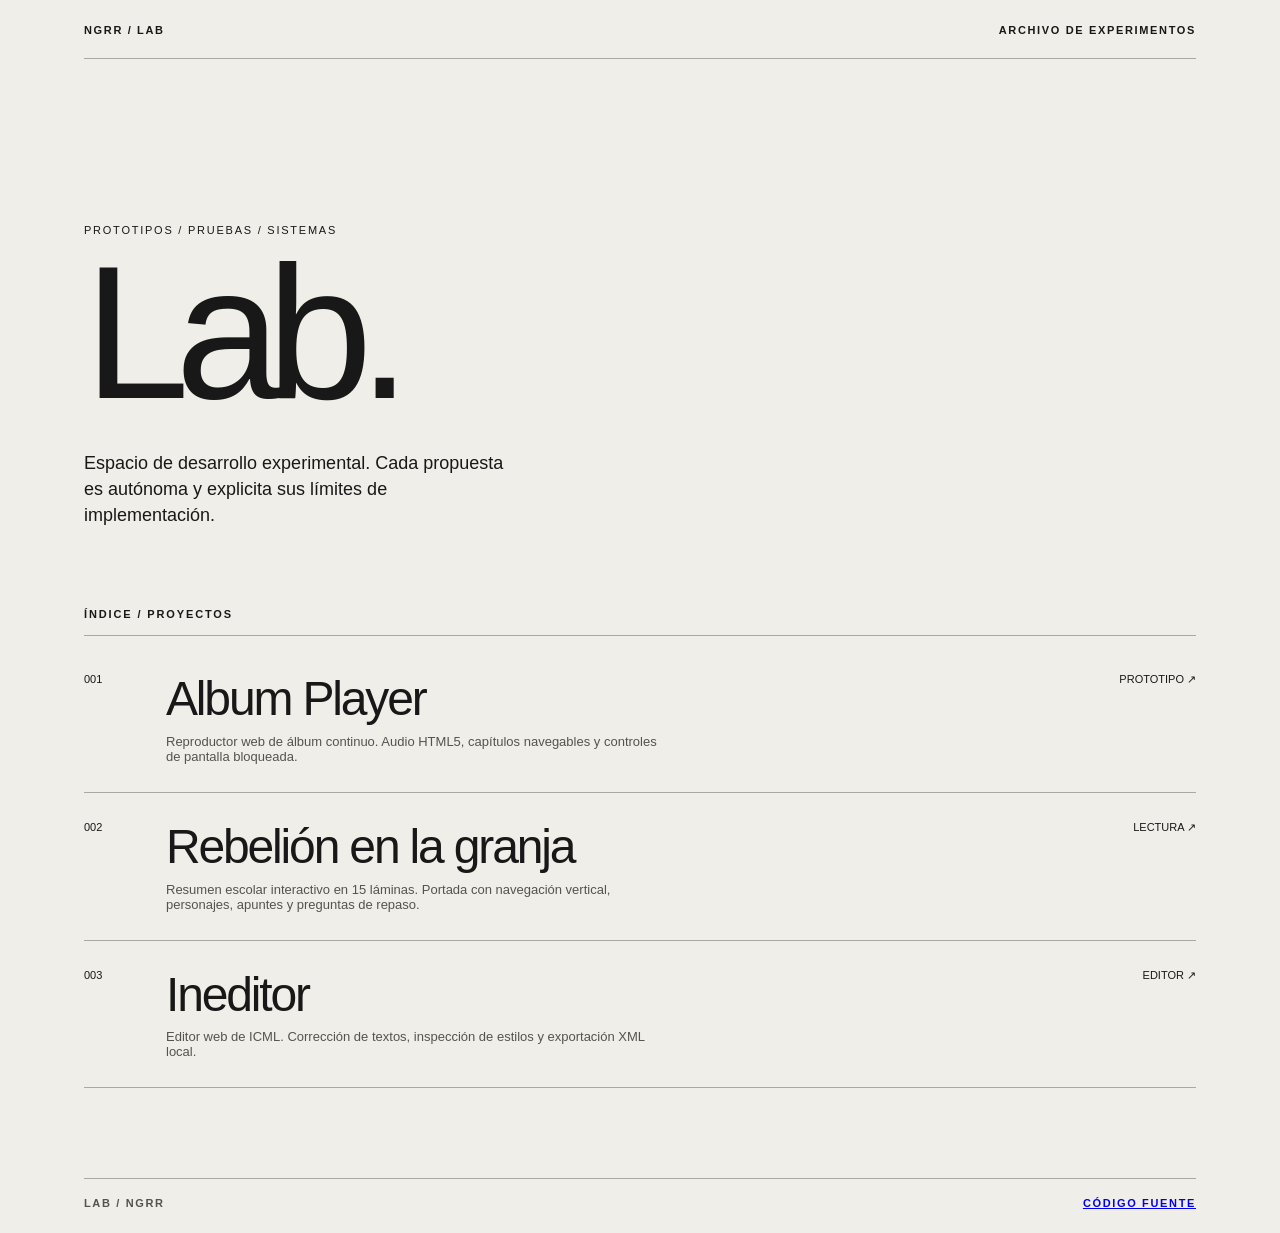
<file: index.html>
<!doctype html>
<html lang="es">
<head>
  <meta charset="utf-8">
  <meta name="viewport" content="width=device-width, initial-scale=1">
  <meta name="theme-color" content="#f0eee8">
  <title>LAB — NGRR</title>
  <style>
    :root { font-family: Arial, Helvetica, sans-serif; color: #181818; background: #f0eee8; }
    * { box-sizing: border-box; }
    body { max-width: 1240px; margin: auto; padding: 24px clamp(22px, 5vw, 70px); min-height: 100dvh; display: flex; flex-direction: column; }
    header, footer { display: flex; justify-content: space-between; gap: 20px; font-size: 11px; font-weight: bold; letter-spacing: .15em; }
    header { border-bottom: 1px solid #aaa8a1; padding-bottom: 22px; }
    main { flex: 1; padding: clamp(72px, 12vw, 160px) 0 90px; }
    .eyebrow { font-size: 11px; letter-spacing: .16em; }
    h1 { margin: 8px 0 16px; font-size: clamp(72px, 15vw, 190px); font-weight: 500; line-height: .9; letter-spacing: -.075em; }
    .subtitle { font-size: clamp(14px, 2vw, 18px); line-height: 1.45; max-width: 430px; margin: 32px 0 80px; }
    h2 { font-size: 11px; letter-spacing: .17em; padding-bottom: 15px; border-bottom: 1px solid #aaa8a1; font-weight: 600; }
    .project { display: grid; grid-template-columns: 64px 1fr auto; gap: 18px; align-items: start; padding: 28px 0; border-bottom: 1px solid #aaa8a1; text-decoration: none; color: inherit; }
    .number, .state { font-size: 11px; }
    .project-title { font-size: clamp(26px, 4vw, 48px); letter-spacing: -.045em; line-height: 1.1; display: block; }
    .description { font-size: 13px; display: block; max-width: 500px; margin-top: 8px; color: #55534f; }
    .project:hover .project-title { text-decoration: underline; text-underline-offset: 7px; }
    footer { border-top: 1px solid #aaa8a1; padding-top: 18px; color: #55534f; }
    @media (max-width: 630px) { .project { grid-template-columns: 38px 1fr; } .state { grid-column: 2; } .subtitle { margin-bottom: 60px; } }
  </style>
</head>
<body>
  <header><span>NGRR / LAB</span><span>ARCHIVO DE EXPERIMENTOS</span></header>
  <main>
    <p class="eyebrow">PROTOTIPOS / PRUEBAS / SISTEMAS</p>
    <h1>Lab.</h1>
    <p class="subtitle">Espacio de desarrollo experimental. Cada propuesta es autónoma y explicita sus límites de implementación.</p>
    <section aria-label="Experimentos">
      <h2>ÍNDICE / PROYECTOS</h2>
      <a class="project" href="./experiments/album-player/">
        <span class="number">001</span>
        <span><span class="project-title">Album Player</span><span class="description">Reproductor web de álbum continuo. Audio HTML5, capítulos navegables y controles de pantalla bloqueada.</span></span>
        <span class="state">PROTOTIPO ↗</span>
      </a>
      <a class="project" href="./experiments/rebelion-en-la-granja/">
        <span class="number">002</span>
        <span><span class="project-title">Rebelión en la granja</span><span class="description">Resumen escolar interactivo en 15 láminas. Portada con navegación vertical, personajes, apuntes y preguntas de repaso.</span></span>
        <span class="state">LECTURA ↗</span>
      </a>
      <a class="project" href="./Ineditor/">
        <span class="number">003</span>
        <span><span class="project-title">Ineditor</span><span class="description">Editor web de ICML. Corrección de textos, inspección de estilos y exportación XML local.</span></span>
        <span class="state">EDITOR ↗</span>
      </a>
    </section>
  </main>
  <footer><span>LAB / NGRR</span><span><a href="https://github.com/NGRR/Lab">CÓDIGO FUENTE</a></span></footer>
</body>
</html>
</file>
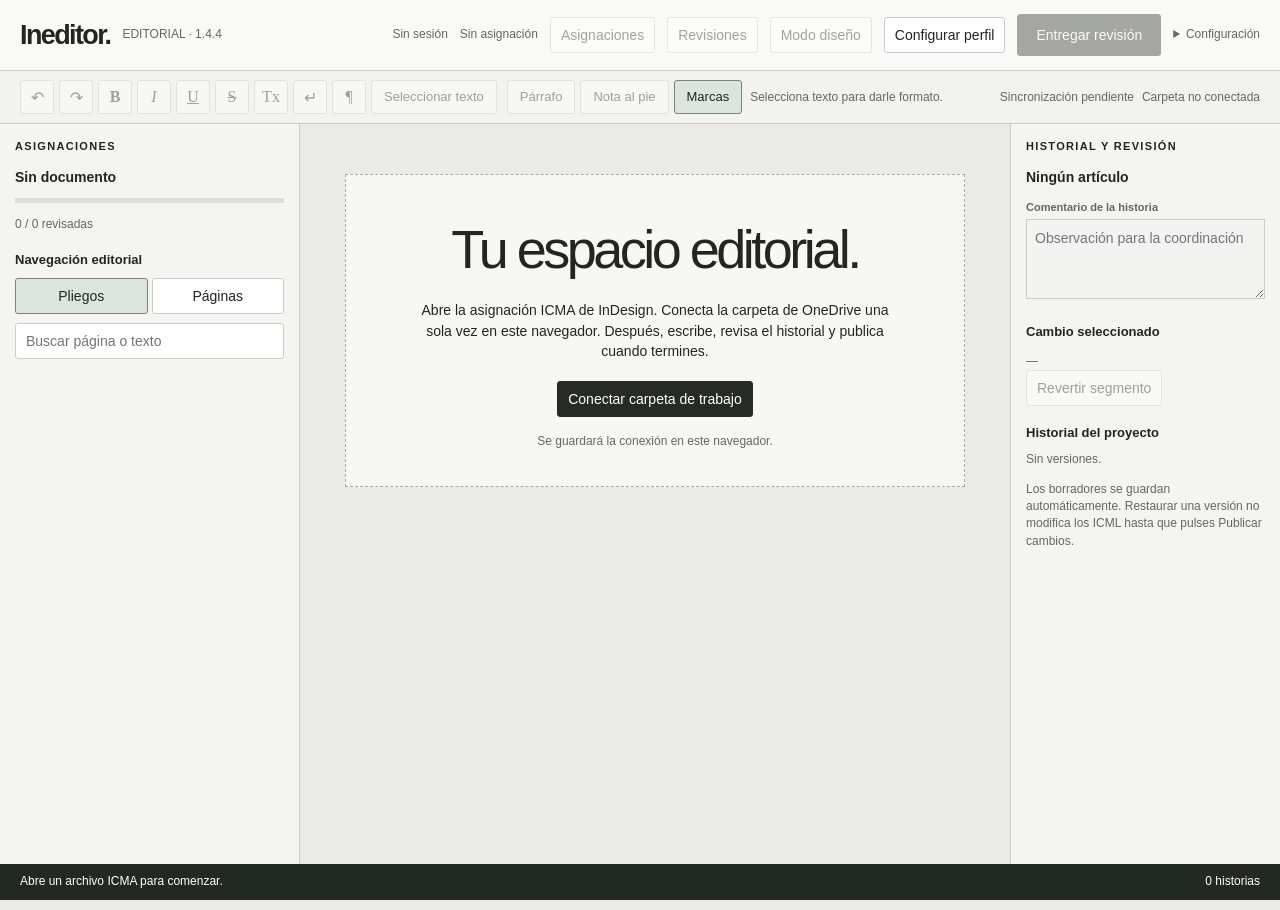
<file: Ineditor/index.html>
<!doctype html>
<html lang="es">
<head>
<meta charset="utf-8">
<meta name="viewport" content="width=device-width,initial-scale=1">
<meta name="theme-color" content="#f4f3ef">
<title>Ineditor — ICML Studio</title>
<script>if(!new URLSearchParams(location.search).has('icml'))location.replace('./assignment.html');</script>
<style>
:root{font:14px/1.5 Arial,Helvetica,sans-serif;color:#20201e;background:#f4f3ef;--line:#d4d2cb;--muted:#66645e;--paper:#fff;--accent:#435b50}
*{box-sizing:border-box}body{margin:0}button,input,select,textarea{font:inherit;color:inherit}button,select,input{min-height:36px;border:1px solid var(--line);background:white;border-radius:4px;padding:7px 10px}button{cursor:pointer}button:hover:not(:disabled){border-color:#20201e}button:disabled{opacity:.36;cursor:default}button.primary{background:#20201e;color:white;border-color:#20201e}a{color:inherit}header{padding:20px 28px;display:flex;align-items:center;justify-content:space-between;gap:16px;border-bottom:1px solid var(--line)}.identity{display:flex;align-items:baseline;gap:14px}.identity a,.micro{font-size:11px;letter-spacing:.12em;color:var(--muted);text-transform:uppercase}.identity strong{font-size:26px;letter-spacing:-.06em;line-height:1}.actions,.toolbar{display:flex;align-items:center;gap:8px;flex-wrap:wrap}.toolbar{padding:12px 28px;border-bottom:1px solid var(--line)}.toolbar input{width:185px}.toolbar .push{margin-left:auto}.workspace{display:grid;grid-template-columns:222px minmax(0,1fr) 300px;min-height:calc(100dvh - 160px)}aside{padding:22px 16px;min-width:0}aside.left{border-right:1px solid var(--line)}aside.right{border-left:1px solid var(--line)}h2{font-size:11px;font-weight:bold;letter-spacing:.14em;text-transform:uppercase;margin:0 0 13px}h3{font-size:12px;margin:20px 0 8px}.muted{color:var(--muted);font-size:12px}.filename{overflow-wrap:anywhere;font-weight:bold}.story{display:block;width:100%;text-align:left;margin:5px 0;overflow-wrap:anywhere}.story[aria-current=true]{background:#e4e8e3;border-color:#9baaa0}.main{padding:clamp(16px,4vw,52px);min-width:0}.paper{background:var(--paper);max-width:760px;min-height:60vh;margin:0 auto;padding:clamp(22px,6vw,66px);box-shadow:0 2px 18px #00000009;border:1px solid #e7e5df;overflow-wrap:anywhere}.empty{border:1px dashed #aaa79e;max-width:580px;margin:6vh auto;padding:42px 25px;text-align:center}.empty h1{font-size:clamp(40px,7vw,72px);line-height:1;letter-spacing:-.065em;font-weight:500;margin:0 0 15px}.empty p{color:var(--muted);max-width:380px;margin:0 auto 22px}.empty.drag{background:#e4e8e3}.p{white-space:pre-wrap;min-height:1.5em;margin:0 0 .65em;line-height:1.55}.run{cursor:text;border-radius:2px;outline:none;white-space:pre-wrap;box-decoration-break:clone;-webkit-box-decoration-break:clone}.run:hover{background:#e9ede7}.run.active{background:#e3ebe3;box-shadow:0 2px 0 #708476}.run:focus{outline:1px solid #8a9a88;outline-offset:1px}.run:empty::before{content:'∅';color:#999;font:12px Arial}.run.match{background:#fff0a8}.run.locked{cursor:default;color:#777;border-bottom:1px dashed #bbb}.object{font:10px Arial;color:#777;background:#eee;padding:2px 4px;user-select:none}.marks .run{border-bottom:1px dotted #a2a99f}.marks .break::before{content:'¶';color:#aaa;font:12px Arial}.right label{display:block;font-size:11px;color:var(--muted);margin:12px 0 4px}.right select,.right input,.right textarea{width:100%}.right textarea{border:1px solid var(--line);border-radius:4px;background:white;padding:10px;resize:vertical;min-height:110px;line-height:1.55}.right .actions{margin-top:8px}.meta{white-space:pre-wrap;overflow-wrap:anywhere;font-size:11px;color:var(--muted)}.status{position:sticky;bottom:0;background:#f4f3ef;border-top:1px solid var(--line);padding:10px 28px;display:flex;justify-content:space-between;gap:14px;flex-wrap:wrap;font-size:12px;color:var(--muted)}.status [role=status]{color:#343d34}.error{color:#a12b25!important}dialog{max-width:min(840px,94vw);width:100%;padding:20px;border:1px solid var(--line);border-radius:5px}dialog::backdrop{background:#0005}dialog pre{max-height:65vh;overflow:auto;background:#f5f5f2;padding:15px;white-space:pre-wrap;overflow-wrap:anywhere;font:12px/1.5 monospace}[hidden]{display:none!important}:focus-visible{outline:2px solid #58705e;outline-offset:2px}
@media(max-width:1050px){.workspace{grid-template-columns:170px minmax(0,1fr) 245px}.main{padding:18px}.paper{padding:28px}}
@media(max-width:760px){header,.toolbar{padding:12px 14px}.identity{gap:8px}.identity strong{font-size:23px}.workspace{display:flex;flex-direction:column}.left{border:0!important;border-bottom:1px solid var(--line)!important;padding:12px 14px}.left h2{margin-bottom:5px}#stories{display:flex;gap:6px;overflow-x:auto}.story{min-width:130px;width:auto}.right{border:0!important;border-top:1px solid var(--line)!important;padding:16px}.main{padding:12px}.paper{min-height:40vh;padding:22px}.toolbar .push{margin-left:0}.status{padding:8px 14px;position:static}.toolbar input{width:145px}header{flex-wrap:wrap}.empty{margin:16px auto}}
</style>
</head>
<body>
<header><div class="identity"><a href="../">LAB / NGRR</a><strong>Ineditor.</strong><span class="micro">ICML / 0.1</span></div><div class="actions"><a href="./assignment.html">Asignaciones ICMA</a><button id="open">Abrir ICML</button><button id="xml" disabled>Ver XML</button><button id="save" class="primary" disabled>Exportar ICML</button></div><input type="file" id="file" accept=".icml,.xml,application/xml,text/xml" hidden></header>
<div class="toolbar"><button id="undo" disabled>Deshacer</button><button id="redo" disabled>Rehacer</button><button id="marks" aria-pressed="false" disabled>Marcas ¶</button><input id="query" type="search" placeholder="Buscar texto" aria-label="Buscar texto" disabled><button id="next" disabled>Siguiente</button><span id="matches" class="muted"></span><span class="push muted">Procesamiento local · sin servidor</span></div>
<div class="workspace">
<aside class="left"><h2>Documento</h2><div class="filename" id="filename">Sin archivo</div><p class="muted" id="info">ICML · XML de Adobe InCopy</p><h3>Historias</h3><div id="stories"></div><h3>Recursos</h3><div class="muted" id="resources">—</div><p class="muted">Las marcas y objetos no editables se conservan en el XML.</p></aside>
<main class="main"><div id="empty" class="empty"><h1>Texto vivo.</h1><p>Abre o arrastra un archivo ICML. Edita sus segmentos de texto, consulta los estilos y exporta una copia para InCopy o InDesign.</p><button class="primary" id="emptyOpen">Seleccionar archivo</button> <button id="demo">Cargar ejemplo</button></div><article id="paper" class="paper" aria-label="Vista editorial" hidden></article></main>
<aside class="right"><h2>Inspector</h2><p class="muted" id="selection">Selecciona un fragmento en la vista editorial.</p><fieldset id="inspect" disabled style="border:0;padding:0;margin:0;min-width:0"><label for="para">Estilo de párrafo · rango completo</label><select id="para"></select><label for="char">Estilo de carácter · rango completo</label><select id="char"></select><label for="edit">Contenido del segmento</label><textarea id="edit" spellcheck="true" rows="5"></textarea><div class="actions"><button id="apply" type="button">Aplicar texto</button></div><label for="replace">Reemplazar coincidencias</label><input id="replace" placeholder="Texto nuevo"><div class="actions"><button id="replaceAll" type="button">Reemplazar en todas las historias</button></div><p class="meta" id="details"></p></fieldset><p class="muted">Vista tipográfica aproximada. No replica las páginas, fuentes ni la composición de InDesign. Los saltos de párrafo existentes permanecen intactos; los nuevos saltos dentro de un segmento son saltos suaves.</p></aside>
</div><footer class="status"><span role="status" id="status">Listo para abrir un documento.</span><span id="counts">0 palabras · 0 caracteres</span></footer>
<dialog id="xmlDialog"><div class="actions"><h2 style="margin:0;flex:1">XML de salida</h2><button id="closeXml">Cerrar</button></div><pre id="xmlText"></pre></dialog>
<script>
'use strict';
const $=id=>document.getElementById(id);
const parser=new DOMParser(), serializer=new XMLSerializer();
let doc=null,original='',name='',storyIndex=0,selected=null,segments=[],stories=[],styles={p:[],c:[]},history=[],future=[],dirty=false,marker=false,matchCursor=-1,liveBefore=null;
const tags=(root,tag)=>Array.from(root.getElementsByTagName('*')).filter(n=>n.localName===tag);
const ancestor=(n,tag)=>{for(let p=n.parentElement;p;p=p.parentElement)if(p.localName===tag)return p;return null};
const textOnly=n=>Array.from(n.childNodes).every(c=>c.nodeType===3||c.nodeType===4);
const contentValue=n=>n.textContent||'';
const serialize=()=>{let xml=serializer.serializeToString(doc);if(!/^<\?xml\b/.test(xml)){const head=original.match(/^\s*(<\?xml[^?]*\?>)/i);xml=(head?head[1].replace(/encoding\s*=\s*(['"])[^'"]+\1/i,'encoding="UTF-8"'):'<?xml version="1.0" encoding="UTF-8" standalone="yes"?>')+'\n'+xml}return xml};
function parse(xml){if(/<!DOCTYPE|<!ENTITY/i.test(xml))throw Error('No se admiten DTD ni declaraciones ENTITY.');const d=parser.parseFromString(xml,'application/xml');if(d.getElementsByTagName('parsererror').length||d.documentElement.localName!=='Document'||!tags(d,'Story').length)throw Error('XML inválido o no es un documento ICML con historias.');return d}
function notify(msg,error=false){$('status').textContent=msg;$('status').classList.toggle('error',error)}
function snapshot(){return serialize()}
function checkpoint(before){if(before===serialize())return;history.push(before);if(history.length>60)history.shift();future=[];dirty=true;buttons()}
function buttons(){const loaded=!!doc;for(const id of ['save','xml','query','marks'])$(id).disabled=!loaded;$('undo').disabled=!history.length;$('redo').disabled=!future.length;$('next').disabled=!loaded||!$('query').value}
function isEditable(n,s){if(ancestor(n,'Story')!==s||!textOnly(n)||!ancestor(n,'CharacterStyleRange'))return false;const p=ancestor(n,'ParagraphStyleRange');if(!p||ancestor(p,'ParagraphStyleRange'))return false;for(let x=n.parentElement;x&&x!==p;x=x.parentElement)if(!['CharacterStyleRange','XMLElement','HyperlinkTextSource','Change'].includes(x.localName))return false;return true} function allEditable(){return stories.flatMap(s=>tags(s,'Content').filter(n=>isEditable(n,s)))}
function labelStyle(s){return s.getAttribute('Name')||s.getAttribute('Self')||'(sin nombre)'}
function setup(){stories=tags(doc,'Story');styles.p=tags(doc,'ParagraphStyle').filter(n=>n.hasAttribute('Self'));styles.c=tags(doc,'CharacterStyle').filter(n=>n.hasAttribute('Self'));storyIndex=Math.min(storyIndex,stories.length-1);$('filename').textContent=name;$('info').textContent='DOM '+(doc.documentElement.getAttribute('DOMVersion')||'—')+' · '+stories.length+' historias';$('resources').textContent=styles.p.length+' estilos de párrafo · '+styles.c.length+' estilos de carácter';$('empty').hidden=true;$('paper').hidden=false;renderStories();render();buttons()}
function renderStories(){$('stories').replaceChildren();stories.forEach((s,i)=>{const b=document.createElement('button');b.className='story';b.textContent='Historia '+(i+1)+' · '+(s.getAttribute('Self')||'');b.setAttribute('aria-current',String(i===storyIndex));b.onclick=()=>{finishLive();storyIndex=i;renderStories();render()};$('stories').append(b)})}
function styleObject(list,id){return list.find(x=>x.getAttribute('Self')===id)}
function prop(n,key){if(!n)return null;const direct=n.getAttribute(key);if(direct!==null)return direct;const p=Array.from(n.children).find(x=>x.localName==='Properties');const child=p&&Array.from(p.children).find(x=>x.localName===key);return child?child.textContent:null}
function inherited(list,id,key,seen=new Set){if(!id||seen.has(id))return null;seen.add(id);const s=styleObject(list,id);return prop(s,key)??inherited(list,prop(s,'BasedOn'),key,seen)}
function decorate(el,n){const p=ancestor(n,'ParagraphStyleRange'),c=ancestor(n,'CharacterStyleRange');if(!p||!c)return;const get=k=>prop(c,k)??inherited(styles.c,c.getAttribute('AppliedCharacterStyle'),k)??prop(p,k)??inherited(styles.p,p.getAttribute('AppliedParagraphStyle'),k);const fs=get('FontStyle')||'';if(/bold|black|heavy|semibold/i.test(fs))el.style.fontWeight='bold';if(/italic|oblique/i.test(fs))el.style.fontStyle='italic';const size=Number(get('PointSize'));if(size>=5&&size<=100)el.style.fontSize=size+'pt';const deco=[];if(get('Underline')==='true')deco.push('underline');if(get('StrikeThru')==='true')deco.push('line-through');el.style.textDecoration=deco.join(' ');const font=get('AppliedFont');if(font)el.style.fontFamily=JSON.stringify(font)+', Georgia, serif'}
function render(){selected=null;segments=[];const paper=$('paper');paper.replaceChildren();paper.classList.toggle('marks',marker);const story=stories[storyIndex];const ranges=tags(story,'ParagraphStyleRange').filter(n=>ancestor(n,'Story')===story&&!ancestor(n,'ParagraphStyleRange'));let line=null;
function newLine(p){line=document.createElement('div');line.className='p';const j=prop(p,'Justification')??inherited(styles.p,p.getAttribute('AppliedParagraphStyle'),'Justification');if(j==='CenterAlign')line.style.textAlign='center';if(j==='RightAlign')line.style.textAlign='right';if(j&&j.includes('Justified'))line.style.textAlign='justify';paper.append(line)}
function walk(n,p){for(const child of n.children){const t=child.localName;if(t==='Properties')continue;if(t==='Br'){const m=document.createElement('span');m.className='break';line.append(m);newLine(p);continue}if(t==='Content'){const span=document.createElement('span');span.className='run';span.textContent=contentValue(child);decorate(span,child);if(isEditable(child,story)){span.contentEditable='plaintext-only';if(span.contentEditable!=='plaintext-only')span.contentEditable='true';span.spellcheck=true;span.setAttribute('aria-label','Segmento de texto editable');span.tabIndex=0;span.addEventListener('focus',()=>{selectSegment(child,span);liveBefore=snapshot()});span.addEventListener('beforeinput',e=>{if(['insertParagraph','insertLineBreak','insertFromDrop','formatBold','formatItalic','formatUnderline'].includes(e.inputType))e.preventDefault()});span.addEventListener('keydown',e=>{if(e.key==='Enter'){e.preventDefault();document.execCommand('insertText',false,'\u2028')}});span.addEventListener('paste',e=>{e.preventDefault();document.execCommand('insertText',false,(e.clipboardData.getData('text/plain')||'').replace(/\r\n|\r|\n/g,'\u2028'))});span.addEventListener('drop',e=>e.preventDefault());span.addEventListener('input',()=>{child.textContent=span.textContent.replace(/\r\n|\r|\n/g,'\u2028');$('edit').value=contentValue(child);dirty=true;updateCounts();highlight(false)});span.addEventListener('blur',finishLive);segments.push({node:child,el:span})}else{span.classList.add('locked');span.title='Contenido XML mixto protegido'}line.append(span);continue}
if(['CharacterStyleRange','XMLElement','HyperlinkTextSource','Change'].includes(t)){walk(child,p);continue}const obj=document.createElement('span');obj.className='object';obj.textContent='['+t+']';obj.title='Elemento XML protegido';line.append(obj)}}
for(const p of ranges){if(!line||line.childNodes.length)newLine(p);walk(p,p)}if(!ranges.length){const msg=document.createElement('p');msg.textContent='Esta historia no contiene rangos de párrafo compatibles.';paper.append(msg)}clearInspector();updateCounts();highlight()}
function clearInspector(){$('inspect').disabled=true;$('selection').textContent='Selecciona un fragmento en la vista editorial.';$('edit').value='';$('details').textContent=''}
function options(select,list,current){select.replaceChildren();const values=new Set;for(const s of list){const id=s.getAttribute('Self');if(values.has(id))continue;values.add(id);select.add(new Option(labelStyle(s),id))}if(!values.has(current))select.add(new Option(current||'(sin asignar)',current||''));select.value=current||''}
function selectSegment(n,el){if(selected&&selected.el!==el)selected.el.classList.remove('active');selected={node:n,el};el.classList.add('active');const p=ancestor(n,'ParagraphStyleRange'),c=ancestor(n,'CharacterStyleRange');$('inspect').disabled=false;$('selection').textContent='Historia '+(storyIndex+1)+' / segmento '+(segments.findIndex(x=>x.node===n)+1);options($('para'),styles.p,p.getAttribute('AppliedParagraphStyle'));options($('char'),styles.c,c.getAttribute('AppliedCharacterStyle'));$('edit').value=contentValue(n);$('details').textContent='Los estilos se aplican al rango XML completo, no a una selección parcial.'}
function finishLive(){if(liveBefore!==null){const before=liveBefore;liveBefore=null;checkpoint(before);updateCounts();buttons()}}
function updateCounts(){if(!doc)return;const strings=allEditable().map(contentValue);const text=strings.join(' ');const words=text.trim()?text.trim().split(/\s+/u).length:0;const chars=strings.reduce((a,s)=>a+Array.from(s).length,0);$('counts').textContent=words+' palabras aprox. · '+chars+' caracteres editables'+(dirty?' · cambios locales':'')}
function highlight(reset=true){if(reset)matchCursor=-1;const q=$('query').value.toLocaleLowerCase();let total=0;for(const s of segments){const has=q&&contentValue(s.node).toLocaleLowerCase().includes(q);s.el.classList.toggle('match',!!has);if(has)total++}$('matches').textContent=q?total+' segmentos en esta historia':'';buttons()}
function restore(xml){doc=parse(xml);dirty=true;setup();notify('Cambio restaurado.')}
function load(xml,filename){const d=parse(xml);if(dirty&&!confirm('Hay cambios sin exportar. ¿Abrir otro documento?'))return;doc=d;original=xml;name=filename;storyIndex=0;history=[];future=[];dirty=false;liveBefore=null;$('query').value='';setup();notify('Documento abierto. Edita el texto directamente o usa el inspector.')}
async function readFile(f){if(!f)return;try{if(f.size>25*1024*1024)throw Error('El límite local es de 25 MB.');const bytes=await f.arrayBuffer();const head=new Uint8Array(bytes,0,Math.min(4,bytes.byteLength));const enc=head[0]===255&&head[1]===254?'utf-16le':head[0]===254&&head[1]===255?'utf-16be':'utf-8';const xml=new TextDecoder(enc,{fatal:true}).decode(bytes);load(xml,f.name)}catch(e){notify(e.message,true)}}
$('open').onclick=$('emptyOpen').onclick=()=>$('file').click();$('file').onchange=e=>{readFile(e.target.files[0]);e.target.value=''};
for(const event of ['dragover','dragleave','drop'])$('empty').addEventListener(event,e=>{e.preventDefault();$('empty').classList.toggle('drag',event==='dragover');if(event==='drop')readFile(e.dataTransfer.files[0])});
$('demo').onclick=()=>{try{load('<?xml version="1.0" encoding="UTF-8" standalone="yes"?>\n<?aid SnippetType="InCopyInterchange"?>\n<Document DOMVersion="20.0" Self="d"><RootParagraphStyleGroup><ParagraphStyle Self="ParagraphStyle/Body" Name="Body" PointSize="12"/><ParagraphStyle Self="ParagraphStyle/Title" Name="Title" PointSize="24" FontStyle="Bold"/></RootParagraphStyleGroup><RootCharacterStyleGroup><CharacterStyle Self="CharacterStyle/Normal" Name="Normal"/><CharacterStyle Self="CharacterStyle/Emphasis" Name="Emphasis" FontStyle="Italic"/></RootCharacterStyleGroup><Story Self="s1"><ParagraphStyleRange AppliedParagraphStyle="ParagraphStyle/Title"><CharacterStyleRange AppliedCharacterStyle="CharacterStyle/Normal"><Content>Una historia editable</Content><Br/></CharacterStyleRange></ParagraphStyleRange><ParagraphStyleRange AppliedParagraphStyle="ParagraphStyle/Body"><CharacterStyleRange AppliedCharacterStyle="CharacterStyle/Normal"><Content>Este es un ejemplo de texto con </Content></CharacterStyleRange><CharacterStyleRange AppliedCharacterStyle="CharacterStyle/Emphasis"><Content>estilo de carácter</Content></CharacterStyleRange><CharacterStyleRange AppliedCharacterStyle="CharacterStyle/Normal"><Content>. Selecciona cualquier fragmento para editarlo.</Content></CharacterStyleRange></ParagraphStyleRange></Story></Document>','ejemplo-estructural.icml');notify('Ejemplo estructural sintético; no certificado por Adobe.')}catch(e){notify(e.message,true)}};
$('apply').onclick=()=>{if(!selected)return;finishLive();const before=snapshot();selected.node.textContent=$('edit').value.replace(/\r\n|\r|\n/g,'\u2028');selected.el.textContent=contentValue(selected.node);checkpoint(before);updateCounts();highlight();notify('Texto aplicado.')};
for(const [id,tag,attr] of [['para','ParagraphStyleRange','AppliedParagraphStyle'],['char','CharacterStyleRange','AppliedCharacterStyle']])$(id).onchange=()=>{if(!selected)return;finishLive();const before=snapshot(),n=selected.node;ancestor(n,tag).setAttribute(attr,$(id).value);checkpoint(before);render();const s=segments.find(x=>x.node===n);if(s)selectSegment(n,s.el);notify('Estilo aplicado al rango completo.')};
$('query').oninput=()=>highlight();$('next').onclick=()=>{const matches=segments.filter(s=>s.el.classList.contains('match'));if(!matches.length)return;matchCursor=(matchCursor+1)%matches.length;const s=matches[matchCursor];s.el.scrollIntoView({block:'center'});s.el.focus()};
$('replaceAll').onclick=()=>{const q=$('query').value;if(!q)return notify('Escribe primero el texto a buscar.',true);finishLive();let count=0;const before=snapshot(),replacement=$('replace').value.replace(/\r\n|\r|\n/g,'\u2028');const re=new RegExp(q.replace(/[.*+?^${}()|[\]\\]/g,'\\$&'),'giu');for(const n of allEditable()){const text=contentValue(n);const result=text.replace(re,()=>{count++;return replacement});if(result!==text)n.textContent=result}checkpoint(before);render();notify(count+' coincidencias reemplazadas en segmentos individuales.')};
$('undo').onclick=()=>{finishLive();if(!history.length)return;future.push(snapshot());restore(history.pop());buttons()};$('redo').onclick=()=>{finishLive();if(!future.length)return;history.push(snapshot());restore(future.pop());buttons()};
$('marks').onclick=()=>{marker=!marker;$('marks').setAttribute('aria-pressed',String(marker));$('paper').classList.toggle('marks',marker)};
$('xml').onclick=()=>{finishLive();$('xmlText').textContent=dirty?serialize():original;$('xmlDialog').showModal()};$('closeXml').onclick=()=>$('xmlDialog').close();
$('save').onclick=()=>{try{finishLive();let xml=dirty?serialize():original;xml=xml.replace(/^(\s*<\?xml[^?]*encoding\s*=\s*)(['"])[^'"]+\2/i,'$1"UTF-8"');parse(xml);const blob=new Blob([xml],{type:'application/xml;charset=utf-8'});const url=URL.createObjectURL(blob);const a=document.createElement('a');a.href=url;a.download=name.replace(/\.(icml|xml)$/i,'')+'-editado.icml';document.body.append(a);a.click();a.remove();setTimeout(()=>URL.revokeObjectURL(url),3000);notify('Copia ICML preparada. Validación XML correcta.');dirty=false;original=xml;updateCounts()}catch(e){notify(e.message,true)}};
window.addEventListener('beforeunload',e=>{if(dirty){e.preventDefault();e.returnValue=''}});
window.addEventListener('keydown',e=>{if((e.ctrlKey||e.metaKey)&&e.key.toLowerCase()==='s'&&doc){e.preventDefault();$('save').click()}});
</script>
</body>
</html>
</file>
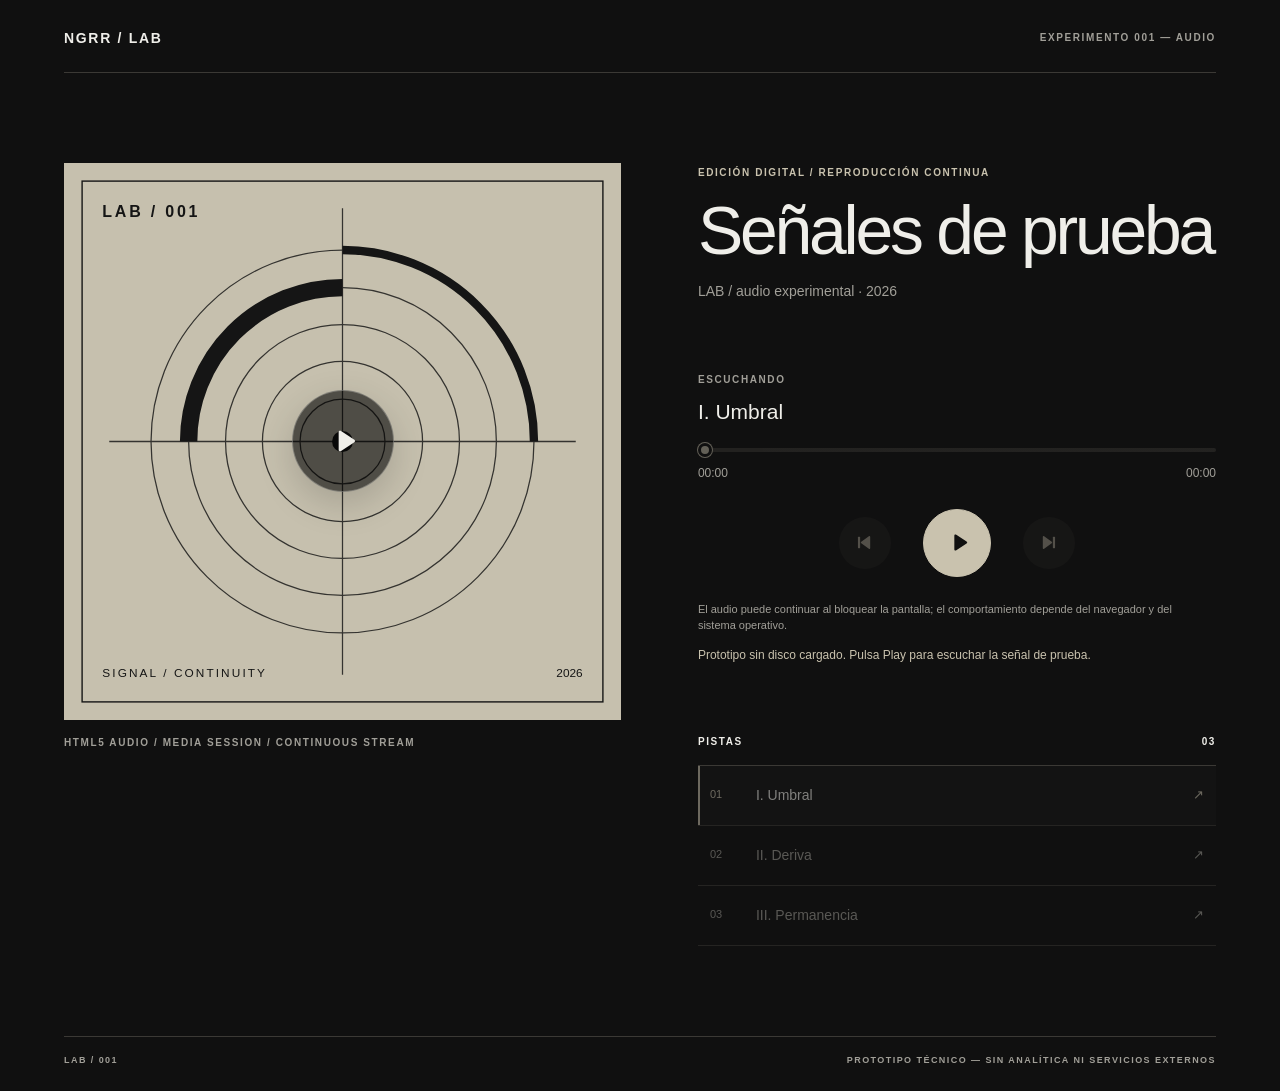
<file: experiments/album-player/index.html>
<!doctype html>
<html lang="es">
<head>
  <meta charset="utf-8">
  <meta name="viewport" content="width=device-width, initial-scale=1, viewport-fit=cover">
  <meta name="theme-color" content="#101010">
  <meta name="description" content="Experimento de reproductor web de álbum continuo con controles de sistema.">
  <title>Album Player — LAB/001</title>
  <link rel="stylesheet" href="./styles.css">
  <script type="module" src="./player.js"></script>
</head>
<body>
  <main class="page">
    <header class="topbar">
      <a class="brand" href="https://github.com/NGRR/Lab">NGRR / LAB</a>
      <span class="index">EXPERIMENTO 001 — AUDIO</span>
    </header>

    <section class="player" aria-label="Reproductor de álbum">
      <div class="art-column">
        <div class="cover-frame">
          <img id="cover" src="./cover.svg" alt="Portada del álbum" width="800" height="800">
          <button id="cover-play" class="cover-play" type="button" aria-label="Reproducir álbum" disabled>
            <svg class="media-icon icon-play" viewBox="0 0 24 24" aria-hidden="true" focusable="false"><path d="M8 5.25a1 1 0 0 1 1.52-.85l10.25 6.75a1 1 0 0 1 0 1.7L9.52 19.6A1 1 0 0 1 8 18.75Z"/></svg>
            <svg class="media-icon icon-pause" viewBox="0 0 24 24" aria-hidden="true" focusable="false"><rect x="6.5" y="4.5" width="4" height="15" rx="1"/><rect x="13.5" y="4.5" width="4" height="15" rx="1"/></svg>
          </button>
        </div>
        <p class="technical">HTML5 AUDIO / MEDIA SESSION / CONTINUOUS STREAM</p>
      </div>

      <div class="content-column">
        <p class="eyebrow">EDICIÓN DIGITAL / REPRODUCCIÓN CONTINUA</p>
        <h1 id="album-title">Álbum sin título</h1>
        <p class="byline"><span id="album-artist">Artista</span> <span aria-hidden="true">·</span> <span id="album-year">2026</span></p>

        <div class="now-playing">
          <span class="section-label">ESCUCHANDO</span>
          <p id="current-track" class="current-track">Sin reproducción</p>
          <div class="timeline">
            <label class="visually-hidden" for="seek">Posición del álbum</label>
            <input id="seek" type="range" min="0" max="100" step="0.1" value="0" disabled>
            <div class="times"><span id="elapsed">00:00</span><span id="duration">00:00</span></div>
          </div>
          <div class="transport">
            <button id="previous" class="transport-secondary" type="button" aria-label="Pista anterior" disabled><svg class="media-icon" viewBox="0 0 24 24" aria-hidden="true" focusable="false"><rect x="4.5" y="5.5" width="2.5" height="13" rx=".7"/><path d="M18.5 5.6a1 1 0 0 0-1.5-.85L8.3 11.1a1.1 1.1 0 0 0 0 1.8l8.7 6.35a1 1 0 0 0 1.5-.85Z"/></svg></button>
            <button id="play" class="transport-primary" type="button" aria-label="Reproducir" disabled><svg class="media-icon icon-play" viewBox="0 0 24 24" aria-hidden="true" focusable="false"><path d="M8 5.25a1 1 0 0 1 1.52-.85l10.25 6.75a1 1 0 0 1 0 1.7L9.52 19.6A1 1 0 0 1 8 18.75Z"/></svg><svg class="media-icon icon-pause" viewBox="0 0 24 24" aria-hidden="true" focusable="false"><rect x="6.5" y="4.5" width="4" height="15" rx="1"/><rect x="13.5" y="4.5" width="4" height="15" rx="1"/></svg></button>
            <button id="next" class="transport-secondary" type="button" aria-label="Pista siguiente" disabled><svg class="media-icon" viewBox="0 0 24 24" aria-hidden="true" focusable="false"><rect x="17" y="5.5" width="2.5" height="13" rx=".7"/><path d="M5.5 5.6a1 1 0 0 1 1.5-.85l8.7 6.35a1.1 1.1 0 0 1 0 1.8L7 19.25a1 1 0 0 1-1.5-.85Z"/></svg></button>
          </div>
          <p class="hint">El audio puede continuar al bloquear la pantalla; el comportamiento depende del navegador y del sistema operativo.</p>
          <p id="status" class="status" role="status" aria-live="polite">Inicializando…</p>
        </div>

        <div class="track-section">
          <div class="track-heading"><span>PISTAS</span><span id="track-count">00</span></div>
          <ol id="tracks" class="tracks" aria-label="Listado de pistas"></ol>
        </div>
      </div>
    </section>

    <footer class="footer"><span>LAB / 001</span><span>PROTOTIPO TÉCNICO — SIN ANALÍTICA NI SERVICIOS EXTERNOS</span></footer>
    <audio id="audio" preload="metadata"></audio>
  </main>
</body>
</html>
</file>
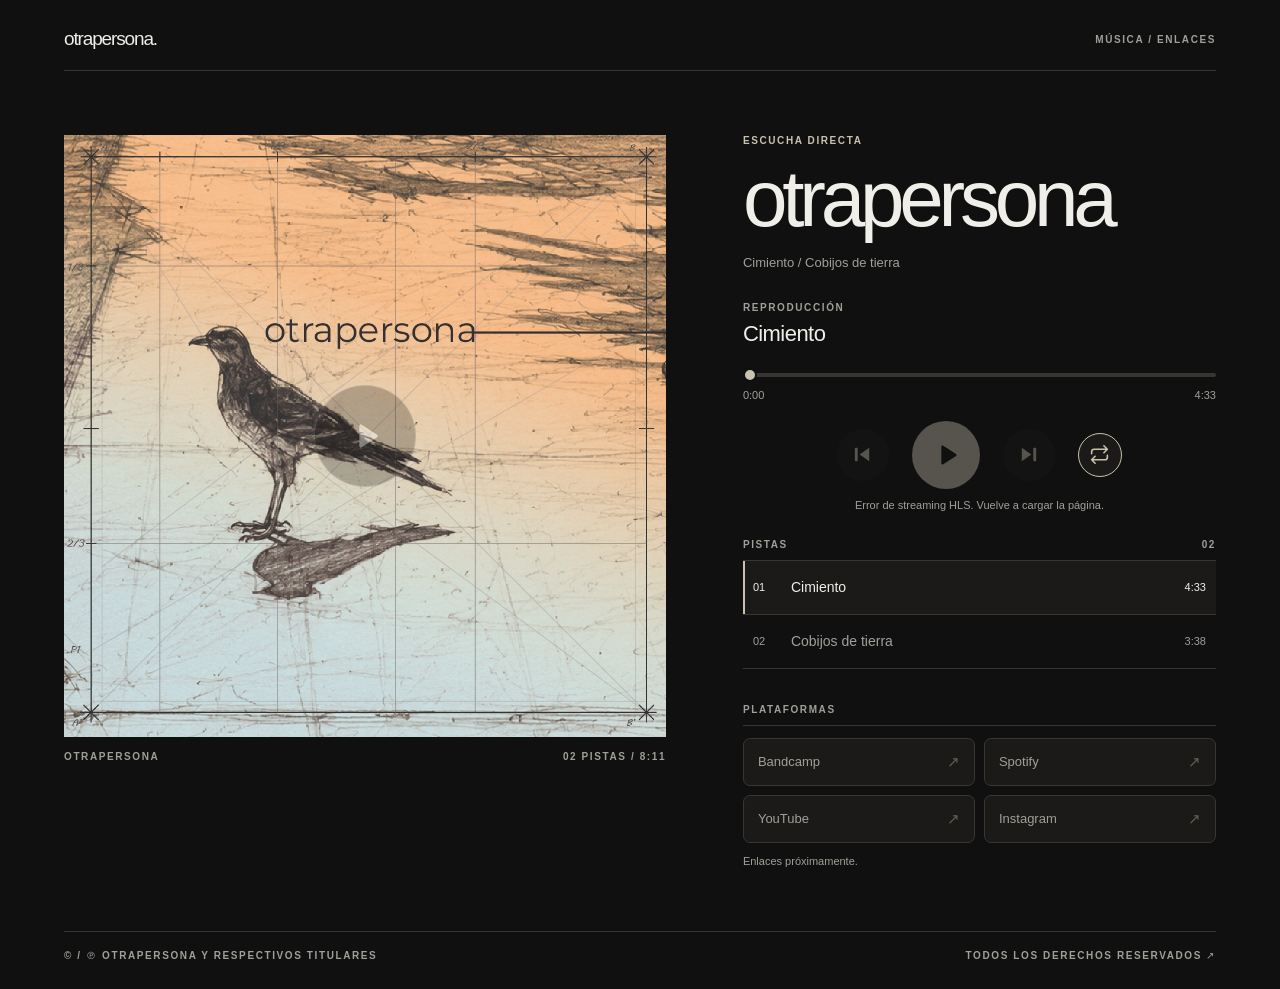
<file: experiments/otrapersona/index.html>
<!doctype html>
<html lang="es">
<head>
<meta charset="utf-8"><meta name="viewport" content="width=device-width, initial-scale=1, viewport-fit=cover"><meta name="theme-color" content="#101010">
<meta name="description" content="Otrapersona — música y plataformas oficiales."><title>otrapersona</title>
<style>
:root{color-scheme:dark;--bg:#101010;--panel:#1b1a18;--line:#383632;--ink:#efeee9;--muted:#a19f98;--ochre:#c9c2ae;font-family:Helvetica Neue,Helvetica,Arial,sans-serif;font-synthesis:none}*{box-sizing:border-box}body{margin:0;background:var(--bg);color:var(--ink);-webkit-font-smoothing:antialiased}button,a,input{-webkit-tap-highlight-color:transparent}button{font:inherit;cursor:pointer;touch-action:manipulation}button:disabled{opacity:.38;cursor:default}button:focus-visible,a:focus-visible,input:focus-visible{outline:2px solid var(--ochre);outline-offset:4px}a{color:inherit;text-decoration:none}.page{max-width:1350px;margin:auto;min-height:100dvh;padding:28px clamp(22px,5vw,76px);display:flex;flex-direction:column}.top,.foot{display:flex;align-items:center;justify-content:space-between;gap:14px;padding:0 0 20px;border-bottom:1px solid var(--line)}.wordmark{font-size:19px;letter-spacing:-.06em;font-weight:500}.small,.label{font-size:10px;letter-spacing:.16em;text-transform:uppercase;font-weight:600;color:var(--muted)}.layout{display:grid;grid-template-columns:minmax(0,1.12fr) minmax(0,.88fr);gap:clamp(35px,6vw,88px);padding:clamp(32px,5vw,66px) 0;align-items:start}.cover{position:relative;aspect-ratio:1;background:var(--panel);isolation:isolate;overflow:hidden;display:grid;place-items:center}.cover img{width:100%;height:100%;object-fit:contain;display:block}.cover img[hidden]{display:none}.cover-play,.control{display:grid;place-items:center;border:0;border-radius:50%;color:var(--ink);padding:0}.cover-play{position:absolute;inset:50% auto auto 50%;transform:translate(-50%,-50%);width:clamp(76px,9vw,102px);aspect-ratio:1;background:rgba(0,0,0,.6);border:1px solid rgba(239,238,233,.3)}.cover-play svg{width:34px;height:34px}.cover-caption{display:flex;justify-content:space-between;margin-top:14px;gap:14px}.fallback{color:var(--muted);font-size:14px}.fallback[hidden]{display:none}.right{min-width:0}.kicker{margin:0 0 12px;color:var(--ochre)}h1{font-size:clamp(43px,6.25vw,86px);letter-spacing:-.065em;line-height:1.02;font-weight:400;margin:0 0 15px;overflow-wrap:anywhere}.sub{font-size:13px;color:var(--muted);margin:0 0 32px}.current{font-size:22px;letter-spacing:-.025em;margin:8px 0 14px}.range{--progress:0%;appearance:none;-webkit-appearance:none;width:100%;height:28px;margin:0;cursor:pointer;background:transparent;display:block}.range::-webkit-slider-runnable-track{height:4px;border-radius:4px;background:linear-gradient(to right,var(--ochre) var(--progress),var(--line) var(--progress))}.range::-moz-range-track{height:4px;border-radius:4px;background:linear-gradient(to right,var(--ochre) var(--progress),var(--line) var(--progress))}.range::-webkit-slider-thumb{appearance:none;-webkit-appearance:none;width:14px;height:14px;border-radius:50%;background:var(--ochre);margin-top:-5px;border:2px solid var(--bg)}.range::-moz-range-thumb{width:12px;height:12px;border-radius:50%;background:var(--ochre);border:2px solid var(--bg)}.times{display:flex;justify-content:space-between;font-size:11px;color:var(--muted);font-variant-numeric:tabular-nums}.transport{display:flex;justify-content:center;align-items:center;gap:23px;margin:20px 0 10px}.control{width:52px;height:52px;background:var(--panel);color:var(--ochre)}.control.primary{width:68px;height:68px;color:var(--bg);background:var(--ochre)}svg.icon{width:23px;height:23px;fill:currentColor}.primary svg{width:28px;height:28px}.cover-play svg.icon{width:34px;height:34px}.pause-icon{display:none}.playing .play-icon{display:none}.playing .pause-icon{display:block}.status{margin:10px 0 24px;min-height:16px;color:var(--muted);font-size:11px;text-align:center}.heading{display:flex;justify-content:space-between;align-items:center;margin:0;padding:0 0 10px;border-bottom:1px solid var(--line)}.tracks{list-style:none;margin:0;padding:0}.track{width:100%;display:grid;grid-template-columns:28px minmax(0,1fr) auto;align-items:center;gap:10px;text-align:left;background:transparent;border:0;border-bottom:1px solid var(--line);color:var(--muted);min-height:54px;padding:12px 10px}.track.active{color:var(--ink);background:var(--panel);box-shadow:inset 2px 0 var(--ochre)}.track .number,.track .time{font-size:11px;font-variant-numeric:tabular-nums}.track .name{font-size:14px}.platforms{margin-top:35px}.links{display:grid;grid-template-columns:1fr 1fr;gap:9px;margin-top:12px}.platform{min-height:48px;display:flex;align-items:center;justify-content:space-between;gap:10px;border:1px solid var(--line);background:var(--panel);border-radius:7px;padding:13px 14px;font-size:13px}.platform[aria-disabled=true]{color:var(--muted);cursor:default}.platform .arr{font-size:15px;color:var(--ochre)}.platform[aria-disabled=true] .arr{opacity:.4}.links-note{font-size:11px;color:var(--muted);margin:12px 0 0}.foot{margin-top:auto;border-bottom:0;border-top:1px solid var(--line);padding:18px 0 0}.sr{position:absolute;width:1px;height:1px;overflow:hidden;clip-path:inset(50%)}@media(hover:hover){.cover-play:not(:disabled):hover{background:rgba(0,0,0,.76)}.control:not(:disabled):hover{filter:brightness(1.17)}.track:not(:disabled):hover{background:var(--panel);color:var(--ink)}a.platform:hover{border-color:var(--ochre);color:var(--ink)}}@media(prefers-reduced-motion:no-preference){button,a{transition:background-color .18s,border-color .18s,filter .18s,color .18s}}@media(max-width:780px){.page{padding:18px 20px 24px}.layout{grid-template-columns:1fr;gap:28px;padding:24px 0 36px}.cover-caption{margin-top:10px}h1{font-size:clamp(44px,11vw,72px)}.sub{margin-bottom:24px}.platforms{margin-top:30px}.cover-play{width:85px}.foot{gap:8px}.small,.label{font-size:9px}.status{margin-bottom:21px}}
.transport{position:relative;gap:clamp(12px,4vw,23px)}.control.repeat{width:44px;height:44px;color:var(--muted);background:transparent;border:1px solid transparent;flex-shrink:0}.control.repeat .icon{fill:none;stroke:currentColor;stroke-width:1.8;stroke-linecap:round;stroke-linejoin:round;width:21px;height:21px}.control.repeat[aria-pressed=true]{color:var(--ochre);background:var(--panel);border-color:var(--ochre)}.control.repeat:not([aria-pressed=true]){opacity:.75}.transport .control{flex-shrink:0}
@media(max-width:340px){.transport{gap:10px}.transport .control:not(.primary){width:44px;height:44px}.transport .control.primary{width:60px;height:60px}}
</style>
</head>
<body>
<svg xmlns="http://www.w3.org/2000/svg" style="position:absolute;width:0;height:0" aria-hidden="true"><defs><symbol id="i-play" viewBox="0 0 24 24"><path d="M8 4.8a1 1 0 0 1 1.6-.8l11 7.2a1 1 0 0 1 0 1.6l-11 7.2a1 1 0 0 1-1.6-.8z"/></symbol><symbol id="i-pause" viewBox="0 0 24 24"><rect x="6" y="5" width="4" height="14" rx="1"/><rect x="14" y="5" width="4" height="14" rx="1"/></symbol><symbol id="i-prev" viewBox="0 0 24 24"><rect x="4" y="5" width="3" height="14" rx="1"/><path d="M19 5v14L9 12z"/></symbol><symbol id="i-next" viewBox="0 0 24 24"><rect x="17" y="5" width="3" height="14" rx="1"/><path d="M5 5v14l10-7z"/></symbol><symbol id="i-repeat" viewBox="0 0 24 24"><path d="m17 2 4 4-4 4M3 11V9a3 3 0 0 1 3-3h15M7 22l-4-4 4-4m14-1v2a3 3 0 0 1-3 3H3"/></symbol></defs></svg>
<main class="page">
<header class="top"><span class="wordmark">otrapersona.</span><span class="small">Música / enlaces</span></header>
<div class="layout">
<section aria-label="Portada"><div class="cover"><span id="fallback" class="fallback" hidden>Portada no disponible</span><img id="art" src="assets/portada.jpg" alt="Portada original de Otrapersona" width="1021" height="1021"><button id="coverPlay" class="cover-play" type="button" aria-label="Reproducir" disabled><svg class="icon play-icon" aria-hidden="true"><use href="#i-play"/></svg><svg class="icon pause-icon" aria-hidden="true"><use href="#i-pause"/></svg></button></div><div class="cover-caption small"><span>Otrapersona</span><span id="total">02 pistas</span></div></section>
<section class="right" aria-label="Música y plataformas"><p class="label kicker">Escucha directa</p><h1>otrapersona</h1><p class="sub">Cimiento / Cobijos de tierra</p><div class="label">Reproducción</div><p class="current" id="current">Cimiento</p><label class="sr" for="seek">Posición de la pista</label><input class="range" id="seek" type="range" min="0" max="100" step="0.1" value="0" disabled><div class="times"><span id="elapsed">0:00</span><span id="duration">4:33</span></div><div class="transport"><button class="control" id="prev" aria-label="Pista anterior" disabled><svg class="icon" aria-hidden="true"><use href="#i-prev"/></svg></button><button class="control primary" id="play" aria-label="Reproducir" disabled><svg class="icon play-icon" aria-hidden="true"><use href="#i-play"/></svg><svg class="icon pause-icon" aria-hidden="true"><use href="#i-pause"/></svg></button><button class="control" id="next" aria-label="Pista siguiente" disabled><svg class="icon" aria-hidden="true"><use href="#i-next"/></svg></button><button class="control repeat" id="repeat" type="button" aria-label="Repetir álbum" aria-pressed="true" title="Repetir álbum · activado"><svg class="icon" aria-hidden="true"><use href="#i-repeat"/></svg></button></div><p id="status" class="status" role="status" aria-live="polite">Cargando reproductor…</p><h2 class="heading label"><span>Pistas</span><span>02</span></h2><ol class="tracks" id="tracks"></ol><section class="platforms" aria-labelledby="platformTitle"><h2 id="platformTitle" class="heading label">Plataformas</h2><div class="links" id="links"></div><p class="links-note" id="linksNote">Enlaces próximamente.</p></section></section>
</div><footer class="foot small"><span>© / ℗ Otrapersona y respectivos titulares</span><a href="./derechos.html" aria-label="Consultar derechos de autor y derechos conexos">Todos los derechos reservados ↗</a></footer><audio id="audio" preload="metadata" loop></audio>
</main>
<script>
'use strict';
const $=id=>document.getElementById(id), a=$('audio'), seek=$('seek'), toggles=[$('play'),$('coverPlay')];
let cfg=null,index=0,lastIndex=-1,scrub=null,starting=false,hls=null,sourceMode='none',sourceReady=false;
const fmt=t=>{t=Math.max(0,Math.floor(Number(t)||0));return Math.floor(t/60)+':'+String(t%60).padStart(2,'0')};
const ready=()=>a.readyState>=1&&Number.isFinite(a.duration)&&a.duration>0;
function setRepeat(enabled){a.loop=!!enabled;const button=$('repeat');button.setAttribute('aria-pressed',String(a.loop));button.title='Repetir álbum · '+(a.loop?'activado':'desactivado');try{localStorage.setItem('otrapersona.repeat',a.loop?'1':'0')}catch{}if(cfg)state()}
function initRepeat(){let enabled=true;try{enabled=localStorage.getItem('otrapersona.repeat')!=='0'}catch{}setRepeat(enabled)}
function bounds(i=index){const start=cfg.tracks[i].start,end=cfg.tracks[i+1]?.start??(ready()?a.duration:cfg.duration);return {start,end,duration:Math.max(0,end-start)}}
function findTrack(t){let i=0;while(i+1<cfg.tracks.length&&t>=cfg.tracks[i+1].start)i++;return i}
function state(){if(!cfg)return;index=findTrack(a.currentTime||0);const b=bounds(),playing=!a.paused&&!a.ended;
for(const btn of toggles){btn.disabled=!sourceReady;btn.classList.toggle('playing',playing);btn.setAttribute('aria-label',playing?'Pausar':'Reproducir')}
$('prev').disabled=!ready();$('next').disabled=!ready()||(!a.loop&&index===cfg.tracks.length-1);seek.disabled=!ready();$('current').textContent=cfg.tracks[index].title;$('duration').textContent=fmt(b.duration);
if(scrub===null){const t=Math.max(0,Math.min(b.duration,(a.currentTime||0)-b.start));seek.max=b.duration||100;seek.value=t;$('elapsed').textContent=fmt(t);seek.style.setProperty('--progress',(b.duration?100*t/b.duration:0)+'%')}
if(index!==lastIndex){lastIndex=index;document.querySelectorAll('.track').forEach((btn,i)=>{btn.classList.toggle('active',i===index);if(i===index)btn.setAttribute('aria-current','true');else btn.removeAttribute('aria-current')});metadata()}
if('mediaSession' in navigator){try{navigator.mediaSession.playbackState=playing?'playing':'paused';if(ready()&&b.duration>0)navigator.mediaSession.setPositionState({duration:b.duration,position:Math.max(0,Math.min(b.duration,a.currentTime-b.start)),playbackRate:a.playbackRate})}catch{}}
}
function metadata(){if(!cfg||!('mediaSession' in navigator)||typeof MediaMetadata==='undefined')return;try{navigator.mediaSession.metadata=new MediaMetadata({title:cfg.tracks[index].title,artist:cfg.artist,album:cfg.album,artwork:[{src:new URL(cfg.mediaArtwork,location.href).href,sizes:'512x512',type:'image/jpeg'}]})}catch{}}
function session(){if(!('mediaSession' in navigator))return;const actions={play:()=>void play(),pause:()=>a.pause(),previoustrack:previous,nexttrack:next,seekto:d=>relativeSeek(d.seekTime),seekbackward:null,seekforward:null};for(const [name,handler] of Object.entries(actions)){try{navigator.mediaSession.setActionHandler(name,handler)}catch{}}}
async function play(){if(!cfg||!sourceReady||starting)return;starting=true;$('status').textContent='Iniciando…';try{if(a.error&&sourceMode!=='hls-js')a.load();if(a.ended)a.currentTime=0;await a.play();$('status').textContent='Reproduciendo'}catch{$('status').textContent='No se pudo reproducir. Comprueba que el archivo esté publicado.'}finally{starting=false;state()}}
function toggle(){if(!a.paused&&!a.ended)a.pause();else void play()}
function jump(i){if(!ready()||!cfg.tracks[i])return;a.currentTime=cfg.tracks[i].start;state();void play()}
function previous(){if(!ready())return;jump(a.currentTime-bounds().start>3?index:Math.max(0,index-1))}
function next(){if(!ready())return;if(index+1<cfg.tracks.length)jump(index+1);else if(a.loop)jump(0)}
function relativeSeek(t,i=index){if(!ready()||!Number.isFinite(t))return;const b=bounds(i);a.currentTime=Math.max(b.start,Math.min(b.start+t,Math.max(b.start,b.end-.1)));state()}
function render(){const list=$('tracks');cfg.tracks.forEach((tr,i)=>{const li=document.createElement('li'),btn=document.createElement('button');btn.type='button';btn.className='track';for(const [cls,value] of [['number',String(i+1).padStart(2,'0')],['name',tr.title],['time',fmt(bounds(i).duration)]]){const sp=document.createElement('span');sp.className=cls;sp.textContent=value;btn.append(sp)}btn.addEventListener('click',()=>{if(ready())jump(i);else if(i===0)void play();else $('status').textContent='Espera a que el audio esté disponible.'});li.append(btn);list.append(li)});let pending=0;for(const name of ['Bandcamp','Spotify','YouTube','Instagram']){const url=cfg.links?.[name.toLowerCase()]||'';let valid=false;try{valid=new URL(url).protocol==='https:'}catch{}const el=document.createElement(valid?'a':'span');el.className='platform';if(valid){el.href=url;el.target='_blank';el.rel='noopener noreferrer'}else{el.setAttribute('aria-disabled','true');pending++}const title=document.createElement('span');title.textContent=name;const arrow=document.createElement('span');arrow.className='arr';arrow.textContent='↗';arrow.setAttribute('aria-hidden','true');el.append(title,arrow);$('links').append(el)}$('linksNote').hidden=pending===0;const art=$('art');art.src=cfg.cover;art.alt='Portada original de '+cfg.artist;art.hidden=false;$('fallback').hidden=true;$('total').textContent=String(cfg.tracks.length).padStart(2,'0')+' pistas / '+fmt(cfg.duration)}
initRepeat();$('repeat').addEventListener('click',()=>setRepeat(!a.loop));
for(const btn of toggles)btn.addEventListener('click',toggle);$('prev').addEventListener('click',previous);$('next').addEventListener('click',next);seek.addEventListener('input',()=>{if(scrub===null)scrub=index;const t=Number(seek.value),b=bounds(scrub);$('elapsed').textContent=fmt(t);seek.style.setProperty('--progress',(b.duration?100*t/b.duration:0)+'%')});seek.addEventListener('change',()=>{const i=scrub??index;scrub=null;relativeSeek(Number(seek.value),i)});seek.addEventListener('pointercancel',()=>{scrub=null;state()});$('art').addEventListener('error',()=>{$('art').hidden=true;$('fallback').hidden=false});for(const e of ['loadedmetadata','durationchange','timeupdate','seeked','play','ratechange'])a.addEventListener(e,state);a.addEventListener('loadedmetadata',()=>{if(!starting&&a.paused)$('status').textContent='Listo para escuchar'});a.addEventListener('playing',()=>{session();metadata();state()});a.addEventListener('pause',()=>{if(!a.ended)$('status').textContent='Pausado';state()});a.addEventListener('ended',()=>{if(a.loop&&sourceReady&&ready()){a.currentTime=0;scrub=null;state();void play();return;}$('status').textContent='Fin de la reproducción';state()});a.addEventListener('error',()=>{$('status').textContent='Audio no disponible. Comprueba la publicación del archivo.';state()});document.addEventListener('visibilitychange',state);
async function attachSource(){
  const url=cfg.hls;
  if(!url)throw Error('HLS no configurado');
  const test=await fetch(url,{cache:'no-store'});
  if(!test.ok||!(await test.text()).startsWith('#EXTM3U'))throw Error('HLS pendiente de publicación');
  if(a.canPlayType('application/vnd.apple.mpegurl')||a.canPlayType('application/x-mpegURL')){
    sourceMode='hls-native';sourceReady=true;a.src=url;a.load();state();return;
  }
  await new Promise((resolve,reject)=>{
    const sc=document.createElement('script');sc.src='./assets/vendor/hls.min.js';sc.onload=resolve;sc.onerror=()=>reject(Error('HLS.js no disponible'));document.head.append(sc);
  });
  if(!window.Hls||!Hls.isSupported())throw Error('Navegador sin HLS compatible');
  sourceMode='hls-js';
  hls=new Hls({enableWorker:true,maxBufferLength:40});
  hls.on(Hls.Events.MANIFEST_PARSED,()=>{sourceReady=true;state();if(a.paused)$('status').textContent='Listo para escuchar';});
  hls.on(Hls.Events.ERROR,(_,data)=>{if(data.fatal){sourceReady=false;state();$('status').textContent='Error de streaming HLS. Vuelve a cargar la página.';}});
  hls.loadSource(url);hls.attachMedia(a);
}
(async()=>{try{const r=await fetch('./album.json',{cache:'no-store'});if(!r.ok)throw Error('HTTP '+r.status);cfg=await r.json();if(!Array.isArray(cfg.tracks)||!cfg.tracks.length||cfg.tracks[0].start!==0||!Number.isFinite(cfg.duration)||cfg.tracks.some((t,i)=>!Number.isFinite(t.start)||t.start<0||t.start>=cfg.duration||(i>0&&t.start<=cfg.tracks[i-1].start)))throw Error('Manifiesto inválido');render();session();state();if(cfg.hls){$('status').textContent='Cargando audio…';await attachSource()}else $('status').textContent='Audio pendiente'}catch(error){$('status').textContent=error.message||'No se pudo cargar la configuración.'}})();
</script>
</body></html>
</file>
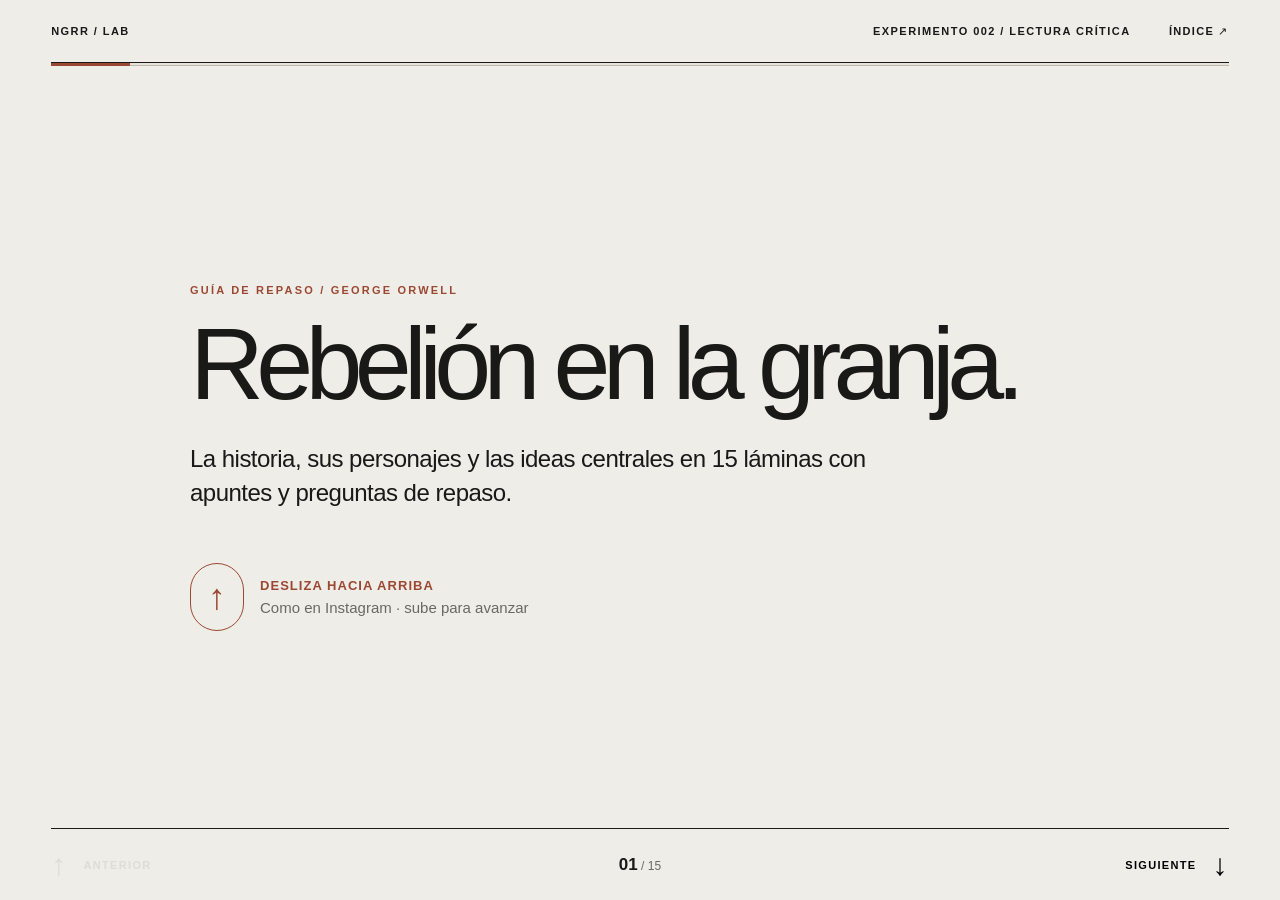
<file: experiments/rebelion-en-la-granja/index.html>
<!doctype html>
<html lang="es">
<head>
  <meta charset="utf-8">
  <meta name="viewport" content="width=device-width, initial-scale=1">
  <meta name="theme-color" content="#efede7">
  <meta name="description" content="Rebelión en la granja: lectura crítica interactiva en diez láminas, con apuntes, conceptos y preguntas de recuerdo.">
  <title>Rebelión en la granja — Lectura interactiva / LAB</title>
  <style>
    :root {
      color-scheme: light;
      --paper: #efede7;
      --paper2: #e6e2d9;
      --ink: #191918;
      --muted: #696963;
      --line: #bcb9ae;
      --accent: #9b4833;
      --accent2: #d6c5b5;
      --white: #f9f8f4;
      --max: 1440px;
      font-family: Arial, Helvetica, sans-serif;
      font-synthesis: none;
    }
    * { box-sizing: border-box; }
    html { scroll-behavior: smooth; }
    body { margin: 0; background: var(--paper); color: var(--ink); min-height: 100dvh; }
    button, a { -webkit-tap-highlight-color: transparent; }
    button { font: inherit; cursor: pointer; }
    button:focus-visible, a:focus-visible, summary:focus-visible { outline: 3px solid var(--accent); outline-offset: 4px; }
    .shell { max-width: var(--max); min-height: 100dvh; margin: auto; padding: 0 clamp(20px, 5.2vw, 82px); display: flex; flex-direction: column; }
    .topbar { min-height: 78px; display: flex; align-items: center; justify-content: space-between; gap: 16px; border-bottom: 1px solid var(--ink); font-size: 11px; font-weight: 700; letter-spacing: .13em; }
    .topbar a { text-decoration: none; color: inherit; }
    .topbar a:hover { color: var(--accent); }
    .topbar-right { display: flex; align-items: center; gap: clamp(14px, 3vw, 40px); }
    .plain-btn { background: none; border: 0; color: inherit; padding: 8px 0; font-size: 11px; letter-spacing: .12em; font-weight: bold; text-transform: uppercase; }
    .plain-btn:hover { color: var(--accent); }
    .progress-track { height: 3px; width: 100%; background: var(--paper2); border-bottom: 1px solid var(--line); }
    .progress-fill { display: block; width: 10%; height: 3px; background: var(--accent); transition: width .32s ease; }
    .stage { position: relative; flex: 1; padding: clamp(30px, 5vw, 74px) 0 clamp(18px, 3vw, 36px); outline: 0; }
    .stage:focus-visible { outline: 2px solid var(--accent); outline-offset: -4px; }
    .overline { display: flex; justify-content: space-between; gap: 20px; align-items: start; font-size: 10px; font-weight: 700; line-height: 1.5; letter-spacing: .17em; color: var(--muted); text-transform: uppercase; }
    .overline .section-id { color: var(--accent); }
    .slide-grid { display: grid; grid-template-columns: minmax(0, 1.27fr) minmax(285px, .73fr); gap: clamp(36px, 6.8vw, 105px); align-items: end; padding-top: clamp(38px, 5.3vw, 76px); }
    .main-idea { min-width: 0; }
    .chapter-label { margin: 0 0 17px; color: var(--accent); font-size: 11px; font-weight: 700; letter-spacing: .2em; text-transform: uppercase; }
    h1 { max-width: 950px; margin: 0; font-family: "Arial Narrow", "Helvetica Neue", Arial, sans-serif; font-size: clamp(49px, 6.9vw, 110px); font-weight: 500; letter-spacing: -.074em; line-height: .965; overflow-wrap: anywhere; }
    .summary { margin: clamp(28px, 3.5vw, 47px) 0 0; max-width: 690px; font-size: clamp(16px, 1.62vw, 22px); line-height: 1.43; letter-spacing: -.022em; }
    .recall-line { max-width: 685px; display: grid; grid-template-columns: 84px 1fr; margin-top: clamp(35px, 5vw, 68px); padding: 18px 0 0; border-top: 1px solid var(--ink); gap: 17px; }
    .small-label { font-size: 10px; letter-spacing: .12em; line-height: 1.45; font-weight: 700; text-transform: uppercase; color: var(--muted); }
    .recall-line p { margin: -3px 0 0; font-size: clamp(17px, 1.5vw, 22px); font-weight: 600; letter-spacing: -.025em; line-height: 1.23; }
    .side { padding-top: 8px; align-self: stretch; display: flex; flex-direction: column; justify-content: flex-end; }
    .side-heading { border-top: 2px solid var(--ink); padding-top: 18px; display: flex; align-items: baseline; justify-content: space-between; gap: 12px; font-size: 11px; font-weight: 700; letter-spacing: .15em; text-transform: uppercase; }
    .side-heading .mark { color: var(--accent); }
    .concept { margin: 28px 0 clamp(34px, 5vw, 82px); font-size: clamp(29px, 3vw, 48px); line-height: 1.05; letter-spacing: -.06em; font-weight: 500; }
    .causal { display: grid; gap: 0; border-top: 1px solid var(--line); }
    .causal-cell { padding: 17px 0; border-bottom: 1px solid var(--line); }
    .causal-cell span { display: block; font-size: 10px; font-weight: 700; letter-spacing: .13em; text-transform: uppercase; color: var(--accent); }
    .causal-cell p { font-size: 16px; line-height: 1.31; margin: 10px 0 0; letter-spacing: -.025em; }
    .interaction-row { display: grid; grid-template-columns: 1fr 1fr; gap: 1px; border-top: 1px solid var(--ink); margin-top: clamp(48px, 7vw, 96px); background: var(--line); border-bottom: 1px solid var(--ink); }
    details { display: block; background: var(--paper); min-width: 0; }
    details[open] { background: var(--white); }
    details summary { list-style: none; display: flex; justify-content: space-between; gap: 18px; padding: 22px 22px 22px 0; min-height: 66px; cursor: pointer; font-size: 12px; font-weight: 700; letter-spacing: .1em; text-transform: uppercase; }
    details:nth-child(2) summary { padding-left: 22px; }
    details summary::-webkit-details-marker { display: none; }
    .summary-symbol { font-size: 20px; font-weight: 400; line-height: .6; color: var(--accent); }
    details[open] .summary-symbol { transform: rotate(45deg); }
    .detail-body { padding: 0 28px 25px 0; max-width: 660px; font-size: 15px; line-height: 1.54; letter-spacing: -.005em; }
    details:nth-child(2) .detail-body { padding-left: 22px; }
    .detail-body p { margin: 3px 0 0; }
    .detail-body .prompt { color: var(--muted); margin-bottom: 15px; font-size: 12px; text-transform: uppercase; letter-spacing: .07em; font-weight: 700; }
    .answer-btn { padding: 11px 16px; border: 1px solid var(--ink); background: transparent; color: inherit; margin-top: 16px; font-size: 11px; font-weight: 700; letter-spacing: .09em; text-transform: uppercase; }
    .answer-btn:hover { background: var(--ink); color: var(--white); }
    .answer { margin-top: 15px !important; border-left: 3px solid var(--accent); padding-left: 17px; font-weight: 600; }
    .answer[hidden] { display: none; }
    .bottombar { border-top: 1px solid var(--ink); display: grid; grid-template-columns: 1fr auto 1fr; gap: 15px; align-items: center; min-height: 82px; }
    .arrow-btn { border: 0; padding: 14px 0; background: none; display: flex; align-items: center; gap: 16px; font-size: 11px; font-weight: 700; letter-spacing: .12em; text-transform: uppercase; }
    .arrow-btn:hover:not(:disabled) { color: var(--accent); }
    .arrow-btn:disabled { opacity: .24; cursor: not-allowed; }
    .arrow-next { justify-self: end; }
    .arr { font-size: 30px; line-height: .8; font-weight: normal; }
    .count { color: var(--muted); font-size: 12px; font-variant-numeric: tabular-nums; }
    .count strong { color: var(--ink); font-size: 17px; }
    .footline { display: flex; gap: 16px; justify-content: space-between; align-items: start; padding: 18px 0 28px; color: var(--muted); font-size: 10px; letter-spacing: .065em; line-height: 1.5; }
    .footline p { margin: 0; }
    .footline p:last-child { text-align: right; }
    dialog { width: min(690px, calc(100% - 30px)); max-height: min(88dvh, 920px); border: 1px solid var(--ink); padding: clamp(20px, 3vw, 40px); color: var(--ink); background: var(--paper); box-shadow: 0 20px 70px #0005; }
    dialog::backdrop { background: #171714ae; backdrop-filter: blur(2px); }
    .dialog-head { display: flex; justify-content: space-between; align-items: center; gap: 20px; border-bottom: 1px solid var(--ink); padding-bottom: 16px; font-size: 11px; font-weight: 700; letter-spacing: .13em; text-transform: uppercase; }
    .dialog-list { margin-top: 18px; display: grid; gap: 0; }
    .jump { display: grid; grid-template-columns: 48px 1fr; gap: 16px; text-align: left; border: 0; border-bottom: 1px solid var(--line); padding: 16px 0; background: transparent; color: var(--ink); align-items: baseline; }
    .jump span:first-child { font-size: 10px; color: var(--accent); font-weight: 700; letter-spacing: .12em; }
    .jump span:last-child { font-size: clamp(17px, 3vw, 23px); letter-spacing: -.035em; line-height: 1.14; }
    .jump:hover span:last-child, .jump[aria-current="step"] span:last-child { text-decoration: underline; text-underline-offset: 4px; }
    .visually-hidden { position: absolute !important; width: 1px; height: 1px; padding: 0; margin: -1px; overflow: hidden; clip: rect(0, 0, 0, 0); white-space: nowrap; border: 0; }
    @media (max-width: 850px) {
      .topbar { min-height: 64px; }
      .topbar-right .small-screen-hide { display: none; }
      .slide-grid { grid-template-columns: minmax(0,1fr); gap: 38px; }
      h1 { font-size: clamp(48px, 9vw, 80px); }
      .summary { max-width: 660px; }
      .side { display: grid; grid-template-columns: minmax(0, 1fr) minmax(0,1fr); column-gap: 30px; align-items: start; }
      .side-heading { grid-column: 1/-1; }
      .concept { margin: 24px 0 0; }
      .causal { margin-top: 18px; }
      .interaction-row { margin-top: 50px; }
    }
    @media (max-width: 570px) {
      .overline { flex-direction: column; gap: 7px; }
      .slide-grid { padding-top: 30px; gap: 32px; }
      h1 { font-size: clamp(46px, 13.2vw, 69px); letter-spacing: -.067em; }
      .summary { font-size: 16px; }
      .recall-line { grid-template-columns: 1fr; gap: 10px; margin-top: 35px; }
      .recall-line p { font-size: 18px; }
      .side { display: block; }
      .concept { margin: 20px 0 26px; font-size: 34px; }
      .causal { grid-template-columns: 1fr 1fr; gap: 18px; }
      .causal-cell { padding: 12px 0; }
      .causal-cell p { font-size: 14px; }
      .interaction-row { grid-template-columns: 1fr; }
      details:nth-child(2) summary, details:nth-child(2) .detail-body { padding-left: 0; }
      details summary { padding: 20px 0; min-height: 61px; }
      .detail-body { padding-bottom: 20px; }
      .bottombar { min-height: 77px; }
      .arrow-btn { gap: 7px; font-size: 9px; }
      .arr { font-size: 23px; }
      .count { font-size: 11px; }
      .count strong { font-size: 14px; }
      .footline { flex-direction: column; gap: 4px; }
      .footline p:last-child { text-align: left; }
    }
    @media (prefers-reduced-motion: reduce) { html { scroll-behavior: auto; } .progress-fill { transition: none; } }
    @media print {
      body { background: white; }
      .topbar-right, .progress-track, .bottombar, .footline { display: none; }
      .stage { padding: 26px 0; }
      details { break-inside: avoid; }
    }

    /* Diseño de repaso escolar: una jerarquía estable y altura fluida en todas las láminas. */
    .stage { padding: clamp(24px,3.2vw,43px) 0 clamp(22px,3vw,36px); }
    .overline { flex-wrap:wrap; align-items:baseline; gap:8px 24px; letter-spacing:.08em; }
    .overline span:last-child { text-align:right; max-width:70%; }
    .slide-grid {
      align-items:start;
      grid-template-columns:minmax(0,1.22fr) minmax(260px,.78fr);
      gap:clamp(24px,3.6vw,58px);
      padding-top:clamp(24px,3.5vw,44px);
    }
    h1 {
      font-size:clamp(39px,4.9vw,67px);
      line-height:1.045;
      letter-spacing:-.055em;
      text-wrap:balance;
    }
    .summary {
      margin-top:clamp(18px,2.2vw,28px);
      font-size:clamp(16px,1.36vw,19px);
      line-height:1.48;
      max-width:760px;
    }
    .recall-line {
      margin-top:clamp(25px,3vw,42px);
      padding-top:16px;
      grid-template-columns:85px minmax(0,1fr);
    }
    .recall-line p { margin:0; font-size:clamp(17px,1.42vw,20px); line-height:1.37; }
    .side { justify-content:flex-start; align-self:start; padding-top:0; }
    .concept { margin:19px 0 31px; font-size:clamp(26px,2.55vw,35px); line-height:1.12; letter-spacing:-.045em; }
    .causal-cell { padding:14px 0; }
    .causal-cell p { font-size:15px; line-height:1.39; }
    .interaction-row { margin-top:clamp(28px,3.7vw,52px); }
    .detail-body { font-size:15px; line-height:1.52; }
    .nav-hint { display:inline-block; color:var(--accent); font-weight:700; letter-spacing:.08em; }
    .stage { touch-action:pan-y; }
    .arrow-btn:not(:disabled):active { color:var(--accent); }
    @media(max-width:920px) {
      .slide-grid { grid-template-columns:1fr; gap:34px; }
      h1 { font-size:clamp(40px,7vw,62px); }
      .summary { max-width:850px; }
      .side { display:grid; grid-template-columns:minmax(0,1fr) minmax(0,1.25fr); gap:0 28px; }
      .side-heading { grid-column:1/-1; }
      .concept { font-size:30px; margin:19px 0 18px; }
      .causal { margin:15px 0 0; }
    }
    @media(max-width:590px) {
      .topbar { min-height:62px; }
      .stage { padding-top:23px; }
      .overline span:last-child { max-width:100%; text-align:left; }
      .slide-grid { gap:28px; padding-top:25px; }
      h1 { font-size:clamp(38px,10.5vw,55px); line-height:1.08; }
      .summary { margin-top:20px; font-size:16px; }
      .recall-line { grid-template-columns:1fr; gap:9px; margin-top:25px; }
      .recall-line p { font-size:17px; }
      .side { display:block; }
      .concept { margin:17px 0 16px; font-size:27px; }
      .causal { display:grid; grid-template-columns:1fr 1fr; column-gap:16px; margin:0; }
      .causal-cell { padding:12px 0; }
      .causal-cell p { font-size:14px; }
      .interaction-row { margin-top:28px; grid-template-columns:1fr; }
      .detail-body { padding-right:16px; }
      .footline { gap:8px; }
      .bottombar { min-height:75px; }
      .arrow-btn { font-size:10px; }
    }

    /* V3: presentación en alto de viewport, lectura vertical y apuntes a ancho completo. */
    html, body { height:100%; overflow:hidden; overscroll-behavior:none; }
    .shell {
      height:100vh;
      height:100dvh;
      min-height:0;
      max-height:100dvh;
      overflow:hidden;
      padding-inline:clamp(16px,4vw,58px);
    }
    .topbar {
      flex:0 0 auto;
      min-height:clamp(52px,7dvh,70px);
    }
    .progress-track { flex:0 0 3px; }
    .stage, .stage:focus, .stage:focus-visible {
      outline:none;
      outline-offset:0;
    }
    .stage {
      flex:1 1 auto;
      min-height:0;
      overflow:hidden;
      display:flex;
      flex-direction:column;
      padding:clamp(12px,2.3dvh,26px) 0 0;
      touch-action:pan-y;
    }
    .overline { flex:0 0 auto; }
    .slide-grid {
      flex:1 1 auto;
      min-height:0;
      overflow-y:auto;
      overscroll-behavior-y:contain;
      -webkit-overflow-scrolling:touch;
      scrollbar-width:thin;
      align-items:start;
      padding:clamp(16px,2.5dvh,35px) 0 clamp(14px,2dvh,26px);
    }
    .interaction-row {
      flex:0 0 auto;
      margin-top:0;
      position:relative;
    }
    .bottombar {
      flex:0 0 auto;
      min-height:clamp(58px,8dvh,74px);
      padding-bottom:env(safe-area-inset-bottom,0px);
    }
    .footline { display:none; }
    .arr { line-height:1; }
    @media (max-width:920px) {
      .slide-grid { display:flex; flex-direction:column; gap:clamp(15px,2.5dvh,25px); }
      .side { width:100%; }
    }
    @media (max-width:720px) {
      .topbar { min-height:52px; font-size:10px; }
      .stage { padding-top:13px; }
      .overline {
        display:flex;
        flex-direction:row;
        flex-wrap:wrap;
        gap:3px 10px;
        font-size:9px;
      }
      .overline span:last-child {
        text-align:right;
        max-width:75%;
        margin-left:auto;
      }
      .slide-grid {
        padding:clamp(12px,2.3dvh,18px) 1px 13px;
        gap:clamp(13px,2.3dvh,20px);
      }
      .chapter-label { font-size:10px; letter-spacing:.12em; margin-bottom:7px; }
      h1 {
        font-size:clamp(28px, min(8.6vw, 5.4dvh), 42px);
        line-height:1.06;
        letter-spacing:-.05em;
        overflow-wrap:normal;
        hyphens:auto;
      }
      .summary {
        margin-top:clamp(10px,1.8dvh,16px);
        font-size:clamp(13.5px,3.8vw,16px);
        line-height:1.37;
        letter-spacing:-.008em;
      }
      .recall-line {
        display:grid;
        grid-template-columns:minmax(58px,22%) minmax(0,1fr);
        gap:11px;
        margin-top:clamp(12px,2dvh,17px);
        padding-top:10px;
      }
      .small-label { font-size:9px; letter-spacing:.07em; }
      .recall-line p { font-size:clamp(13px,3.65vw,15px); line-height:1.36; }
      .side { display:block; border-top:1px solid var(--line); padding-top:11px; }
      .side-heading { display:none; }
      .concept { margin:0 0 12px; font-size:clamp(20px,5vw,25px); line-height:1.2; }
      .causal {
        display:grid;
        grid-template-columns:minmax(0,1fr) minmax(0,1fr);
        gap:14px;
        border:0;
        margin:0;
      }
      .causal-cell { padding:0; border:0; }
      .causal-cell span { font-size:9px; letter-spacing:.08em; line-height:1.3; }
      .causal-cell p { font-size:clamp(12px,3.25vw,14px); line-height:1.35; margin:5px 0 0; }
      .interaction-row {
        display:grid;
        grid-template-columns:minmax(0,1fr) minmax(0,1fr);
        gap:1px;
        min-height:52px;
        border-top:1px solid var(--ink);
      }
      .interaction-row details { position:static; min-width:0; }
      .interaction-row details summary,
      .interaction-row details:nth-child(2) summary {
        min-height:52px;
        height:100%;
        padding:12px 10px;
        align-items:center;
        gap:8px;
        font-size:10px;
        line-height:1.25;
        letter-spacing:.04em;
      }
      .interaction-row details:first-child summary { padding-left:0; }
      .interaction-row details[open] { background:var(--paper); }
      .interaction-row details[open] .detail-body {
        position:absolute;
        z-index:5;
        left:0;
        right:0;
        bottom:100%;
        width:100%;
        max-width:none;
        max-height:min(66dvh, calc(100dvh - 180px));
        overflow-y:auto;
        -webkit-overflow-scrolling:touch;
        overscroll-behavior:contain;
        padding:clamp(18px,4vw,30px);
        border:1px solid var(--ink);
        border-bottom:0;
        background:var(--white);
        box-shadow:0 -12px 35px rgba(0,0,0,.12);
        font-size:clamp(15px,3.9vw,17px);
        line-height:1.48;
      }
      .detail-body p { margin:0; }
      .detail-body .prompt { margin-bottom:10px; }
      .answer-btn { min-height:44px; }
      .bottombar { min-height:calc(58px + env(safe-area-inset-bottom,0px)); }
      .arrow-btn { font-size:10px; }
    }
    @media (max-width:720px) and (max-height:690px) {
      .stage { padding-top:8px; }
      .slide-grid { padding-top:9px; gap:10px; }
      h1 { font-size:clamp(27px, 7.9vw, 35px); }
      .summary { margin-top:9px; font-size:13.5px; line-height:1.31; }
      .recall-line { margin-top:9px; padding-top:8px; }
      .side { padding-top:8px; }
      .concept { margin-bottom:7px; font-size:20px; }
      .causal-cell p { font-size:12px; }
    }
    @media (prefers-reduced-motion:reduce) { .slide-grid { scroll-behavior:auto; } }

    /* Portada de bienvenida: se conserva la navegación vertical del lector. */
    .cover-gesture { display:none; margin-top:clamp(25px,6dvh,58px); align-items:center; gap:16px; color:var(--accent); }
    .cover-gesture .gesture-arrow { display:grid; place-items:center; width:54px; height:68px; flex:none; border:1px solid currentColor; border-radius:30px; font-size:36px; animation:slide-up 2s ease-in-out infinite; }
    .cover-gesture .gesture-label { display:grid; gap:6px; font-size:clamp(11px,1.1vw,13px); font-weight:700; letter-spacing:.08em; text-transform:uppercase; }
    .cover-gesture small { color:var(--muted); font-size:clamp(12px,1.3vw,15px); font-weight:400; letter-spacing:0; text-transform:none; }
    .stage.is-cover .overline, .stage.is-cover .side, .stage.is-cover .interaction-row, .stage.is-cover .recall-line { display:none!important; }
    .stage.is-cover .slide-grid { display:flex!important; align-items:center; justify-content:center; overflow-y:auto; padding:0; }
    .stage.is-cover .main-idea { width:100%; max-width:900px; }
    .stage.is-cover h1 { font-size:clamp(53px,8vw,112px); letter-spacing:-.075em; line-height:.99; overflow-wrap:normal; }
    .stage.is-cover .summary { max-width:680px; font-size:clamp(18px,2vw,24px); line-height:1.38; }
    .stage.is-cover .cover-gesture { display:flex; }
    @keyframes slide-up { 0%,100% { transform:translateY(5px); opacity:.68; } 50% { transform:translateY(-7px); opacity:1; } }
    @media(max-width:720px) {
      .stage.is-cover h1 { font-size:clamp(49px,13.4vw,76px); }
      .stage.is-cover .summary { font-size:clamp(16px,4.2vw,19px); margin-top:22px; }
      .stage.is-cover .cover-gesture { margin-top:clamp(24px,6dvh,58px); gap:13px; }
      .stage.is-cover .cover-gesture .gesture-arrow { width:48px; height:61px; font-size:32px; }
    }
    @media(max-width:720px) and (max-height:650px) {
      .stage.is-cover h1 { font-size:clamp(43px,11.5vw,57px); }
      .stage.is-cover .summary { font-size:15px; margin-top:15px; }
      .stage.is-cover .cover-gesture { margin-top:19px; }
    }
    @media(prefers-reduced-motion:reduce) { .cover-gesture .gesture-arrow { animation:none; } }
  </style>
</head>
<body>
  <div class="shell">
    <header class="topbar">
      <a href="../../" aria-label="Volver al índice de LAB">NGRR / LAB</a>
      <div class="topbar-right">
        <span class="small-screen-hide">EXPERIMENTO 002 / LECTURA CRÍTICA</span>
        <button type="button" class="plain-btn" id="openIndex" aria-haspopup="dialog">Índice <span aria-hidden="true">↗</span></button>
      </div>
    </header>
    <div class="progress-track" role="progressbar" aria-label="Progreso de la lectura" aria-valuemin="1" aria-valuemax="15" aria-valuenow="1" id="progressTrack"><span class="progress-fill" id="progressFill"></span></div>
    <main class="stage" id="stage" tabindex="-1" aria-label="Lámina actual: desplázate verticalmente para avanzar o retroceder">
      <div class="overline"><span class="section-id" id="sectionId">01 / 15</span><span id="source">George Orwell · Rebelión en la granja</span></div>
      <div class="slide-grid">
        <article class="main-idea">
          <p class="chapter-label" id="chapter">Mapa de lectura</p>
          <h1 id="slideTitle">De la emancipación a la obediencia.</h1>
          <p class="summary" id="summary"></p>
          <div class="recall-line"><span class="small-label">IDEA PARA<br>RETENER</span><p id="takeaway"></p></div>
          <div class="cover-gesture" aria-label="Desliza el dedo hacia arriba para avanzar, como en Instagram"><span class="gesture-arrow" aria-hidden="true">↑</span><span class="gesture-label">Desliza hacia arriba<small>Como en Instagram · sube para avanzar</small></span></div>
        </article>
        <aside class="side" aria-label="Concepto y mecanismo">
          <div class="side-heading"><span>Clave conceptual</span><span class="mark" id="conceptNo">01</span></div>
          <p class="concept" id="concept"></p>
          <div class="causal">
            <div class="causal-cell"><span id="beforeLabel">Punto de partida</span><p id="before"></p></div>
            <div class="causal-cell"><span id="afterLabel">Resultado</span><p id="after"></p></div>
          </div>
        </aside>
      </div>
      <div class="interaction-row">
        <details id="readingNote"><summary>Apunte para recordar <span class="summary-symbol" aria-hidden="true">+</span></summary><div class="detail-body"><p id="note"></p></div></details>
        <details id="recallNote"><summary>Comprueba lo que aprendiste <span class="summary-symbol" aria-hidden="true">+</span></summary><div class="detail-body"><p class="prompt">Recuperación activa</p><p id="question"></p><button type="button" class="answer-btn" id="revealAnswer" aria-expanded="false">Revelar respuesta</button><p id="answer" class="answer" hidden></p></div></details>
      </div>
    </main>
    <nav class="bottombar" aria-label="Navegación de láminas">
      <button class="arrow-btn" type="button" id="prev"><span class="arr" aria-hidden="true">↑</span><span>Anterior</span></button>
      <span class="count" aria-live="polite"><strong id="current">01</strong> / <span id="totalCount">15</span></span>
      <button class="arrow-btn arrow-next" type="button" id="next"><span>Siguiente</span><span class="arr" aria-hidden="true">↓</span></button>
    </nav>
    <footer class="footline"><p>RESUMEN ESCOLAR · 15 AÑOS · SPOILERS DE LA NOVELA</p><p>DESPLÁZATE HACIA ABAJO PARA AVANZAR · ↑ ↓ NAVEGACIÓN</p></footer>
  </div>
  <dialog id="indexDialog" aria-labelledby="dialogTitle">
    <div class="dialog-head"><span id="dialogTitle">Mapa / 15 láminas</span><button class="plain-btn" id="closeIndex" type="button">Cerrar ×</button></div>
    <nav class="dialog-list" id="jumpList" aria-label="Ir a una lámina"></nav>
  </dialog>
  <script>
    "use strict";
    const slides = [
  {
    "cover": true,
    "chapter": "GUÍA DE REPASO / GEORGE ORWELL",
    "title": "Rebelión en la granja.",
    "summary": "La historia, sus personajes y las ideas centrales en 15 láminas con apuntes y preguntas de repaso.",
    "takeaway": "",
    "concept": "",
    "before": "",
    "after": "",
    "note": "",
    "question": "",
    "answer": "",
    "source": "PODER · IGUALDAD · PROPAGANDA · LIBERTAD"
  },
  {
    "chapter": "01 / Panorama",
    "title": "¿De qué trata la historia?",
    "summary": "En una granja, los animales se rebelan contra el dueño porque trabajan mucho y reciben poco. Al principio quieren vivir como iguales. Con el tiempo, unos cerdos se quedan con el poder y terminan comportándose como el antiguo dueño.",
    "takeaway": "La gran pregunta del libro: ¿cómo una rebelión por la igualdad acaba creando nuevos abusos?",
    "concept": "El poder puede corromper.",
    "before": "Los animales buscan libertad e igualdad.",
    "after": "Una pequeña élite manda sobre todos.",
    "note": "Este relato es una fábula: usa animales que hablan para representar comportamientos humanos. También es una sátira política: critica, con ironía, cómo se construye una dictadura. La novela se inspira especialmente en la Revolución rusa y el régimen de Stalin, pero sus ideas se pueden aplicar a otras situaciones.",
    "question": "¿Qué cambia al principio y qué termina pasando?",
    "answer": "Al principio cambia quién es el dueño. Al final, los cerdos imponen una dominación parecida a la que existía antes.",
    "source": "NOVELA / CAPÍTULOS I–X"
  },
  {
    "chapter": "02 / Personajes principales",
    "title": "Quiénes son y qué hacen.",
    "summary": "Viejo Mayor inspira la rebelión contra Jones. Snowball organiza la granja y propone el molino. Napoleón lo expulsa y concentra el poder. Squealer difunde la propaganda. Boxer trabaja hasta el agotamiento y termina traicionado.",
    "takeaway": "Mayor: ideas. Jones: explotación. Snowball: proyecto rival. Napoleón: dictadura. Squealer: propaganda. Boxer: trabajo.",
    "concept": "Seis figuras centrales.",
    "before": "Mayor denuncia la injusticia; Jones es el dueño expulsado; Snowball propone cambios.",
    "after": "Napoleón gobierna por la fuerza; Squealer lo justifica; Boxer sostiene la granja.",
    "note": "El Viejo Mayor muere antes de la rebelión. Jones pierde la granja tras descuidar a los animales. Snowball organiza su defensa contra los humanos, pero Napoleón lo expulsa con perros entrenados en secreto. Squealer convierte las decisiones del líder en discursos persuasivos. Boxer cree en la revolución hasta que los cerdos lo traicionan.",
    "question": "¿Quién controla la fuerza, quién controla el discurso y quién representa el trabajo?",
    "answer": "Napoleón controla la fuerza mediante los perros; Squealer controla el discurso mediante la propaganda; Boxer representa el trabajo y la lealtad explotada.",
    "source": "NOVELA / PERSONAJES PRINCIPALES"
  },
  {
    "chapter": "03 / Personajes secundarios",
    "title": "Quiénes apoyan, dudan y resisten.",
    "summary": "Clover advierte que la igualdad prometida no se cumple. Benjamín comprende más de lo que dice y descubre el destino de Boxer. Los perros ejecutan las órdenes de Napoleón; las ovejas repiten consignas que dificultan el debate.",
    "takeaway": "Clover: preocupación. Benjamín: memoria y dudas. Perros: represión. Ovejas: repetición de propaganda.",
    "concept": "Diferentes respuestas al poder.",
    "before": "Clover observa los abusos; Benjamín sabe leer; Muriel ayuda a revisar las normas.",
    "after": "Los perros intimidan y las ovejas repiten consignas; las dudas no detienen al líder.",
    "note": "Clover es una yegua protectora que percibe la distancia entre las promesas y la realidad. Benjamín, el burro, lee el vehículo que se lleva a Boxer, aunque suele permanecer pasivo. Muriel, la cabra, también sabe leer. Mollie abandona la granja por su apego al azúcar y los lazos. Moses, el cuervo, habla de una recompensa después de la muerte. Los granjeros Frederick y Pilkington negocian y se enfrentan con los cerdos.",
    "question": "¿Cómo se diferencian Benjamín y las ovejas ante las decisiones de Napoleón?",
    "answer": "Benjamín comprende y duda, pero interviene poco. Las ovejas repiten las consignas oficiales sin cuestionarlas.",
    "source": "NOVELA / PERSONAJES SECUNDARIOS"
  },
  {
    "chapter": "04 / El origen",
    "title": "¿Por qué se rebelan?",
    "summary": "El Viejo Mayor les dice a los animales que su vida es injusta: trabajan, pasan hambre y el señor Jones se queda con lo que producen. Les propone una granja sin humanos ni explotación.",
    "takeaway": "La rebelión nace de una situación real de abuso: trabajar mucho sin disfrutar del fruto del esfuerzo.",
    "concept": "Explotación.",
    "before": "Jones decide y se queda con los beneficios.",
    "after": "Los animales desean producir para sí mismos.",
    "note": "El Viejo Mayor muere antes de la rebelión. Su discurso inspira las ideas llamadas Animalismo. denunciar a un explotador no explica todavía cómo evitar que aparezca otro dirigente abusivo.",
    "question": "¿Cuál es la injusticia que denuncia el Viejo Mayor?",
    "answer": "Que los animales producen alimentos y riqueza, pero Jones se apropia de casi todo y les deja apenas lo necesario para sobrevivir.",
    "source": "NOVELA / CAPÍTULO I"
  },
  {
    "chapter": "05 / La rebelión",
    "title": "Los animales toman la granja.",
    "summary": "Jones descuida a los animales y estos lo expulsan. Cambian el nombre de Granja Manor por Granja Animal y escriben siete mandamientos para vivir con nuevas reglas.",
    "takeaway": "La norma más importante promete que todos los animales serán iguales.",
    "concept": "Siete mandamientos.",
    "before": "Un humano manda sobre los animales.",
    "after": "La granja promete igualdad y reglas comunes.",
    "note": "Entre las reglas están: no usar ropa, no dormir en camas, no beber alcohol y no matar a otro animal. Los cerdos, que saben leer y escribir mejor, redactan los mandamientos. quien controla las palabras escritas también puede cambiarlas.",
    "question": "¿Para qué sirven los siete mandamientos?",
    "answer": "Para fijar los principios de la rebelión y evitar que los animales adopten las costumbres y abusos de los humanos.",
    "source": "NOVELA / CAPÍTULO II"
  },
  {
    "chapter": "06 / Primer abuso",
    "title": "La igualdad empieza a romperse.",
    "summary": "Aunque todos deberían recibir un trato justo, los cerdos guardan para ellos la leche y las manzanas. Squealer asegura que necesitan esos alimentos para pensar y dirigir la granja.",
    "takeaway": "El primer privilegio se presenta como algo necesario para el bien de todos.",
    "concept": "Privilegio.",
    "before": "Todos deberían compartir lo producido.",
    "after": "Los cerdos reciben alimentos especiales.",
    "note": "Esto sucede mucho antes de las grandes escenas de violencia. Orwell muestra que el abuso puede comenzar con excepciones pequeñas, aparentemente razonables, que nadie puede cuestionar.",
    "question": "¿Por qué importan tanto la leche y las manzanas?",
    "answer": "Porque son el primer ejemplo claro de que los dirigentes se conceden beneficios que niegan a los demás.",
    "source": "NOVELA / CAPÍTULOS III–IV"
  },
  {
    "chapter": "07 / La disputa",
    "title": "Napoleón elimina a Snowball.",
    "summary": "Snowball propone construir un molino para mejorar la vida en la granja. Napoleón se opone, pero después utiliza a unos perros entrenados en secreto para expulsarlo. Desde entonces se acaba la discusión en las asambleas.",
    "takeaway": "Napoleón deja de convencer mediante argumentos: ahora manda gracias al miedo.",
    "concept": "Dictadura.",
    "before": "Los animales podían escuchar y debatir ideas.",
    "after": "Napoleón decide y los perros lo protegen.",
    "note": "Snowball representa una alternativa política dentro de la misma rebelión; no es un humano ni un enemigo externo. Tras expulsarlo, Napoleón anuncia que un pequeño grupo tomará las decisiones. Ya no hay elección real entre propuestas.",
    "question": "¿Qué pierde la granja cuando Snowball es expulsado?",
    "answer": "Pierde la posibilidad de discutir y elegir entre proyectos. Las decisiones quedan concentradas en Napoleón.",
    "source": "NOVELA / CAPÍTULO V"
  },
  {
    "chapter": "08 / El molino",
    "title": "Prometen descanso, exigen más trabajo.",
    "summary": "El molino debía facilitar la vida con electricidad y máquinas. Pero su construcción exige sacrificios enormes, sufre destrucciones y debe reconstruirse. El descanso prometido nunca llega.",
    "takeaway": "El proyecto que iba a mejorar la vida termina sirviendo para pedir más esfuerzo.",
    "concept": "Promesa incumplida.",
    "before": "El molino significaba menos trabajo.",
    "after": "Los animales trabajan más y esperan sin resultados.",
    "note": "Napoleón termina defendiendo el molino que antes había rechazado. En el final, el molino se usa para moler maíz y obtener dinero, no para entregar la electricidad y comodidad anunciadas. Construir el molino no equivale a cumplir la promesa original.",
    "question": "¿Por qué el molino es importante para entender el poder de Napoleón?",
    "answer": "Porque el líder utiliza una promesa de progreso para exigir sacrificios, aunque los beneficios no llegan a los animales.",
    "source": "NOVELA / CAPÍTULOS V–VIII Y X"
  },
  {
    "chapter": "09 / El miedo",
    "title": "Todo fracaso tiene un culpable.",
    "summary": "Napoleón acusa a Snowball, ya expulsado, de causar problemas y sabotajes. Después ordena que varios animales confiesen supuestas traiciones y los perros los matan.",
    "takeaway": "Se inventa un enemigo para ocultar errores y justificar castigos.",
    "concept": "Chivo expiatorio.",
    "before": "Los problemas podían tener distintas causas.",
    "after": "La versión oficial culpa siempre a Snowball.",
    "note": "Un chivo expiatorio es alguien a quien se responsabiliza de problemas que no necesariamente causó. La violencia también cumple otra función: los demás animales tienen miedo de expresar dudas. Tras las ejecuciones, el canto revolucionario «Bestias de Inglaterra» es prohibido.",
    "question": "¿Para qué le sirve a Napoleón culpar a Snowball?",
    "answer": "Para evitar que lo responsabilicen de sus decisiones y para presentar la represión como una defensa de la granja.",
    "source": "NOVELA / CAPÍTULOS VI–VII"
  },
  {
    "chapter": "10 / Propaganda",
    "title": "Squealer controla la versión de los hechos.",
    "summary": "Squealer habla en nombre de Napoleón. Usa cifras difíciles de comprobar, cambia la manera de contar los problemas y advierte que Jones podría regresar si alguien desobedece.",
    "takeaway": "La propaganda no solo miente: también decide qué información se muestra y cómo se interpreta.",
    "concept": "Manipulación.",
    "before": "Los animales ven hambre, cansancio y desigualdad.",
    "after": "Squealer asegura que la granja está mejor que nunca.",
    "note": "Muchos animales no leen bien o no recuerdan cómo eran las cosas antes. Las ovejas repiten consignas que interrumpen las conversaciones. Así, la propaganda funciona junto con el miedo y la falta de información.",
    "question": "Menciona dos herramientas de Squealer para convencer a los animales.",
    "answer": "Las estadísticas que nadie puede verificar y el miedo a que regrese Jones. También modifica el relato de los hechos y repite consignas.",
    "source": "NOVELA / CAPÍTULOS III–X"
  },
  {
    "chapter": "11 / Las reglas",
    "title": "Cambian las normas sin avisar.",
    "summary": "Los cerdos comienzan a dormir en camas, beber alcohol y matar animales. Para justificarlo, aparecen cambios en las reglas escritas: se agregan condiciones que antes no existían.",
    "takeaway": "Si nadie conserva el texto original, el poder puede cambiar una regla y afirmar que siempre fue así.",
    "concept": "Control de la verdad.",
    "before": "Ningún animal debía dormir en una cama.",
    "after": "La prohibición termina incluyendo «con sábanas».",
    "note": "La norma contra matar se modifica con «sin motivo», y la del alcohol con «en exceso». Los animales sospechan que algo cambió, pero no pueden probarlo. El libro enseña por qué importan la memoria, los documentos y la posibilidad de revisar lo que dijeron los dirigentes.",
    "question": "¿Por qué Napoleón no elimina simplemente las reglas?",
    "answer": "Porque le conviene aparentar que sigue respetando la revolución. Cambiar pequeños fragmentos permite justificar lo que antes estaba prohibido.",
    "source": "NOVELA / CAPÍTULOS VI–IX"
  },
  {
    "chapter": "12 / Boxer",
    "title": "El animal más trabajador es traicionado.",
    "summary": "Boxer, el caballo, se esfuerza hasta quedar agotado. Siempre cree que debe trabajar más y confiar en Napoleón. Cuando ya no puede trabajar, lo llevan en un vehículo de un matarife.",
    "takeaway": "Ser leal y trabajador no basta para estar protegido frente a un poder injusto.",
    "concept": "Obediencia ciega.",
    "before": "Boxer entrega toda su fuerza a la granja.",
    "after": "Sus dirigentes lo abandonan y mienten sobre su destino.",
    "note": "Benjamín lee el nombre escrito en el vehículo y entiende lo que está ocurriendo. Squealer afirma después que un veterinario lo había comprado y que Boxer murió atendido. Los dos lemas de Boxer —trabajar más y dar siempre la razón a Napoleón— muestran el peligro de no cuestionar a la autoridad.",
    "question": "¿Qué error comete Boxer a pesar de ser un buen compañero?",
    "answer": "Confía en Napoleón sin examinar sus decisiones y cree que trabajar más resolverá problemas que también son políticos.",
    "source": "NOVELA / CAPÍTULO IX"
  },
  {
    "chapter": "13 / El final",
    "title": "Los cerdos se vuelven como los humanos.",
    "summary": "Los cerdos caminan en dos patas, usan látigos y negocian con los granjeros. La granja recupera su antiguo nombre. Al mirar por la ventana, los animales ya no pueden distinguir entre cerdos y humanos.",
    "takeaway": "La rebelión fracasa cuando sus dirigentes se comportan como los antiguos opresores.",
    "concept": "Traición a los ideales.",
    "before": "Todos los animales son iguales.",
    "after": "Algunos pasan a ser «más iguales que otros».",
    "note": "El último mandamiento cambia el significado de la igualdad. No se trata solo de ropa, camas o comidas: los cerdos tienen poder, privilegios y control sobre el trabajo de los demás. La escena final es la imagen que resume toda la novela.",
    "question": "¿Qué significa que ya no distingan a los cerdos de los humanos?",
    "answer": "Que los nuevos gobernantes han terminado reproduciendo el sistema de abuso contra el cual se rebelaron.",
    "source": "NOVELA / CAPÍTULO X"
  },
  {
    "chapter": "14 / Repaso final",
    "title": "¿Qué nos quiere mostrar Orwell?",
    "summary": "La novela enseña que una causa justa puede terminar mal si nadie controla a los dirigentes, si se castiga la crítica y si las palabras se usan para ocultar los hechos. El prólogo «La libertad de prensa» insiste en la importancia de poder decir ideas incómodas.",
    "takeaway": "Para recordar: poder sin control + miedo + propaganda + memoria manipulada = pérdida de libertad.",
    "concept": "Pensamiento crítico.",
    "before": "Hacer preguntas, comprobar hechos y discutir.",
    "after": "Repetir consignas y obedecer sin pensar.",
    "note": "En esta edición, Bernard Crick explica las dificultades para publicar la obra, y Orwell critica la autocensura: callar por temor a la opinión de otros. No todo desacuerdo es traición. El recorrido de los personajes permite conectar las primeras promesas con los privilegios, la propaganda y el desenlace.",
    "question": "Explica en tres pasos cómo Napoleón mantiene su poder.",
    "answer": "1. Elimina a su rival con los perros. 2. Usa miedo y propaganda para evitar críticas. 3. Cambia las reglas y el pasado para justificar sus privilegios.",
    "source": "NOVELA / I–X · «LA LIBERTAD DE PRENSA»"
  }
];
    const byId = (id) => document.getElementById(id);
    const stage = byId("stage");
    const contentScroller = document.querySelector(".slide-grid");
    const dialog = byId("indexDialog");
    const jumpList = byId("jumpList");
    let position = 0;
    let lastInputMode = "pointer";
    const twoDigits = (number) => String(number).padStart(2, "0");
    const legalPosition = (number) => Math.min(slides.length - 1, Math.max(0, number));
    function fromHash() {
      const m = location.hash.match(/^#(?:lamina-)?(\d{1,2})$/i);
      return m ? legalPosition(Number(m[1]) - 1) : null;
    }
    function render(index, shouldFocus) {
      position = legalPosition(index);
      const slide = slides[position];
      stage.classList.toggle("is-cover", slide.cover === true);
      const n = twoDigits(position + 1);
      document.title = n + "/" + slides.length + " — Rebelión en la granja / LAB";
      byId("sectionId").textContent = n + " / " + slides.length;
      byId("conceptNo").textContent = n;
      byId("current").textContent = n;
      byId("chapter").textContent = slide.chapter.replace(/^\d{2}\s*\/\s*/, "");
      byId("slideTitle").textContent = slide.title;
      byId("summary").textContent = slide.summary;
      byId("takeaway").textContent = slide.takeaway;
      byId("concept").textContent = slide.concept;
      byId("before").textContent = slide.before;
      byId("after").textContent = slide.after;
      byId("note").textContent = slide.note;
      byId("question").textContent = slide.question;
      byId("answer").textContent = slide.answer;
      byId("source").textContent = slide.source;
      byId("readingNote").open = false;
      byId("recallNote").open = false;
      byId("answer").hidden = true;
      byId("revealAnswer").textContent = "Revelar respuesta";
      byId("revealAnswer").setAttribute("aria-expanded", "false");
      byId("prev").disabled = position === 0;
      byId("next").disabled = position === slides.length - 1;
      byId("progressFill").style.width = ((position + 1) / slides.length * 100) + "%";
      byId("progressTrack").setAttribute("aria-valuenow", String(position + 1));
      document.querySelectorAll(".jump").forEach((button, idx) => {
        if (idx === position) button.setAttribute("aria-current", "step");
        else button.removeAttribute("aria-current");
      });
      history.replaceState(null, "", "#"+n);
      try { localStorage.setItem("lab-orwell-slide-v1", String(position)); } catch (_) {}
      // Reiniciar solo el contenido desplazable; no se desplaza la página ni se dibuja marco de foco.
      contentScroller.scrollTop = 0;
      if (shouldFocus && lastInputMode === "keyboard") stage.focus({preventScroll: true});
    }
    function navigate(delta) { render(position + delta, true); }
    slides.forEach((slide, index) => {
      const button = document.createElement("button");
      const digit = document.createElement("span");
      const title = document.createElement("span");
      button.type = "button";
      button.className = "jump";
      digit.textContent = twoDigits(index + 1);
      title.textContent = slide.title;
      button.append(digit, title);
      button.addEventListener("click", () => { dialog.close(); render(index, true); });
      jumpList.append(button);
    });
    byId("prev").addEventListener("click", () => navigate(-1));
    byId("next").addEventListener("click", () => navigate(1));
    byId("openIndex").addEventListener("click", () => dialog.showModal());
    byId("closeIndex").addEventListener("click", () => dialog.close());
    dialog.addEventListener("click", (event) => { if (event.target === dialog) dialog.close(); });
    byId("revealAnswer").addEventListener("click", () => {
      const answer = byId("answer");
      const visible = !answer.hidden;
      answer.hidden = visible;
      byId("revealAnswer").textContent = visible ? "Revelar respuesta" : "Ocultar respuesta";
      byId("revealAnswer").setAttribute("aria-expanded", String(!visible));
    });
    // Navegación de lectura vertical (las flechas horizontales antiguas siguen disponibles).
    document.addEventListener("keydown", (event) => {
      if (dialog.open || event.altKey || event.ctrlKey || event.metaKey) return;
      if (/^(INPUT|TEXTAREA|SELECT|BUTTON|SUMMARY)$/.test(document.activeElement.tagName)) return;
      lastInputMode = "keyboard";
      if (event.key === "ArrowDown" || event.key === "ArrowRight" || event.key === "PageDown") { event.preventDefault(); navigate(1); }
      if (event.key === "ArrowUp" || event.key === "ArrowLeft" || event.key === "PageUp") { event.preventDefault(); navigate(-1); }
      if (event.key === "Home") { event.preventDefault(); render(0, true); }
      if (event.key === "End") { event.preventDefault(); render(slides.length - 1, true); }
    });


    // En lectura convencional, desplazar hacia abajo (dedo hacia arriba) avanza.
    // Si una lámina excede el alto útil, primero se desplaza su contenido,
    // y solo al llegar a su extremo se cambia de lámina.
    function scrollable() { return contentScroller.scrollHeight > contentScroller.clientHeight + 4; }
    function atScrollEdge(direction, startTop) {
      if (!scrollable()) return true;
      const limit = contentScroller.scrollHeight - contentScroller.clientHeight;
      return direction > 0 ? startTop >= limit - 3 : startTop <= 3;
    }
    const noteA = byId("readingNote"), noteB = byId("recallNote");
    noteA.addEventListener("toggle", () => { if (noteA.open) noteB.open = false; });
    noteB.addEventListener("toggle", () => { if (noteB.open) noteA.open = false; });
    let touchStart = null;
    stage.addEventListener("touchstart", (event) => {
      lastInputMode = "pointer";
      if (event.touches.length !== 1 || event.target.closest("button, a, summary, details, input, textarea")) {
        touchStart = null;
        return;
      }
      const t = event.touches[0];
      touchStart = {x:t.clientX, y:t.clientY, scrollTop:contentScroller.scrollTop};
    }, {passive:true});
    stage.addEventListener("touchend", (event) => {
      if (!touchStart || event.changedTouches.length !== 1 || noteA.open || noteB.open) return;
      const t = event.changedTouches[0];
      const dx=t.clientX-touchStart.x, dy=t.clientY-touchStart.y;
      const oldTop=touchStart.scrollTop;
      touchStart=null;
      if (Math.abs(dy) < 54 || Math.abs(dy) < Math.abs(dx)*1.3) return;
      const direction = dy < 0 ? 1 : -1;
      if (atScrollEdge(direction, oldTop)) navigate(direction);
    }, {passive:true});
    stage.addEventListener("touchcancel", () => { touchStart=null; }, {passive:true});

    // Rueda/trackpad: un gesto cambia una lámina, con amortiguación de eventos.
    let lastWheelAt = 0;
    stage.addEventListener("wheel", (event) => {
      if (dialog.open || event.target.closest("details, button, a")) return;
      lastInputMode = "pointer";
      const delta = event.deltaY;
      if (Math.abs(delta) < 7) return;
      const direction = delta > 0 ? 1 : -1;
      if (!atScrollEdge(direction, contentScroller.scrollTop)) return;
      event.preventDefault();
      const now = performance.now();
      if (now - lastWheelAt < 650) return;
      lastWheelAt = now;
      navigate(direction);
    }, {passive:false});

    // El arrastre del mouse reproduce el gesto vertical sin interferir con enlaces.
    let mouseStart = null;
    stage.addEventListener("pointerdown", (event) => {
      if (event.pointerType !== "mouse" || event.button !== 0 || event.target.closest("button, a, summary, details")) return;
      lastInputMode = "pointer";
      mouseStart = {x:event.clientX, y:event.clientY, scrollTop:contentScroller.scrollTop};
    });
    stage.addEventListener("pointerup", (event) => {
      if (!mouseStart || event.pointerType !== "mouse" || noteA.open || noteB.open) return;
      const dx=event.clientX-mouseStart.x, dy=event.clientY-mouseStart.y;
      const startTop=mouseStart.scrollTop;
      mouseStart=null;
      if (Math.abs(dy) >= 90 && Math.abs(dy) > Math.abs(dx)*1.4) {
        const direction = dy < 0 ? 1 : -1;
        if (atScrollEdge(direction, startTop)) navigate(direction);
      }
    });
    stage.addEventListener("pointercancel", () => { mouseStart=null; });
    window.addEventListener("hashchange", () => {
      const index = fromHash();
      if (index !== null && index !== position) render(index, true);
    });
    // Al abrir la URL sin fragmento, mostrar siempre la portada.
    render(fromHash() ?? 0, false);
  </script>
</body>
</html>
</file>
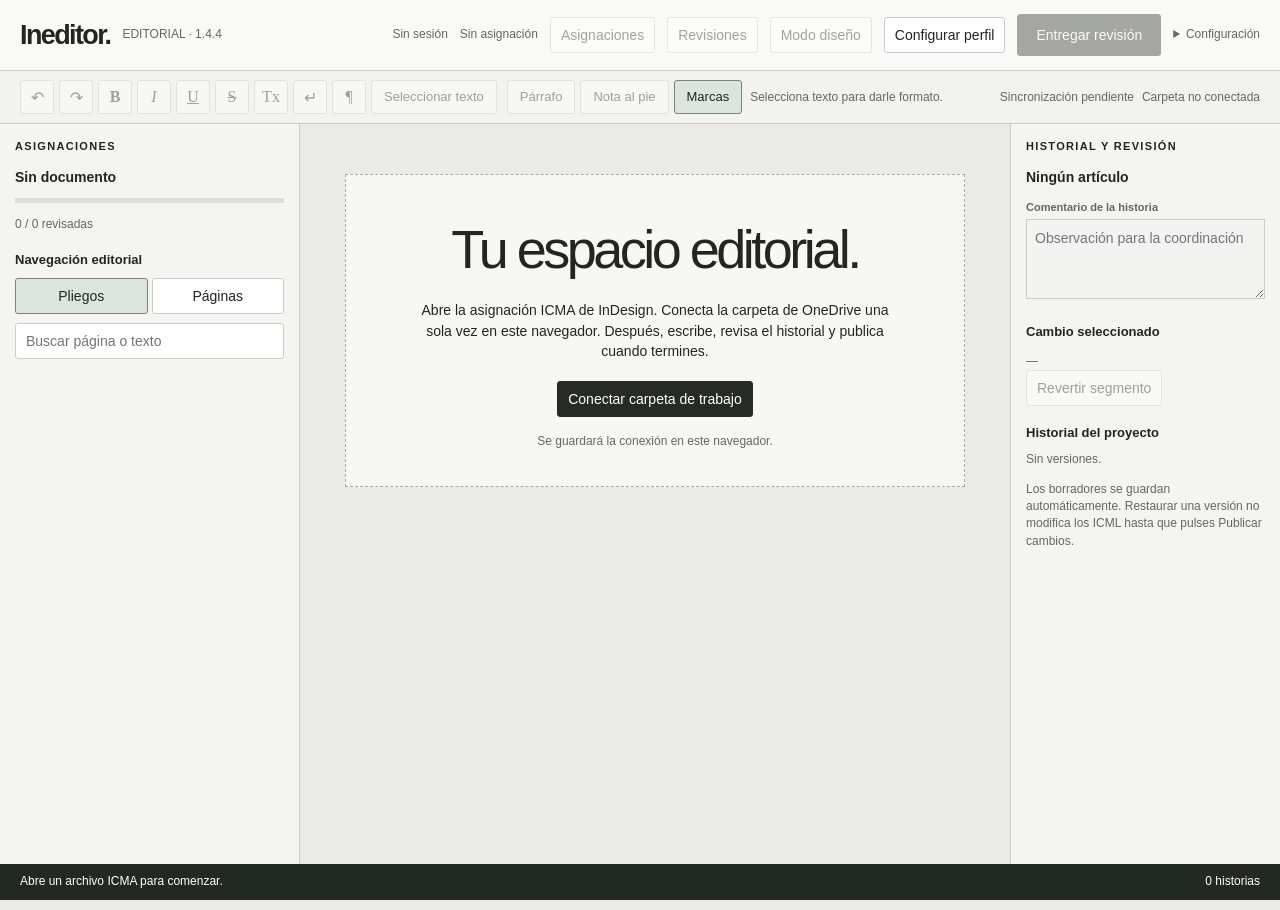
<file: Ineditor/assignment.html>
<!doctype html>
<html lang="es"><head><meta charset="utf-8"><meta name="viewport" content="width=device-width,initial-scale=1"><title>Ineditor — Asignaciones</title><style>
:root{font:14px/1.45 Arial,Helvetica,sans-serif;color:#242522;background:#eaeae7;--border:#caccc6;--muted:#656862;--green:#476457}*{box-sizing:border-box}body{margin:0}button,input,select,textarea{font:inherit;color:inherit}button,input,select{border:1px solid var(--border);background:#fff;padding:7px 10px;border-radius:3px}button{cursor:pointer}button:hover{border-color:#454941}button:disabled{opacity:.4;cursor:default}button.primary{background:#262b26;color:white;border-color:#262b26}button.on{background:#dce5dd;border-color:#8fa594}a{color:inherit}header{display:flex;align-items:center;gap:12px;flex-wrap:wrap;padding:14px 20px;background:#f9f9f7;border-bottom:1px solid var(--border)}header strong{font-size:27px;letter-spacing:-.06em}small,.muted{color:var(--muted);font-size:12px}.spacer{flex:1}.bar{display:flex;align-items:center;flex-wrap:wrap;gap:8px;padding:9px 20px;background:#f2f2ef;border-bottom:1px solid var(--border)}.workspace{display:grid;grid-template-columns:300px minmax(0,1fr) 270px;min-height:calc(100vh - 150px)}aside{padding:15px;min-width:0;background:#f4f4f1}.left{border-right:1px solid var(--border)}.right{border-left:1px solid var(--border)}h2{font-size:11px;letter-spacing:.12em;text-transform:uppercase;margin:0 0 12px}h3{font-size:13px;margin:18px 0 8px}.left input,.right input,.right textarea{width:100%}.list{max-height:70vh;overflow:auto;margin-top:8px}.story{display:block;width:100%;text-align:left;padding:10px 8px;border:0;border-bottom:1px solid var(--border);border-radius:0;background:transparent;overflow-wrap:anywhere}.story.active{background:#dce5dd;border-left:3px solid var(--green)}.story span{display:block;font-size:11px;color:var(--muted)}.story b{font-weight:normal}.paper{max-width:850px;margin:22px auto;padding:38px 52px;background:#fff;min-height:60vh;border:1px solid #d9dbd5;overflow-wrap:anywhere}.paper.galley{max-width:650px;font:16px/1.75 Georgia,serif}.paper.article{font:16px/1.65 Georgia,serif}.paper.galley .paragraph{counter-increment:line;position:relative}.paper.galley .paragraph:before{content:counter(line);position:absolute;left:-32px;color:#9a9c96;font:11px Arial;top:7px}.paragraph{white-space:pre-wrap;min-height:1.4em;margin:0 0 .4em}.seg{outline:none;white-space:pre-wrap;cursor:text;border-radius:2px}.seg:hover{background:#edf2eb}.seg:focus{outline:1px solid #8fa594;background:#f6f9f4}.seg.changed{background:#edf4eb;border-bottom:1px solid #77917b}.seg:empty:before{content:'∅';color:#aaa;font:11px Arial}.locked{color:#777;background:#f1f1ef;cursor:default}.mark{color:#999;font:12px Arial}.paper:not(.marks) .mark{display:none}.empty{max-width:620px;margin:50px auto;padding:35px;text-align:center;border:1px dashed #aaa;background:#f7f7f5}.empty h1{font-size:54px;letter-spacing:-.065em;margin:0 0 12px;font-weight:500}.empty p{max-width:480px;margin:0 auto 20px}.status{position:sticky;bottom:0;background:#222923;color:white;padding:9px 20px;display:flex;justify-content:space-between;gap:10px;flex-wrap:wrap;font-size:12px}.error{color:#a62c26}.status .error{color:#ffb4ab}.right textarea{padding:8px;min-height:80px;resize:vertical;border:1px solid var(--border)}.version{padding:9px 0;border-bottom:1px solid var(--border);font-size:12px;display:flex;gap:6px;align-items:center;justify-content:space-between}.version button{padding:4px 6px;font-size:11px}.version span{min-width:0}.label{font-size:11px;font-weight:bold;color:var(--muted);display:block;margin:10px 0 4px}.diff{white-space:pre-wrap;overflow-wrap:anywhere;font-size:12px;max-height:200px;overflow:auto}.diff del{background:#f5dddd}.diff ins{background:#dcebdc;text-decoration:none}.progress{height:5px;background:#ddd;margin:10px 0}.progress i{display:block;height:100%;background:var(--green)}[hidden]{display:none!important}dialog{max-width:min(700px,95vw);border:1px solid var(--border);padding:22px}dialog::backdrop{background:#0007}pre{white-space:pre-wrap;overflow-wrap:anywhere;max-height:45vh;overflow:auto}#versionList{max-height:36vh;overflow:auto}#articleTitle{font-weight:bold;overflow-wrap:anywhere}
@media(max-width:1050px){.workspace{grid-template-columns:230px minmax(0,1fr) 220px}.paper{padding:28px}.paper.galley{padding-left:42px}}
@media(max-width:760px){.workspace{display:flex;flex-direction:column}.left,.right{border:0;border-bottom:1px solid var(--border)}.list{max-height:28vh}.paper{margin:12px;padding:24px}.paper.galley{padding-left:42px}header,.bar{padding:10px}.empty{margin:12px;padding:22px}.empty h1{font-size:40px}}
.settings{position:relative;font-size:12px}.settings summary{cursor:pointer;color:var(--muted)}.settingsPanel{position:absolute;right:0;top:26px;z-index:5;width:220px;background:white;border:1px solid var(--border);padding:10px;box-shadow:0 8px 24px #0002;display:grid;gap:6px}.settingsPanel button{text-align:left}.formats{display:flex;gap:4px}.formats button{width:34px;padding:6px;font:16px Georgia,serif}.formats button.on{background:#dce5dd;border-color:#718877}.version.published{border-left:3px solid var(--green);padding-left:7px}.version .vmeta{display:block;color:var(--muted);font-size:11px}.right #versionList{max-height:55vh}.seg.changed{border-bottom:1px dotted #78947e}.bar{position:sticky;top:0;z-index:2}.paper{margin-top:18px}header .primary{padding:10px 18px}.settingsPanel [hidden]{display:none!important}.conflictCard{border:1px solid var(--border);padding:12px;margin:12px 0;background:#fafaf9}.conflictCard h4{margin:0 0 8px}.conflictCard pre{margin:4px 0 10px;padding:8px;border:1px solid #deded9;background:white;max-height:150px;white-space:pre-wrap}.conflictCard label{display:block;margin:7px 0}.conflictCard input{margin-right:6px}.conflictActions{position:sticky;bottom:0;background:#fff;padding:10px 0;border-top:1px solid var(--border)}#conflictRows{max-height:50vh;overflow:auto}#syncStatus{max-width:45ch}#archivePanel{margin-top:12px;font-size:12px}#archiveList .version{display:grid;gap:5px}#syncStatus.error{color:#a62c26}#seedChoices{max-height:35vh;overflow:auto}#seedChoices .conflictCard pre{max-height:110px}#pendingStatus{font-variant-numeric:tabular-nums}.settingsPanel a{padding:7px 10px;border:1px solid var(--border);border-radius:3px;text-decoration:none;background:white}.empty #workspaceSteps a{display:inline-block;margin:4px 0 8px;font-weight:bold}.empty #workspaceIntro{font-weight:bold}#workspaceSteps small{line-height:1.6}.layoutSwitch{display:flex;gap:4px;margin:0 0 8px}.layoutSwitch button{flex:1}.layoutSwitch button.on{border-color:#718877;background:#dce5dd}.left #layoutCount{display:block;margin-bottom:9px}.pageNav{position:sticky;top:46px;z-index:1;display:flex;align-items:center;justify-content:space-between;gap:16px;max-width:1280px;margin:14px auto 0;padding:0 18px}.pageNav button{min-width:36px}.pageNav strong{font-size:13px}.paper.grouped{display:grid;grid-template-columns:minmax(0,1fr);gap:12px;background:none;border:0;padding:0 16px;max-width:1280px;margin:12px auto 24px;min-height:0}.paper.grouped.facing{grid-template-columns:repeat(2,minmax(0,1fr))}.editorPage{background:#fff;border:1px solid #d9dbd5;min-width:0;min-height:70vh;padding:22px 24px 42px}.pageFolio{font:11px Arial,sans-serif;color:#747771;border-bottom:1px solid #dedfda;padding-bottom:12px;margin-bottom:22px;display:flex;justify-content:space-between;gap:8px;letter-spacing:.08em;text-transform:uppercase}.pageFolio b{font-weight:normal}.storyBlock{margin:0 0 22px;min-width:0;overflow-wrap:anywhere}.storyBlock+.storyBlock{border-top:1px solid #efefed;padding-top:16px}.storyBlock:last-child{margin-bottom:0}.storyBlock .paragraph{margin-bottom:.35em}.storyBlock:focus-within{box-shadow:-3px 0 0 -1px #8fa594}.pageEmpty{font:12px/1.6 Arial,sans-serif;color:#888;display:grid;place-items:center;min-height:45vh;text-align:center}.storyContinuation{font:12px/1.5 Arial,sans-serif;margin:12px 0;color:#676a64}.storyContinuation button{background:none;border:0;padding:0;text-decoration:underline;color:#476457}.layoutGroup b{font-weight:600}.layoutGroup .groupMeta{font-size:11px;line-height:1.45}.layoutGroup.active{border-left:3px solid var(--green);background:#dce5dd}.workspace main{min-width:0;container-type:inline-size}@container (max-width:680px){.paper.grouped.facing{grid-template-columns:1fr}.editorPage{min-height:0;padding:20px 22px 32px}.pageEmpty{min-height:100px}}@media(max-width:760px){.pageNav{position:static}.paper.grouped{padding:0 10px}.editorPage{min-height:0}}#profileDialog input,#profileDialog select{width:100%;margin-bottom:12px;box-sizing:border-box}#reviewsDialog{width:min(800px,92vw)}#reviewsList{max-height:60vh;overflow:auto;margin:14px 0}.revisionCard{border:1px solid #deded9;padding:14px;margin:10px 0;background:white}.revisionCard h3{margin:0 0 5px}.revisionCard pre{white-space:pre-wrap;overflow-wrap:anywhere;max-height:180px;overflow:auto;font:13px/1.5 Arial,sans-serif;padding:9px;background:#f6f6f4}.revisionCard del{color:#a52c2c}.revisionCard ins{color:#306145}.revisionCard .reviewActions{display:flex;flex-wrap:wrap;gap:7px}.revisionCard .reviewStatus{font:11px Arial,sans-serif;letter-spacing:.04em;color:#57675a}.revisionCard .reviewMeta{font:12px/1.5 Arial,sans-serif;color:#666}#profileOpen{max-width:165px;overflow:hidden;text-overflow:ellipsis;white-space:nowrap}.formats{flex-wrap:wrap}.seg,.seg span{white-space:pre-wrap;overflow-wrap:anywhere;tab-size:4}.seg{min-width:1px}.paragraph{white-space:pre-wrap}.paragraph:empty{min-height:1em}.noteAnchor::after{content:attr(data-note);vertical-align:super;font-size:.72em;line-height:0;color:#45644f}.storyFootnotes{border-top:1px solid #aaa;margin-top:18px;padding-top:8px;font:12px/1.5 Arial,sans-serif}.storyFootnotes button{display:block;width:100%;text-align:left;border:0;background:none;padding:5px 0;white-space:pre-wrap}.paragraphFields{display:grid;grid-template-columns:1fr 1fr;gap:10px;margin-top:12px}.paragraphFields input,#footnoteText,#alignment{width:100%;box-sizing:border-box}.paragraphFields label{font-size:12px}
/* Keep labeled tools distinct from the square formatting controls. */
.formats{flex:0 1 auto;max-width:100%;align-items:center;gap:5px}
.formats button{flex:0 0 auto;min-height:34px;white-space:nowrap}
.formats #paragraphFormat,.formats #footnoteOpen{width:auto;min-width:max-content;padding:6px 12px;font:inherit;font-size:13px;line-height:20px;display:inline-flex;align-items:center;justify-content:center}
.formats #paragraphFormat{margin-left:5px}
.bar #formatHint{flex:0 1 auto}
@media(max-width:480px){.formats #paragraphFormat,.formats #footnoteOpen{padding:6px 10px}.formats #paragraphFormat{margin-left:0}}
.formats #breakMarks{width:auto;min-width:max-content;padding:6px 12px;font:inherit;font-size:13px;line-height:20px;white-space:nowrap}.seg,.seg span{white-space:pre-wrap}.seg br{display:revert}.seg .breakMarker{display:inline;user-select:none;color:#849087;font:11px Arial,sans-serif}.seg .breakMarker::before{content:attr(data-symbol)}.paper.hideBreakMarks .breakMarker::before{content:none}.seg [data-caret-tail]{white-space:pre-wrap}.seg:focus{outline:none;box-shadow:0 0 0 1px #8fa594}.noteAnchor{user-select:none}.formats #selectStoryText{width:auto;min-width:max-content;padding:6px 12px;font:inherit;font-size:13px;line-height:20px;white-space:nowrap}.storyBlock.wholeSelection{outline:2px solid #8fa594;outline-offset:3px}.storyBlock.wholeSelection .seg{background:#dce7ef;color:#243643}.storyBlock.wholeSelection .noteAnchor::after{color:#243643}
.noteAnchor{display:inline;cursor:pointer;border-radius:2px;padding:0 2px;user-select:none;touch-action:manipulation}
.noteAnchor::after{color:#315c79;font-weight:600;text-decoration:underline;text-underline-offset:2px}
.noteAnchor:hover,.noteAnchor:focus-visible{background:#e2ebf2;outline:1px solid #829eae}
#notePreviewDialog{width:min(600px,calc(100vw - 48px));box-sizing:border-box}
.notePreviewBody{font:16px/1.65 Georgia,serif;white-space:pre-wrap;overflow-wrap:anywhere;max-height:55vh;overflow:auto;padding:14px 0;border-top:1px solid var(--border);border-bottom:1px solid var(--border)}
.notePreviewActions{display:flex;gap:8px;justify-content:flex-end;margin-top:16px}
.storyFootnotes button{display:grid;grid-template-columns:2em 1fr;gap:6px;align-items:start;padding:7px 4px;cursor:pointer;border-radius:3px;line-height:1.5}
.storyFootnotes button:hover,.storyFootnotes button:focus-visible{background:#edf2f6}
.storyFootnotes .noteListNumber{color:#315c79;text-decoration:underline;font-weight:600}
.noteReviewList{border-top:1px solid var(--border);margin-top:12px;padding-top:8px}
.noteReviewList button{display:block;width:100%;text-align:left;margin:5px 0;white-space:normal;overflow-wrap:anywhere}
.storyBlock,.storyBlock .paragraph,.storyBlock .seg{user-select:text;-webkit-user-select:text}.storyBlock .noteAnchor,.storyBlock .breakMarker,.storyBlock .storyFootnotes{user-select:none;-webkit-user-select:none}.storyBlock ::selection{background:#b9d3ea;color:#243643}::highlight(ineditor-drag-selection){background:#b9d3ea;color:#243643}.seg.dragSelected{background:#b9d3ea!important;color:#243643}#designBanner:not([hidden]){padding:9px 16px;background:#f4f1e8;border-bottom:1px solid #d9d2bf;color:#564a38;font:13px/1.5 Arial,sans-serif}#designMode.on{background:#e9e4d9;border-color:#b3a991}.storyTableWrap{margin:1.15em 0;max-width:100%;overflow-x:auto;overflow-wrap:anywhere;white-space:normal;text-align:left;font-size:.93em;line-height:1.5}.storyTableLabel{font:11px/1.5 Arial,sans-serif;color:#72766f;letter-spacing:.025em;margin:0 0 .35em}.storyTable{border-collapse:collapse;width:100%;table-layout:fixed;white-space:normal;text-align:left}.storyTable td,.storyTable th{border:1px solid #c9cdc6;padding:9px 11px;vertical-align:top;min-width:0;overflow-wrap:anywhere}.storyTable th,.storyTable .tableFooterRow{background:#f0f2ee}.storyTable th{font-weight:600;text-align:left}.storyTable .paragraph{min-height:0;margin:0 0 .35em;white-space:pre-wrap}.storyTable .paragraph:last-child{margin-bottom:0}.paper.galley .storyTable .paragraph:before{display:none;counter-increment:none}.storyTable .seg{overflow-wrap:anywhere}.tableEmptyCell,.tableMissingCell{color:#a1a49d;font:12px Arial,sans-serif}.storyTableWarning{font:12px/1.5 Arial,sans-serif;color:#755728;margin:0 0 6px}.storyTableFallbackCell{border:1px solid #c9cdc6;padding:9px;margin-bottom:4px}.storyTableFallbackCell>small{display:block;font:11px Arial,sans-serif;color:#72766f;margin-bottom:6px}.storyTable .storyTableWrap{margin:.5em 0}.storyTable td:focus-within,.storyTable th:focus-within{box-shadow:inset 0 0 0 1px #92a393}</style></head><body>
<header><strong>Ineditor.</strong><small>EDITORIAL · 1.4.4</small><span class="spacer"></span><small id="storage">Abriendo sesión…</small><small id="pendingStatus" role="status">Sin asignación</small><button id="assignmentSwitch" disabled>Asignaciones</button><button id="reviewInbox" disabled>Revisiones</button><button id="designMode" disabled title="Pausa compartida de publicación durante cambios de diseño">Modo diseño</button><button id="designDeliver" hidden>Entregar revisión</button><button id="profileOpen" title="Identidad y función editorial">Perfil</button><button id="publish" class="primary" disabled>Publicar cambios</button><details class="settings"><summary title="Configuración y recuperación">Configuración</summary><div class="settingsPanel"><a id="workspaceSettingsLink" hidden target="_blank" rel="noopener noreferrer" referrerpolicy="no-referrer">Abrir carpeta compartida</a><button id="connectFolder">Cambiar carpeta</button><button id="retryFolder" hidden>Recuperar acceso</button><button id="disconnectFolder" hidden>Desconectar carpeta</button><button id="open">Abrir ICMA local</button><button id="resume" disabled>Reanudar sesión</button><button id="backup" disabled>Descargar respaldo</button><button id="restoreTop" disabled>Restaurar respaldo</button><button id="seedOpen" disabled>Cargar versión inicial</button><button id="merge">Reintegrar respaldo anterior</button><button id="syncManual">Comprobar archivos ahora</button><button id="inspectAdobeLocks">Comprobar bloqueos de InDesign</button><button id="repairParagraphs" disabled>Reparar saltos de párrafo</button></div></details><input id="file" type="file" accept=".icma" hidden><input id="patchFile" type="file" accept=".json" hidden><input id="seedFile" type="file" accept=".json" hidden><input id="originals" type="file" webkitdirectory multiple hidden></header>
<div id="designBanner" hidden role="status"></div><div class="bar"><div class="formats"><button id="undoEdit" title="Deshacer (Ctrl+Z)" aria-label="Deshacer" disabled>↶</button><button id="redoEdit" title="Rehacer (Ctrl+Y o Ctrl+Mayús+Z)" aria-label="Rehacer" disabled>↷</button><button id="bold" title="Negrita · selección" disabled><b>B</b></button><button id="italic" title="Cursiva · selección" disabled><i>I</i></button><button id="underline" title="Subrayado · selección" disabled><u>U</u></button><button id="strike" title="Tachado · selección" disabled><s>S</s></button><button id="clearFormat" title="Restaurar formato original de la selección" disabled>Tx</button><button id="lineBreak" title="Salto de línea (Mayús+Enter)" disabled>↵</button><button id="paragraphBreak" title="Salto de párrafo (Enter)" disabled>¶</button><button id="selectStoryText" title="Seleccionar historia completa (Ctrl+A)" disabled>Seleccionar texto</button><button id="paragraphFormat" disabled>Párrafo</button><button id="footnoteOpen" title="Insertar nota al pie en el cursor" disabled>Nota al pie</button><button id="breakMarks" title="Mostrar u ocultar marcas de salto" aria-pressed="true" class="on">Marcas</button></div><small id="formatHint">Selecciona texto para darle formato.</small><span class="spacer"></span><small id="syncStatus" role="status">Sincronización pendiente</small><button id="syncReview" hidden>Revisar actualización</button><small id="folderStatus">Carpeta no conectada</small><button id="reconnect" hidden>Reconectar</button><div hidden><button id="article" class="on">Artículo</button><button id="galley">Galerada</button><button id="marks">¶ Marcas</button><button id="save" disabled>Guardar versión</button></div></div>
<div class="workspace"><aside class="left"><h2>Asignaciones</h2><div id="docName" style="font-weight:bold;overflow-wrap:anywhere">Sin documento</div><div class="progress"><i id="progress" style="width:0"></i></div><small id="progressText">0 / 0 revisadas</small><h3>Navegación editorial</h3><div class="layoutSwitch" role="group" aria-label="Vista de asignaciones"><button id="spreadView" class="on" aria-pressed="true">Pliegos</button><button id="pageView" aria-pressed="false">Páginas</button></div><small id="layoutCount" class="muted"></small><input id="filter" placeholder="Buscar página o texto"><div class="list" id="list"></div></aside>
<main><section id="empty" class="empty"><h1>Tu espacio editorial.</h1><p id="workspaceIntro" hidden></p><p id="genericIntro">Abre la asignación ICMA de InDesign. Conecta la carpeta de OneDrive una sola vez en este navegador. Después, escribe, revisa el historial y publica cuando termines.</p><p id="workspaceSteps" hidden><a id="workspaceOpen" target="_blank" rel="noopener noreferrer" referrerpolicy="no-referrer">1. Abrir carpeta compartida en OneDrive</a><br><small>Agrega un acceso directo a Mis archivos o sincroniza la carpeta. Después selecciónala en el Explorador de Windows.</small></p><button id="choose" class="primary">Conectar carpeta de trabajo</button><button id="restoreBackup" hidden>Abrir respaldo JSON</button><p class="muted" id="welcomeStatus" style="margin:16px auto 0">Se guardará la conexión en este navegador.</p></section><nav id="pageNav" class="pageNav" hidden aria-label="Navegación de páginas"><button id="prevPage" aria-label="Anterior">←</button><strong id="pageLabel"></strong><button id="nextPage" aria-label="Siguiente">→</button></nav><article id="paper" class="paper article" hidden></article></main>
<aside class="right"><h2>Historial y revisión</h2><div id="articleTitle">Ningún artículo</div><p id="articleStats" class="muted"></p><button id="done" disabled hidden>Marcar revisada</button><div><label class="label" for="notes">Comentario de la historia</label><textarea id="notes" rows="3" placeholder="Observación para la coordinación" disabled></textarea></div><h3>Cambio seleccionado</h3><small id="segmentStyle">—</small><div class="diff" id="diff"></div><button id="resetSegment" disabled>Revertir segmento</button><h3>Historial del proyecto</h3><div id="versionList" class="muted">Sin versiones.</div><details id="archivePanel" hidden><summary>Historial de bases anteriores</summary><div id="archiveList"></div></details><p class="muted">Los borradores se guardan automáticamente. Restaurar una versión no modifica los ICML hasta que pulses Publicar cambios.</p></aside></div>
<footer class="status"><span id="status" role="status">Abre un archivo ICMA para comenzar.</span><span id="count">0 historias</span></footer>
<dialog id="paragraphDialog"><h2>Formato de párrafo</h2><p id="paragraphInfo" class="muted"></p><label class="label" for="alignment">Alineación</label><select id="alignment"><option value="">Conservar original</option><option value="LeftAlign">Izquierda</option><option value="CenterAlign">Centrada</option><option value="RightAlign">Derecha</option><option value="LeftJustified">Justificada (última línea izquierda)</option></select><div class="paragraphFields"><label>Antes (pt)<input id="paraBefore" type="number" min="0" max="72" step="0.5"></label><label>Después (pt)<input id="paraAfter" type="number" min="0" max="72" step="0.5"></label><label>Sangría izquierda (pt)<input id="paraIndent" type="number" min="0" max="144" step="0.5"></label><label>Primera línea (pt)<input id="paraFirst" type="number" min="-72" max="72" step="0.5"></label></div><p class="muted">Deja un valor vacío para conservar el definido en InDesign.</p><button id="paraSave" class="primary">Aplicar</button> <button id="paraClose">Cancelar</button></dialog><dialog id="designDialog"><h2>Intervención de diseño</h2><p id="designInfo"></p><p class="muted">La pausa abarca toda la carpeta conectada. El texto y las revisiones se guardan por separado; los ICML no se publican durante la intervención. Actualiza los vínculos en InDesign antes de extraer contenido y devuélvelo antes de finalizar.</p><pre id="designReport"></pre><button id="designStart" class="primary">Activar modo diseño</button> <button id="designEnd" class="primary" hidden>Finalizar intervención</button> <button id="designBackup">Descargar respaldo de intervención</button> <button id="designClose">Cerrar</button></dialog><dialog id="notePreviewDialog" aria-labelledby="notePreviewTitle"><h2 id="notePreviewTitle">Nota al pie</h2><p id="notePreviewInfo" class="muted"></p><div id="notePreviewBody" class="notePreviewBody"></div><div class="notePreviewActions"><button id="notePreviewEdit" hidden>Editar nota</button><button id="notePreviewClose" class="primary">Cerrar</button></div></dialog><dialog id="footnoteDialog"><h2>Nota al pie</h2><p id="footnoteInfo" class="muted"></p><textarea id="footnoteText" rows="6" placeholder="Texto de la referencia o nota"></textarea><button id="footnoteSave" class="primary">Guardar nota</button> <button id="footnoteDelete" hidden>Eliminar</button> <button id="footnoteClose">Cancelar</button></dialog><dialog id="profileDialog"><h2>Perfil editorial</h2><p class="muted">El nombre y la función son declarados por cada persona; no constituyen una autenticación institucional.</p><label class="label" for="profileName">Nombre</label><input id="profileName" maxlength="120" autocomplete="name"><label class="label" for="profileRole">Función</label><select id="profileRole"><option value="reviewer">Revisor/a — entregar propuestas</option><option value="editor">Editor/a — aceptar o rechazar propuestas</option><option value="coordinator">Coordinación — consolidar y publicar</option><option value="designer">Diseño — publicar ICML</option></select><p id="profileHint" class="muted"></p><button id="profileSave" class="primary">Guardar perfil</button> <button id="profileClose">Cerrar</button></dialog><dialog id="reviewsDialog"><h2>Revisiones compartidas</h2><p id="reviewsStatus" class="muted"></p><button id="reviewsRefresh">Actualizar</button><label class="label" for="reviewsFilter">Mostrar</label><select id="reviewsFilter"><option value="pending">Pendientes</option><option value="accepted">Aceptadas</option><option value="all">Todas</option></select><div id="reviewsList"></div><button id="reviewsClose">Cerrar</button></dialog><dialog id="folderDialog"><h2>Carpeta de trabajo sincronizada</h2><p id="folderName"></p><p id="folderExpected" class="muted" hidden></p><p>Selecciona una asignación ICMA. Los borradores se guardan por sesión y asignación en <b>_Ineditor/</b>. Los revisores entregan propuestas, la edición decide y la coordinación o diseño publica los ICML. Conecta solo una carpeta autorizada.</p><div id="folderAssignments" class="list"></div><p id="folderMessage" role="status" class="muted"></p><button id="closeFolder">Cancelar</button></dialog><dialog id="publishDialog"><h2>Publicar cambios</h2><p>Actualiza los ICML originales de la carpeta conectada con sus nombres y ubicaciones actuales; no crea un paquete ZIP. OneDrive gestiona la transferencia a SharePoint.</p><pre id="publishReport" role="status"></pre><section id="conflictPanel" hidden><h3>Resolver diferencias</h3><p>Compara el contenido antes de publicar. Ningún archivo se modificará hasta confirmar.</p><div id="conflictRows"></div><div class="conflictActions"><button id="applyConflicts" class="primary">Aceptar resolución</button> <button id="cancelConflicts">Cancelar publicación</button></div></section><div><button id="publishBackup" disabled>Descargar respaldo previo</button> <button id="closePublish">Cerrar</button></div></dialog><dialog id="seedDialog"><h2>Cargar versión inicial editorial</h2><p class="muted">Se incorporan únicamente las sustituciones validadas. No se escribe en los ICML hasta publicar.</p><pre id="seedReport" role="status"></pre><div id="seedChoices"></div><button id="seedConfirm" class="primary" disabled>Incorporar y publicar</button> <button id="seedDraft" disabled>Solo incorporar borrador</button> <button id="seedClose">Cerrar</button></dialog><dialog id="historyDialog"><h2>Historial de una base anterior</h2><p id="historyInfo" class="muted"></p><div id="historyVersions"></div><pre id="historyPreview"></pre><button id="closeHistory">Cerrar</button></dialog><dialog id="mergeDialog"><h2>Reintegración segura · diseñador</h2><p>Selecciona el archivo <b>correcciones.json</b> del ZIP que te entregó la editora y después la carpeta <b>content</b> de la asignación original. El sistema verifica el texto base de cada historia modificada y genera únicamente los ICML que pueden actualizarse sin conflictos. No sobrescribe archivos en disco.</p><button id="selectPatch">1. Seleccionar correcciones</button> <button id="selectOriginals" disabled>2. Seleccionar carpeta content</button><pre id="mergeReport"></pre><button id="closeMerge">Cerrar</button></dialog>
<script>
'use strict';
const $=id=>document.getElementById(id), P=new DOMParser, X=new XMLSerializer, clone=x=>JSON.parse(JSON.stringify(x)), enc=new TextEncoder;
let formats={},extras={},remembered=null,recoverMovedFolder=false;let localRevision=0;let doc=null,source=null,project='',assignmentName='',storyList=[],selected=0,changes={},review={},notes={},versions=[],active=null,saveTimer=null,db=null,stored=false,pendingPatch=null,importBackup=false,mode='article',marks=false,loadBusy=false,saveChain=Promise.resolve(),generation=0,persistedSource='';
const msg=(s,error=false)=>{$('status').textContent=s;$('status').classList.toggle('error',error)};
const by=(r,t)=>Array.from(r.getElementsByTagName(t));
const elems=(r,t)=>Array.from(r.children).filter(n=>n.localName===t);
const plain=n=>Array.from(n.childNodes).every(c=>c.nodeType===3||c.nodeType===4);
const content=n=>n.textContent||'';
const fname=s=>String(s||'').split(/[\\/]/).pop();
const own=(o,k)=>Object.prototype.hasOwnProperty.call(o,k);
const canon=n=>({text:content(n),editable:plain(n),protected:plain(n)?null:X.serializeToString(n)});
const value=(s,i)=>own(changes[s.id]||{},i)?changes[s.id][i]:s.base[i].text;
const signature=s=>JSON.stringify(s.base.map(x=>[x.text,x.editable,x.protected]));
function xmlParse(text){if(/<!DOCTYPE|<!ENTITY/i.test(text))throw Error('DTD o entidades no permitidas.');const d=P.parseFromString(text,'application/xml');if(d.documentElement.localName!=='Document'||d.getElementsByTagName('parsererror').length)throw Error('XML Adobe inválido.');return d}
async function hash(str){const bytes=await crypto.subtle.digest('SHA-256',enc.encode(str));return Array.from(new Uint8Array(bytes),x=>x.toString(16).padStart(2,'0')).join('')}
function openDB(){return new Promise((res,rej)=>{const r=indexedDB.open('ineditor-assignments',1);r.onupgradeneeded=()=>r.result.createObjectStore('projects');r.onsuccess=()=>res(r.result);r.onerror=()=>rej(r.error)})}
let workspaceConfig=null,workspaceNamespace='';
function scopedKey(key){return key==='active-workspace-config'||!workspaceNamespace?key:workspaceNamespace+':'+key}
function dbGet(key){key=scopedKey(key);return new Promise((res,rej)=>{const r=db.transaction('projects').objectStore('projects').get(key);r.onsuccess=()=>res(r.result);r.onerror=()=>rej(r.error)})}
function dbPut(key,val){key=scopedKey(key);return new Promise((res,rej)=>{const tx=db.transaction('projects','readwrite');tx.objectStore('projects').put(val,key);tx.oncomplete=res;tx.onerror=()=>rej(tx.error);tx.onabort=()=>rej(tx.error)})}
const state=()=>clone({changes,formats,extras,review,notes});
let liveBases={},archiveIndex=[],syncBusy=false,syncBlocked=false,syncSeen=new Map(),syncAssignment=null,syncScope='',lastFullSync=0;
let connectedFolder=null,connectedAssignmentPath='',connectedProject='',folderQueue=Promise.resolve(),folderSession=crypto.randomUUID(),folderEpoch=0,folderRevision=0,folderWritten=0;
function folderLabel(s,error=false){$('folderStatus').textContent=s;$('folderStatus').classList.toggle('error',error);$('reconnect').hidden=!error}
async function scanAssignments(root){const found=[];let seen=0;async function walk(dir,path,depth){if(depth>6)return;for await(const [name,handle] of dir.entries()){if(++seen>10000)throw Error('Carpeta demasiado amplia; selecciona la carpeta específica de asignaciones.');if(handle.kind==='directory'&&name!=='_Ineditor'&&!name.startsWith('.'))await walk(handle,path+name+'/',depth+1);else if(handle.kind==='file'&&/\.icma$/i.test(name))found.push({path:path+name,handle})}}await walk(root,'',0);return found.sort((a,b)=>a.path.localeCompare(b.path))}
async function writeShared(root,id,session,filename,data){
const shortName='r-'+id.slice(0,8)+'-'+session.replace(/-/g,'').slice(0,16)+(filename.endsWith('.zip')?'-'+filename:'.json');
let failure;
for(let attempt=0;attempt<3;attempt++){
let phase='acceso a carpeta',out=null;
try{
if(root.queryPermission&&await root.queryPermission({mode:'readwrite'})!=='granted')throw new DOMException('Permiso de escritura no concedido','NotAllowedError');
phase='abrir/crear _Ineditor';const dir=await root.getDirectoryHandle('_Ineditor',{create:true});
phase='abrir/crear '+filename;const file=await dir.getFileHandle(shortName,{create:true});
phase='abrir escritura '+filename;out=await file.createWritable();
phase='escribir '+filename;await out.write(data);
phase='cerrar escritura '+filename;await out.close();out=null;
phase='verificar '+filename;const actual=await (await dir.getFileHandle(shortName)).getFile(),expected=typeof data==='string'?enc.encode(data).length:data.size;
if(actual.size!==expected)throw new DOMException('El tamaño guardado no coincide','NotFoundError');
return shortName;
}catch(e){if(out)try{await out.abort()}catch{}failure=new Error(phase+' ['+(e.name||'Error')+']: '+e.message);if(!['NotFoundError','NoModificationAllowedError','AbortError','InvalidStateError'].includes(e.name)||attempt===2)throw failure;await new Promise(resolve=>setTimeout(resolve,350*(attempt+1)))}
}throw failure}
function folderSave(label){
if(!connectedFolder||connectedProject!==project||!doc)return Promise.resolve();
const root=connectedFolder,id=project,session=folderSession,epoch=folderEpoch,revision=++folderRevision;
const data=JSON.stringify({...payload(),reviewer:reviewProfile?{name:reviewProfile.name,id:reviewProfile.id,role:reviewProfile.role}:null,assignmentPath:connectedAssignmentPath,folderSession:session,folderSavedAt:new Date().toISOString(),folderRevision:revision},null,2);
folderLabel('Guardando revisión e historial…');
folderQueue=folderQueue.catch(()=>{}).then(async()=>{
if(epoch!==folderEpoch)return;
const filename=await writeShared(root,id,session,'revision.json',data);
folderWritten=revision;
if(epoch===folderEpoch&&revision===folderRevision){
$('retryFolder').hidden=true;
folderLabel('Guardado en carpeta · revisión e historial · '+new Date().toLocaleTimeString()+' · sincronización OneDrive pendiente de comprobar');
$('folderStatus').title='_Ineditor/'+filename;
}
}).catch(e=>{if(epoch===folderEpoch&&revision===folderRevision){$('retryFolder').hidden=false;folderLabel('Carpeta no guardada: '+e.message+' · respaldo local independiente',true)}});
return folderQueue}

async function rememberFolder(){if(!db||!connectedFolder)return;remembered={root:connectedFolder,path:connectedAssignmentPath,project:connectedProject,session:folderSession};try{await dbPut('folder-connection',remembered)}catch(e){msg('La carpeta está conectada, pero el navegador no pudo recordar el acceso.',true)}}
async function fileAt(root,path){const parts=path.split('/');const name=parts.pop();if(!name||parts.some(p=>!p||p==='.'||p==='..'))throw Error('Ruta guardada inválida');let dir=root,walked=[];for(const p of parts){walked.push(p);try{dir=await dir.getDirectoryHandle(p)}catch(e){throw new DOMException('No se pudo abrir '+root.name+'/'+walked.join('/')+' · '+e.message,e.name||'UnknownError')}}try{return await (await dir.getFileHandle(name)).getFile()}catch(e){throw new DOMException('No se pudo abrir '+root.name+'/'+path+' · '+e.message,e.name||'UnknownError')}}
async function resumeLast(){const s=await dbGet('last');if(!s)return false;const f=s.source||await dbGet('source:'+s.project);if(!f)throw Error('No se encuentra la copia local de la asignación.');await load(f,s);return project===s.project}
async function restoreConnection(request=false){
if(!remembered?.root)return false;const root=remembered.root;if(recoverMovedFolder){$('connectFolder').click();return false}
try{const opts={mode:'readwrite'};let permission=root.queryPermission?await root.queryPermission(opts):'prompt';if(permission!=='granted'&&request&&root.requestPermission)permission=await root.requestPermission(opts);if(permission!=='granted'){folderLabel('Acceso pendiente · vuelve a autorizar la carpeta',true);$('retryFolder').hidden=false;$('choose').textContent='Continuar con la carpeta';$('welcomeStatus').textContent='El navegador solicita confirmar el permiso.';return false}
const f=await fileAt(root,remembered.path),key=await hash(await f.text());
if(!doc){const saved=await dbGet('last');if(saved?.project===remembered.project)await resumeLast();else await load(f)}if(project!==remembered.project&&project!==key)throw Error('La sesión activa no coincide con la carpeta recordada.');
$('reconnect').textContent='Reconectar';connectedFolder=root;connectedAssignmentPath=remembered.path;connectedProject=project;folderSession=remembered.session||crypto.randomUUID();folderEpoch++;folderRevision=folderWritten=0;$('publish').disabled=publicationDisabled();$('disconnectFolder').hidden=false;$('retryFolder').hidden=true;await rememberFolder();const owner=await dbGet('assignment-owner:'+project);if(!owner)await dbPut('assignment-owner:'+project,connectedAssignmentPath);recoverMovedFolder=false;folderLabel('Carpeta conectada · '+root.name+'/'+connectedAssignmentPath);renderArchives();resetSync();updateReviewUI();queueSync();return true;
}catch(e){$('retryFolder').hidden=false;$('disconnectFolder').hidden=false;if(e.name==='NotFoundError'||e.name==='TypeMismatchError'){recoverMovedFolder=true;$('retryFolder').textContent='Elegir carpeta vigente';$('reconnect').textContent='Elegir carpeta vigente';$('choose').textContent='Autorizar carpeta vigente';folderLabel('Ubicación anterior no disponible · '+root.name+'/'+remembered.path+' · El borrador local se conserva. Selecciona la carpeta vigente.',true);$('folderStatus').title=e.message;syncLabel('Conexión anterior no disponible',true)}else folderLabel('No se recuperó la carpeta: '+e.message,true);return false}}

function parseWorkspaceConfig(raw,assignment='Lorena.icma'){
const u=new URL(raw);if(u.protocol!=='https:'||!u.hostname.endsWith('.sharepoint.com')||u.username||u.password||!u.pathname.startsWith('/:f:/'))throw Error('El enlace de trabajo debe ser una carpeta compartida HTTPS de SharePoint.');
if(!/^[^\\/:\u0000-\u001f]+\.icma$/i.test(assignment)||assignment.length>180)throw Error('Nombre de asignación inválido.');
return {url:u.href,assignment}
}
async function initializeWorkspaceConfig(){
const fragment=location.hash.slice(1),params=new URLSearchParams(fragment);let config=null;
if(fragment==='local'){await dbPut('active-workspace-config',null)}
else if(params.has('workspace')){config=parseWorkspaceConfig(params.get('workspace'),params.get('assignment')||'Lorena.icma');await dbPut('active-workspace-config',config)}
else{const saved=await dbGet('active-workspace-config');if(saved)config=parseWorkspaceConfig(saved.url,saved.assignment)}
if(!config)return;workspaceConfig=config;workspaceNamespace='workspace:'+await hash(config.url+'\n'+config.assignment.toLowerCase());
for(const id of ['workspaceOpen','workspaceSettingsLink']){$(id).href=config.url;$(id).hidden=false}
$('workspaceIntro').hidden=false;$('workspaceIntro').textContent='Carpeta de trabajo · '+config.assignment;
$('workspaceSteps').hidden=false;$('genericIntro').hidden=true;$('choose').textContent='2. Autorizar carpeta sincronizada';
$('folderExpected').hidden=false;$('folderExpected').textContent='Asignación sugerida: '+config.assignment+'. Puedes elegir cualquiera de los ICMA disponibles en esta carpeta.';
}
function matchingWorkspaceAssignments(found,config){const preferred=s=>config&&fname(s.path).normalize('NFC').toLowerCase()===config.assignment.normalize('NFC').toLowerCase();return found.slice().sort((a,b)=>Number(!!preferred(b))-Number(!!preferred(a))||a.path.localeCompare(b.path))}

async function initializeWorkspace(){try{db=await openDB();await initializeWorkspaceConfig();await initializeReviewProfile();archiveIndex=await dbGet('sync-archive-index')||[];remembered=await dbGet('folder-connection');const saved=await dbGet('last');$('resume').disabled=!saved;if(saved)await resumeLast();if(remembered)await restoreConnection();else if(doc){folderLabel('Conecta la carpeta una vez para recuperar el acceso.',true);$('reconnect').textContent='Conectar carpeta'}if(!doc){$('storage').textContent='Sin sesión';$('choose').textContent=remembered?'Continuar con la carpeta':workspaceConfig?'2. Autorizar carpeta sincronizada':'Conectar carpeta de trabajo'}updateReviewUI();if(navigator.storage?.persist)navigator.storage.persist().catch(()=>{})}catch(e){$('storage').textContent='Almacenamiento no disponible';msg(e.message,true)}}



let switchingAssignment=false;

function identicalStoryInventory(a,b){if(a.length!==b.length)return false;const index=new Map(b.map(s=>[s.id,s.filename.normalize('NFC')]));return a.every(s=>index.get(s.id)===s.filename.normalize('NFC'))}
async function reconnectMovedAssignment(root,item,targetInventory){
if(!doc||!remembered)throw Error('No hay una sesión editorial anterior para rescatar.');
const oldName=assignmentName,newName=targetInventory.a.getAttribute('Name')||fname(item.path);
if(newName.normalize('NFC')!==oldName.normalize('NFC')||!identicalStoryInventory(storyList,targetInventory.list))throw Error('La asignación seleccionada no coincide con los identificadores y archivos de la sesión anterior. El borrador permanece intacto; selecciona la asignación correcta.');
const dir=await assignmentContent(root,item.path);
for(const s of targetInventory.list.filter(s=>s.directPublish)){try{await (await dir.getFileHandle(s.filename)).getFile()}catch(e){throw Error('Falta '+s.filename+' en content/. Espera que OneDrive sincronice la carpeta completa.')}}
if(!confirm('Reconectar el borrador actual a '+root.name+'/'+item.path+'? Se conservarán las revisiones anteriores y se comprobarán los ICML nuevos antes de publicar. Confirma que esta es la carpeta compartida definitiva.'))throw Error('Reconexión cancelada.');
const key='sync-archive:'+crypto.randomUUID(),at=new Date().toISOString(),archive={key,at,project,path:remembered.path,name:assignmentName,reason:'Traslado de carpeta · respaldo anterior',count:versions.length};
const record={source,liveBases:clone(liveBases),payload:payload()},nextIndex=[...archiveIndex,archive],session=crypto.randomUUID();
await persist('Antes de recuperar carpeta trasladada');if(!stored)throw Error('No se confirmó el guardado local del borrador.');
const connection={root,path:item.path,project,session};
await dbPutMany([[key,record],['sync-archive-index',nextIndex],['source:'+project,source],['folder-connection',connection],['assignment-session:'+item.path,session],['assignment-owner:'+project,item.path]]);
archiveIndex=nextIndex;connectedFolder=root;connectedAssignmentPath=item.path;connectedProject=project;folderSession=session;remembered=connection;folderEpoch++;folderRevision=folderWritten=0;recoverMovedFolder=false;
$('folderDialog').close();$('disconnectFolder').hidden=false;$('retryFolder').hidden=true;$('retryFolder').textContent='Recuperar acceso';$('reconnect').textContent='Reconectar';resetSync();syncLabel('Carpeta recuperada · comprobación de la nueva base pendiente',true);renderArchives();updateReviewUI();folderLabel('Carpeta vigente · '+root.name+'/'+item.path);
await persist('Carpeta recuperada · borrador conservado');msg('Conexión recuperada. Se comparará el contenido con la base anterior antes de publicar.');
setTimeout(()=>syncNow(false,true,true),0)
}


function versionStoryName(name){return String(name).normalize('NFC').toLowerCase().replace(/(^|[-_ ])v\d+(?=[-_ .]|$)/g,'$1v#')}
function pairVersionStories(oldList,newList){
const pairs=new Map(),used=new Set();
for(const s of oldList){const sameName=newList.filter(n=>n.filename.normalize('NFC')===s.filename.normalize('NFC')),sameVersion=newList.filter(n=>versionStoryName(n.filename)===versionStoryName(s.filename)),sameId=newList.filter(n=>n.id===s.id);const candidate=sameName.length===1?sameName[0]:sameVersion.length===1?sameVersion[0]:null;
// Never match by ID alone: a regenerated document may reuse a story identifier.
if(candidate&&(!sameId.length||sameId.length===1&&sameId[0]===candidate)&&!used.has(candidate.id)){pairs.set(s.id,candidate);used.add(candidate.id)}
}
return pairs
}
async function openNewAssignmentVersion(root,item,f,raw,targetInventory){
const newKey=await hash(raw),newName=targetInventory.a.getAttribute('Name')||fname(item.path),oldProject=project,oldPath=connectedAssignmentPath||remembered?.path||source.name,oldSource=source,oldState=state(),oldSnap={project,assignmentName,...oldState,versions:clone(versions),selected,layoutMode,liveBases:clone(liveBases)};
if(newKey===oldProject)throw Error('La base es idéntica. Usa la recuperación de traslado.');
if(newName.normalize('NFC')!==assignmentName.normalize('NFC'))throw Error('Esta asignación tiene otro nombre. Elige la asignación de la misma persona o abre el ICMA como proyecto independiente.');
const dir=await assignmentContent(root,item.path),freshBases={},freshList=[];
const styles=new Map([...by(targetInventory.a.ownerDocument,'CharacterStyle'),...by(targetInventory.a.ownerDocument,'ParagraphStyle')].map(x=>[x.getAttribute('Self'),x]));
for(const s of targetInventory.list){
if(!s.directPublish){freshList.push(s);continue}
let content;try{content=(await readOriginal(await dir.getFileHandle(s.filename))).raw}catch(e){throw Error('No se pudo leer '+s.filename+' en content/ de la nueva versión. '+e.message)}
const n=hydrateStory(s,content);assignmentStyleMaps.set(n.node.ownerDocument,styles);freshBases[n.id]=content;freshList.push(n)
}
const previousLedger=(await dbGet('published:'+oldProject))?.stories||{},pairs=pairVersionStories(storyList,freshList),next={changes:{},formats:{},extras:{},review:{},notes:{}},report=[];let pending=0,migrated=0,already=0,unresolved=0;
for(const old of storyList){
const fresh=pairs.get(old.id),hasPending=pendingFor(old,previousLedger);
if(hasPending)pending++;
if(!fresh||!fresh.directPublish){if(hasPending){unresolved++;report.push('ARCHIVO · '+old.filename+' · sin correspondencia inequívoca en la nueva versión')}else if(oldState.notes[old.id])report.push('ARCHIVO · '+old.filename+' · comentario sin correspondencia');continue}
if(oldState.notes[old.id])next.notes[fresh.id]=oldState.notes[old.id];
if(!hasPending)continue;
const draft=oldState.changes[old.id]||{},fm=oldState.formats[old.id]||{},ex=oldState.extras[old.id]||{},entry=previousLedger[old.id]||{};
try{
const expected={...old,base:old.base.map((v,i)=>({...v,text:draft[i]??v.text}))},a=styleTextStream(expected),b=styleTextStream(fresh);
if(!Object.keys(fm).length&&!Object.keys(ex).length&&!Object.keys(entry.formats||{}).length&&!Object.keys(entry.extras||{}).length&&!Object.values(draft).some(t=>/[\u2028\u2029]/.test(t))&&!a.failed&&!b.failed&&JSON.stringify(a.tokens)===JSON.stringify(b.tokens)){already++;report.push('YA INCORPORADO · '+old.filename);continue}
const mapped=rebaseEditorialDesign(old,fresh,entry,draft,fm,ex);
if(!mapped||mapped.structural||mapped.conflicts.length)throw Error('base o estructura distinta');
prepareSelectionPublication(fresh,freshBases[fresh.id],mapped.edits,mapped.fm,mapped.ex||{});
if(Object.keys(mapped.edits).length)next.changes[fresh.id]=mapped.edits;if(Object.keys(mapped.fm).length)next.formats[fresh.id]=mapped.fm;if(Object.keys(mapped.ex||{}).length)next.extras[fresh.id]=mapped.ex;
migrated++;report.push('CONCILIADO · '+old.filename+' → '+fresh.filename)
}catch(e){unresolved++;report.push('ARCHIVO · '+old.filename+' · '+e.message)}
}
const summary='Nueva versión · '+root.name+'/'+item.path+'\n'+freshList.length+' historias nuevas.\n'+pending+' historias con cambios pendientes: '+migrated+' conciliadas, '+already+' ya incorporadas, '+unresolved+' conservadas en el historial anterior.\n'+(report.length?'\n'+report.slice(0,30).join('\n')+(report.length>30?'\n… informe completo en el historial archivado.':''):'')+'\n\nSe archivará la sesión anterior íntegra, incluidas las revisiones no conciliadas. Ningún ICML será sobrescrito. ¿Abrir esta versión?';
if(!confirm(summary))throw Error('Migración cancelada; la sesión anterior permanece intacta.');
await persist('Antes de migrar a nueva versión');if(!stored)throw Error('No se pudo confirmar el respaldo local de la versión anterior.');
const key='sync-archive:'+crypto.randomUUID(),at=new Date().toISOString(),archive={key,at,project:oldProject,path:oldPath,name:assignmentName,reason:'Migración a nueva versión · '+root.name+' · '+unresolved+' historias pendientes archivadas',count:versions.length,targetProject:newKey};
const record={source:oldSource,liveBases:clone(liveBases),payload:payload(),ledger:previousLedger,migrationReport:summary+'\n\n'+report.join('\n')},nextIndex=[...archiveIndex,archive],session=crypto.randomUUID();
const priorNew=(await dbGet('published:'+newKey))?.stories||{};if(Object.keys(priorNew).length)throw Error('Esta versión ya tiene un registro de publicación local independiente. No se pueden mezclar automáticamente dos sesiones.');
const snap={project:newKey,assignmentName:newName,...next,versions:[{at,label:'Base de nueva versión',state:{changes:{},formats:{},extras:{},review:{},notes:{}}},{at,label:'Migración editorial · '+migrated+' historias conciliadas',state:clone(next)}],selected:0,layoutMode,liveBases:freshBases};
await dbPutMany([[key,record],['sync-archive-index',nextIndex],['source:'+oldProject,oldSource],['source:'+newKey,f],['migration-snapshot:'+newKey,snap]]);
const previous={root:connectedFolder,path:connectedAssignmentPath,project:connectedProject,session:folderSession,remembered,recoverMovedFolder};
connectedFolder=null;connectedAssignmentPath='';connectedProject='';folderEpoch++;resetSync();archiveIndex=nextIndex;
if(!await load(f,snap,true)||!stored){await load(oldSource,oldSnap,true);connectedFolder=previous.root;connectedAssignmentPath=previous.path;connectedProject=previous.project;folderSession=previous.session;remembered=previous.remembered;recoverMovedFolder=previous.recoverMovedFolder;resetSync();throw Error('No se pudo activar la nueva versión. El historial anterior se conserva.')}
const connection={root,path:item.path,project:newKey,session};
await dbPutMany([['folder-connection',connection],['assignment-snapshot:'+item.path,snap],['assignment-owner:'+newKey,item.path],['assignment-session:'+item.path,session]]);
connectedFolder=root;connectedAssignmentPath=item.path;connectedProject=newKey;folderSession=session;remembered=connection;recoverMovedFolder=false;folderEpoch++;folderRevision=folderWritten=0;
$('folderDialog').close();$('disconnectFolder').hidden=false;$('retryFolder').hidden=true;$('retryFolder').textContent='Recuperar acceso';$('reconnect').textContent='Reconectar';resetSync();syncLabel('Nueva versión conectada · comprobación pendiente',true);folderLabel('Carpeta vigente · '+root.name+'/'+item.path);renderArchives();updateReviewUI();
await persist('Nueva versión conectada');msg('Nueva versión conectada. '+migrated+' historias conciliadas; '+unresolved+' historias pendientes archivadas. Consulta Historial.');setTimeout(()=>syncNow(false,true,true),0)
}

async function bindPickedAssignment(root,item){
if(syncBusy||publishing||loadBusy||switchingAssignment)throw Error('Espera a que termine la operación actual.');
const sameRoot=!!connectedFolder&&await root.isSameEntry(connectedFolder).catch(()=>false);
if(connectedFolder&&!sameRoot&&!doc){throw Error('Desconecta la carpeta actual antes de autorizar otra.')}if(!sameRoot&&!confirm('¿Autorizar esta carpeta de trabajo? \n'+root.name+'\nLos borradores y propuestas se guardarán en _Ineditor.'))return false;
switchingAssignment=true;
try{
if(doc){await persist('Antes de cambiar asignación');if(!stored)throw Error('No se confirmó el guardado del borrador. Descarga un respaldo antes de cambiar.');}
await folderQueue;
const f=await item.handle.getFile(),raw=await f.text(),key=await hash(raw),targetInventory=inventory(xmlParse(raw));
if(recoverMovedFolder&&doc){if(identicalStoryInventory(storyList,targetInventory.list)){await reconnectMovedAssignment(root,item,targetInventory);return true}await openNewAssignmentVersion(root,item,f,raw,targetInventory);return true}
if(doc&&!sameRoot&&key!==project&&(targetInventory.a.getAttribute('Name')||fname(item.path)).normalize('NFC')===assignmentName.normalize('NFC')){await openNewAssignmentVersion(root,item,f,raw,targetInventory);return true}
if(connectedFolder&&!sameRoot)throw Error('Desconecta primero la carpeta actual. Esta selección no corresponde a una nueva versión de la asignación abierta.');
const owner=await dbGet('assignment-owner:'+key);
if(owner&&owner!==item.path)throw Error('Hay dos ICMA idénticos en rutas diferentes. Renombra o regenera una de las asignaciones antes de editar.');
let saved=await dbGet('assignment-snapshot:'+item.path),localSource=saved?await dbGet('source:'+saved.project):null;
if(saved&&!localSource)throw Error('No se encontró la base del borrador guardado. Conserva el historial y revisa el almacenamiento.');
if(doc&&sameRoot&&connectedAssignmentPath===item.path){$('folderDialog').close();return true}
if(doc&&connectedAssignmentPath===''&&project===key&&!saved)saved=await dbGet('last'),localSource=source;
const oldConnection={root:connectedFolder,path:connectedAssignmentPath,project:connectedProject,session:folderSession};
connectedFolder=null;connectedAssignmentPath='';connectedProject='';folderEpoch++;resetSync();
const opened=await load(localSource||f,saved||null,true);
if(!opened){connectedFolder=oldConnection.root;connectedAssignmentPath=oldConnection.path;connectedProject=oldConnection.project;folderSession=oldConnection.session;resetSync();throw Error('No se pudo abrir la asignación seleccionada.')}
const priorSession=await dbGet('assignment-session:'+item.path);
recoverMovedFolder=false;connectedFolder=root;connectedAssignmentPath=item.path;connectedProject=project;folderSession=priorSession||((remembered?.path===item.path&&remembered?.session)||crypto.randomUUID());folderEpoch++;folderRevision=folderWritten=0;
await dbPut('assignment-owner:'+key,item.path);await dbPut('assignment-session:'+item.path,folderSession);
$('reconnect').textContent='Reconectar';$('disconnectFolder').hidden=false;$('folderDialog').close();await rememberFolder();renderArchives();resetSync();await persist('Asignación conectada');updateReviewUI();queueSync();return true
}finally{switchingAssignment=false}
}
async function showAssignments(root,auto=false){
$('folderName').textContent=root.name;$('folderAssignments').replaceChildren();$('folderMessage').textContent='Buscando archivos ICMA…';$('folderDialog').showModal();
const found=matchingWorkspaceAssignments(await scanAssignments(root),workspaceConfig);$('folderMessage').textContent=found.length?found.length+' asignaciones disponibles.':'No se encontraron ICMA dentro de esta carpeta.';
for(const item of found){const b=document.createElement('button');b.className='story';b.textContent=item.path+(connectedAssignmentPath===item.path?' · actual':'');b.onclick=async()=>{b.disabled=true;try{await bindPickedAssignment(root,item)}catch(e){$('folderMessage').textContent=e.message}finally{b.disabled=false}};$('folderAssignments').append(b)}
if(auto&&found.length===1){try{await bindPickedAssignment(root,found[0])}catch(e){$('folderMessage').textContent=e.message}}
}
$('connectFolder').onclick=async()=>{try{if(!window.showDirectoryPicker)throw Error('Usa Edge o Chrome de escritorio.');const root=await window.showDirectoryPicker({id:'ineditor-onedrive',mode:'readwrite'});await showAssignments(root,true)}catch(e){if(e.name!=='AbortError')msg(e.message,true)}};
$('assignmentSwitch').onclick=async()=>{if(syncBusy||publishing||switchingAssignment)return;if(!connectedFolder)return $('connectFolder').click();try{await showAssignments(connectedFolder)}catch(e){msg(e.message,true)}};
$('closeFolder').onclick=()=>$('folderDialog').close();$('reconnect').onclick=()=>$('retryFolder').click();
$('retryFolder').onclick=async()=>{if(!connectedFolder){if(recoverMovedFolder){$('connectFolder').click();return}if(remembered){const ok=await restoreConnection(true);if(!ok&&!recoverMovedFolder)msg('Usa Configuración → Cambiar carpeta si la asignación ya no está disponible.',true)}else $('connectFolder').click();return}if(!doc)return;try{if(connectedFolder.requestPermission&&await connectedFolder.requestPermission({mode:'readwrite'})!=='granted')throw Error('Permiso de escritura no concedido.');await persist('Versión manual')}catch(e){folderLabel('Carpeta no guardada: '+e.message+' · vuelve a conectar la carpeta',true)}};
$('disconnectFolder').onclick=async()=>{if(!confirm('¿Desconectar la carpeta? El trabajo seguirá guardándose en el navegador.'))return;await folderQueue;connectedFolder=null;connectedAssignmentPath='';connectedProject='';remembered=null;recoverMovedFolder=false;$('retryFolder').textContent='Recuperar acceso';if(db)await dbPut('folder-connection',null);$('publish').disabled=true;folderEpoch++;$('disconnectFolder').hidden=true;$('retryFolder').hidden=true;folderLabel('Carpeta no conectada');resetSync();updateReviewUI()};
function addVersion(label){const snap=state();if(!/^(Revisión entregada|Aceptada ·|Aceptación incorporada|Versión inicial editorial)/.test(label)&&label!=='Publicado'&&label!=='Versión manual'&&versions.length&&JSON.stringify(versions.at(-1).state)===JSON.stringify(snap))return false;versions.push({at:new Date().toISOString(),label,state:snap});if(versions.length>100)versions.splice(1,1);renderVersions();return true}
function persist(label='Autoguardado'){if(!doc)return Promise.resolve();clearTimeout(saveTimer);saveTimer=null;addVersion(label);const snap={project,assignmentName,...state(),versions:clone(versions),selected,layoutMode,liveBases:clone(liveBases)};const sourceFile=source,token=generation,localToken=localRevision,savePath=connectedAssignmentPath;saveChain=saveChain.catch(()=>{}).then(async()=>{if(!db)throw Error('IndexedDB no disponible');if(persistedSource!==snap.project){await dbPut('source:'+snap.project,sourceFile);persistedSource=snap.project}await dbPut('last',snap);if(savePath)await dbPut('assignment-snapshot:'+savePath,snap);if(token===generation&&localToken===localRevision){stored=true;$('storage').textContent='Guardado local '+new Date().toLocaleTimeString();$('resume').disabled=false}}).catch(e=>{if(token===generation){stored=false;$('storage').textContent='Sin guardado local';msg('Error de almacenamiento: '+e.message+'. Descarga un respaldo.',true)}});const shared=folderSave(label);return Promise.all([saveChain,shared]).then(()=>refreshPending())}
function schedule(){localRevision++;stored=false;refreshPending();$('storage').textContent='Guardando…';clearTimeout(saveTimer);saveTimer=setTimeout(()=>persist(),900)}
function validState(st){if(!st||typeof st!=='object')throw Error('Estado inválido.');const c={},r={},n={},f={};for(const [id,items] of Object.entries(st.changes||{})){const s=storyList.find(x=>x.id===id);if(!s)throw Error('Historia no reconocida: '+id);c[id]={};for(const [idx,v] of Object.entries(items)){if(!/^\d+$/.test(idx)||!s.base[Number(idx)]?.editable||typeof v!=='string'||!validText(v))throw Error('Segmento inválido: '+id+'/'+idx);if(v.includes('\u2029')&&v!==s.base[Number(idx)].text&&!formatRange(s.nodes[Number(idx)]))throw Error('Salto de párrafo en rango protegido');if(v!==s.base[Number(idx)].text)c[id][idx]=v}if(!Object.keys(c[id]).length)delete c[id]}for(const s of storyList){if(st.review?.[s.id]===true)r[s.id]=true;if(typeof st.notes?.[s.id]==='string')n[s.id]=st.notes[s.id]}for(const [id,items] of Object.entries(st.formats||{})){const s=storyList.find(x=>x.id===id);if(!s)throw Error('Historia de formato desconocida');for(const [idx,style] of Object.entries(items)){const i=Number(idx),len=(c[id]?.[i]??s.base[i]?.text??'').length;if(!/^\d+$/.test(idx)||!formatRange(s.nodes[i])||!style||typeof style!=='object')throw Error('Formato no compatible: '+id+'/'+idx);const runs=validateRuns(style,len);if(runs.length)(f[id]||={})[idx]=runs}}const e={};for(const [id,x] of Object.entries(st.extras||{})){const s=storyList.find(y=>y.id===id);if(!s)throw Error('Historia de estructura desconocida');const v=validateExtra(s,x,c[id]||{});if(v.whole&&Object.keys(f[id]||{}).some(i=>!v.whole.anchors.includes(Number(i))))throw Error('Hay formato fuera del reemplazo integral');if(v.whole||Object.keys(v.paragraphs).length||Object.keys(v.footnotes).length)e[id]=v}return {changes:c,formats:f,extras:e,review:r,notes:n}}
function validText(s){return !/[\u0000-\u0008\u000B\u000C\u000E-\u001F\uFFFE\uFFFF]/u.test(s)}
function inventory(d){const a=elems(d.documentElement,'Assignment')[0];if(!a)throw Error('No se encontró Assignment en el ICMA.');const map=new Map(elems(d.documentElement,'Story').map(s=>[s.getAttribute('Self'),s]));const assigned=elems(a,'AssignedStory');if(!assigned.length)throw Error('No hay historias asignadas.');const list=assigned.map(x=>{const id=x.getAttribute('StoryReference'),s=map.get(id),filename=x.getAttribute('Name')||fname(x.getAttribute('FilePath'));if(!s||!filename)throw Error('Historia o archivo ausente: '+id);const nodes=by(s,'Content');return {id,filename,node:s,nodes,base:nodes.map(canon),directPublish:standardContentPath(a.getAttribute('FilePath'),x.getAttribute('FilePath'),filename)}});if(new Set(list.map(s=>s.id)).size!==list.length||new Set(list.map(s=>s.filename)).size!==list.length)throw Error('Asignaciones duplicadas; no se puede mapear sin ambigüedad.');return {a,list}}
async function load(file,saved=null,managed=false){if(loadBusy)return false;loadBusy=true;try{if(doc&&!managed){if(!confirm('¿Cambiar de proyecto? Descarga un respaldo si quieres conservarlo.'))return;await persist()}msg('Leyendo asignación…');if(file.size>150*1024*1024)throw Error('Límite local: 150 MB.');const raw=await file.text(),d=xmlParse(raw);const {a,list}=inventory(d);const key=await hash(raw);if(saved&&saved.project!==key)throw Error('Respaldo de otro ICMA.');if(connectedFolder&&connectedProject!==key){connectedFolder=null;connectedAssignmentPath="";connectedProject="";$("publish").disabled=true;folderEpoch++;$("disconnectFolder").hidden=true;$("retryFolder").hidden=true;folderLabel("Carpeta no conectada")}generation++;resetEditHistory();doc=d;styleLookup=new Map([...by(d,'CharacterStyle'),...by(d,'ParagraphStyle')].map(x=>[x.getAttribute('Self'),x]));source=new File([raw],file.name,{type:file.type,lastModified:file.lastModified});project=key;assignmentName=a.getAttribute('Name')||file.name;liveBases=clone(saved?.liveBases||{});storyList=list.map(s=>liveBases[s.id]?hydrateStory(s,liveBases[s.id]):s);changes={};formats={};extras={};review={};notes={};versions=[];try{layoutMode=readLayoutPreference(window.localStorage)||((saved?.layoutMode==='page'||saved?.layoutMode==='spread')?saved.layoutMode:layoutMode)}catch{if(saved?.layoutMode==='page'||saved?.layoutMode==='spread')layoutMode=saved.layoutMode}selected=layoutGroups()[0]?.items[0]??0;currentLayoutKey='';active=null;if(saved){const st=validState(saved);changes=st.changes;formats=st.formats;extras=st.extras;review=st.review;notes=st.notes;versions=(saved.versions||[]).slice(-100).map(v=>({at:v.at,label:v.label,state:validState(v.state)}));selected=Math.min(Math.max(0,Number(saved.selected)||0),storyList.length-1)}$('docName').textContent=assignmentName+' / '+(d.documentElement.getAttribute('Name')||file.name);$('empty').hidden=true;$('paper').hidden=false;['backup','restoreTop','seedOpen','save','done','notes'].forEach(id=>$(id).disabled=false);$('count').textContent=storyList.length+' historias asignadas · DOM '+d.documentElement.getAttribute('DOMVersion');$('filter').value='';render();renderVersions();renderArchives();await persist(saved?'Reanudación':'Versión inicial');if(stored)msg('Asignación abierta. '+storyList.length+' historias disponibles.');return true}catch(e){msg(e.message,true);return false}finally{loadBusy=false}}

const layoutPreferenceKey='ineditor:assignment:layout-mode';
function readLayoutPreference(storage){try{const mode=storage.getItem(layoutPreferenceKey);return mode==='page'||mode==='spread'?mode:null}catch{return null}}
function writeLayoutPreference(mode,storage){if(mode!=='page'&&mode!=='spread')return false;try{storage.setItem(layoutPreferenceKey,mode);return true}catch{return false}}
function initialLayoutMode(){try{return readLayoutPreference(window.localStorage)||'spread'}catch{return 'spread'}}
let layoutMode=initialLayoutMode(),layoutCache=null;
function rememberLayoutMode(){try{writeLayoutPreference(layoutMode,window.localStorage)}catch{}}

function numericList(value,count){if(typeof value!=='string'||!value.trim())return null;const n=value.trim().split(/\s+/).map(Number);return n.length===count&&n.every(Number.isFinite)?n:null}
function transformBounds(node,points,spread){for(let n=node;n&&n!==spread;n=n.parentElement){const raw=n.getAttribute('ItemTransform'),m=raw==null?[1,0,0,1,0,0]:numericList(raw,6);if(!m)return null;const [a,b,c,d,x,y]=m;points=points.map(([u,v])=>[a*u+c*v+x,b*u+d*v+y])}if(!points.length)return null;const xs=points.map(p=>p[0]),ys=points.map(p=>p[1]);return [Math.min(...xs),Math.min(...ys),Math.max(...xs),Math.max(...ys)]}
function rectangularPoints(bounds){const [y,x,Y,X]=bounds;return [[x,y],[X,y],[X,Y],[x,Y]]}
function frameBounds(frame,spread){const properties=elems(frame,'Properties')[0],geometry=properties&&elems(properties,'PathGeometry')[0],pts=geometry?by(geometry,'PathPointType').map(p=>numericList(p.getAttribute('Anchor'),2)).filter(Boolean):[];if(pts.length)return transformBounds(frame,pts,spread);const b=numericList(frame.getAttribute('GeometricBounds'),4);return b?transformBounds(frame,rectangularPoints(b),spread):null}
function overlapArea(a,b){return Math.max(0,Math.min(a[2],b[2])-Math.max(a[0],b[0]))*Math.max(0,Math.min(a[3],b[3])-Math.max(a[1],b[1]))}
// The editorial view omits pages with no assigned story, not pages with empty but assigned stories.
function editorialPageGroups(spreads,pageList){
const visible=p=>p.all.length>0;
const groups=spreads.map(s=>{
const pages=s.pages.filter(visible);
if(!pages.length)return null;
return {...s,pages,label:pages.length===1?'Página '+pages[0].label:'Pliego '+pages.map(p=>p.label).join('–'),all:[...new Set(pages.flatMap(p=>p.all))],items:pages.flatMap(p=>p.items)}
}).filter(Boolean);
const pages=pageList.filter(visible).map(p=>({key:p.key,label:'Página '+p.label,pages:[p],all:p.all,items:p.items}));
return {groups,pages}
}
function buildLayout(d,list){const byId=new Map(list.map((s,i)=>[s.id,i])),spreads=[],placements=new Map(),pageList=[];for(const sp of elems(d.documentElement,'Spread')){const spread={key:'spread:'+spreads.length,pages:[]};for(const p of elems(sp,'Page')){const raw=numericList(p.getAttribute('GeometricBounds'),4),bounds=raw?transformBounds(p,rectangularPoints(raw),sp):null;const page={key:'page:'+pageList.length,label:p.getAttribute('Name')||String(pageList.length+1),bounds,frames:[],spread};spread.pages.push(page);pageList.push(page)}if(!spread.pages.length)continue;spreads.push(spread);
for(const frame of by(sp,'TextFrame')){const i=byId.get(frame.getAttribute('ParentStory'));if(i===undefined)continue;const b=frameBounds(frame,sp);if(!b)continue;let best=null,score=0;for(const page of spread.pages){if(!page.bounds)continue;const a=overlapArea(b,page.bounds);if(a>score){best=page;score=a}}if(!best)continue;
const f={i,page:best,b,first:!frame.getAttribute('PreviousTextFrame')||frame.getAttribute('PreviousTextFrame')==='n'};best.frames.push(f);if(!placements.has(i))placements.set(i,[]);placements.get(i).push(f)}
}
const primary=new Map();for(const [i,frames] of placements){frames.sort((a,b)=>Number(b.first)-Number(a.first)||pageList.indexOf(a.page)-pageList.indexOf(b.page)||a.b[1]-b.b[1]||a.b[0]-b.b[0]);primary.set(i,frames[0])}
for(const page of pageList){page.frames.sort((a,b)=>a.b[1]-b.b[1]||a.b[0]-b.b[0]||a.i-b.i);page.items=page.frames.filter(f=>primary.get(f.i)===f).map(f=>f.i);page.continued=[...new Set(page.frames.filter(f=>primary.get(f.i)?.page!==page).map(f=>f.i))];page.all=[...new Set([...page.items,...page.continued])]}
const {groups,pages}=editorialPageGroups(spreads,pageList);const editorialPageCount=pages.length,editorialSpreadCount=groups.length;
const missing=list.map((s,i)=>i).filter(i=>!primary.has(i));if(missing.length){const fallback={key:'unplaced',label:'Sin ubicación de página',all:missing,items:missing,pages:[{key:'unplaced-page',label:'Sin ubicación',items:missing,continued:[],all:missing}]};groups.push(fallback);pages.push(fallback)}
return {groups,pages,primary,pageCount:pageList.length,spreadCount:spreads.length,editorialPageCount,editorialSpreadCount,unplaced:missing.length}}
function layoutData(){if(!layoutCache||layoutCache.doc!==doc||layoutCache.list!==storyList)layoutCache={doc,list:storyList,data:buildLayout(doc,storyList)};return layoutCache.data}
let currentLayoutKey='';
function layoutGroups(){const d=layoutData();return layoutMode==='page'?d.pages:d.groups}
function currentLayoutGroup(){const groups=layoutGroups(),explicit=groups.find(g=>g.key===currentLayoutKey&&g.all.includes(selected));return explicit||groups.find(g=>g.items.includes(selected))||groups.find(g=>g.all.includes(selected))||groups[0]}
function openLayoutGroup(g){if(!g)return;currentLayoutKey=g.key;selected=g.items[0]??g.all[0]??0;active=null;render();schedule();window.scrollTo({top:0,behavior:'instant'})}
function swapLayout(mode){if(mode!=='page'&&mode!=='spread')return;layoutMode=mode;rememberLayoutMode();currentLayoutKey='';render();schedule()}
$('spreadView').onclick=()=>{if(doc)swapLayout('spread')};$('pageView').onclick=()=>{if(doc)swapLayout('page')};
$('prevPage').onclick=()=>{const g=layoutGroups(),i=g.indexOf(currentLayoutGroup());if(i>0)openLayoutGroup(g[i-1])};$('nextPage').onclick=()=>{const g=layoutGroups(),i=g.indexOf(currentLayoutGroup());if(i>=0&&i<g.length-1)openLayoutGroup(g[i+1])};
function storyCaption(s){const text=s.base.map((b,i)=>value(s,i)).find(x=>x.trim());return text?text.replace(/\s+/g,' ').trim().slice(0,68):s.filename.replace(/\.icml$/i,'')}
function pageChangeCount(g){let c=0;for(const i of g.all){const s=storyList[i];c+=new Set([...Object.keys(changes[s.id]||{}),...Object.keys(formats[s.id]||{}),...Object.keys(extraFor(s.id).footnotes)]).size+Object.keys(extraFor(s.id).paragraphs).length}return c}

function renderList(){const q=$('filter').value.toLocaleLowerCase(),groups=layoutGroups(),current=currentLayoutGroup(),data=layoutData();$('list').replaceChildren();
$('spreadView').classList.toggle('on',layoutMode==='spread');$('pageView').classList.toggle('on',layoutMode==='page');$('spreadView').setAttribute('aria-pressed',String(layoutMode==='spread'));$('pageView').setAttribute('aria-pressed',String(layoutMode==='page'));
$('layoutCount').textContent=data.editorialPageCount+' / '+data.pageCount+' páginas asignadas · '+data.editorialSpreadCount+' pliegos'+(data.unplaced?' · '+data.unplaced+' historias sin ubicación':'');$('layoutCount').title='Se omiten '+(data.pageCount-data.editorialPageCount)+' páginas sin historias asignadas. Se mantiene la numeración original de InDesign.';
for(const g of groups){if(q&&!g.label.toLocaleLowerCase().includes(q)&&!g.all.some(i=>{const s=storyList[i];return (s.filename+' '+s.base.map((x,j)=>value(s,j)).join(' ')).toLocaleLowerCase().includes(q)}))continue;
const b=document.createElement('button');b.className='story layoutGroup'+(g===current?' active':'');const title=document.createElement('b');title.textContent=g.label;const meta=document.createElement('span');meta.className='groupMeta';const count=pageChangeCount(g);meta.textContent=g.all.length+' '+(g.all.length===1?'historia':'historias')+(count?' · '+count+' cambios':'');const preview=document.createElement('span');preview.textContent=storyCaption(storyList[g.items[0]??g.all[0]]);b.append(title,meta,preview);b.onclick=()=>openLayoutGroup(g);$('list').append(b)}
const done=Object.values(review).filter(Boolean).length;$('progressText').textContent=done+' / '+storyList.length+' revisadas';$('progress').style.width=(100*done/(storyList.length||1))+'%';const index=groups.indexOf(current);$('pageNav').hidden=!current;$('pageLabel').textContent=current?current.label+' · '+(index+1)+' / '+groups.length:'';$('prevPage').disabled=index<=0;$('nextPage').disabled=index>=groups.length-1||index<0}
function textStats(s){const t=(extraFor(s.id).whole?.anchors||s.base.map((x,i)=>i)).filter(i=>!s.nodes[i]?.closest('Footnote')).map(i=>value(s,i)).join(' ');$('articleStats').textContent=(t.trim()?t.trim().split(/\s+/u).length:0)+' palabras aprox. · '+t.length+' caracteres · '+new Set([...Object.keys(changes[s.id]||{}),...Object.keys(formats[s.id]||{}),...Object.keys(extraFor(s.id).footnotes)]).size+' segmentos modificados · '+Object.keys(extraFor(s.id).paragraphs).length+' rangos de párrafo · '+storyNoteCatalog(s).length+' notas al pie';$('done').textContent=review[s.id]?'Reabrir revisión':'Marcar revisada'}
function prop(n,k){return n?.getAttribute(k)||elems(n||{children:[]},'Properties')[0]?.getElementsByTagName(k)[0]?.textContent||''}

function formatRange(n){if(!n||!plain(n)||n.parentElement?.localName!=='CharacterStyleRange')return null;const c=n.parentElement;if(c.hasAttribute('Self')||n.hasAttribute('Self')||elems(c,'Properties').some(p=>p.hasAttribute('Self')||Array.from(p.getElementsByTagName('*')).some(q=>q.hasAttribute('Self'))))return null;if(elems(c,'Properties').some(p=>['FontStyle','Underline','StrikeThru'].some(k=>by(p,k).length)))return null;return elems(c,'Content').includes(n)&&Array.from(c.children).every(x=>['Properties','Content','Br'].includes(x.localName)||x.localName==='Footnote'&&replaceableNativeNote(x))&&elems(c,'Content').every(x=>!x.hasAttribute('Self'))?c:null}

function isolateFormatRange(n){const range=formatRange(n);if(!range)return null;if(elems(range,'Content').length===1&&!elems(range,'Footnote').length)return range;const parent=range.parentNode,children=Array.from(range.childNodes),at=children.indexOf(n),properties=children.filter(c=>c.nodeType===1&&c.localName==='Properties');if(at<0||!parent)throw Error('Rango sin anclaje');for(const group of [children.slice(0,at),[n],children.slice(at+1)]){const items=group.filter(c=>!properties.includes(c));if(!items.some(c=>c.nodeType===1)&&!items.some(c=>c.nodeType===3&&(c.textContent||'').trim()))continue;const copy=range.cloneNode(false);for(const p of properties)copy.appendChild(p.cloneNode(true));for(const ch of items)copy.appendChild(ch);parent.insertBefore(copy,range)}parent.removeChild(range);return n.parentNode}

function inheritedStyle(id,k,seen=new Set,lookup=styleLookup){if(!id||seen.has(id))return '';seen.add(id);const st=lookup.get(id);return prop(st,k)||inheritedStyle(prop(st,'BasedOn'),k,seen,lookup)}
let styleLookup=new Map();
function currentStyleLookup(n){const local=storyStyleMaps.get(n.ownerDocument);const master=assignmentStyleMaps.get(n.ownerDocument)||styleLookup;if(!local)return master;return {get:id=>master.get(id)||local.get(id)}}
function effective(n,k){const c=n.closest('CharacterStyleRange'),p=n.closest('ParagraphStyleRange'),lookup=currentStyleLookup(n);return prop(c,k)||inheritedStyle(c?.getAttribute('AppliedCharacterStyle'),k,new Set,lookup)||prop(p,k)||inheritedStyle(p?.getAttribute('AppliedParagraphStyle'),k,new Set,lookup)||''}
function formatBase(s,i){const n=s.nodes[i];return {FontStyle:effective(n,'FontStyle')||'Regular',Underline:effective(n,'Underline')==='true',StrikeThru:effective(n,'StrikeThru')==='true'}}

function cleanStyle(style){if(!style||typeof style!=='object'||Array.isArray(style))throw Error('Formato inválido');const out={};for(const k of ['FontStyle','Underline','StrikeThru'])if(own(style,k)){const v=style[k];if(k==='FontStyle'&&typeof v==='string'&&v.length<=100&&validText(v))out[k]=v;else if(k!=='FontStyle'&&typeof v==='boolean')out[k]=v;else throw Error('Formato inválido')}if(Object.keys(style).some(k=>!['FontStyle','Underline','StrikeThru'].includes(k)))throw Error('Formato desconocido');return out}
function validateRuns(input,len){const raw=Array.isArray(input)?input:(len?[{start:0,end:len,style:input}]:[]);const out=[];let last=0;for(const x of raw){if(!Number.isInteger(x.start)||!Number.isInteger(x.end)||x.start<last||x.end<=x.start||x.end>len)throw Error('Intervalo de formato inválido');const style=cleanStyle(x.style);last=x.end;if(!Object.keys(style).length)continue;const p=out.at(-1);if(p&&p.end===x.start&&JSON.stringify(p.style)===JSON.stringify(style))p.end=x.end;else out.push({start:x.start,end:x.end,style})}return out}
function styleAt(runs,offset){return runs.find(r=>r.start<=offset&&offset<r.end)?.style||{}}
function chunks(runs,len){const out=[];let p=0;for(const r of runs){if(r.start>p)out.push({start:p,end:r.start,style:{}});out.push(r);p=r.end}if(p<len)out.push({start:p,end:len,style:{}});return out}
function formatRuns(s,i){return validateRuns(formats[s.id]?.[i]||[],value(s,i).length)}
function storeRuns(s,i,runs,len=value(s,i).length){const result=validateRuns(runs,len);if(result.length)(formats[s.id]||={})[i]=result;else{delete (formats[s.id]||{})[i];if(!Object.keys(formats[s.id]||{}).length)delete formats[s.id]}}
function fontBits(s){return {bold:/bold|black|heavy|semibold|demi/i.test(s),italic:/italic|oblique/i.test(s)}}
function fontVariant(s,i,bold,italic){const n=s.nodes[i],family=effective(n,'AppliedFont'),familyNode=by(n.ownerDocument||doc,'FontFamily').find(f=>f.getAttribute('Name')===family||f.getAttribute('Self')===family||f.getAttribute('Name')===family.split('/').pop()),names=familyNode?by(familyNode,'Font').map(x=>x.getAttribute('FontStyleName')||x.getAttribute('FontStyle')).filter(Boolean):[];const original=formatBase(s,i).FontStyle,candidates=[original,...names];const match=candidates.find(x=>fontBits(x).bold===bold&&fontBits(x).italic===italic);if(match)return match;if(names.length)throw Error('La familia tipográfica no contiene una variante compatible.');return bold?(italic?'Bold Italic':'Bold'):(italic?'Italic':'Regular')}
function changeRuns(runs,len,start,end,update){const out=[];for(const part of chunks(runs,len)){const cuts=[part.start,...[start,end].filter(x=>x>part.start&&x<part.end),part.end].sort((a,b)=>a-b);for(let j=0;j<cuts.length-1;j++){const a=cuts[j],b=cuts[j+1],style=a>=start&&b<=end?update(part.style):part.style;if(Object.keys(style).length)out.push({start:a,end:b,style})}}return validateRuns(out,len)}
function shiftRuns(runs,oldText,newText){let a=0,b=0;while(a<oldText.length&&a<newText.length&&oldText[a]===newText[a])a++;while(b<oldText.length-a&&b<newText.length-a&&oldText[oldText.length-1-b]===newText[newText.length-1-b])b++;const oldEnd=oldText.length-b,newEnd=newText.length-b,delta=newEnd-oldEnd,out=[];for(const r of runs){if(r.start<a)out.push({start:r.start,end:Math.min(r.end,a),style:r.style});if(r.end>oldEnd)out.push({start:Math.max(r.start,oldEnd)+delta,end:r.end+delta,style:r.style})}if(newEnd>a){const inherited=styleAt(runs,a>0?a-1:a);if(Object.keys(inherited).length)out.push({start:a,end:newEnd,style:inherited})}return validateRuns(out.sort((x,y)=>x.start-y.start),newText.length)}
function paint(el,f){const bits=fontBits(f.FontStyle);el.style.fontWeight=bits.bold?'bold':'normal';el.style.fontStyle=bits.italic?'italic':'normal';el.style.textDecoration=[f.Underline?'underline':'',f.StrikeThru?'line-through':''].filter(Boolean).join(' ')}


let showBreakMarks=true;
function breakToken(ch){return ch==='\u2029'?'paragraph':'line'}
function appendVisibleText(frag,txt,style){let at=0;const parts=txt.split(/([\u2028\u2029])/);for(const part of parts){if(!part)continue;if(part==='\u2028'||part==='\u2029'){const marker=document.createElement('span');marker.className='breakMarker';marker.dataset.symbol=part==='\u2029'?'¶':'↵';marker.contentEditable='false';marker.setAttribute('aria-hidden','true');const br=document.createElement('br');br.dataset.editorBreak=breakToken(part);frag.append(marker,br)}else{const span=document.createElement('span');span.textContent=part;paint(span,style);frag.append(span)}at+=part.length}}
function decorateFormat(s,i,el){const base=formatBase(s,i),text=value(s,i),runs=formatRuns(s,i),foot=extras[s.id]?.footnotes?.[i]||[];el.classList.toggle('changed',own(changes[s.id]||{},i)||runs.length>0||foot.length>0);
if(!runs.length&&!foot.length&&!/[\u2028\u2029]/.test(text)){if(el.textContent!==text||el.children.length)el.textContent=text;paint(el,base);return}
el.style.fontWeight='normal';el.style.fontStyle='normal';el.style.textDecoration='none';const frag=document.createDocumentFragment(),cuts=[...new Set([0,text.length,...runs.flatMap(r=>[r.start,r.end]),...foot.map(n=>n.offset)])].sort((a,b)=>a-b);
for(let j=0;j<cuts.length;j++){const a=cuts[j];for(const n of foot.filter(n=>n.offset===a))frag.append(createStoryNoteMarker(s,'draft:'+n.id));if(j+1<cuts.length)appendVisibleText(frag,text.slice(a,cuts[j+1]),{...base,...styleAt(runs,a)})}
if(/[\u2028\u2029]$/.test(text)||foot.some(n=>n.offset===text.length)){const tail=document.createElement('span');tail.dataset.caretTail='1';tail.textContent='\u200b';frag.append(tail)}el.replaceChildren(frag)}
function readEditorNode(n){if(n.nodeType===3)return n.data??n.textContent??'';if(n.nodeType!==1&&n.nodeType!==11)return '';if(n.classList?.contains('noteAnchor')||n.classList?.contains('breakMarker'))return '';if(n.localName==='br')return n.dataset.editorBreak==='paragraph'?'\u2029':'\u2028';let value=Array.from(n.childNodes||[],readEditorNode).join('');if(n.dataset?.caretTail)value=value.replace('\u200b','');return value}
function readEditorText(el){if(el.childNodes.length===1&&el.firstChild.localName==='br'&&!el.firstChild.dataset.editorBreak)return '';return readEditorNode(el)}
function pointOffset(el,node,offset){const r=document.createRange();r.selectNodeContents(el);r.setEnd(node,offset);return readEditorNode(r.cloneContents()).length}
function selectedParts(){const explicit=dragSelectionParts();if(explicit.length)return explicit;const selection=getSelection();if(!selection||!selection.rangeCount||selection.isCollapsed)return [];const r=selection.getRangeAt(0),paper=$('paper');if(!paper.contains(r.startContainer)||!paper.contains(r.endContainer))return [];const parts=[];for(const el of paper.querySelectorAll('[data-segment]')){if(!r.intersectsNode(el))continue;const s=storyList[Number(el.dataset.storyIndex)],i=Number(el.dataset.segment);if(!s)continue;const len=value(s,i).length,start=el.contains(r.startContainer)?pointOffset(el,r.startContainer,r.startOffset):0,end=el.contains(r.endContainer)?pointOffset(el,r.endContainer,r.endOffset):len;if(start<end)parts.push({s,i,el,start,end})}return parts}
function textPoint(el,pos){let last=[el,0];function visit(n){if(n.nodeType===1&&(n.classList?.contains('noteAnchor')||n.classList?.contains('breakMarker')))return null;if(n.nodeType===3){const tail=n.parentElement?.dataset?.caretTail,raw=n.data??n.textContent??'',sentinel=tail?raw.indexOf('\u200b'):-1,len=raw.length-(sentinel>=0?1:0);if(pos<=len)return [n,Math.min(raw.length,pos+(sentinel>=0&&pos>=sentinel?1:0))];pos-=len;last=[n,raw.length];return null}if(n.localName==='br'){const p=n.parentNode,i=Array.from(p.childNodes).indexOf(n);if(pos===0)return [p,i];pos--;last=[p,i+1];return null}for(const c of n.childNodes||[]){const found=visit(c);if(found)return found}return null}return visit(el)||last}
function restoreSelection(parts){if(!parts.length)return;const first=parts[0],last=parts.at(-1),a=textPoint(first.el,first.start),b=textPoint(last.el,last.end),r=document.createRange();r.setStart(...a);r.setEnd(...b);const sel=getSelection();sel.removeAllRanges();sel.addRange(r)}
function formatControls(){const parts=selectedParts(),allowed=parts.length>0&&parts.every(p=>formatRange(p.s.nodes[p.i]));for(const id of ['bold','italic','underline','strike','clearFormat']){$(id).disabled=!allowed;$(id).classList.remove('on');$(id).setAttribute('aria-pressed','false')}if(!allowed){$('formatHint').textContent=parts.length?'La selección contiene rangos protegidos.':'Selecciona texto para darle formato.';return}const all=[];for(const p of parts){for(const r of chunks(formatRuns(p.s,p.i),value(p.s,p.i).length))if(r.start<p.end&&r.end>p.start)all.push({...formatBase(p.s,p.i),...r.style})}for(const [id,on] of [['bold',all.every(f=>fontBits(f.FontStyle).bold)],['italic',all.every(f=>fontBits(f.FontStyle).italic)],['underline',all.every(f=>f.Underline)],['strike',all.every(f=>f.StrikeThru)]]){$(id).classList.toggle('on',on);$(id).setAttribute('aria-pressed',String(on))}$('formatHint').textContent=parts.reduce((n,p)=>n+p.end-p.start,0)+' caracteres seleccionados.'}
function applyFormat(action){const parts=selectedParts();if(!parts.length||parts.some(p=>!formatRange(p.s.nodes[p.i]))){msg('Selecciona únicamente texto editable para aplicar formato.',true);return}try{formatControls();const isOn=$(action).classList.contains('on'),pending=[];for(const p of parts){const {s,i,start,end}=p,base=formatBase(s,i),runs=formatRuns(s,i),len=value(s,i).length;const updated=changeRuns(runs,len,start,end,style=>{const f={...base,...style},b=fontBits(f.FontStyle);if(action==='clearFormat')return {};if(action==='bold'||action==='italic')f.FontStyle=fontVariant(s,i,action==='bold'?!isOn:b.bold,action==='italic'?!isOn:b.italic);else if(action==='underline')f.Underline=!isOn;else if(action==='strike')f.StrikeThru=!isOn;const delta={};for(const k of Object.keys(base))if(f[k]!==base[k])delta[k]=f[k];return delta});pending.push([p,updated])}checkpointEdit(parts[0].s,parts[0].i,parts[0].el);for(const [p,runs] of pending){storeRuns(p.s,p.i,runs);delete review[p.s.id];decorateFormat(p.s,p.i,p.el)}restoreSelection(parts);refreshDragSelection();const p=parts[0];selected=storyList.indexOf(p.s);$('articleTitle').textContent=p.s.filename;setActive(p.s,p.i,p.el);textStats(p.s);renderList();schedule()}catch(e){msg(e.message,true)}}
for(const id of ['bold','italic','underline','strike','clearFormat']){$(id).onmousedown=e=>e.preventDefault();$(id).onclick=()=>applyFormat(id)}
document.addEventListener('selectionchange',()=>{if(doc)formatControls()});
function styleText(n){const c=n.closest('CharacterStyleRange'),p=n.closest('ParagraphStyleRange');return [p?.getAttribute('AppliedParagraphStyle'),c?.getAttribute('AppliedCharacterStyle')].filter(Boolean).map(x=>x.split('/').pop()).join(' / ')}
function setActive(s,i,el){active={s,i,el};updateStructureControls();$('segmentStyle').textContent=styleText(s.nodes[i])||'Estilo original';$('resetSegment').disabled=!own(changes[s.id]||{},i)&&!own(formats[s.id]||{},i)&&!(extras[s.id]?.footnotes?.[i]?.length);formatControls();const diff=$('diff');diff.replaceChildren();if(own(changes[s.id]||{},i)){const d=document.createElement('del'),ins=document.createElement('ins');d.textContent=s.base[i].text;ins.textContent=value(s,i);diff.append(d,document.createElement('br'),ins)}else diff.textContent='Sin cambios de texto.';if(own(formats[s.id]||{},i)){const t=document.createElement('div');t.className='muted';t.textContent='Formato: '+formatRuns(s,i).map(r=> (r.start+1)+'–'+r.end+': '+Object.entries(r.style).map(([k,v])=>k+' '+v).join(', ')).join(' · ');diff.append(t)}}
function change(s,i,v,el,caret=null,recordUndo=true){selected=storyList.indexOf(s);const oldText=value(s,i),oldRuns=formatRuns(s,i);v=normalizeEditorBreaks(v);if(v!==oldText&&v.includes('\u2029')&&!formatRange(s.nodes[i])){decorateFormat(s,i,el);msg('Este segmento no permite insertar párrafos nuevos sin alterar su estructura.',true);return}if(!validText(v)){decorateFormat(s,i,el);msg('Caracteres XML inválidos.',true);return}if(v===oldText){decorateFormat(s,i,el);if(caret!==null)restoreSelection([{el,start:Math.min(v.length,caret),end:Math.min(v.length,caret)}]);return}if(recordUndo)checkpointEdit(s,i,el);if(v!==oldText&&oldRuns.length)storeRuns(s,i,shiftRuns(oldRuns,oldText,v),v.length);if(v!==oldText)moveFootnotes(s,i,oldText,v);if(v===s.base[i].text){delete (changes[s.id]||{})[i];if(changes[s.id]&&!Object.keys(changes[s.id]).length)delete changes[s.id]}else (changes[s.id]||={})[i]=v;delete review[s.id];decorateFormat(s,i,el);refreshStoryFootnotes(s,el.closest('.storyBlock'));if(caret!==null){const at=Math.min(v.length,caret);restoreSelection([{el,start:at,end:at}])}setActive(s,i,el);textStats(s);renderList();schedule()}

function createStorySegment(s,i,storyIndex){const el=document.createElement('span');el.textContent=value(s,i);el.className='seg'+(own(changes[s.id]||{},i)?' changed':'');el.dataset.segment=String(i);el.dataset.storyIndex=String(storyIndex);if(!s.base[i].editable){el.className='locked';el.title='Contenido especial protegido';return el}decorateFormat(s,i,el);el.contentEditable='true';el.spellcheck=true;el.tabIndex=0;el.setAttribute('aria-label','Segmento '+(i+1));el.onfocus=()=>{selected=storyIndex;$('articleTitle').textContent=s.filename;$('notes').value=notes[s.id]||'';textStats(s);setActive(s,i,el)};let composing=false;const commitInput=()=>{const sel=getSelection(),caret=sel&&el.contains(sel.focusNode)?pointOffset(el,sel.focusNode,sel.focusOffset):null;change(s,i,readEditorText(el),el,caret)};el.oncompositionstart=()=>{composing=true};el.oncompositionend=()=>{composing=false;commitInput()};el.oninput=e=>{if(!composing&&!e.isComposing)commitInput()};el.onkeydown=e=>{if(e.isComposing||composing)return;if((e.ctrlKey||e.metaKey)&&!e.altKey&&['z','y'].includes(e.key.toLowerCase())){e.preventDefault();e.stopPropagation();restoreEditHistory(e.key.toLowerCase()==='y'||e.shiftKey);return}if((e.ctrlKey||e.metaKey)&&e.key.toLowerCase()==='a'){e.preventDefault();selectWholeStory(s);return}if((e.ctrlKey||e.metaKey)&&['b','i','u'].includes(e.key.toLowerCase())){e.preventDefault();applyFormat({b:'bold',i:'italic',u:'underline'}[e.key.toLowerCase()]);return}if(e.key==='Enter'||e.key==='Tab'){e.preventDefault();insertEditorialText(e.key==='Tab'?'\t':e.shiftKey?'\u2028':'\u2029',s,i,el)}};el.onbeforeinput=e=>{if(e.isComposing||composing)return;if(e.inputType==='historyUndo'||e.inputType==='historyRedo'){e.preventDefault();restoreEditHistory(e.inputType==='historyRedo');return}if(['insertParagraph','insertLineBreak'].includes(e.inputType)){e.preventDefault();insertEditorialText(e.inputType==='insertParagraph'?'\u2029':'\u2028',s,i,el)}else if(e.inputType==='insertText'&&typeof e.data==='string'&&selectionOffsets(el)){e.preventDefault();insertEditorialText(e.data,s,i,el)}else if(['deleteContentBackward','deleteContentForward'].includes(e.inputType)&&selectionOffsets(el)){e.preventDefault();deleteEditorialText(e.inputType==='deleteContentBackward',s,i,el)}else if(e.inputType==='insertFromDrop'||e.inputType.startsWith('format'))e.preventDefault()};el.onpaste=e=>{e.preventDefault();pasteEditorial(e,s,i,el)};el.ondrop=e=>e.preventDefault();return el}


// Table coordinates in Adobe XML are column:row (zero based). Keep original Content indexes.
function tableGrid(table){
const cells=elems(table,'Cell'),rows=elems(table,'Row'),columns=elems(table,'Column');
const integer=(raw,d=0)=>raw===null||raw===''?d:/^\d+$/.test(String(raw))?Number(raw):NaN;
const headers=integer(table.getAttribute('HeaderRowCount')),body=integer(table.getAttribute('BodyRowCount'),rows.length-headers),footers=integer(table.getAttribute('FooterRowCount'));
const rowCount=headers+body+footers,colCount=integer(table.getAttribute('ColumnCount'),columns.length);
const result={valid:false,cells,rows:rowCount,cols:colCount,headers,footers,tracks:columns,positions:[]};
if(![headers,body,footers,rowCount,colCount].every(Number.isSafeInteger)||[headers,body,footers].some(n=>n<0)||rowCount<1||colCount<1||rowCount>2000||colCount>200||rowCount*colCount>20000)return result;
const grid=Array.from({length:rowCount},()=>Array(colCount).fill(null)),starts=[];
for(const cell of cells){
const m=/^(\d+):(\d+)$/.exec(cell.getAttribute('Name')||'');if(!m)return result;
const col=Number(m[1]),row=Number(m[2]),rowSpan=integer(cell.getAttribute('RowSpan'),1),colSpan=integer(cell.getAttribute('ColumnSpan'),1);
if(![col,row,rowSpan,colSpan].every(Number.isSafeInteger)||rowSpan<1||colSpan<1||row+rowSpan>rowCount||col+colSpan>colCount)return result;
const entry={cell,col,row,rowSpan,colSpan};for(let y=row;y<row+rowSpan;y++)for(let x=col;x<col+colSpan;x++){if(grid[y][x])return result;grid[y][x]=entry}starts.push(entry)
}
return {...result,valid:true,grid,positions:starts}
}
function renderStoryTable(s,table,storyIndex,ctx){
const plan=tableGrid(table),wrap=document.createElement('div');wrap.className='storyTableWrap';wrap.setAttribute('role','group');wrap.setAttribute('aria-label','Tabla de la historia');
const label=document.createElement('div');label.className='storyTableLabel';label.textContent=plan.valid?'Tabla · '+plan.rows+' filas · '+plan.cols+' columnas':'Tabla · estructura no estándar';wrap.append(label);
function contentCell(cell,host){renderStoryFlow(s,host,cell,storyIndex,ctx);if(!host.textContent.trim()&&!host.querySelector('[data-segment],table')){const empty=document.createElement('span');empty.className='tableEmptyCell';empty.textContent='—';host.append(empty)}}
if(!plan.valid){
const warning=document.createElement('div');warning.className='storyTableWarning';warning.textContent='No se pudo reconstruir la cuadrícula original. Se muestra el contenido de las celdas conservando su estructura XML.';wrap.append(warning);
for(const [i,cell] of plan.cells.entries()){const region=document.createElement('div');region.className='storyTableFallbackCell';const caption=document.createElement('small');caption.textContent='Celda '+(cell.getAttribute('Name')||String(i+1));region.append(caption);contentCell(cell,region);wrap.append(region)}
return wrap
}
const html=document.createElement('table');html.className='storyTable';html.setAttribute('aria-label','Tabla de '+plan.rows+' filas y '+plan.cols+' columnas');
if(table.getAttribute('TableDirection')==='RightToLeftDirection')html.dir='rtl';
const widths=Array(plan.cols).fill(0);
for(const [i,c] of plan.tracks.entries()){const raw=c.getAttribute('Name'),at=raw!==null&&/^\d+$/.test(raw)?Number(raw):i;const w=Number(c.getAttribute('SingleColumnWidth'));if(at<plan.cols&&w>0&&Number.isFinite(w))widths[at]=w}
if(widths.every(w=>w>0)){
const group=document.createElement('colgroup'),total=widths.reduce((a,b)=>a+b,0);
for(const w of widths){const col=document.createElement('col');col.style.width=(100*w/total)+'%';group.append(col)}html.append(group)
}
const tbody=document.createElement('tbody');html.append(tbody);
for(let row=0;row<plan.rows;row++){
const tr=document.createElement('tr');if(row<plan.headers)tr.className='tableHeaderRow';else if(row>=plan.rows-plan.footers)tr.className='tableFooterRow';tbody.append(tr);
for(let col=0;col<plan.cols;col++){
const entry=plan.grid[row][col];if(entry&&(entry.row!==row||entry.col!==col))continue;
const td=document.createElement(row<plan.headers?'th':'td');td.setAttribute('aria-label','Fila '+(row+1)+', columna '+(col+1));if(row<plan.headers)td.scope='col';
if(entry){td.rowSpan=entry.rowSpan;td.colSpan=entry.colSpan;td.dataset.cellName=entry.cell.getAttribute('Name');contentCell(entry.cell,td)}
else{td.className='tableMissingCell';td.textContent='—';td.title='Posición sin celda explícita en el ICML'}
tr.append(td)
}
}
wrap.append(html);return wrap
}
function renderStoryFlow(s,host,root,storyIndex,ctx){
let line=null,para=null;
function newline(){line=document.createElement('div');line.className='paragraph';if(para)paintParagraph(line,s,para);host.append(line)}
function ensureLine(){if(!line)newline();return line}
function walk(n){
for(const x of n.children){if(x.localName==='Properties')continue;
if(x.localName==='Br'){const m=document.createElement('span');m.className='mark';m.textContent=' ¶';ensureLine().append(m);newline();continue}
if(x.localName==='Content'){const i=ctx.index.get(x);if(i!==undefined)ensureLine().append(createStorySegment(s,i,storyIndex));continue}
if(x.localName==='Footnote'){const note=ctx.notes.get(x);if(note)ensureLine().append(createStoryNoteMarker(s,note.key));continue}
if(x.localName==='Table'){if(line&&!line.childNodes.length){line.remove();line=null}host.append(renderStoryTable(s,x,storyIndex,ctx));line=null;continue}
if(x.localName==='ParagraphStyleRange'){const previous=para;para=x;if(!line||line.childNodes.length)newline();else paintParagraph(line,s,para);walk(x);para=previous;continue}
if(['CharacterStyleRange','XMLElement','HyperlinkTextSource','Change'].includes(x.localName)){walk(x);continue}
const m=document.createElement('span');m.className='locked';m.textContent=' ['+x.localName+'] ';ensureLine().append(m)
}
}
// Root stories have non-content metadata; cells may also hold direct ranges.
const paragraphs=elems(root,'ParagraphStyleRange');
if(paragraphs.length){for(const p of paragraphs){para=p;if(!line||line.childNodes.length)newline();else paintParagraph(line,s,p);walk(p)}}
else if(root.localName==='Cell')walk(root)
}
function renderStory(s,paper,storyIndex){
const whole=extraFor(s.id).whole;if(whole){for(const i of whole.anchors){const line=document.createElement('div');line.className='paragraph';const p=paraOf(s,i);if(p)paintParagraph(line,s,p);line.append(createStorySegment(s,i,storyIndex));paper.append(line)}refreshStoryFootnotes(s,paper);return}
const ctx={index:new Map(s.nodes.map((n,i)=>[n,i])),notes:new Map(storyNoteCatalog(s).filter(n=>n.node).map(n=>[n.node,n]))};
renderStoryFlow(s,paper,s.node,storyIndex,ctx);if(!paper.children.length)paper.textContent='Historia sin texto editable.';refreshStoryFootnotes(s,paper)
}

function render(){clearWholeSelection();if(!doc||!storyList.length)return;$('repairParagraphs').disabled=false;renderList();const g=currentLayoutGroup(),paper=$('paper');paper.replaceChildren();paper.className='paper grouped '+mode+(marks?' marks':'')+(g?.pages.length>1?' facing':'')+(showBreakMarks?'':' hideBreakMarks');active=null;updateStructureControls();formatControls();$('diff').textContent='';$('segmentStyle').textContent='—';$('resetSegment').disabled=true;
const selectedStory=storyList[selected];$('articleTitle').textContent=g?.label||'Asignación';$('notes').value=notes[selectedStory?.id]||'';if(selectedStory)textStats(selectedStory);if(!g)return;
const data=layoutData();
for(const p of g.pages){const page=document.createElement('section');page.className='editorPage';const header=document.createElement('div');header.className='pageFolio';const name=document.createElement('b');name.textContent=p.key==='unplaced-page'?'Sin ubicación':'Página '+p.label;const count=document.createElement('span');count.textContent=p.all.length+' '+(p.all.length===1?'historia':'historias');header.append(name,count);page.append(header);
for(const i of p.items){const s=storyList[i],block=document.createElement('div');block.className='storyBlock';block.dataset.storyId=s.id;block.setAttribute('aria-label',s.filename);renderStory(s,block,i);page.append(block)}
for(const i of p.continued||[]){const where=data.primary.get(i)?.page,continuation=document.createElement('div');continuation.className='storyContinuation';const b=document.createElement('button');b.textContent='Historia continuada · editar desde página '+(where?.label||'de inicio');b.onclick=()=>{const linked=layoutGroups().find(x=>x.items.includes(i));if(linked){currentLayoutKey=linked.key;selected=i;render();schedule();document.querySelector('.storyBlock[data-story-id="'+CSS.escape(storyList[i].id)+'"]')?.scrollIntoView({block:'center'})}};continuation.append(b);page.append(continuation)}
if(!p.items.length&&!p.continued?.length){const blank=document.createElement('div');blank.className='pageEmpty';blank.textContent='Sin texto asignado en esta página';page.append(blank)}paper.append(page)}
}

function renderVersions(){$('versionList').replaceChildren();versions.slice().reverse().forEach((v,rev)=>{const i=versions.length-1-rev;const row=document.createElement('div');row.className='version'+(v.label==='Publicado'?' published':'');const t=document.createElement('span');t.textContent=new Date(v.at).toLocaleString()+' · '+v.label;const m=document.createElement('small');m.className='vmeta';m.textContent=Object.keys(v.state.changes||{}).length+' historias con texto · '+Object.keys(v.state.formats||{}).length+' con formato · '+Object.keys(v.state.extras||{}).length+' con párrafos/notas';t.append(m);const b=document.createElement('button');b.textContent='Restaurar';b.onclick=()=>{if(!confirm('¿Restaurar esta versión? Se conservará el estado actual en el historial.'))return;addVersion('Antes de restaurar');const st=validState(v.state);changes=st.changes;formats=st.formats;extras=st.extras;review=st.review;notes=st.notes;render();persist('Restaurada')};row.append(t,b);$('versionList').append(row)})}
function download(data,name,type){const u=URL.createObjectURL(new Blob([data],{type}));const a=document.createElement('a');a.href=u;a.download=name;document.body.append(a);a.click();a.remove();setTimeout(()=>URL.revokeObjectURL(u),3000)}
function payload(){return {format:'ineditor-corrections-v1',project,assignmentName,created:new Date().toISOString(),...state(),versions:clone(versions),selected,stories:storyList.map(s=>({id:s.id,filename:s.filename,base:s.base}))}}
const safeName=s=>String(s||'Ineditor').replace(/[^\p{L}\p{N}._-]+/gu,'_').replace(/^\.+/,'')||'Ineditor';
function crc32(b){let c=0xffffffff;for(const x of b){c^=x;for(let k=0;k<8;k++)c=(c>>>1)^((c&1)?0xedb88320:0)}return (c^0xffffffff)>>>0}
function zip(entries){const chunks=[],central=[];let offset=0,centralSize=0;const buf=(n)=>new Uint8Array(n);const w=(b,o,v,n)=>{const d=new DataView(b.buffer);n===2?d.setUint16(o,v,true):d.setUint32(o,v,true)};for(const [name,content] of entries){const n=enc.encode(name),b=typeof content==='string'?enc.encode(content):content,crc=crc32(b),l=buf(30),c=buf(46);w(l,0,0x04034b50,4);w(l,4,20,2);w(l,6,0x800,2);w(l,14,crc,4);w(l,18,b.length,4);w(l,22,b.length,4);w(l,26,n.length,2);w(c,0,0x02014b50,4);w(c,4,20,2);w(c,6,20,2);w(c,8,0x800,2);w(c,16,crc,4);w(c,20,b.length,4);w(c,24,b.length,4);w(c,28,n.length,2);w(c,42,offset,4);chunks.push(l,n,b);central.push(c,n);offset+=l.length+n.length+b.length;centralSize+=c.length+n.length}const e=buf(22);w(e,0,0x06054b50,4);w(e,8,entries.length,2);w(e,10,entries.length,2);w(e,12,centralSize,4);w(e,16,offset,4);return new Blob([...chunks,...central,e],{type:'application/zip'})}
function validatePatch(p){if(p.format!=='ineditor-corrections-v1'||!Array.isArray(p.stories)||typeof p.project!=='string')throw Error('Formato de correcciones no reconocido.');const ids=new Set,files=new Set;for(const s of p.stories){if(typeof s.id!=='string'||typeof s.filename!=='string'||!s.filename.toLowerCase().endsWith('.icml')||s.filename!==fname(s.filename)||s.filename.includes(':')||!Array.isArray(s.base)||ids.has(s.id)||files.has(s.filename))throw Error('Inventario inválido.');ids.add(s.id);files.add(s.filename);for(const x of s.base)if(typeof x.text!=='string'||typeof x.editable!=='boolean')throw Error('Texto base inválido.')}for(const [id,items] of Object.entries(p.changes||{})){const s=p.stories.find(x=>x.id===id);if(!s)throw Error('Historia desconocida');for(const [idx,v] of Object.entries(items))if(!/^\d+$/.test(idx)||!s.base[Number(idx)]?.editable||typeof v!=='string'||!validText(v))throw Error('Cambio inválido: '+id+'/'+idx)}return p}

function standardContentPath(assignmentPath,storyPath,filename){if(!assignmentPath||!storyPath)return false;const normal=s=>s.replace(/\\/g,'/').replace(/\/+/g,'/').toLowerCase();const a=normal(assignmentPath),b=normal(storyPath),name=normal(filename);return b===a.slice(0,a.lastIndexOf('/')+1)+'content/'+name}
let publishing=false,lastPublishBackup=null;
function publishReport(s){$('publishReport').textContent=s}
function freezePublish(on){publishing=on;for(const el of document.querySelectorAll('header,.bar,.workspace'))el.inert=on;$('closePublish').disabled=on;$('publish').disabled=publicationDisabled();$('publishBackup').disabled=on||!lastPublishBackup}
async function readOriginal(handle){const file=await handle.getFile(),bytes=new Uint8Array(await file.arrayBuffer()),head=bytes,encoding=head[0]===255&&head[1]===254?'utf-16le':head[0]===254&&head[1]===255?'utf-16be':'utf-8',raw=new TextDecoder(encoding,{fatal:true}).decode(bytes);return {bytes,raw}}
async function hashBytes(bytes){const v=await crypto.subtle.digest('SHA-256',bytes);return Array.from(new Uint8Array(v),x=>x.toString(16).padStart(2,'0')).join('')}
function prepareLegacyPublication(s,raw,previous,desired,previousFormats={},desiredFormats={},formatOriginals={}){
const d=xmlParse(raw),ss=elems(d.documentElement,'Story');if(ss.length!==1)throw Error('Se esperaba exactamente una historia ICML');
const nodes=by(ss[0],'Content'),actual=nodes.map(canon);
if(actual.length!==s.base.length)throw Error('Cambió la estructura de segmentos');
for(let i=0;i<actual.length;i++){const b=s.base[i],a=actual[i],old=own(previous,i)?previous[i]:b.text;if(a.editable!==b.editable||(!a.editable&&a.protected!==b.protected))throw Error('Cambió contenido protegido en segmento '+(i+1));if(a.text!==old)throw Error('Texto en disco distinto de la última base validada, segmento '+(i+1));}
let changed=false;for(let i=0;i<nodes.length;i++){const v=own(desired,i)?desired[i]:s.base[i].text;if(v!==actual[i].text){if(!actual[i].editable||!validText(v))throw Error('Segmento no editable o inválido');nodes[i].textContent=v;changed=true}}
for(const i of new Set([...Object.keys(previousFormats),...Object.keys(desiredFormats)])){const range=formatRange(nodes[Number(i)]);if(!range||elems(range,'Content').length!==1||elems(range,'Footnote').length)throw Error('El rango de formato anterior no es compatible: '+i);const before=previousFormats[i]||{},after=desiredFormats[i]||{};if(JSON.stringify(before)===JSON.stringify(after))continue;const baseline=(formatOriginals[i]||={});for(const k of new Set([...Object.keys(before),...Object.keys(after)])){if(!own(baseline,k))baseline[k]=range.hasAttribute(k)?range.getAttribute(k):null;const v=own(after,k)?String(after[k]):baseline[k];if(v===null)range.removeAttribute(k);else range.setAttribute(k,v);changed=true}}if(!changed)return null;let updated=X.serializeToString(d);if(!updated.startsWith('<?xml'))updated='<?xml version="1.0" encoding="UTF-8" standalone="yes"?>\n'+updated;updated=updated.replace(/^(\s*<\?xml[^?]*encoding\s*=\s*)(['"])[^'"]+\2/i,'$1"UTF-8"');xmlParse(updated);return enc.encode(updated)
}

function serializeICML(d){let updated=X.serializeToString(d);if(!updated.startsWith('<?xml'))updated='<?xml version="1.0" encoding="UTF-8" standalone="yes"?>\n'+updated;updated=updated.replace(/^(\s*<\?xml[^?]*encoding\s*=\s*)(['"])[^'"]+\2/i,'$1"UTF-8"');xmlParse(updated);return updated}

function appendFootnote(d,range,anchor,body){const marker=d.createElement('CharacterStyleRange');marker.setAttribute('AppliedCharacterStyle',range.getAttribute('AppliedCharacterStyle')||'CharacterStyle/$ID/[No character style]');marker.setAttribute('Position','Superscript');const fn=d.createElement('Footnote'),p=d.createElement('ParagraphStyleRange'),c=d.createElement('CharacterStyleRange'),t=d.createElement('Content');const settings=by(d,'FootnoteOption')[0]||by(doc,'FootnoteOption')[0];const configured=settings?.getAttribute('FootnoteTextStyle'),exists=configured&&[...by(d,'ParagraphStyle'),...by(doc,'ParagraphStyle')].some(p=>p.getAttribute('Self')===configured);p.setAttribute('AppliedParagraphStyle',exists?configured:anchor?.getAttribute('AppliedParagraphStyle')||'ParagraphStyle/$ID/[No paragraph style]');c.setAttribute('AppliedCharacterStyle',range.getAttribute('AppliedCharacterStyle')||'CharacterStyle/$ID/[No character style]');t.appendChild(d.createProcessingInstruction('ACE','4'));t.appendChild(d.createTextNode(' '+body.replace(/\r\n|\r|\n|\u2029/g,'\u2028')));c.appendChild(t);p.appendChild(c);fn.appendChild(p);marker.appendChild(fn);range.parentNode.insertBefore(marker,range)}
function prepareSelectionPublication(s,raw,desired,desiredFormats,desiredExtra={}){
const d=xmlParse(raw),ss=elems(d.documentElement,'Story');if(ss.length!==1)throw Error('Se esperaba exactamente una historia ICML');const story=ss[0],nodes=by(story,'Content'),actual=nodes.map(canon);
if(actual.length!==s.base.length||actual.some((a,i)=>a.text!==s.base[i].text||a.editable!==s.base[i].editable||(!a.editable&&a.protected!==s.base[i].protected)))throw Error('La estructura o el texto base del ICML no coincide');
const target={...s,node:story,nodes},ext=validateExtra(target,desiredExtra,desired),ps=elems(story,'ParagraphStyleRange');
for(const [k,attrs] of Object.entries(ext.paragraphs)){const p=ps[Number(k)];if(elems(p,'Properties').some(q=>Object.keys(attrs).some(a=>by(q,a).length)))throw Error('El párrafo contiene propiedades tipadas incompatibles.');for(const [a,v] of Object.entries(attrs))p.setAttribute(a,String(v))}
const wholeAnchors=ext.whole?new Set(ext.whole.anchors):null;if(wholeAnchors)rebuildWholeStoryTemplate(story,nodes,ext.whole.anchors,d);
for(let i=0;i<nodes.length;i++){if(wholeAnchors&&!wholeAnchors.has(i))continue;const n=nodes[i],text=desired[i]??s.base[i].text,runs=validateRuns(desiredFormats[i]||[],text.length),foot=ext.footnotes[i]||[],hard=text.includes('\u2029')&&text!==actual[i].text;
if(text!==actual[i].text){if(!actual[i].editable||!validText(text))throw Error('Segmento no editable o inválido');n.textContent=text}
if(!runs.length&&!foot.length&&!hard)continue;const range=isolateFormatRange(n);if(!range)throw Error('Rango de estructura o formato protegido: '+(i+1));
if(!foot.length&&!hard&&chunks(runs,text.length).length===1){for(const [k,v] of Object.entries(runs[0].style))range.setAttribute(k,String(v));continue}
const parent=range.parentNode,children=Array.from(range.childNodes),at=children.indexOf(n),cuts=[...new Set([0,text.length,...runs.flatMap(x=>[x.start,x.end]),...foot.map(x=>x.offset)])];if(hard)for(let k=0;k<text.length;k++)if(text[k]==='\u2029')cuts.push(k,k+1);const boundaries=[...new Set(cuts)].sort((a,b)=>a-b);
function piece(txt,atOffset,br=false,before=false,after=false){const copy=range.cloneNode(false);for(const ch of children){if(ch===n){if(br){copy.removeAttribute('GoToNextX');copy.appendChild(d.createElement('Br'))}else if(txt!==''){const c=n.cloneNode(false);c.textContent=txt;copy.appendChild(c)}}else if(ch.nodeType===1&&ch.localName==='Properties')copy.appendChild(ch.cloneNode(true));else if((children.indexOf(ch)<at&&before)||(children.indexOf(ch)>at&&after))copy.appendChild(ch.cloneNode(true))}for(const [k,v] of Object.entries(styleAt(runs,atOffset)))copy.setAttribute(k,String(v));parent.insertBefore(copy,range)}
const leading=children.slice(0,at).some(ch=>ch.nodeType===1&&ch.localName!=='Properties'),trailing=children.slice(at+1).some(ch=>ch.nodeType===1&&ch.localName!=='Properties');
if(leading)piece('',0,false,true,false);
for(let j=0;j<boundaries.length;j++){const a=boundaries[j];for(const fn of foot.filter(x=>x.offset===a))appendFootnote(d,range,n.closest('ParagraphStyleRange'),fn.text);if(j+1<boundaries.length){const txt=text.slice(a,boundaries[j+1]);piece(txt,a,hard&&txt==='\u2029',false,false)}}
if(trailing)piece('',Math.max(0,text.length-1),false,false,true);parent.removeChild(range)
}return serializeICML(d)}
function normalizedFormatMap(s,styles,edits){const result={};for(const [i,v] of Object.entries(styles||{})){const len=(edits[i]??s.base[i]?.text??'').length;const runs=validateRuns(v,len);if(runs.length)result[i]=runs}return result}


function reconcileTextDifferences(s,raw,prior,next,nextFormats){
const d=xmlParse(raw),ss=elems(d.documentElement,'Story');if(ss.length!==1)throw Error('ICML sin historia única');const nodes=by(ss[0],'Content'),actual=nodes.map(canon);
if(actual.length!==s.base.length)throw Error('Cambió la cantidad de segmentos; se requiere revisar la asignación en InDesign.');
const disk={},differences=[];
for(let i=0;i<actual.length;i++){const b=s.base[i],a=actual[i],expected=own(prior,i)?prior[i]:b.text,draft=own(next,i)?next[i]:b.text;if(a.editable!==b.editable||(!a.editable&&a.protected!==b.protected))throw Error('Cambió contenido protegido en segmento '+(i+1));if(a.text!==b.text){if(!a.editable||!validText(a.text))throw Error('Contenido en disco no editable o inválido en segmento '+(i+1));disk[i]=a.text}if(a.text!==expected&&a.text!==draft)differences.push({i,base:expected,disk:a.text,draft,hasFormat:own(nextFormats,i),suggest:own(next,i)||own(prior,i)||own(nextFormats,i)?'':'disk'});}
return {disk,differences}
}
function conflictChoices(s,items){if(!items.length)return Promise.resolve({});const panel=$('conflictPanel'),rows=$('conflictRows');rows.replaceChildren();panel.hidden=false;const inputs=[];
for(const item of items){const card=document.createElement('div');card.className='conflictCard';const heading=document.createElement('h4');heading.textContent=s.filename+' · segmento '+(item.i+1);card.append(heading);for(const [label,txt] of [['Base esperada',item.base],['Archivo en disco',item.disk],['Tu borrador',item.draft]]){const cap=document.createElement('strong'),pre=document.createElement('pre');cap.textContent=label;pre.textContent=txt||'(vacío)';card.append(cap,pre)}
const group=[];for(const [v,label] of [['disk','Conservar texto del disco'+(item.hasFormat?' (descarta los formatos pendientes de este segmento)':'')],['draft','Conservar mi borrador']]){const lab=document.createElement('label'),input=document.createElement('input');input.type='radio';input.name='conflict-'+item.i;input.value=v;input.checked=item.suggest===v;lab.append(input,document.createTextNode(label));card.append(lab);group.push(input)}inputs.push({i:item.i,group});rows.append(card)}
return new Promise((resolve,reject)=>{const finish=()=>{panel.hidden=true;rows.replaceChildren();$('applyConflicts').onclick=null;$('cancelConflicts').onclick=null};$('applyConflicts').onclick=()=>{const out={};for(const {i,group} of inputs){const selected=group.find(x=>x.checked);if(!selected){msg('Selecciona una opción para cada diferencia.',true);selected;group[0].focus();return}out[i]=selected.value}finish();resolve(out)};$('cancelConflicts').onclick=()=>{finish();reject(Error('Publicación cancelada. No se modificó ningún ICML.'))}})
}

async function assignmentContent(root,path){const parts=path.split('/');parts.pop();let dir=root;for(const p of parts){if(!p||p==='.'||p==='..')throw Error('Ruta de asignación inválida');dir=await dir.getDirectoryHandle(p)}return dir.getDirectoryHandle('content')}

function lockNameMatch(lock,file){const clean=x=>String(x).normalize('NFC').toLocaleLowerCase().replace(/^~+/,'').replace(/\.(?:idlk|iclk)$/i,'').replace(/\.icml$/i,'');return clean(lock)===clean(file)}
async function adobeLockNames(dir){const names=[];for await(const [name,handle] of dir.entries())if(handle.kind==='file'&&/\.(?:idlk|iclk)$/i.test(name))names.push(name);return names}
async function inspectAdobeLocks(){if(!connectedFolder){msg('Conecta la carpeta de la asignación.',true);return}try{const dir=await assignmentContent(connectedFolder,connectedAssignmentPath),locks=await adobeLockNames(dir);$('publishDialog').showModal();publishReport(locks.length?'Archivos de bloqueo visibles en content/:\n'+locks.map(name=>{const matches=storyList.filter(s=>lockNameMatch(name,s.filename));return name+(matches.length?' · '+matches.map(s=>s.filename).join(', '):' · correspondencia no identificada')}).join('\n')+'\n\nDevuelve o extrae el contenido desde el panel Asignaciones de InDesign. No elimines archivos de bloqueo manualmente.':'No se encontraron archivos IDLK/ICLK visibles en content/.\nEsto no acredita que el contenido esté libre: InDesign también puede requerir extracción (Check Out), y OneDrive puede no sincronizar archivos de bloqueo.');}catch(e){msg('No se pudo comprobar: '+e.message,true)}}
$('inspectAdobeLocks').onclick=inspectAdobeLocks;

async function overwriteExisting(handle,data){let stream=null;try{stream=await handle.createWritable();await stream.write(data);await stream.close();stream=null}catch(e){if(stream)try{await stream.abort()}catch{}throw e}const check=new Uint8Array(await (await handle.getFile()).arrayBuffer());if(await hashBytes(check)!==await hashBytes(data))throw Error('La comprobación del archivo escrito no coincide')}
async function publishNow(){
if(!canPublish()){msg('Este perfil no publica originales. Entrega las revisiones a coordinación.',true);return}if(publishing||designBusy||!doc)return;if(syncBusy){msg('Comprobación de archivos en curso; vuelve a pulsar Publicar cambios.',true);return}if(syncBlocked){msg('Resuelve primero la actualización de InDesign.',true);return}if(!connectedFolder||connectedProject!==project){msg('Conecta la carpeta de la asignación antes de publicar.',true);return}
const root=connectedFolder,path=connectedAssignmentPath,id=project,epoch=folderEpoch;
$('publishDialog').showModal();lastPublishBackup=null;freezePublish(true);
let applied=[],planned=[],reconciled=[],failed='',backupRecord=null,ledgerKey='published:'+id,ledger={},report=[];
try{
if(root.requestPermission&&await root.requestPermission({mode:'readwrite'})!=='granted')throw Error('Permiso de escritura no concedido');
if(!db)throw Error('IndexedDB no disponible: no se puede respaldar ni registrar la publicación.');
await assertDesignPublication(root);publishReport('Validando archivos ICML originales…');await persist('Antes de publicar');
if(!stored)throw Error('No se pudo guardar el estado editorial local. Descarga un respaldo antes de continuar.');
if(epoch!==folderEpoch||id!==project)throw Error('Cambió la carpeta o asignación.');
const existing=await dbGet(ledgerKey);ledger=existing?.stories||{};const last=await dbGet('last-publication-backup:'+id);if(last?.key){const record=await dbGet(last.key);if(record?.blob||record?.entries)lastPublishBackup=record;}const validated=validState(state()),desired=validated.changes,desiredFormats=validated.formats,desiredExtras=validated.extras;
const dir=await assignmentContent(root,path),adobeLocks=await adobeLockNames(dir);
for(const s of storyList){let prior=ledger[s.id]?.edits||{},next=clone(desired[s.id]||{}),priorFormat=ledger[s.id]?.formats||{},nextFormat=clone(desiredFormats[s.id]||{}),formatOriginals=clone(ledger[s.id]?.formatOriginals||{}),priorExtra=ledger[s.id]?.extras||{},nextExtra=desiredExtras[s.id]||{};if(![prior,next,priorFormat,nextFormat,priorExtra,nextExtra].some(o=>Object.keys(o).length))continue;
try{
if(s.filename!==fname(s.filename)||!s.filename.toLowerCase().endsWith('.icml')||s.filename.includes(':'))throw Error('Nombre ICML inválido');
if(!s.directPublish)throw Error('La referencia original apunta fuera de content/ o no está verificada; publicación automática bloqueada');const handle=await dir.getFileHandle(s.filename),original=await readOriginal(handle),originalHash=await hashBytes(original.bytes);
const entry=ledger[s.id];let template=entry?.template;
const hashChanged=!!entry?.hash&&entry.hash!==originalHash;
if(hashChanged&&(Object.keys(priorFormat).length||Object.keys(priorExtra).length||Object.values(prior).some(x=>x.includes('\u2029'))))throw Error('El archivo cambió externamente después de una publicación con formato. Requiere revisión de estructura; no se sobrescribe.');
let reconcile=hashChanged;
if(!template&&!reconcile){try{const reverted=prepareLegacyPublication(s,original.raw,prior,{},priorFormat,{},formatOriginals);template=reverted?new TextDecoder().decode(reverted):original.raw}catch(e){if(!Object.keys(priorFormat).length&&e.message.startsWith('Texto en disco distinto'))reconcile=true;else throw e}}
if(reconcile){
if(Object.keys(nextExtra).length)throw Error('Hay cambios estructurales pendientes; sincroniza antes de publicar.');const {disk,differences}=reconcileTextDifferences(s,original.raw,prior,next,nextFormat);
publishReport('Diferencias detectadas en '+s.filename+'. Revisa las opciones.');
const choices=await conflictChoices(s,differences);
for(const item of differences){if(choices[item.i]==='disk'){if(item.disk===s.base[item.i].text)delete next[item.i];else next[item.i]=item.disk;delete nextFormat[item.i]}}
prior=disk;priorFormat={};const reverted=prepareLegacyPublication(s,original.raw,disk,{}, {},{},{});template=reverted?new TextDecoder().decode(reverted):original.raw;
reconciled.push({s,handle,originalHash,prior:clone(prior),next:clone(next),nextFormat:clone(nextFormat),template});
}
const nextRaw=prepareSelectionPublication(s,template,next,nextFormat,nextExtra);const same=JSON.stringify(prior)===JSON.stringify(next)&&JSON.stringify(normalizedFormatMap(s,priorFormat,prior))===JSON.stringify(normalizedFormatMap(s,nextFormat,next))&&JSON.stringify(priorExtra)===JSON.stringify(nextExtra);if(same)report.push('SIN CAMBIOS · '+s.filename);else{if(adobeLocks.some(n=>lockNameMatch(n,s.filename)))throw Error('Contenido extraído en Adobe (archivo de bloqueo visible). Devuelve el contenido desde InDesign/InCopy antes de publicar.');planned.push({s,handle,original,originalHash,updated:enc.encode(nextRaw),next,nextFormat,nextExtra,template})}
}catch(e){if(e.message.startsWith('Publicación cancelada.'))throw e;report.push('CONFLICTO · '+s.filename+' · '+e.message)}
}
if(report.some(x=>x.startsWith('CONFLICTO')))throw Error('Hay conflictos. No se modificó ningún ICML.\n'+report.join('\n'));
if(!planned.length&&!reconciled.length){publishReport('0 ICML por actualizar. No hay diferencias entre el borrador y la publicación registrada.\n'+(report.length?report.join('\n'):'No existen correcciones pendientes en esta sesión. Para cargar el maestro, usa Configuración → Cargar versión inicial.'));msg('No hay correcciones nuevas.');return}
if(!confirm(planned.length?'Publicar cambios y actualizar '+planned.length+' archivo(s) ICML originales en content/? Se guardará un respaldo previo local. Evita cambios simultáneos desde InDesign.':'Las correcciones ya coinciden con el disco. ¿Registrar la resolución y conservar el historial?')){publishReport('Publicación cancelada. Ningún ICML modificado.');return}
if(reconciled.length){for(const item of reconciled){const disk=await readOriginal(item.handle);if(await hashBytes(disk.bytes)!==item.originalHash)throw Error('El archivo cambió después de resolver las diferencias. Vuelve a publicar.')}addVersion('Antes de resolver diferencias');for(const item of reconciled){const sid=item.s.id;if(Object.keys(item.next).length)changes[sid]=clone(item.next);else delete changes[sid];if(Object.keys(item.nextFormat).length)formats[sid]=clone(item.nextFormat);else delete formats[sid];ledger[sid]={edits:item.prior,formats:{},template:item.template,hash:item.originalHash,at:new Date().toISOString()}}await dbPut(ledgerKey,{stories:ledger,at:new Date().toISOString()});render();await persist('Diferencias resueltas');if(!stored)throw Error('No se pudo guardar el estado resuelto. No se modificaron los ICML.');}
if(!planned.length){publishReport('Resolución registrada. Los archivos ya contienen las correcciones seleccionadas. No se necesitó sobrescribir ningún ICML.');msg('Cambios conciliados con el disco.');return}
const stamp=new Date().toISOString(),backupKey='publication-backup:'+id+':'+stamp;
backupRecord={at:stamp,entries:planned.map(x=>['content/'+x.s.filename,x.original.bytes])};
await dbPut(backupKey,backupRecord);await dbPut('last-publication-backup:'+id,{key:backupKey,at:stamp});lastPublishBackup=backupRecord;
publishReport('Respaldo local confirmado. Publicando '+planned.length+' ICML…');
for(const x of planned){
try{
await assertDesignPublication(root);if((await adobeLockNames(dir)).some(n=>lockNameMatch(n,x.s.filename)))throw Error('Apareció un bloqueo de Adobe. Publicación detenida.');const current=await readOriginal(x.handle);if(await hashBytes(current.bytes)!==x.originalHash)throw Error('El archivo cambió durante la publicación');
await overwriteExisting(x.handle,x.updated);
applied.push(x.s.filename);
ledger[x.s.id]={edits:clone(x.next),formats:clone(x.nextFormat),extras:clone(x.nextExtra),template:x.template,hash:await hashBytes(x.updated),at:stamp};
await dbPut(ledgerKey,{stories:ledger,at:stamp});
publishReport('Publicados '+applied.length+' / '+planned.length+'\n'+applied.join('\n'));
}catch(e){failed=x.s.filename+' · '+e.message;break}
}
if(failed){const detail='PUBLICACIÓN INCOMPLETA. Verifica también el archivo que falló: podría haber sido escrito antes del error.\nPublicados y verificados: '+applied.length+' de '+planned.length+'\n'+applied.join('\n')+'\nFALLO · '+failed+'\nRespaldo previo disponible.';publishReport(detail);msg('Publicación incompleta. Consulta el informe.',true)}
else{await persist('Publicado');publishReport('PUBLICACIÓN COMPLETADA · '+applied.length+' ICML actualizados y verificados en la carpeta local.\n'+applied.join('\n')+'\nOneDrive debe confirmar la sincronización. Actualiza los vínculos en InDesign.');msg(applied.length+' ICML corregidos en carpeta local. Sincronización OneDrive pendiente de comprobar.')}
}catch(e){publishReport(e.message+(applied.length?'\nArchivos ya publicados: '+applied.join(', '):''));msg('Publicación detenida. '+(applied.length?'Revisa el informe.':'No se completó la publicación.'),true)}finally{freezePublish(false)}
}
$('publish').onclick=async()=>{if(!canPublish()){await submitReview();return}if(designPaused()){msg('Publicación suspendida. Finaliza la intervención de diseño antes de publicar.',true);return}if(syncBusy){msg('Comprobación de archivos en curso.',true);return}const ok=await syncNow(false,true);if(ok&&!syncBlocked)await publishNow();else if(!syncBlocked)msg('No se pudo comprobar la carpeta. Revisa la conexión y vuelve a publicar.',true)};
$('closePublish').onclick=()=>$('publishDialog').close();
$('publishDialog').addEventListener('cancel',e=>{if(publishing)e.preventDefault()});
$('publishBackup').onclick=()=>{if(lastPublishBackup){const blob=lastPublishBackup.blob||zip([...lastPublishBackup.entries,['LEEME.txt','Respaldo previo a publicación Ineditor '+lastPublishBackup.at+'\nNo restaurar sin verificar cambios posteriores.']]);download(blob,'Respaldo-ICML-'+safeName(assignmentName)+'.zip','application/zip')}};

async function applyOriginals(files){if(!pendingPatch)return;if(Object.keys(pendingPatch.formats||{}).length||Object.keys(pendingPatch.extras||{}).length||Object.values(pendingPatch.changes||{}).some(x=>Object.values(x).some(t=>t.includes('\u2029')))){msg('Este respaldo contiene formato o cambios estructurales. Restáuralo en la asignación original y usa Publicar cambios.',true);return}const p=pendingPatch,entries=[],report=[];let conflicts=0,ok=0;for(const s of p.stories){const edits=p.changes?.[s.id];if(!edits||!Object.keys(edits).length)continue;try{const matches=Array.from(files).filter(f=>f.name===s.filename);if(matches.length!==1)throw Error(matches.length?'archivo duplicado':'archivo ausente');const bytes=await matches[0].arrayBuffer(),head=new Uint8Array(bytes,0,Math.min(4,bytes.byteLength)),encoding=head[0]===255&&head[1]===254?'utf-16le':head[0]===254&&head[1]===255?'utf-16be':'utf-8',raw=new TextDecoder(encoding,{fatal:true}).decode(bytes),d=xmlParse(raw),rootStories=elems(d.documentElement,'Story');if(rootStories.length!==1)throw Error('ICML no contiene exactamente una historia');const st=rootStories[0],nodes=by(st,'Content'),base=nodes.map(canon);if(base.length!==s.base.length||base.some((x,i)=>x.text!==s.base[i].text||x.editable!==s.base[i].editable||(!x.editable&&x.protected!==s.base[i].protected)))throw Error('el texto base o sus segmentos difieren; requiere revisión manual');for(const [i,v] of Object.entries(edits)){if(!plain(nodes[Number(i)]))throw Error('contenido protegido');nodes[Number(i)].textContent=v}let updated=X.serializeToString(d);if(!updated.startsWith('<?xml'))updated='<?xml version="1.0" encoding="UTF-8" standalone="yes"?>\n'+updated;updated=updated.replace(/^(\s*<\?xml[^?]*encoding\s*=\s*)(['"])[^'"]+\2/i,'$1"UTF-8"');xmlParse(updated);entries.push(['content/'+s.filename,updated]);ok++;report.push('OK · '+s.filename)}catch(e){conflicts++;report.push('CONFLICTO · '+s.filename+' · '+e.message)}}const summary='Ineditor · reintegración\n'+ok+' archivos preparados; '+conflicts+' conflictos.\n\n'+report.join('\n');$('mergeReport').textContent=summary;if(ok){entries.push(['informe.txt',summary+'\n\nHaz una copia de seguridad de INDD e ICML. Sustituye solo los archivos de content/ correspondientes, conservando nombres. En InDesign actualiza los vínculos y revisa desbordamientos. No sustituir ICMA.']);download(zip(entries),'ICML-reintegracion-'+safeName(p.assignmentName)+'.zip','application/zip')}msg(ok+' ICML preparados; '+conflicts+' conflictos.',!!conflicts)}
$('open').onclick=()=>$('file').click();$('choose').onclick=()=>{if(remembered&&!recoverMovedFolder)restoreConnection(true);else $('connectFolder').click()};$('file').onchange=e=>{if(e.target.files[0])load(e.target.files[0]);e.target.value=''};
$('resume').onclick=async()=>{try{await resumeLast();if(remembered)await restoreConnection()}catch(e){msg(e.message,true)}};
$('filter').oninput=renderList;$('article').onclick=$('galley').onclick=e=>{mode=e.target.id;for(const id of ['article','galley'])$(id).classList.toggle('on',id===mode);if(doc)render()};$('marks').onclick=()=>{marks=!marks;$('marks').classList.toggle('on',marks);$('paper').classList.toggle('marks',marks)};
$('done').onclick=()=>{const s=storyList[selected];if(review[s.id])delete review[s.id];else review[s.id]=true;renderList();textStats(s);schedule()};$('notes').oninput=()=>{notes[storyList[selected].id]=$('notes').value;schedule()};$('resetSegment').onclick=()=>{if(active){const {s,i,el}=active;checkpointEdit(s,i,el);storeRuns(s,i,[]);if(extras[s.id]?.footnotes)delete extras[s.id].footnotes[i];pruneExtra(s.id);el.textContent=s.base[i].text;change(s,i,s.base[i].text,el,null,false);decorateFormat(s,i,el);refreshStoryFootnotes(s,el.closest('.storyBlock'));setActive(s,i,el);renderList();schedule()}};
$('save').onclick=()=>persist('Versión manual');$('backup').onclick=async()=>{await persist('Respaldo');download(JSON.stringify(payload(),null,2),safeName(assignmentName)+'-respaldo.json','application/json')};$('merge').onclick=()=>{$('mergeReport').textContent='';pendingPatch=null;$('selectOriginals').disabled=true;$('mergeDialog').showModal()};$('closeMerge').onclick=()=>$('mergeDialog').close();$('selectPatch').onclick=()=>{importBackup=false;$('patchFile').click()};$('restoreBackup').onclick=$('restoreTop').onclick=()=>{importBackup=true;$('patchFile').click()};$('patchFile').onchange=async e=>{const f=e.target.files[0];e.target.value='';if(!f)return;try{const p=validatePatch(JSON.parse(await f.text()));if(importBackup&&p.seedType==='editorial-initial-v1'){await openInitialSeed(f);return}if(importBackup){if(!doc||p.project!==project||p.stories.length!==storyList.length||p.stories.some(x=>{const s=storyList.find(t=>t.id===x.id);return !s||JSON.stringify(s.base)!==JSON.stringify(x.base)}))throw Error('El respaldo pertenece a una base anterior. Consérvalo como archivo; no se puede restaurar sobre segmentos distintos.');if(!confirm('¿Restaurar respaldo?'))return;addVersion('Antes de importar respaldo');const st=validState(p);changes=st.changes;formats=st.formats;extras=st.extras;review=st.review;notes=st.notes;for(const v of (p.versions||[]).slice(-100))versions.push({at:v.at,label:v.label,state:validState(v.state)});versions=versions.slice(-100);render();renderVersions();await persist('Respaldo importado')}else{pendingPatch=p;$('mergeReport').textContent=p.assignmentName+' · '+Object.keys(p.changes||{}).length+' historias modificadas';$('selectOriginals').disabled=false}}catch(err){msg(err.message,true);$('mergeReport').textContent=err.message}};
$('selectOriginals').onclick=()=>$('originals').click();$('originals').onchange=async e=>{const files=Array.from(e.target.files);e.target.value='';if(files.length){try{await applyOriginals(files)}catch(err){msg(err.message,true)}}};
window.addEventListener('beforeunload',e=>{if(publishing||doc&&(!stored||(connectedFolder&&folderWritten!==folderRevision))){e.preventDefault();e.returnValue=''}});window.addEventListener('keydown',e=>{if((e.ctrlKey||e.metaKey)&&e.key.toLowerCase()==='s'&&doc&&!publishing){e.preventDefault();persist('Versión manual')}});document.addEventListener('visibilitychange',()=>{if(document.hidden&&saveTimer)persist()});

const storyStyleMaps=new WeakMap(),assignmentStyleMaps=new WeakMap();
function hydrateStory(s,raw){const d=xmlParse(raw),ss=elems(d.documentElement,'Story');if(ss.length!==1)throw Error('ICML sin historia única: '+s.filename);const nodes=by(ss[0],'Content');storyStyleMaps.set(d,new Map([...by(d,'CharacterStyle'),...by(d,'ParagraphStyle')].map(x=>[x.getAttribute('Self'),x])));return {...s,node:ss[0],nodes,base:nodes.map(canon)}}
function dbPutMany(items){return new Promise((res,rej)=>{const tx=db.transaction('projects','readwrite'),store=tx.objectStore('projects');for(const [k,v] of items)store.put(v,scopedKey(k));tx.oncomplete=res;tx.onerror=()=>rej(tx.error);tx.onabort=()=>rej(tx.error)})}
function syncLabel(text,blocked=false){syncBlocked=blocked;$('syncStatus').textContent=text;$('syncStatus').classList.toggle('error',blocked);$('syncReview').hidden=!blocked;$('publish').disabled=publicationDisabled()}
function resetSync(){designGate={root:connectedFolder,known:false,active:[]};updateDesignUI();syncSeen=new Map();syncAssignment=null;lastFullSync=0;syncScope='';syncLabel(connectedFolder?'Comprobación pendiente':'Sin carpeta conectada')}
function queueSync(){setTimeout(()=>syncNow(),0)}
function equalMap(a,b){const norm=x=>Object.keys(x||{}).sort((p,q)=>Number(p)-Number(q)).map(k=>[k,x[k]]);return JSON.stringify(norm(a))===JSON.stringify(norm(b))}
function pendingFor(s,ledger){const e=ledger[s.id]||{},c=changes[s.id]||{},f=formats[s.id]||{};return !equalMap(c,e.edits||{})||!equalMap(normalizedFormatMap(s,f,c),normalizedFormatMap(s,e.formats||{},e.edits||{}))||JSON.stringify(extras[s.id]||{})!==JSON.stringify(e.extras||{})}
function shapeOf(n,root){const path=[];while(n&&n!==root){const p=n.parentElement;if(!p)return '';const cellKey=n.localName==='Cell'?':'+[n.getAttribute('Name'),n.getAttribute('RowSpan')||'1',n.getAttribute('ColumnSpan')||'1'].join(':'):'';path.unshift(n.localName+':'+Array.from(p.children).indexOf(n)+cellKey);n=p}return path.join('/')}
function compatibleShape(old,fresh){return old.base.length===fresh.base.length&&old.base.every((b,i)=>{const a=fresh.base[i];return a.editable===b.editable&&(a.editable||a.protected===b.protected)&&shapeOf(old.nodes[i],old.node)===shapeOf(fresh.nodes[i],fresh.node)})}

function styleTextStream(s){
const spans=[],paragraphs=[],tokens=[];let pos=0,failed=false;
const indexes=new Map(s.nodes.map((n,i)=>[n,i]));
function walk(n){if(n.localName==='Properties')return;if(n.localName==='Content'){const i=indexes.get(n);if(i===undefined||!s.base[i]?.editable){tokens.push(['protected',X.serializeToString(n)]);return}const t=s.base[i].text;spans.push({i,start:pos,end:pos+t.length});pos+=t.length;tokens.push(['text',t]);return}
if(n.localName==='Br'){tokens.push(['break']);return}
if(n.localName==='CharacterStyleRange'||n.localName==='ParagraphStyleRange'){if(n.hasAttribute('Self')){failed=true;return}for(const c of n.children)walk(c);return}
tokens.push(['protected',X.serializeToString(n)])
}
for(const p of elems(s.node,'ParagraphStyleRange')){const first=tokens.length,start=pos;walk(p);paragraphs.push({start,end:pos,first,after:tokens.length})}
const merged=[];for(const t of tokens){const previous=merged.at(-1);if(t[0]==='text'&&previous?.[0]==='text')previous[1]+=t[1];else if(t[0]!=='text'||t[1])merged.push(t.slice())}return {spans,paragraphs,tokens:merged,failed}
}
function rebaseStyleOnly(old,fresh,entry,draft,styled,extra){
if(Object.keys(entry?.edits||{}).length||Object.keys(entry?.formats||{}).length||Object.keys(entry?.extras||{}).length||Object.keys(draft||{}).length||extra?.whole||Object.keys(extra?.footnotes||{}).length)return null;
if(!Object.keys(styled||{}).length&&!Object.keys(extra?.paragraphs||{}).length)return null;
const a=styleTextStream(old),b=styleTextStream(fresh);if(a.failed||b.failed||JSON.stringify(a.tokens)!==JSON.stringify(b.tokens))return null;
const fm={},ex={paragraphs:{},footnotes:{}};
try{for(const [key,values] of Object.entries(styled||{})){const source=a.spans.find(x=>x.i===Number(key));if(!source)return null;for(const run of validateRuns(values,source.end-source.start)){let covered=0;const start=source.start+run.start,end=source.start+run.end;
for(const dest of b.spans){const lo=Math.max(start,dest.start),hi=Math.min(end,dest.end);if(lo>=hi)continue;if(!formatRange(fresh.nodes[dest.i]))return null;const style={...run.style};
if(own(style,'FontStyle')&&effective(old.nodes[source.i],'AppliedFont')!==effective(fresh.nodes[dest.i],'AppliedFont')){const bits=fontBits(style.FontStyle);style.FontStyle=fontVariant(fresh,dest.i,bits.bold,bits.italic)}
(fm[dest.i]||=[]).push({start:lo-dest.start,end:hi-dest.start,style});covered+=hi-lo}if(covered!==end-start)return null}}
for(const [k,runs] of Object.entries(fm))fm[k]=validateRuns(runs.sort((x,y)=>x.start-y.start),fresh.base[k].text.length);
for(const [k,v] of Object.entries(extra?.paragraphs||{})){const p=a.paragraphs[Number(k)];if(!p)return null;const matches=b.paragraphs.map((q,j)=>({q,j})).filter(({q})=>q.start===p.start&&q.end===p.end);if(matches.length!==1)return null;const target=elems(fresh.node,'ParagraphStyleRange')[matches[0].j];if(elems(target,'Properties').some(q=>Object.keys(v).some(k=>by(q,k).length)))return null;ex.paragraphs[matches[0].j]=validatePara(v)}
return {edits:{},fm,ex:Object.keys(ex.paragraphs).length?ex:{},conflicts:[],structural:false,migratedStyles:true}
}catch{return null}
}


// Rebase editorial intent over new design when the logical text and protected markers are unchanged.
// No inference from approximate text matches, and no mutation of the current draft on a failed mapping.
function rebaseEditorialDesign(old,fresh,entry,draft,styled,extra){
try{
const prior=entry?.edits||{},priorFormats=entry?.formats||{},priorExtras=entry?.extras||{};
if(Object.keys(priorFormats).length||Object.keys(priorExtras).length||Object.values(prior).some(t=>t.includes('\u2029')))return null;
const expected={...old,base:old.base.map((b,i)=>({...b,text:prior[i]??b.text}))},a=styleTextStream(expected),b=styleTextStream(fresh);
if(a.failed||b.failed||JSON.stringify(a.tokens)!==JSON.stringify(b.tokens))return null;
const wanted=i=>draft[i]??old.base[i].text,result={edits:{},fm:{},ex:{paragraphs:{},footnotes:{}},conflicts:[],structural:false,migratedEditorial:true};
const sourceIndexes=new Set(a.spans.map(t=>t.i));
if(Object.keys(draft).some(i=>!sourceIndexes.has(Number(i)))||Object.keys(styled).some(i=>!sourceIndexes.has(Number(i)))||Object.keys(extra?.footnotes||{}).some(i=>!sourceIndexes.has(Number(i))))return null;
const adaptStyle=(style,i,j)=>{const next={...style};if(own(next,'FontStyle')){const bits=fontBits(next.FontStyle);next.FontStyle=fontVariant(fresh,j,bits.bold,bits.italic)}return next};
function mapParagraphs(){
for(const [key,values] of Object.entries(extra?.paragraphs||{})){
const range=a.paragraphs[Number(key)];if(!range)return false;
const matches=b.paragraphs.map((p,i)=>({p,i})).filter(({p})=>p.start===range.start&&p.end===range.end);if(matches.length!==1)return false;
const dest=elems(fresh.node,'ParagraphStyleRange')[matches[0].i],src=elems(old.node,'ParagraphStyleRange')[Number(key)];if(!src||!dest)return false;
const applied={};for(const [k,v] of Object.entries(validatePara(values))){
const original=prop(src,k)||inheritedStyle(src.getAttribute('AppliedParagraphStyle'),k,new Set,currentStyleLookup(src)),actual=prop(dest,k)||inheritedStyle(dest.getAttribute('AppliedParagraphStyle'),k,new Set,currentStyleLookup(dest));
// InDesign owns paragraph design. If both changed the same property, do not silently choose or discard.
if(String(original)!==String(actual)&&String(v)!==String(actual))throw Error('DESIGN_PARAGRAPH_CONFLICT: '+k);
if(String(v)!==String(actual))applied[k]=v
}
if(Object.keys(applied).length){if(elems(dest,'Properties').some(q=>Object.keys(applied).some(k=>by(q,k).length)))return false;result.ex.paragraphs[matches[0].i]=applied}
}return true
}
if(!mapParagraphs())return null;
if(extra?.whole){
const analysis=wholeStoryAnalysis(fresh);if(!analysis.slots.length)return null;
const parts=[],runs=[],notes=[];let pos=0;
for(const [n,i] of extra.whole.anchors.entries()){
if(n)pos++;const t=wanted(i);parts.push(t);for(const r of validateRuns(styled[i]||[],t.length))runs.push({...r,start:r.start+pos,end:r.end+pos,source:i});for(const f of extra.footnotes?.[i]||[])notes.push({...f,offset:f.offset+pos});pos+=t.length}
const text=parts.join('\u2029'),pieces=splitWholeStory({text,formats:[],footnotes:notes},analysis.slots),anchors=pieces.map(p=>p.index);
for(let i=0;i<fresh.base.length;i++){if(analysis.nativeContents.has(i))continue;const value=pieces.find(p=>p.index===i)?.text??'';if(value!==fresh.base[i].text)result.edits[i]=value}
for(const piece of pieces){
const mapped=[];for(const run of runs){const lo=Math.max(piece.start,run.start),hi=Math.min(piece.end,run.end);if(lo<hi)mapped.push({start:lo-piece.start,end:hi-piece.start,style:adaptStyle(run.style,run.source,piece.index)})}
if(mapped.length)result.fm[piece.index]=validateRuns(mapped,piece.text.length);
if(piece.footnotes.length)result.ex.footnotes[piece.index]=piece.footnotes.map(n=>({id:n.id,offset:n.offset,text:n.text}))
}
result.ex.whole={anchors,...(analysis.nativeNotes.length?{removeNativeNotes:true}:{})};
if(analysis.nativeNotes.length&&!extra.whole.removeNativeNotes)return null;
validateExtra(fresh,result.ex,result.edits);return result
}
const output=new Map(b.spans.map(x=>[x.i,{text:'',runs:[],notes:[]}]));
const bySource=new Map();
function emit(source,dest,text,start,end){const target=output.get(dest.i);if(!target)return false;const offset=target.text.length;target.text+=text;const piece={dest:dest.i,start,end,offset};(bySource.get(source.i)||bySource.set(source.i,[]).get(source.i)).push(piece);return true}
for(const src of a.spans){
const base=expected.base[src.i].text,text=wanted(src.i),length=base.length;
let prefix=0,suffix=0;while(prefix<length&&prefix<text.length&&base[prefix]===text[prefix])prefix++;
while(suffix<length-prefix&&suffix<text.length-prefix&&base[length-1-suffix]===text[text.length-1-suffix])suffix++;
const oldEnd=length-suffix,newEnd=text.length-suffix,overlaps=b.spans.filter(q=>q.start<src.end&&q.end>src.start);
if(!length){if(text.length||styled[src.i]?.length||extra?.footnotes?.[src.i]?.length)return null;continue}
if(!overlaps.length)return null;
const intersections=(lo,hi,shift=0)=>{for(const dest of overlaps){const start=Math.max(lo,dest.start-src.start),end=Math.min(hi,dest.end-src.start);if(start<end&&!emit(src,dest,text.slice(start+shift,end+shift),start+shift,end+shift))return false}return true};
// For a replacement, retain unaffected character runs in their corresponding design ranges.
if(!intersections(0,prefix))return null;
if(newEnd>prefix){const at=src.start+prefix,target=overlaps.find(q=>q.start<=at&&q.end>at)||overlaps.at(-1);if(!target||!emit(src,target,text.slice(prefix,newEnd),prefix,newEnd))return null}
if(!intersections(oldEnd,length,newEnd-oldEnd))return null;
const mapped=bySource.get(src.i)||[];
for(const run of validateRuns(styled[src.i]||[],text.length)){
let covered=0;for(const p of mapped){const lo=Math.max(p.start,run.start),hi=Math.min(p.end,run.end);if(lo<hi){output.get(p.dest).runs.push({start:p.offset+lo-p.start,end:p.offset+hi-p.start,style:adaptStyle(run.style,src.i,p.dest)});covered+=hi-lo}}
if(covered!==run.end-run.start)return null
}
for(const note of extra?.footnotes?.[src.i]||[]){
const p=mapped.find(q=>note.offset>=q.start&&note.offset<=q.end);if(!p)return null;output.get(p.dest).notes.push({id:note.id,offset:p.offset+note.offset-p.start,text:note.text})
}
}
for(const [i,o] of output){
const changed=o.text!==fresh.base[i].text;if(changed){if(!fresh.base[i].editable||!validText(o.text))return null;result.edits[i]=o.text}
if(o.runs.length||o.notes.length||changed&&o.text.includes('\u2029')){if(!formatRange(fresh.nodes[i]))return null}
if(o.runs.length)result.fm[i]=validateRuns(o.runs.sort((x,y)=>x.start-y.start),o.text.length);
if(o.notes.length)result.ex.footnotes[i]=o.notes.sort((x,y)=>x.offset-y.offset)
}
if(!Object.keys(result.ex.paragraphs).length&&!Object.keys(result.ex.footnotes).length)result.ex={};else validateExtra(fresh,result.ex,result.edits);
return result
}catch(e){if(String(e.message).startsWith('DESIGN_PARAGRAPH_CONFLICT:'))return {edits:{},fm:{},ex:{},conflicts:[],structural:true,reason:'Diseño y edición modificaron '+e.message.split(': ')[1]};return null}
}
function rebaseSharedStructure(item,fresh){
try{
const base=item.structure?.paragraphBase;if(!Array.isArray(base)||!base.length||base.some(s=>typeof s!=='string')||base.join('').length>20000000)return null;
const d=xmlParse('<Document><Story>'+base.join('')+'</Story></Document>'),node=elems(d.documentElement,'Story')[0],nodes=by(node,'Content'),old={...fresh,node,nodes,base:nodes.map(canon)};
if(!sameStructureBase(old,item.base))return null;
return rebaseEditorialDesign(old,fresh,{},item.structure.changes||{},item.structure.formats||{},item.structure.extras||{})
}catch{return null}
}

function rebaseDraft(old,fresh,entry,draft,styled){const edits={},fm={},conflicts=[];if(!compatibleShape(old,fresh))return {structural:true,edits,fm,conflicts};const prior=entry?.edits||{},priorFmt=normalizedFormatMap(old,entry?.formats||{},prior),nextFmt=normalizedFormatMap(old,styled,draft);
if(Object.keys(priorFmt).length||Object.values(prior).some(x=>x.includes('\u2029')))return {structural:true,edits,fm,conflicts};
for(let i=0;i<old.base.length;i++){const expected=prior[i]??old.base[i].text,wanted=draft[i]??old.base[i].text,disk=fresh.base[i].text,runs=nextFmt[i]||[];const textPending=wanted!==expected;
if(!textPending&&!runs.length)continue;
const conflict=(textPending&&disk!==expected&&disk!==wanted)||(runs.length>0&&(disk!==expected&&disk!==wanted||!formatRange(fresh.nodes[i])||JSON.stringify(formatBase(old,i))!==JSON.stringify(formatBase(fresh,i))));
if(conflict){conflicts.push({i,base:expected,disk,draft:wanted,hasFormat:runs.length>0,suggest:''});continue}
if(textPending&&wanted!==disk)edits[i]=wanted;if(runs.length)fm[i]=clone(runs)
}return {structural:false,edits,fm,conflicts}}
function renderArchives(){const list=$('archiveList');list.replaceChildren();const relevant=archiveIndex.filter(x=>x.path===connectedAssignmentPath||x.project===project||x.targetProject===project||x.name===assignmentName);$('archivePanel').hidden=!relevant.length;for(const item of relevant.slice().reverse()){const row=document.createElement('div');row.className='version';const title=document.createElement('span');title.textContent=new Date(item.at).toLocaleString()+' · '+item.reason+' · '+item.count+' versiones';const b=document.createElement('button');b.textContent='Descargar historial';b.onclick=async()=>{try{const rec=await dbGet(item.key);if(!rec)throw Error('Archivo de historial no encontrado');const entries=[['historial.json',JSON.stringify(rec.payload,null,2)],['asignacion.icma',new Uint8Array(await rec.source.arrayBuffer())],...Object.entries(rec.liveBases||{}).map(([id,raw])=>['base/'+safeName(id)+'.icml',raw]),...(rec.migrationReport?[['migracion.txt',rec.migrationReport],['publicaciones.json',JSON.stringify(rec.ledger||{},null,2)]]:[])];download(zip(entries),'Historial-'+safeName(item.name)+'-'+item.at.slice(0,10)+'.zip','application/zip')}catch(e){msg(e.message,true)}};const view=document.createElement('button');view.textContent='Ver versiones';view.onclick=()=>openArchivedHistory(item);row.append(title,view,b);list.append(row)}}

async function openArchivedHistory(item){try{const rec=await dbGet(item.key);if(!rec)throw Error('Historial no encontrado.');const p=rec.payload,compatible=p.project===project&&p.stories.length===storyList.length&&p.stories.every(x=>{const s=storyList.find(t=>t.id===x.id);return s&&JSON.stringify(s.base)===JSON.stringify(x.base)});
$('historyInfo').textContent=item.name+' · '+new Date(item.at).toLocaleString()+(compatible?' · base compatible; se puede restaurar como borrador':' · base diferente; consulta y descarga disponibles. No se restaura sobre segmentos distintos.');
$('historyVersions').replaceChildren();$('historyPreview').textContent='';for(const v of p.versions.slice().reverse()){const row=document.createElement('div');row.className='version';const title=document.createElement('span');title.textContent=new Date(v.at).toLocaleString()+' · '+v.label;const view=document.createElement('button');view.textContent='Ver';view.onclick=()=>{const lines=[];for(const s of p.stories){const c=v.state.changes?.[s.id]||{},f=v.state.formats?.[s.id]||{},e=v.state.extras?.[s.id]||{};if(!Object.keys(c).length&&!Object.keys(f).length&&!Object.keys(e).length)continue;lines.push(s.filename);for(const [i,t] of Object.entries(c))lines.push('Segmento '+(Number(i)+1)+':\nAntes: '+s.base[i]?.text+'\nDespués: '+t);for(const [i,t] of Object.entries(f))lines.push('Formato '+(Number(i)+1)+': '+JSON.stringify(t));if(Object.keys(e).length)lines.push('Párrafos y notas: '+JSON.stringify(e,null,2))} $('historyPreview').textContent=lines.join('\n\n')||'Versión sin correcciones.'};row.append(title,view);if(compatible){const restore=document.createElement('button');restore.textContent='Restaurar';restore.onclick=async()=>{if(syncBusy||publishing)return;if(!confirm('¿Restaurar esta versión como borrador? Se conservará el estado actual.'))return;try{const st=validState(v.state);addVersion('Antes de restaurar');changes=st.changes;formats=st.formats;extras=st.extras;review=st.review;notes=st.notes;localRevision++;render();await persist('Versión archivada restaurada');$('historyDialog').close()}catch(e){msg(e.message,true)}};row.append(restore)}$('historyVersions').append(row)}$('historyDialog').showModal()}catch(e){msg(e.message,true)}}
$('closeHistory').onclick=()=>$('historyDialog').close();

async function syncNow(interactive=false,preflight=false,preserveDraft=false){
if(syncBusy||designBusy||publishing||loadBusy||switchingAssignment||reviewBusy||!doc||!db||!connectedFolder||connectedProject!==project)return false;
if(!interactive&&(document.hidden||(!preflight&&(dragGesture||dragSelectionParts().length||document.activeElement?.closest('.seg')))||document.querySelector('dialog[open]')))return false;
syncBusy=true;if(interactive||preflight)$('syncStatus').textContent='Comprobando archivos…';const epoch=folderEpoch,rev=localRevision,oldProject=project,root=connectedFolder,path=connectedAssignmentPath,oldDoc=doc,oldSource=source;
let modal=false,frozen=false;
try{
if((await checkDesignGate(root)).length){syncLabel('Base editorial en pausa · modo diseño',false);return false}
const scope=oldProject+'|'+path+'|'+epoch;if(syncScope!==scope){syncSeen=new Map();syncAssignment=null;syncScope=scope;lastFullSync=0}
const full=preflight||Date.now()-lastFullSync>120000;const f=await fileAt(root,path),stat=f.lastModified+':'+f.size;let newDoc=oldDoc,newSource=oldSource,newProject=oldProject,newName=assignmentName,newList=storyList,assignmentChanged=false;
if(full||syncAssignment!==stat){const raw=await f.text(),key=await hash(raw);if(key!==oldProject){newDoc=xmlParse(raw);const {a,list}=inventory(newDoc);newList=list;newProject=key;newSource=new File([raw],f.name,{type:f.type,lastModified:f.lastModified});newName=a.getAttribute('Name')||f.name;assignmentChanged=true}}
const dir=await assignmentContent(root,path),oldByName=new Map(storyList.map(s=>[s.filename,s])),ledger=(await dbGet('published:'+oldProject))?.stories||{},nextLedger=assignmentChanged?{}:clone(ledger);
const nextBases=assignmentChanged?{}:clone(liveBases),nextState=assignmentChanged?{changes:{},formats:{},extras:{},review:{},notes:{}}:state();const nextList=[],problems=[],accepted=[],seen=new Map(syncSeen);let updated=0,added=0,removed=0;
function carry(old,fresh){if(!old)return;for(const k of ['changes','formats','extras','review','notes']){if(own(nextState[k],old.id)&&old.id!==fresh.id)delete nextState[k][old.id];if(k==='review'||k==='notes'){if(own(stateBefore[k],old.id))nextState[k][fresh.id]=clone(stateBefore[k][old.id])}}}
function clearDraft(id){delete nextState.changes[id];delete nextState.formats[id];delete nextState.extras[id]}
const stateBefore=state();
for(const candidate of newList){const old=oldByName.get(candidate.filename);if(!old)added++;if(!candidate.directPublish){if(assignmentChanged&&old&&pendingFor(old,ledger)){problems.push({name:candidate.filename,reason:'Referencia externa con borrador pendiente',structural:true});continue}carry(old,candidate);nextList.push(candidate);continue}
let file;try{file=await (await dir.getFileHandle(candidate.filename)).getFile()}catch(e){throw Error('No se puede leer '+candidate.filename+'; espera la sincronización de OneDrive o verifica el vínculo.')}
const metadata=file.lastModified+':'+file.size;const known=syncSeen.get(candidate.filename);if(!assignmentChanged&&!full&&known&&known.metadata===metadata){nextList.push(old||candidate);continue}
const bytes=new Uint8Array(await file.arrayBuffer()),digest=await hashBytes(bytes);seen.set(candidate.filename,{metadata,hash:digest});
if(old&&(ledger[old.id]?.hash===digest||known?.hash===digest)){if(!assignmentChanged){nextList.push(old);continue}const kept={...old,id:candidate.id,filename:candidate.filename,directPublish:candidate.directPublish};carry(old,kept);for(const k of ['changes','formats','extras'])if(own(stateBefore[k],old.id))nextState[k][kept.id]=clone(stateBefore[k][old.id]);if(ledger[old.id])nextLedger[kept.id]=clone(ledger[old.id]);if(liveBases[old.id])nextBases[kept.id]=liveBases[old.id];else{const baseline=ledger[old.id]?.template;if(baseline)nextBases[kept.id]=baseline;else{const candidateBase=hydrateStory(candidate,new TextDecoder(bytes[0]===255&&bytes[1]===254?'utf-16le':bytes[0]===254&&bytes[1]===255?'utf-16be':'utf-8',{fatal:true}).decode(bytes));if(!sameStructureBase(candidateBase,old.base)||!compatibleShape(old,candidateBase)){problems.push({name:candidate.filename,reason:'No se pudo verificar la base conservada',structural:true});continue}nextBases[kept.id]=new TextDecoder(bytes[0]===255&&bytes[1]===254?'utf-16le':bytes[0]===254&&bytes[1]===255?'utf-16be':'utf-8',{fatal:true}).decode(bytes)}}nextList.push(kept);continue}
const encoding=bytes[0]===255&&bytes[1]===254?'utf-16le':bytes[0]===254&&bytes[1]===255?'utf-16be':'utf-8',raw=new TextDecoder(encoding,{fatal:true}).decode(bytes);
if(!assignmentChanged&&old&&nextBases[old.id]===raw){nextList.push(old);continue}
const fresh=hydrateStory(candidate,raw);assignmentStyleMaps.set(fresh.node.ownerDocument,new Map([...by(newDoc,'CharacterStyle'),...by(newDoc,'ParagraphStyle')].map(x=>[x.getAttribute('Self'),x])));let result={edits:{},fm:{},ex:{},conflicts:[],structural:false};
if(old&&pendingFor(old,ledger)){const migrated=rebaseEditorialDesign(old,fresh,ledger[old.id],stateBefore.changes[old.id]||{},stateBefore.formats[old.id]||{},stateBefore.extras[old.id]||{});const stylesOnly=migrated||rebaseStyleOnly(old,fresh,ledger[old.id],stateBefore.changes[old.id]||{},stateBefore.formats[old.id]||{},stateBefore.extras[old.id]||{});if(stylesOnly)result=stylesOnly;else if(Object.keys(stateBefore.extras[old.id]||{}).length||Object.keys(ledger[old.id]?.extras||{}).length||Object.values(ledger[old.id]?.edits||{}).some(x=>x.includes('\u2029'))){const noPrior=!Object.keys(ledger[old.id]?.edits||{}).length&&!Object.keys(ledger[old.id]?.formats||{}).length&&!Object.keys(ledger[old.id]?.extras||{}).length;const same=noPrior&&sameStructureBase(fresh,old.base)&&JSON.stringify(elems(old.node,'ParagraphStyleRange').map(p=>X.serializeToString(p)))===JSON.stringify(elems(fresh.node,'ParagraphStyleRange').map(p=>X.serializeToString(p)));if(same){result.edits=clone(stateBefore.changes[old.id]||{});result.fm=clone(stateBefore.formats[old.id]||{});result.ex=clone(stateBefore.extras[old.id]||{})}else result.structural=true;}else result=rebaseDraft(old,fresh,ledger[old.id],stateBefore.changes[old.id]||{},stateBefore.formats[old.id]||{})}
if(result.structural||result.conflicts.length){
if(!interactive||preserveDraft){problems.push({name:candidate.filename,reason:result.structural?(result.reason||'Cambió la estructura con borradores pendientes'):result.conflicts.length+' diferencias de texto o formato',structural:result.structural});continue}
if(result.structural){if(preserveDraft){problems.push({name:candidate.filename,reason:result.reason||'Conciliación no inequívoca: borrador conservado',structural:true});continue}if(!confirm(candidate.filename+'\nLa nueva estructura no permite trasladar con seguridad las correcciones pendientes. Si aceptas, el borrador anterior (incluidos estilos y notas) queda archivado y deja de estar activo. Para CONSERVAR el borrador activo pulsa Cancelar. ¿Archivar y adoptar la nueva base?')){problems.push({name:candidate.filename,reason:'Actualización aplazada',structural:true});continue}}
else{if(!modal){$('publishDialog').showModal();modal=true;freezePublish(true);frozen=true}publishReport('Actualización desde InDesign · '+candidate.filename);const choices=await conflictChoices(fresh,result.conflicts);for(const item of result.conflicts){if(choices[item.i]==='draft'){if(item.draft!==item.disk)result.edits[item.i]=item.draft;if(item.hasFormat){const runs=stateBefore.formats[old.id]?.[item.i];if(item.disk!==item.base||!formatRange(fresh.nodes[item.i])||JSON.stringify(formatBase(old,item.i))!==JSON.stringify(formatBase(fresh,item.i)))throw Error('El formato del segmento '+(item.i+1)+' no puede trasladarse con seguridad. Elige el texto del disco o conserva el borrador archivado.');result.fm[item.i]=clone(runs)}}}}
}
carry(old,fresh);if(old&&old.id!==fresh.id){clearDraft(old.id);delete nextBases[old.id];delete nextLedger[old.id]}clearDraft(fresh.id);if(Object.keys(result.edits).length)nextState.changes[fresh.id]=result.edits;if(Object.keys(result.fm).length)nextState.formats[fresh.id]=result.fm;if(Object.keys(result.ex||{}).length)nextState.extras[fresh.id]=result.ex;delete nextState.review[fresh.id];delete nextLedger[fresh.id];nextBases[fresh.id]=raw;nextList.push(fresh);updated++;accepted.push(candidate.filename)
}
if(assignmentChanged){const names=new Set(newList.map(s=>s.filename));for(const old of storyList)if(!names.has(old.filename)){removed++;if(pendingFor(old,ledger)&&(preserveDraft||!interactive||!confirm(old.filename+'\nEsta historia ya no está asignada. ¿Archivar su borrador y aceptar el nuevo inventario?')))problems.push({name:old.filename,reason:'Historia retirada con borrador pendiente',structural:true})}}
if(epoch!==folderEpoch||rev!==localRevision||oldProject!==project||doc!==oldDoc||publishing&&!frozen){syncLabel('Cambios pendientes de comprobar',syncBlocked);return false}
if(problems.length){syncLabel(problems.length+' actualizaciones requieren revisión',true);$('syncStatus').title=problems.map(x=>x.name+' · '+x.reason).join('\n');if(interactive)msg($('syncStatus').title,true);return false}
if(!updated&&!assignmentChanged){syncSeen=seen;syncAssignment=stat;if(full)lastFullSync=Date.now();syncLabel('Sincronizado · '+new Date().toLocaleTimeString());return true}
if(!interactive&&((!preflight&&(dragGesture||dragSelectionParts().length||document.activeElement?.closest('.seg')))||document.querySelector('dialog[open]'))){syncLabel('Actualización pendiente al salir del texto',syncBlocked);return false}
if((await checkDesignGate(root)).length){syncLabel('Base editorial en pausa · modo diseño');return false}
if(!frozen){freezePublish(true);frozen=true}
await saveChain;await folderQueue;if(epoch!==folderEpoch||rev!==localRevision||oldProject!==project)throw Error('La sesión cambió durante la comprobación. Reintenta.');
clearTimeout(saveTimer);saveTimer=null;
const at=new Date().toISOString(),archiveKey='sync-archive:'+crypto.randomUUID(),archive={key:archiveKey,at,project:oldProject,path,name:assignmentName,reason:assignmentChanged?'Nueva asignación':'Actualización ICML',count:versions.length};
const priorArchive={source:await dbGet('source:'+oldProject)||oldSource,liveBases:clone(liveBases),payload:payload()};const nextArchiveIndex=[...archiveIndex,archive];
const oldSelected=storyList[selected]?.filename,idx=Math.max(0,nextList.findIndex(s=>s.filename===oldSelected)),diskState={changes:{},formats:{},extras:{},review:clone(nextState.review),notes:clone(nextState.notes)};
for(const s of nextList){const e=nextLedger[s.id];if(e){if(Object.keys(e.edits||{}).length)diskState.changes[s.id]=clone(e.edits);if(Object.keys(e.formats||{}).length)diskState.formats[s.id]=normalizedFormatMap(s,e.formats,e.edits||{});if(Object.keys(e.extras||{}).length)diskState.extras[s.id]=clone(e.extras)}}
const nextVersions=[{at,label:'Base sincronizada desde InDesign',state:diskState}];if(JSON.stringify(diskState)!==JSON.stringify(nextState))nextVersions.push({at,label:'Borrador conciliado',state:clone(nextState)});
const snap={project:newProject,assignmentName:newName,...nextState,versions:nextVersions,selected:idx,liveBases:nextBases};
const connection={root,path,project:newProject,session:folderSession};
await dbPutMany([[archiveKey,priorArchive],['sync-archive-index',nextArchiveIndex],['source:'+newProject,newSource],['last',snap],['assignment-snapshot:'+path,snap],['assignment-owner:'+newProject,path],['published:'+newProject,{stories:nextLedger,at}],['folder-connection',connection]]);
doc=newDoc;source=newSource;project=newProject;assignmentName=newName;styleLookup=new Map([...by(doc,'CharacterStyle'),...by(doc,'ParagraphStyle')].map(x=>[x.getAttribute('Self'),x]));storyList=nextList;for(const s of storyList)assignmentStyleMaps.set(s.node.ownerDocument,styleLookup);liveBases=nextBases;changes=nextState.changes;formats=nextState.formats;extras=nextState.extras;review=nextState.review;notes=nextState.notes;versions=nextVersions;selected=idx;connectedProject=newProject;remembered=connection;archiveIndex=nextArchiveIndex;persistedSource=newProject;generation++;resetEditHistory();stored=true;syncSeen=seen;syncAssignment=stat;syncScope=newProject+'|'+path+'|'+epoch;lastFullSync=Date.now();
$('docName').textContent=assignmentName+' / '+(doc.documentElement.getAttribute('Name')||source.name);$('count').textContent=storyList.length+' historias asignadas';$('storage').textContent='Guardado local '+new Date().toLocaleTimeString();render();renderVersions();renderArchives();await refreshPending();syncLabel('Actualizado · '+updated+' ICML'+(assignmentChanged?' · '+added+' nuevas, '+removed+' retiradas':''));await folderSave('Actualización InDesign');if(modal)publishReport('Asignación actualizada. Los cambios pendientes compatibles se conservaron. El historial anterior está archivado.');msg('Nueva base incorporada desde InDesign.');return true
}catch(e){syncLabel('Actualización pendiente: '+e.message,true);if(modal)publishReport(e.message);return false}finally{if(frozen)freezePublish(false);syncBusy=false}
}
$('syncReview').onclick=()=>syncNow(true);$('syncManual').onclick=()=>syncNow(true);
window.addEventListener('focus',queueSync);document.addEventListener('visibilitychange',()=>{if(!document.hidden)queueSync()});$('paper').addEventListener('focusout',()=>setTimeout(()=>syncNow(),100));setInterval(()=>syncNow(),15000);



let seedPlan=null,seedBusy=false,pendingRefresh=0;
function seedMatchText(str){return String(str).normalize('NFC').replace(/[\r\n\u2028\u2029\s]+/gu,' ').trim()}
function seedEquivalent(a,b){return a===b||seedMatchText(a)===seedMatchText(b)}
function seedLocate(ref,dest,i,target){
const before=ref.base[i].text,source=ref.base,d=dest.base;
const exact=[],soft=[];for(let j=0;j<d.length;j++){if(!d[j].editable)continue;if(d[j].text===before||d[j].text===target)exact.push(j);else if(seedEquivalent(d[j].text,before)||seedEquivalent(d[j].text,target))soft.push(j)}
if(exact.length===1)return {j:exact[0],verified:true};
if(exact.length===0&&soft.length===1)return {j:soft[0],verified:false};
const sameShape=source.length===d.length&&source.every((b,k)=>b.editable===d[k].editable);
const anchors=sameShape?[-2,-1,1,2].filter(off=>i+off>=0&&i+off<source.length&&source[i+off].text.trim().length>0&&source[i+off].text===d[i+off].text):[];
if(sameShape&&d[i]?.editable&&(source.every((b,k)=>b.text===d[k].text&&b.editable===d[k].editable)||anchors.length>=2)){
if(exact.includes(i))return {j:i,verified:true};
if(!exact.length&&(soft.includes(i)||!soft.length))return {j:i,verified:false};
}
return {j:-1,verified:false}
}
function planInitialSeed(p,list,current,choices={}){
if(p.seedType!=='editorial-initial-v1')throw Error('El archivo no es una carga inicial editorial reconocida.');
const result=clone(current),report=[],touched=new Set(),reviewItems=[];let count=0,already=0,conflicts=0,skipped=0,total=0;
for(const [id,items] of Object.entries(p.changes||{})){
const reference=p.stories.find(s=>s.id===id);if(!reference)throw Error('Historia de origen ausente.');
const matches=list.filter(s=>s.filename.normalize('NFC')===reference.filename.normalize('NFC'));if(matches.length!==1){const n=Object.keys(items).length;total+=n;conflicts+=n;report.push('NO LOCALIZADA · '+reference.filename+' · '+n+' cambios');continue}const dest=matches[0],used=new Set();
for(const [key,target] of Object.entries(items)){total++;
const i=Number(key),before=reference.base[i]?.text;if(typeof before!=='string'||typeof target!=='string'||!validText(target))throw Error('Sustitución inicial inválida.');
const located=seedLocate(reference,dest,i,target),j=located.j;
if(j<0||used.has(j)){conflicts++;report.push('REVISAR MANUALMENTE · '+reference.filename+' · segmento de origen '+(i+1)+' · no hay un destino inequívoco.');continue}used.add(j);
if(current.extras?.[dest.id]?.whole){conflicts++;report.push('REVISAR MANUALMENTE · '+reference.filename+' · ya existe un reemplazo integral de esta historia.');continue}const currentText=current.changes[dest.id]?.[j]??dest.base[j].text,hasFormat=Object.keys(current.formats[dest.id]?.[j]||{}).length>0,choiceKey=id+':'+key;
if(currentText===target){already++;report.push('YA PRESENTE · '+reference.filename+' · '+(j+1)+(own(current.changes[dest.id]||{},j)?' · en borrador':' · en base'));continue}
if(current.extras?.[dest.id]?.footnotes?.[j]?.length){conflicts++;report.push('REVISAR MANUALMENTE · '+reference.filename+' · '+(j+1)+' · hay notas al pie ancladas al texto.');continue}const needsReview=!located.verified||currentText!==before||hasFormat;
if(needsReview&&choices[choiceKey]!=='apply'){
if(choices[choiceKey]==='keep'){skipped++;report.push('CONSERVADO · '+reference.filename+' · '+(j+1));continue}
conflicts++;reviewItems.push({key:choiceKey,name:reference.filename,i:j,before,currentText,target,hasFormat});report.push('REVISAR · '+reference.filename+' · '+(j+1)+' · difiere de la base o del borrador existente.');continue}
if(hasFormat){delete (result.formats[dest.id]||{})[j];if(!Object.keys(result.formats[dest.id]||{}).length)delete result.formats[dest.id]}
if(target===dest.base[j].text){delete (result.changes[dest.id]||{})[j];if(!Object.keys(result.changes[dest.id]||{}).length)delete result.changes[dest.id]}else(result.changes[dest.id]||={})[j]=target;
delete result.review[dest.id];touched.add(dest.id);count++;report.push('INCORPORAR · '+reference.filename+' · '+(j+1))
}}
for(const [id,note] of Object.entries(p.notes||{})){const src=p.stories.find(s=>s.id===id),s=src&&list.find(x=>x.filename===src.filename);if(s&&typeof note==='string'&&!result.notes[s.id])result.notes[s.id]=note}
return {result,report,count,already,conflicts,stories:touched.size,reviewItems,skipped,total}
}
function renderSeedPreview(){if(!seedPlan)return;const p=seedPlan,plan=planInitialSeed(p.payload,storyList,state(),p.choices);p.preview=plan;$('seedReport').textContent='Carga: '+plan.total+' sustituciones · '+plan.count+' por incorporar · '+plan.already+' ya presentes · '+plan.conflicts+' por resolver · '+plan.skipped+' conservadas.\n\n'+plan.report.join('\n')+(plan.conflicts?'\n\nLas sustituciones sin destino seguro quedan pendientes; no se sobrescriben.':'');const box=$('seedChoices');box.replaceChildren();
for(const item of plan.reviewItems){const card=document.createElement('div');card.className='conflictCard';const title=document.createElement('h4');title.textContent=item.name+' · segmento '+(item.i+1);card.append(title);
for(const [label,txt] of [['Original de la carga',item.before],['Texto actual',item.currentText],['Texto del maestro',item.target]]){const cap=document.createElement('strong'),pre=document.createElement('pre');cap.textContent=label;pre.textContent=txt||'(vacío)';card.append(cap,pre)}
for(const [v,label] of [['apply','Incorporar texto del maestro'+(item.hasFormat?' (elimina formato pendiente del segmento)':'')],['keep','Conservar texto actual']]){const b=document.createElement('button');b.textContent=label;b.onclick=()=>{p.choices[item.key]=v;renderSeedPreview()};card.append(b)}box.append(card)}
const change=JSON.stringify(plan.result)!==JSON.stringify(state());$('seedDraft').disabled=seedBusy||!change;$('seedConfirm').textContent=canPublish()?'Incorporar y publicar':'Incorporar y entregar revisión';$('seedConfirm').disabled=seedBusy||!connectedFolder||(!change&&!plan.already);
}
async function openInitialSeed(file){if(!doc||publishing)throw Error('Abre la asignación antes de cargar.');const p=validatePatch(JSON.parse(await file.text()));if(p.assignmentName!==assignmentName)throw Error('La carga editorial corresponde a otra asignación.');
// Wait for an already-started focus check; do not plan against a stale ICMA when the shared folder is available.
for(let i=0;syncBusy&&i<100;i++)await new Promise(resolve=>setTimeout(resolve,100));
if(syncBusy)throw Error('La comprobación todavía está en curso. Vuelve a cargar.');
if(connectedFolder){const ok=await syncNow(false,true);if(!ok)throw Error('No se pudo obtener la base actual. Resuelve la actualización de InDesign antes de cargar.')}
seedPlan={payload:p,choices:{},project,revision:localRevision,generation,label:typeof p.seedLabel==='string'?p.seedLabel.slice(0,120):'Versión inicial editorial'};$('seedDialog').showModal();renderSeedPreview()}
$('seedOpen').onclick=()=>$('seedFile').click();
$('seedFile').onchange=async e=>{const file=e.target.files[0];e.target.value='';if(!file)return;try{await openInitialSeed(file)}catch(err){msg('Carga inicial: '+err.message,true)}};
$('seedClose').onclick=()=>{if(seedBusy)return;$('seedDialog').close();seedPlan=null};
$('seedDialog').addEventListener('cancel',e=>{if(seedBusy)e.preventDefault()});
async function commitInitialSeed(publish=false){const p=seedPlan;if(!p||seedBusy||syncBusy||publishing)return;if(p.project!==project||p.generation!==generation||p.revision!==localRevision){msg('La sesión cambió. Vuelve a cargar la versión inicial.',true);$('seedDialog').close();return}
seedBusy=true;$('seedConfirm').disabled=true;$('seedDraft').disabled=true;$('seedClose').disabled=true;
try{const plan=planInitialSeed(p.payload,storyList,state(),p.choices);if(plan.conflicts&&!confirm('Quedan '+plan.conflicts+' sustituciones sin resolver. ¿Incorporar únicamente las verificadas y dejar las demás intactas?'))return;const st=validState(plan.result);addVersion('Antes de carga editorial inicial');changes=st.changes;formats=st.formats;extras=st.extras;review=st.review;notes=st.notes;localRevision++;stored=false;render();await persist(p.label);if(!stored)throw Error('No se confirmó el guardado local. Conserva la sesión abierta.');$('seedDialog').close();seedPlan=null;await refreshPending();msg('Carga editorial: '+plan.count+' incorporadas · '+plan.already+' ya presentes · '+plan.conflicts+' pendientes de revisión.');if(publish&&!canPublish()){await submitReview()}else if(publish){const ok=await syncNow(false,true);if(ok&&!syncBlocked)await publishNow();else msg('La carga se guardó como borrador. Revisa la actualización pendiente antes de publicar.',true)}}
catch(e){msg(e.message,true)}finally{seedBusy=false;$('seedClose').disabled=false;if(seedPlan)renderSeedPreview()}}
$('seedConfirm').onclick=()=>commitInitialSeed(true);$('seedDraft').onclick=()=>commitInitialSeed(false);
async function refreshPending(){const token=++pendingRefresh,id=project;if(!db||!doc){$('pendingStatus').textContent='Sin asignación';return}try{const ledger=(await dbGet('published:'+id))?.stories||{};if(token!==pendingRefresh||id!==project)return;let files=0,segments=0;for(const s of storyList){const prior=ledger[s.id]?.edits||{},next=changes[s.id]||{},pf=normalizedFormatMap(s,ledger[s.id]?.formats||{},prior),nf=normalizedFormatMap(s,formats[s.id]||{},next);let c=0;for(const k of new Set([...Object.keys(prior),...Object.keys(next),...Object.keys(pf),...Object.keys(nf)])){if((prior[k]??s.base[k]?.text)!==(next[k]??s.base[k]?.text)||JSON.stringify(pf[k]||[])!==JSON.stringify(nf[k]||[]))c++}if(JSON.stringify(extras[s.id]||{})!==JSON.stringify(ledger[s.id]?.extras||{}))c++;if(c){files++;segments+=c}}$('pendingStatus').textContent=segments?segments+' cambios pendientes · '+files+' ICML':'Sin cambios pendientes';$('publish').textContent=(canPublish()?'Publicar cambios':'Entregar revisión')+(segments?' ('+segments+')':'')}catch(e){$('pendingStatus').textContent='Estado de publicación no comprobado'}}


let reviewProfile=null,reviewBusy=false,reviewEntries=[],reviewDecisions=new Map();
const roles={reviewer:'Revisión',editor:'Edición',coordinator:'Coordinación',designer:'Diseño'};
function canPublish(){return ['coordinator','designer'].includes(reviewProfile?.role)}
function canDecide(){return ['editor','coordinator','designer'].includes(reviewProfile?.role)}
async function initializeReviewProfile(){const p=await dbGet('review-profile');if(p&&typeof p.name==='string'&&own(roles,p.role)&&typeof p.id==='string')reviewProfile=p;updateReviewUI()}
function updateReviewUI(){updateDesignUI();if(!connectedFolder)$('publish').disabled=true;if(reviewProfile)$('profileOpen').textContent=reviewProfile.name+' · '+roles[reviewProfile.role];else $('profileOpen').textContent='Configurar perfil';$('assignmentSwitch').disabled=!connectedFolder;$('reviewInbox').disabled=!connectedFolder;$('publish').textContent=canPublish()?'Publicar cambios':'Entregar revisión';if(doc)refreshPending()}
function requestProfile(){if(reviewProfile)return true;$('profileOpen').click();msg('Define tu nombre y función editorial antes de entregar o publicar.',true);return false}
$('profileOpen').onclick=()=>{$('profileName').value=reviewProfile?.name||'';$('profileRole').value=reviewProfile?.role||'reviewer';$('profileHint').textContent='Revisión entrega propuestas. Edición consolida borradores; coordinación y diseño pueden modificar los ICML.';$('profileDialog').showModal()};
$('profileClose').onclick=()=>$('profileDialog').close();
$('profileSave').onclick=async()=>{const name=$('profileName').value.trim(),role=$('profileRole').value;if(!name||!own(roles,role)){ $('profileHint').textContent='Introduce un nombre y una función.';return}if(['coordinator','designer'].includes(role)&&!canPublish()&&!confirm('Este perfil permite escribir los ICML originales. Confirma que tienes autorización de coordinación.'))return;try{reviewProfile={id:reviewProfile?.id||crypto.randomUUID(),name,role};await dbPut('review-profile',reviewProfile);$('profileDialog').close();updateReviewUI()}catch(e){$('profileHint').textContent=e.message}};
function storyRelativePath(path,filename){if(typeof path!=='string'||typeof filename!=='string'||filename!==fname(filename)||!filename.toLowerCase().endsWith('.icml')||filename.includes(':'))throw Error('Ruta de historia inválida');const p=path.split('/');p.pop();if(p.some(x=>!x||x==='.'||x==='..'))throw Error('Ruta de asignación inválida');return [...p,'content',filename].join('/')}
async function writeReviewRecord(root,kind,data){const dir=await root.getDirectoryHandle('_Ineditor',{create:true}),name=kind+'-'+crypto.randomUUID()+'.json',handle=await dir.getFileHandle(name,{create:true}),raw=JSON.stringify(data,null,2),bytes=enc.encode(raw);await overwriteExisting(handle,bytes);return name}
function sameStructureBase(s,base){return Array.isArray(base)&&base.length===s.base.length&&base.every((b,i)=>b.editable===s.base[i].editable&&b.text===s.base[i].text&&(b.editable||b.protected===s.base[i].protected))}
function proposalKeyText(item){return JSON.stringify([item.authorId,item.path,item.kind,item.index,item.base,item.before,item.after,item.format,item.baseStyle,item.comment,...(item.kind==='structure'?[item.structure]:[])])}
async function generateProposals(ledger){
const items=[],unsupported=[];for(const s of storyList){const entry=ledger[s.id]||{},prior=entry.edits||{},next=changes[s.id]||{},pf=normalizedFormatMap(s,entry.formats||{},prior),nf=normalizedFormatMap(s,formats[s.id]||{},next),hasPending=pendingFor(s,ledger),comment=(notes[s.id]||'').trim();
if(!hasPending&&!comment)continue;if(!s.directPublish){unsupported.push(s.filename+' · referencia fuera de content/');continue}
const path=storyRelativePath(connectedAssignmentPath,s.filename),base=s.base.map((b,i)=>({...b,text:prior[i]??b.text})),common={authorId:reviewProfile.id,path,filename:s.filename,assignment:connectedAssignmentPath,comment,base};
if((Object.keys(pf).length||Object.keys(entry.extras||{}).length||Object.values(prior).some(x=>x.includes('\u2029')))&&hasPending){unsupported.push(s.filename+' · formato ya publicado sobre una base antigua; requiere nueva asignación o revisión de estructura');continue}
if(hasPending&&(designPaused()||Object.keys(extras[s.id]||{}).length)){const item={...common,kind:'structure',index:null,before:null,after:null,format:[],baseStyle:null,structure:{changes:clone(next),formats:clone(nf),extras:clone(extras[s.id]||{}),paragraphBase:elems(s.node,'ParagraphStyleRange').map(p=>X.serializeToString(p))}};item.id=await hash(proposalKeyText(item));items.push(item);continue}
for(const k of new Set([...Object.keys(prior),...Object.keys(next),...Object.keys(nf)])){const index=Number(k),before=prior[k]??s.base[index].text,after=next[k]??s.base[index].text,format=nf[k]||[];if(before===after&&!format.length)continue;const item={...common,kind:'segment',index,before,after,format,baseStyle:format.length?formatBase(s,index):null};item.id=await hash(proposalKeyText(item));items.push(item)}
if(comment){const item={...common,kind:'comment',index:null,before:null,after:null,format:[],baseStyle:null};item.id=await hash(proposalKeyText(item));items.push(item)}
}return {items,unsupported}}
async function submitReview(){
if(!requestProfile()||reviewBusy||designBusy||publishing||switchingAssignment||!doc||!connectedFolder){if(!connectedFolder)msg('Conecta la carpeta compartida antes de entregar.',true);return}
if(syncBusy){msg('Comprobación en curso. Vuelve a entregar cuando termine.',true);return}let paused=false;try{paused=(await checkDesignGate()).length>0}catch(e){msg('No se comprobó el estado de diseño: '+e.message,true);return}if(!paused){const ok=await syncNow(false,true);if(!ok){msg('Resuelve la actualización antes de entregar propuestas.',true);return}}
reviewBusy=true;const root=connectedFolder,epoch=folderEpoch,rev=localRevision,id=project;try{
const ledger=(await dbGet('published:'+id))?.stories||{},result=await generateProposals(ledger);if(epoch!==folderEpoch||rev!==localRevision)throw Error('El borrador cambió durante la preparación; vuelve a entregar.');
if(!result.items.length)throw Error(result.unsupported.length?result.unsupported.join('\n'):'No hay correcciones ni comentarios para entregar.');
if(!confirm('Entregar '+result.items.length+' propuestas bajo el nombre '+reviewProfile.name+'? No se modificarán los ICML.'+(result.unsupported.length?'\nNo se entregarán:\n'+result.unsupported.join('\n'):'')))return;
await persist('Antes de entregar revisión');if(!stored||epoch!==folderEpoch||rev!==localRevision)throw Error('No se pudo verificar el guardado del borrador.');
const record={schema:'ineditor-review-v1',author:{...reviewProfile},created:new Date().toISOString(),assignment:connectedAssignmentPath,items:result.items};const file=await writeReviewRecord(root,'proposal',record);await persist('Revisión entregada · '+record.created);msg('Entregadas '+result.items.length+' propuestas en '+file+'. Sin modificar los originales. OneDrive debe sincronizarlas.');await refreshPending()
}catch(e){msg(e.message,true)}finally{reviewBusy=false}
}
function validReviewItem(i,author){try{if(i?.kind==='segment')validateRuns(i.format,i.after.length)}catch{return false}return i&&typeof i.id==='string'&&/^[a-f0-9]{64}$/.test(i.id)&&i.authorId===author.id&&typeof i.path==='string'&&i.path.length<=1000&&typeof i.filename==='string'&&typeof i.assignment==='string'&&Array.isArray(i.base)&&i.base.length<=100000&&i.base.every(x=>x&&typeof x.text==='string'&&typeof x.editable==='boolean')&&typeof i.comment==='string'&&i.comment.length<=200000&&['segment','comment','structure'].includes(i.kind)&&(i.kind==='comment'||i.kind==='structure'&&i.structure&&typeof i.structure==='object'&&Array.isArray(i.structure.paragraphBase)||Number.isInteger(i.index)&&i.index>=0&&i.index<i.base.length&&i.base[i.index].editable&&i.before===i.base[i.index].text&&typeof i.after==='string'&&validText(i.after)&&Array.isArray(i.format))}
async function readReviewRecords(){
const root=connectedFolder,items=new Map(),decisions=new Map();let failures=0,seen=0;
let dir;try{dir=await root.getDirectoryHandle('_Ineditor')}catch(e){if(e.name==='NotFoundError')return {items:[],decisions,failures};throw e}
for await(const [name,handle] of dir.entries()){if(handle.kind!=='file'||!/^(proposal|decision)-[a-f0-9-]+\.json$/i.test(name))continue;if(++seen>3000)throw Error('Hay más de 3000 registros de revisión; se necesita archivar entregas anteriores.');try{
const f=await handle.getFile();if(f.size>20*1024*1024)throw Error('Registro grande');const p=JSON.parse(await f.text());
if(p.schema==='ineditor-review-v1'&&p.author&&typeof p.author.id==='string'&&typeof p.author.name==='string'&&Array.isArray(p.items)&&p.items.length<=10000){for(const i of p.items){if(!validReviewItem(i,p.author)||await hash(proposalKeyText(i))!==i.id){failures++;continue}if(!items.has(i.id))items.set(i.id,{...i,author:p.author.name,created:p.created})}}
else if(p.schema==='ineditor-decision-v1'&&typeof p.proposal==='string'&&['accepted','rejected'].includes(p.decision)&&typeof p.actor?.name==='string'){const list=decisions.get(p.proposal)||[];list.push(p);decisions.set(p.proposal,list)}else failures++;
}catch(e){failures++}}
return {items:[...items.values()].sort((a,b)=>String(b.created).localeCompare(String(a.created))),decisions,failures}
}
function locateProposal(item,list,path){const matches=list.filter(s=>s.directPublish&&storyRelativePath(path,s.filename)===item.path);if(matches.length!==1)return {error:'Abre la asignación que contiene este ICML.'};const s=matches[0];if(item.kind==='comment')return {s};if(item.kind==='structure'&&(!sameStructureBase(s,item.base)||JSON.stringify(elems(s.node,'ParagraphStyleRange').map(p=>X.serializeToString(p)))!==JSON.stringify(item.structure.paragraphBase))){const rebased=rebaseSharedStructure(item,s);if(rebased&&!rebased.structural)return {s,rebased:{changes:rebased.edits,formats:rebased.fm,extras:rebased.ex}};return {error:'El diseño o el contenido cambiaron y no se pudo conciliar esta propuesta con seguridad. La revisión original sigue conservada.'}}if(!sameStructureBase(s,item.base))return {error:'La base de esta historia cambió. Requiere revisión manual.'};if(item.kind==='structure'){try{validateExtra(s,item.structure.extras,item.structure.changes);return {s}}catch(e){return {error:e.message}}}if(!s.base[item.index]?.editable)return {error:'Segmento protegido.'};if(item.format.length&&(!formatRange(s.nodes[item.index])||JSON.stringify(formatBase(s,item.index))!==JSON.stringify(item.baseStyle)))return {error:'El estilo base no coincide.'};try{return {s,runs:validateRuns(item.format,item.after.length)}}catch(e){return {error:e.message}}}
function reviewState(item){const ds=reviewDecisions.get(item.id)||[];if(!ds.length)return 'Pendiente';if(new Set(ds.map(x=>x.decision)).size>1)return 'Decisiones incompatibles';return ds[0].decision==='accepted'?'Aceptada en borrador':'Rechazada'}
async function openReviewInbox(){if(!connectedFolder||reviewBusy||syncBusy||publishing)return;if(!requestProfile())return;reviewBusy=true;const root=connectedFolder,epoch=folderEpoch;try{$('reviewsStatus').textContent='Leyendo revisiones desde la carpeta local…';$('reviewsList').replaceChildren();if(!$('reviewsDialog').open)$('reviewsDialog').showModal();const data=await readReviewRecords();if(root!==connectedFolder||epoch!==folderEpoch)throw Error('Cambió la conexión');reviewEntries=data.items;reviewDecisions=data.decisions;$('reviewsStatus').textContent=data.items.length+' propuestas únicas · '+data.items.filter(x=>!data.decisions.has(x.id)).length+' pendientes'+(data.failures?' · '+data.failures+' registros no válidos o inaccesibles':'')+'. Estado según los archivos sincronizados en este equipo.';renderReviewInbox()}catch(e){$('reviewsStatus').textContent=e.message}finally{reviewBusy=false}}
function appendReviewNoteList(card,item){const groups=Object.entries(item.structure?.extras?.footnotes||{}).sort((a,b)=>Number(a[0])-Number(b[0])),arr=groups.flatMap(([i,ns])=>ns.map(n=>({...n,i:Number(i)})));if(!arr.length)return;const box=document.createElement('div');box.className='noteReviewList';const title=document.createElement('strong');title.textContent='Notas al pie propuestas ('+arr.length+')';box.append(title);for(const [i,n] of arr.entries()){const b=document.createElement('button');b.type='button';b.textContent=(i+1)+'. '+n.text;b.onclick=()=>showNotePreview({...n,number:i+1,source:'proposal',author:item.author},item.filename);box.append(b)}card.append(box)}
function renderReviewInbox(){const container=$('reviewsList');container.replaceChildren();for(const item of reviewEntries){const status=reviewState(item);const filter=$('reviewsFilter').value;if(filter==='pending'&&status!=='Pendiente'&&status!=='Decisiones incompatibles')continue;if(filter==='accepted'&&status!=='Aceptada en borrador')continue;
const card=document.createElement('div');card.className='revisionCard';const title=document.createElement('h3');title.textContent=item.filename+(item.kind==='segment'?' · segmento '+(item.index+1):item.kind==='structure'?(item.structure.extras?.whole?' · reemplazo integral':' · formato y notas al pie'):' · comentario');const meta=document.createElement('div');meta.className='reviewMeta';meta.textContent=item.author+' · '+new Date(item.created).toLocaleString()+' · '+item.assignment;const st=document.createElement('p');st.className='reviewStatus';st.textContent=status;card.append(title,meta,st);
if(item.kind==='segment'){for(const [label,value,tag] of [['Original',item.before,'del'],['Propuesta',item.after,'ins']]){const b=document.createElement('strong'),pre=document.createElement('pre'),span=document.createElement(tag);b.textContent=label;span.textContent=value||'(vacío)';pre.append(span);card.append(b,pre)}if(item.format.length){const f=document.createElement('p');f.textContent='Formato propuesto: '+item.format.map(x=>x.start+1+'–'+x.end+' '+Object.entries(x.style).map(([k,v])=>k+': '+v).join(', ')).join(' · ');card.append(f)}}
if(item.kind==='structure'){const lines=[];for(const [i,t] of Object.entries(item.structure.changes||{}))lines.push('Segmento '+(Number(i)+1)+'\nOriginal: '+item.base[i]?.text+'\nPropuesta: '+t);for(const [i,f] of Object.entries(item.structure.formats||{}))lines.push('Formato del segmento '+(Number(i)+1)+': '+JSON.stringify(f));for(const [i,p] of Object.entries(item.structure.extras?.paragraphs||{}))lines.push('Rango de párrafo '+(Number(i)+1)+': '+Object.entries(p).map(([k,v])=>k+' '+v).join(' · '));const pre=document.createElement('pre');pre.textContent=lines.join('\n\n');if(lines.length)card.append(pre);appendReviewNoteList(card,item)}
if(item.comment){const n=document.createElement('p');n.textContent='Comentario: '+item.comment;card.append(n)}
const loc=locateProposal(item,storyList,connectedAssignmentPath);if(loc.rebased){const info=document.createElement('p');info.className='muted';info.textContent='Propuesta conciliada con la estructura de diseño actual. El original permanece en el registro.';card.append(info)}if(loc.error){const warning=document.createElement('p');warning.className='muted';warning.textContent=loc.error;card.append(warning)}
const decided=reviewDecisions.get(item.id)||[];for(const d of decided){const info=document.createElement('div');info.className='reviewMeta';info.textContent=d.actor.name+' · '+(d.decision==='accepted'?'Aceptó en borrador':'Rechazó')+' · '+new Date(d.created).toLocaleString();card.append(info)}
if(status==='Aceptada en borrador'&&canDecide()){const actions=document.createElement('div');actions.className='reviewActions';const adopt=document.createElement('button');adopt.textContent='Incorporar aceptación a mi borrador';adopt.disabled=!!loc.error;adopt.onclick=()=>adoptAcceptedReview(item);actions.append(adopt);card.append(actions)}
if(canDecide()&&status==='Pendiente'){const actions=document.createElement('div');actions.className='reviewActions';const accept=document.createElement('button');accept.className='primary';accept.textContent='Aceptar en borrador';accept.disabled=!!loc.error;accept.onclick=()=>decideReview(item,'accepted');const reject=document.createElement('button');reject.textContent='Rechazar';reject.onclick=()=>decideReview(item,'rejected');actions.append(accept,reject);card.append(actions)}container.append(card)}
if(!container.children.length)container.textContent='No hay revisiones para mostrar.'}
function applyReviewToState(item,loc,current){const {s,runs}=loc,next=clone(current);if(item.kind==='comment'){const prefix='['+item.author+'] '+item.comment,prev=next.notes[s.id]||'';if(!prev.includes(prefix))next.notes[s.id]=[prev,prefix].filter(Boolean).join('\n');return next}
if(item.kind==='structure'){const desired=loc.rebased||item.structure;next.extras||={};for(const [k,map] of [['changes',desired.changes],['formats',desired.formats],['extras',desired.extras]]){const old=next[k][s.id]||{};if(Object.keys(old).length&&JSON.stringify(old)!==JSON.stringify(map||{}))throw Error('Existe otra edición en esta historia. Resuelve el borrador antes de aceptar.');if(Object.keys(map||{}).length)next[k][s.id]=clone(map);else delete next[k][s.id]}delete next.review[s.id];return next}
if(next.extras?.[s.id]?.whole)throw Error('Existe un reemplazo integral de esta historia; concilia la propuesta antes de incorporarla.');const i=item.index,v=next.changes[s.id]?.[i]??s.base[i].text;if(next.extras?.[s.id]?.footnotes?.[i]?.length&&v!==item.after)throw Error('Hay notas al pie ancladas en este segmento: concilia la edición manualmente.');const existing=validateRuns(next.formats[s.id]?.[i]||[],v.length);
if((v!==item.before&&v!==item.after)||(existing.length&&JSON.stringify(existing)!==JSON.stringify(runs)))throw Error('Ya existe una corrección distinta en este segmento. Resuélvela en el borrador antes de aceptar.');
if(item.after===s.base[i].text){delete (next.changes[s.id]||{})[i];if(!Object.keys(next.changes[s.id]||{}).length)delete next.changes[s.id]}else(next.changes[s.id]||={})[i]=item.after;
if(runs.length)(next.formats[s.id]||={})[i]=runs;else{delete (next.formats[s.id]||{})[i];if(!Object.keys(next.formats[s.id]||{}).length)delete next.formats[s.id]}delete next.review[s.id];return next}
async function adoptAcceptedReview(item){if(reviewBusy||!canDecide()||!connectedFolder||publishing)return;reviewBusy=true;try{const latest=await readReviewRecords(),ds=latest.decisions.get(item.id)||[];if(!ds.length||ds.some(d=>d.decision!=='accepted'))throw Error('No existe una aceptación inequívoca.');const loc=locateProposal(item,storyList,connectedAssignmentPath);if(loc.error)throw Error(loc.error);if(!confirm('Incorporar la revisión aceptada de '+item.author+' a tu borrador?'))return;const st=validState(applyReviewToState(item,loc,state()));addVersion('Antes de incorporar aceptación');changes=st.changes;formats=st.formats;extras=st.extras;review=st.review;notes=st.notes;localRevision++;stored=false;render();await persist('Aceptación incorporada · '+item.author);if(!stored)throw Error('No se confirmó el guardado local.');$('reviewsStatus').textContent='Aceptación incorporada a tu borrador. '+(canPublish()?'Cierra esta ventana y pulsa Publicar cambios.':'Coordinación o diseño pueden incorporar esta aceptación y publicar.');renderReviewInbox()}catch(e){$('reviewsStatus').textContent=e.message}finally{reviewBusy=false}}
async function decideReview(item,decision){if(reviewBusy||!canDecide()||!connectedFolder||publishing)return;reviewBusy=true;const root=connectedFolder,epoch=folderEpoch;try{
const latest=await readReviewRecords();if(latest.decisions.has(item.id))throw Error('La propuesta ya tiene una decisión. Actualiza la bandeja.');
if(!confirm((decision==='accepted'?'Aceptar en el borrador local':'Rechazar la propuesta')+' de '+item.author+'?'))return;
if(epoch!==folderEpoch||root!==connectedFolder)throw Error('Cambió la carpeta.');
if(decision==='accepted'){const loc=locateProposal(item,storyList,connectedAssignmentPath);if(loc.error)throw Error(loc.error);const st=validState(applyReviewToState(item,loc,state()));addVersion('Antes de aceptar revisión');changes=st.changes;formats=st.formats;extras=st.extras;review=st.review;notes=st.notes;localRevision++;stored=false;render();await persist('Aceptada · '+item.author);if(!stored||folderWritten!==folderRevision)throw Error('La corrección está en el borrador, pero no se confirmó el guardado compartido. Reintenta antes de registrar la decisión.')}
const record={schema:'ineditor-decision-v1',proposal:item.id,decision,actor:{...reviewProfile},created:new Date().toISOString(),assignment:connectedAssignmentPath,session:folderSession};await writeReviewRecord(root,'decision',record);const ds=reviewDecisions.get(item.id)||[];ds.push(record);reviewDecisions.set(item.id,ds);renderReviewInbox();$('reviewsStatus').textContent='Decisión registrada localmente. '+(decision==='accepted'?'Está incorporada al borrador de esta coordinacion; falta publicar los ICML.':'Propuesta rechazada.')+' OneDrive debe sincronizarla.';
}catch(e){$('reviewsStatus').textContent=e.message}finally{reviewBusy=false}}
$('reviewInbox').onclick=openReviewInbox;$('reviewsRefresh').onclick=openReviewInbox;$('reviewsFilter').onchange=renderReviewInbox;$('reviewsClose').onclick=()=>{if(!reviewBusy)$('reviewsDialog').close()};$('reviewsDialog').addEventListener('cancel',e=>{if(reviewBusy)e.preventDefault()});


function updateStructureControls(){const ok=!!active&&active.s.base[active.i]?.editable;$('selectStoryText').disabled=!ok;$('lineBreak').disabled=!ok;$('paragraphBreak').disabled=!ok||!formatRange(active.s.nodes[active.i]);$('paragraphFormat').disabled=!ok||!paraOf(active.s,active.i);$('footnoteOpen').disabled=!ok||!formatRange(active.s.nodes[active.i])}
const editorSelections=new WeakMap();
function selectionOffsets(el,allowCached=false){if(!el||!el.isConnected)return null;const sel=getSelection();if(sel?.rangeCount){const r=sel.getRangeAt(0);if(el.contains(r.startContainer)&&el.contains(r.endContainer)){const offsets=[pointOffset(el,r.startContainer,r.startOffset),pointOffset(el,r.endContainer,r.endOffset)];editorSelections.set(el,offsets);return offsets}if(!r.collapsed&&(r.intersectsNode(el)||$('paper').contains(r.startContainer)||$('paper').contains(r.endContainer)))return null}
if(allowCached&&active?.el===el){const len=value(active.s,active.i).length,p=editorSelections.get(el);return p?p.map(x=>Math.min(x,len)):[len,len]}return null}
document.addEventListener('selectionchange',()=>{if(active?.el?.isConnected)selectionOffsets(active.el)});
function insertEditorialText(text,s,i,el){const offsets=selectionOffsets(el);if(!offsets){msg('Sitúa el cursor dentro de una caja editable.',true);return false}if(text.includes('\u2029')&&!formatRange(s.nodes[i])){msg('Este rango solo admite saltos de línea suaves (Mayús+Enter).',true);return false}const [a,b]=offsets,old=value(s,i),next=old.slice(0,a)+text+old.slice(b);if(!validText(next)){msg('El texto contiene caracteres XML inválidos.',true);return false}change(s,i,next,el,a+text.length);return true}
function deleteEditorialText(back,s,i,el){let [a,b]=selectionOffsets(el)||[0,0];const old=value(s,i);if(a===b){const offsets=[0];if(typeof Intl.Segmenter==='function'){for(const x of new Intl.Segmenter(undefined,{granularity:'grapheme'}).segment(old))offsets.push(x.index+x.segment.length)}else{for(const x of old)offsets.push(offsets.at(-1)+x.length)}if(back)a=offsets.filter(x=>x<a).at(-1)??a;else b=offsets.find(x=>x>b)??b}if(a!==b)change(s,i,old.slice(0,a)+old.slice(b),el,a)}
$('breakMarks').onclick=()=>{showBreakMarks=!showBreakMarks;$('breakMarks').classList.toggle('on',showBreakMarks);$('breakMarks').setAttribute('aria-pressed',String(showBreakMarks));$('paper').classList.toggle('hideBreakMarks',!showBreakMarks)};
for(const [id,txt] of [['lineBreak','\u2028'],['paragraphBreak','\u2029']]){$(id).onmousedown=e=>e.preventDefault();$(id).onclick=()=>{if(active)insertEditorialText(txt,active.s,active.i,active.el)}}


const paragraphAttrs={Justification:['LeftAlign','CenterAlign','RightAlign','LeftJustified'],SpaceBefore:[0,72],SpaceAfter:[0,72],LeftIndent:[0,144],FirstLineIndent:[-72,72]};
function paraIndex(s,p){return elems(s.node,'ParagraphStyleRange').indexOf(p)}
function paraOf(s,i){const p=s.nodes[i]?.closest('ParagraphStyleRange');return p&&paraIndex(s,p)>=0?p:null}
function extraFor(id){return extras[id]||{paragraphs:{},footnotes:{}}}
function ensureExtra(id){return extras[id]||={paragraphs:{},footnotes:{}}}
function pruneExtra(id){const x=extras[id];if(x&&!x.whole&&!Object.keys(x.paragraphs).length&&!Object.keys(x.footnotes).length)delete extras[id]}
function validatePara(v){if(!v||typeof v!=='object'||Array.isArray(v))throw Error('Formato de párrafo inválido');const o={};for(const [k,x] of Object.entries(v)){const rule=paragraphAttrs[k];if(!own(paragraphAttrs,k))throw Error('Atributo de párrafo no permitido');if(k==='Justification'){if(!rule.includes(x))throw Error('Alineación inválida');o[k]=x}else{if(typeof x!=='number'||!Number.isFinite(x)||x<rule[0]||x>rule[1])throw Error('Medida de párrafo inválida');o[k]=x}}return o}
function validateExtra(s,x,c){const paragraphs={},footnotes={};for(const [k,v] of Object.entries(x?.paragraphs||{})){if(!/^\d+$/.test(k)||!elems(s.node,'ParagraphStyleRange')[Number(k)])throw Error('Párrafo inexistente');const p=validatePara(v);if(Object.keys(p).length)paragraphs[k]=p}
const ids=new Set();for(const [k,items] of Object.entries(x?.footnotes||{})){const i=Number(k),text=c[k]??s.base[i]?.text;if(!/^\d+$/.test(k)||!formatRange(s.nodes[i])||!Array.isArray(items)||typeof text!=='string')throw Error('Ubicación de nota no compatible');const a=[];for(const n of items){if(typeof n.id!=='string'||!/^[a-f0-9-]{36}$/.test(n.id)||ids.has(n.id)||!Number.isInteger(n.offset)||n.offset<0||n.offset>text.length||typeof n.text!=='string'||!n.text.trim()||n.text.length>30000||!validText(n.text))throw Error('Nota al pie inválida');ids.add(n.id);a.push({id:n.id,offset:n.offset,text:n.text})}if(a.length)footnotes[k]=a.sort((a,b)=>a.offset-b.offset)}
const result={paragraphs,footnotes};if(x?.whole){const analysis=wholeStoryAnalysis(s),slots=analysis.slots,anchors=x.whole.anchors;if(!Array.isArray(anchors)||!anchors.length||anchors.length>slots.length||anchors.some((v,i)=>!Number.isInteger(v)||v!==slots[i].index))throw Error('Reemplazo integral no compatible con la historia original');if(analysis.nativeNotes.length&&x.whole.removeNativeNotes!==true)throw Error('La eliminación de notas nativas requiere confirmación');const kept=new Set(anchors);for(let i=0;i<s.base.length;i++){if(analysis.nativeContents.has(i)){if(own(c,i)||footnotes[i]?.length)throw Error('No se admite modificar directamente el contenido protegido de una nota nativa');continue}if(!kept.has(i)&&((c[i]??s.base[i].text)!==''||footnotes[i]?.length))throw Error('Hay texto o notas fuera del reemplazo integral')}result.whole={anchors:anchors.slice(),...(analysis.nativeNotes.length?{removeNativeNotes:true}:{})}}return result}
function moveFootnotes(s,i,a,b){const arr=extras[s.id]?.footnotes?.[i];if(!arr?.length)return;let start=0,tail=0;while(start<a.length&&start<b.length&&a[start]===b[start])start++;while(tail<a.length-start&&tail<b.length-start&&a[a.length-1-tail]===b[b.length-1-tail])tail++;const oldEnd=a.length-tail,newEnd=b.length-tail;for(const n of arr){if(n.offset>oldEnd||n.offset===oldEnd&&oldEnd===start)n.offset+=newEnd-oldEnd;else if(n.offset>start)n.offset=newEnd}arr.sort((x,y)=>x.offset-y.offset)}
function allStoryNotes(s){return Object.entries(extraFor(s.id).footnotes).sort((a,b)=>Number(a[0])-Number(b[0])).flatMap(([i,items])=>items.map(n=>({...n,i:Number(i)})))}

function nativeNoteText(node){
let text='';
function walk(n){
if(n.localName==='Properties')return;
if(n.localName==='Content'){text+=Array.from(n.childNodes||[]).filter(c=>c.nodeType===3||c.nodeType===4).map(c=>c.nodeValue??c.textContent??'').join('');return}
if(n.localName==='Br'){text+='\n';return}
if(n.localName==='ParagraphStyleRange'&&text&&!text.endsWith('\n'))text+='\n';
for(const c of n.children||[])walk(c)
}
walk(node);return text.replace(/\r\n|\r|\u2028|\u2029/g,'\n').replace(/^\ufeff/,'').trim()
}
function storyNoteCatalog(s){
const draft=extraFor(s.id).footnotes,whole=extraFor(s.id).whole,nodes=new Map(s.nodes.map((n,i)=>[n,i])),out=[];let nativeIndex=0;
function addDraft(i){for(const n of draft[i]||[])out.push({...n,i,key:'draft:'+n.id,source:'draft'})}
function walk(n){
if(n.localName==='Properties')return;
if(n.localName==='Footnote'){out.push({key:'native:'+nativeIndex++,node:n,text:nativeNoteText(n),source:'native'});return}
if(n.localName==='Content'){const i=nodes.get(n);if(i!==undefined)addDraft(i);return}
for(const c of n.children||[])walk(c)
}
if(whole)for(const i of whole.anchors)addDraft(i);else for(const p of elems(s.node,'ParagraphStyleRange'))walk(p);
return out.map((n,i)=>({...n,number:i+1}))
}
function noteNumber(s,id){return storyNoteCatalog(s).find(n=>n.key==='draft:'+id)?.number||0}
function showNotePreview(note,filename,edit=null){
clearWholeSelection();const dialog=$('notePreviewDialog');$('notePreviewTitle').textContent='Nota al pie '+note.number;
$('notePreviewInfo').textContent=filename+' · '+(note.source==='native'?'Nota incorporada al ICML':note.source==='proposal'?'Propuesta de '+(note.author||'revisión'):'Nota en borrador')+' · Numeración provisional';
$('notePreviewBody').textContent=note.text||'El ICML contiene una referencia, pero no se encontró texto en la nota.';
$('notePreviewEdit').hidden=!edit;$('notePreviewEdit').onclick=edit?()=>{dialog.close();edit()}:null;
if(!dialog.open)dialog.showModal();$('notePreviewClose').focus()
}
function previewStoryNote(s,key){const n=storyNoteCatalog(s).find(x=>x.key===key);if(!n)return;showNotePreview(n,s.filename,n.source==='draft'&&formatRange(s.nodes[n.i])?()=>openFootnote(s,n.i,n.offset,n.id):null)}
function createStoryNoteMarker(s,key){
const n=storyNoteCatalog(s).find(x=>x.key===key);const marker=document.createElement('span');marker.className='noteAnchor';marker.dataset.noteKey=key;marker.dataset.note=String(n?.number||'');marker.contentEditable='false';marker.tabIndex=0;marker.setAttribute('role','button');marker.setAttribute('aria-label','Consultar nota al pie '+(n?.number||''));marker.title='Consultar nota al pie '+(n?.number||'');
marker.onmousedown=e=>e.preventDefault();marker.onclick=e=>{e.preventDefault();e.stopPropagation();previewStoryNote(s,key)};
marker.onkeydown=e=>{if(e.key==='Enter'||e.key===' '){e.preventDefault();e.stopPropagation();previewStoryNote(s,key)}};return marker
}
function refreshStoryFootnotes(s,block){
if(!block)return;block.querySelector('.storyFootnotes')?.remove();const arr=storyNoteCatalog(s);if(!arr.length)return;
const map=new Map(arr.map(n=>[n.key,n]));for(const marker of block.querySelectorAll('[data-note-key]')){const n=map.get(marker.dataset.noteKey);if(n){marker.dataset.note=String(n.number);marker.setAttribute('aria-label','Consultar nota al pie '+n.number);marker.title='Consultar nota al pie '+n.number}}
const box=document.createElement('div');box.className='storyFootnotes';const label=document.createElement('strong');label.textContent='Notas al pie ('+arr.length+') · numeración provisional de la historia';box.append(label);
for(const n of arr){const b=document.createElement('button');b.type='button';const number=document.createElement('span'),body=document.createElement('span');number.className='noteListNumber';number.textContent=n.number+'.';body.textContent=n.text||'(Nota sin texto disponible)';b.append(number,body);b.setAttribute('aria-label','Consultar nota al pie '+n.number);b.onclick=()=>previewStoryNote(s,n.key);box.append(b)}block.append(box)
}
$('notePreviewClose').onclick=()=>$('notePreviewDialog').close();
function paragraphEffective(s,p,k){const v=extraFor(s.id).paragraphs[paraIndex(s,p)]?.[k];return v??(prop(p,k)||inheritedStyle(p.getAttribute('AppliedParagraphStyle'),k,new Set,currentStyleLookup(p)))}
function paintParagraph(el,s,p){const j=paragraphEffective(s,p,'Justification');el.style.textAlign=({LeftAlign:'left',RightAlign:'right',CenterAlign:'center',LeftJustified:'justify',FullyJustified:'justify',RightJustified:'justify',CenterJustified:'justify'})[j]||'';for(const [k,style] of [['SpaceBefore','marginTop'],['SpaceAfter','marginBottom'],['LeftIndent','paddingLeft'],['FirstLineIndent','textIndent']]){const n=paragraphEffective(s,p,k);el.style[style]=n!==''&&Number.isFinite(Number(n))?Number(n)+'pt':''}}
let paraTarget=null,noteTarget=null;
$('paragraphFormat').onmousedown=e=>e.preventDefault();$('paragraphFormat').onclick=()=>{if(!active)return;const s=active.s,p=paraOf(s,active.i);if(!p)return;const i=paraIndex(s,p),v=extraFor(s.id).paragraphs[i]||{};paraTarget={s,i};$('paragraphInfo').textContent='Se aplica al rango de párrafos que comparte estilo en InDesign (puede incluir varios párrafos).';$('alignment').value=v.Justification||'';for(const [id,k] of [['paraBefore','SpaceBefore'],['paraAfter','SpaceAfter'],['paraIndent','LeftIndent'],['paraFirst','FirstLineIndent']])$(id).value=v[k]??'';$('paragraphDialog').showModal()};
$('paraClose').onclick=()=>$('paragraphDialog').close();$('paraSave').onclick=()=>{try{if(!paraTarget)return;const {s,i}=paraTarget,v={};if($('alignment').value)v.Justification=$('alignment').value;for(const [id,k] of [['paraBefore','SpaceBefore'],['paraAfter','SpaceAfter'],['paraIndent','LeftIndent'],['paraFirst','FirstLineIndent']])if($(id).value!=='')v[k]=Number($(id).value);const clean=validatePara(v);checkpointEdit(s,active?.s===s?active.i:0,active?.el);if(Object.keys(clean).length)ensureExtra(s.id).paragraphs[i]=clean;else if(extras[s.id])delete extras[s.id].paragraphs[i];pruneExtra(s.id);delete review[s.id];$('paragraphDialog').close();render();schedule()}catch(e){msg(e.message,true)}};
function openFootnote(s,i,offset,id=null){if(!formatRange(s.nodes[i])){msg('Rango protegido: no se puede insertar una nota.',true);return}noteTarget={s,i,offset,id};const n=extraFor(s.id).footnotes[i]?.find(x=>x.id===id);$('footnoteInfo').textContent='Nota anclada al texto de '+s.filename+'. La numeración final se resuelve en InDesign.';$('footnoteText').value=n?.text||'';$('footnoteDelete').hidden=!n;$('footnoteDialog').showModal();$('footnoteText').focus()}
$('footnoteOpen').onmousedown=e=>e.preventDefault();$('footnoteOpen').onclick=()=>{if(!active)return;const a=selectionOffsets(active.el);if(!a){msg('Sitúa el cursor donde irá la referencia.',true);return}openFootnote(active.s,active.i,a[1])};
$('footnoteClose').onclick=()=>$('footnoteDialog').close();$('footnoteSave').onclick=()=>{try{if(!noteTarget)return;const {s,i,offset,id}=noteTarget,text=$('footnoteText').value.trim();if(!text||text.length>30000||!validText(text))throw Error('Introduce una nota válida.');checkpointEdit(s,i,active?.el);const x=ensureExtra(s.id),arr=x.footnotes[i]||=[],n=arr.find(n=>n.id===id);if(n)n.text=text;else arr.push({id:crypto.randomUUID(),offset,text});arr.sort((a,b)=>a.offset-b.offset);delete review[s.id];$('footnoteDialog').close();render();schedule()}catch(e){msg(e.message,true)}};
$('footnoteDelete').onclick=()=>{const {s,i,id}=noteTarget,x=extras[s.id];if(x){checkpointEdit(s,i,active?.el);x.footnotes[i]=(x.footnotes[i]||[]).filter(n=>n.id!==id);if(!x.footnotes[i].length)delete x.footnotes[i];pruneExtra(s.id)}$('footnoteDialog').close();render();schedule()};


function footnoteKey(raw){const v=String(raw||'').trim().replace(/^#/,'').toLowerCase();const m=v.match(/^_?ftn(?:ref)?([0-9]+)$/)||v.match(/^(?:footnote|fn)[-_]?(\d+)$/);return m?'fn:'+m[1]:null}
function footnoteRefKey(n){if(n?.nodeType!==1)return null;if(n.localName!=='a'&&n.getAttribute('role')!=='doc-noteref')return null;const href=n.getAttribute('href')||'',fragment=href.includes('#')?href.slice(href.lastIndexOf('#')):'';if(!fragment||(!href.startsWith('#')&&!/^#_?ftn\d+$/i.test(fragment)))return null;const k=footnoteKey(fragment);if(!k||/^#_?ftnref/i.test(fragment)||n.getAttribute('role')==='doc-backlink')return null;return k}
function isNoteBacklink(n){return n?.nodeType===1&&n.localName==='a'&&(/#_?ftnref\d+$/i.test(n.getAttribute('href')||'')||n.getAttribute('role')==='doc-backlink')}
function findClipboardNotes(root){
const bodies=new Map();for(const node of root.querySelectorAll('div,li,aside,section,p')){const role=node.getAttribute('role'),style=node.getAttribute('style')||'',id=node.getAttribute('id')||node.getAttribute('name')||'';const key=footnoteKey(id);
if((role==='doc-footnote'||/mso-element\s*:\s*footnote\s*(?:;|$)/i.test(style)||key&&!/^_?ftnref/i.test(id))&&!/mso-element\s*:\s*footnote-list/i.test(style)){
const actual=key||Array.from(node.querySelectorAll('a[href]')).map(a=>/#_?ftnref\d+$/i.test(a.getAttribute('href')||'')?footnoteKey(a.getAttribute('href').slice(a.getAttribute('href').lastIndexOf('#'))):null).find(Boolean);
if(actual&&!bodies.has(actual))bodies.set(actual,node)
}}
for(const p of root.querySelectorAll('p')){if(!/\bMsoFootnoteText\b/i.test(p.getAttribute('class')||''))continue;const backlink=Array.from(p.querySelectorAll('a[href]')).find(isNoteBacklink),href=backlink?.getAttribute('href')||'',key=footnoteKey(href.slice(href.lastIndexOf('#')));if(key&&!bodies.has(key))bodies.set(key,p)}
return bodies}

function clipboardStyleDecl(raw){const out={};for(const decl of String(raw||'').split(';')){const at=decl.indexOf(':');if(at<0)continue;const k=decl.slice(0,at).trim().toLowerCase(),v=decl.slice(at+1).trim().replace(/\s*!important\s*$/i,'').toLowerCase();if(k==='font-weight'){if(/^(bold|bolder|[6-9]00)$/.test(v))out.bold=true;else if(/^(normal|lighter|[1-5]00)$/.test(v))out.bold=false}else if(k==='font-style'){if(/^(italic|oblique)/.test(v))out.italic=true;else if(v==='normal')out.italic=false}else if(k==='text-decoration'||k==='text-decoration-line'){if(v==='none'){out.underline=false;out.strike=false}else{if(/\bunderline\b/.test(v))out.underline=true;if(/\bline-through\b/.test(v))out.strike=true}}}return out}
function clipboardClassRules(root){const rules=[];for(const style of root.querySelectorAll('style')){const text=(style.textContent||'').replace(/\/\*[\s\S]*?\*\//g,'');for(const m of text.matchAll(/([^{}]+)\{([^{}]*)\}/g)){const value=clipboardStyleDecl(m[2]);if(!Object.keys(value).length)continue;for(const sel of m[1].split(',')){const match=sel.trim().match(/^([a-z][a-z0-9-]*)?\.([a-zA-Z0-9_-]+)$/i);if(match)rules.push({tag:match[1]?.toLowerCase()||'',className:match[2],value})}}}return rules}
function clipboardStyle(n,prior,rules){const tag=n.localName||'',style={...prior};if(tag==='b'||tag==='strong')style.bold=true;if(tag==='i'||tag==='em')style.italic=true;if(tag==='u')style.underline=true;if(['s','strike','del'].includes(tag))style.strike=true;const classes=(n.getAttribute?.('class')||'').split(/\s+/);for(const rule of rules)if((!rule.tag||rule.tag===tag)&&classes.includes(rule.className))Object.assign(style,rule.value);return Object.assign(style,clipboardStyleDecl(n.getAttribute?.('style')||''))}
function extractClipboardDOM(root,plain=''){
const bodies=findClipboardNotes(root),bodyNodes=new Set(bodies.values()),footnotes=[],missing=[],used=new Set(),orphan=[],runs=[],rules=clipboardClassRules(root),blocks=new Set(['p','div','section','article','h1','h2','h3','h4','h5','h6','li','blockquote','tr','pre']),skip=new Set(['script','style','meta','link','head','title','object','iframe','img','svg','xml','noscript']);
function collect(node,inNote=false){let text='',pending=false;
function append(t,style={}){if(!t)return;const start=text.length;text+=t;if(!inNote&&Object.keys(style).length){const p=runs.at(-1);if(p&&p.end===start&&JSON.stringify(p.style)===JSON.stringify(style))p.end=text.length;else runs.push({start,end:text.length,style:{...style}})}}
function separate(){if(text&&!/\u2029$/.test(text))pending=true}
function flush(){if(pending&&text&&!/\u2029$/.test(text)){const trimmed=text.replace(/[ \t]+$/,'');if(!inNote&&trimmed.length<text.length){while(runs.length&&runs.at(-1).start>=trimmed.length)runs.pop();if(runs.length&&runs.at(-1).end>trimmed.length)runs.at(-1).end=trimmed.length;for(const note of footnotes)if(note.offset>trimmed.length)note.offset=trimmed.length}text=trimmed;append('\u2029')}pending=false}
function walk(n,pre=false,inherited={}){if(n.nodeType===3){let t=n.data??n.textContent??'';if(!pre)t=t.replace(/[\r\n\t ]+/g,' ');else t=t.replace(/\r\n|\r|\n/g,'\u2028');t=t.replace(/\u000b/g,'\u2028');if(!t)return;if(!pre&&t===' '&&(!text||pending||/[\s\u2028\u2029]$/.test(text)))return;if(pending&&t.trim()==='')return;flush();if(!pre&&text.endsWith(' ')&&t.startsWith(' '))t=t.slice(1);append(t,inherited);return}if(n.nodeType!==1&&n.nodeType!==11)return;
const tag=n.localName||'',style=n.getAttribute?.('style')||'';if(skip.has(tag)||/display\s*:\s*none/i.test(style)||n.hasAttribute?.('hidden'))return;if(!inNote&&bodyNodes.has(n))return;if(inNote&&isNoteBacklink(n))return;
const f=n.nodeType===1?clipboardStyle(n,inherited,rules):inherited;
if(!inNote&&n.nodeType===1){const key=footnoteRefKey(n);if(key){flush();const body=bodies.get(key),value=body?collect(body,true).trim():'';if(value&&validText(value)&&value.length<=30000){used.add(key);footnotes.push({offset:text.length,text:value,key});return}missing.push(key);const visible=(n.textContent||'').trim();append(/^\[?\d+\]?$/.test(visible)||!visible?'['+key.slice(3)+']':visible,f);return}}
if(!inNote&&tag==='sup'&&/(?:notas?\s+al\s+pie|footnotes?)\s*:/i.test(plain||root.textContent||'')&&/^\[?\d{1,5}\]?$/.test((n.textContent||'').trim())){const raw=(n.textContent||'').trim();flush();append(raw.startsWith('[')?raw:'['+raw+']',f);return}if(tag==='br'){flush();const explicit=n.getAttribute?.('data-editor-break'),word=style.match(/mso-special-character\s*:\s*([^;]+)/i)?.[1]?.trim().toLowerCase();append(explicit==='paragraph'||word==='paragraph-break'?'\u2029':'\u2028');return}const block=blocks.has(tag);if(block)separate();const preserve=pre||tag==='pre'||/mso-spacerun\s*:\s*yes|white-space\s*:\s*pre/i.test(style);
for(const c of n.childNodes||[])walk(c,preserve,f);if(block)separate()}
walk(node);return text}
let text=collect(root);for(const [key,node] of bodies)if(!used.has(key)&&!missing.includes(key)){const body=collect(node,true).trim();if(body){orphan.push(key);text+='\u2029'+key.slice(3)+'. '+body}}
return {text,footnotes,formats:runs,missing:[...new Set(missing)],orphan};
}
function normalizeEditorBreaks(text){return String(text||'').replace(/\r\n|\r|\n/g,'\u2029').replace(/\u000b/g,'\u2028')}
function parseClipboard(html,plain){
const normalized=normalizeEditorBreaks(plain);
if(html&&html.length>8*1024*1024)throw Error('HTML superior a 8 MB; copia un fragmento más pequeño');if(!html)return {text:normalized,footnotes:[],formats:[],missing:[],orphan:[],plainOnly:true};
const template=document.createElement('template');template.innerHTML=html;const result=extractClipboardDOM(template.content,plain);
if(!result.text&&!result.footnotes.length&&normalized.trim())throw Error('El HTML no contiene texto reconocido aunque existe texto plano');if(!result.text&&!result.footnotes.length)return {...result,plainOnly:false};
const unresolvedMarkup=/_ftn(?:ref)?\d+|mso-element\s*:\s*footnote|doc-noteref/i.test(html)&&!result.footnotes.length&&!result.missing.length&&!result.orphan.length;
return {...result,plainOnly:false,unresolvedMarkup}}



function noteSections(text){
const headers=[...String(text).matchAll(/(?:^|[\r\n\u2028\u2029]+|(?<=[.!?…\]\u00b9\u00b2\u00b3\u2070-\u2079])[\t \u00a0]+)(?:Notas?[\t \u00a0]+al[\t \u00a0]+pie(?:[\t \u00a0]+de[\t \u00a0]+página)?|Footnotes?)\s*:[\t \u00a0\r\n\u2028\u2029]*/giu)];
if(headers.length!==1)return null;
const head=headers[0],main=String(text).slice(0,head.index).trimEnd(),tail=String(text).slice(head.index+head[0].length).trim();
return main&&tail?{main,tail}:null
}
const superscriptDigits={'⁰':'0','¹':'1','²':'2','³':'3','⁴':'4','⁵':'5','⁶':'6','⁷':'7','⁸':'8','⁹':'9'};
function noteReferences(text){return [...String(text).matchAll(/\[(\d{1,5})\]|([⁰¹²³⁴⁵⁶⁷⁸⁹]{1,5})/gu)].map(m=>({start:m.index,end:m.index+m[0].length,number:Number(m[1]||[...m[2]].map(c=>superscriptDigits[c]).join(''))}))}
function numberedNotePlan(text,bodyNotes=null){
const sections=noteSections(text),main=sections?.main??String(text).trimEnd();let notes=bodyNotes;
if(!notes){
if(!sections)return null;const tail=sections.tail;
const entries=[...tail.matchAll(/(?:^|[\r\n\u2028\u2029]+)[\t \u00a0]*(?:\[(\d{1,5})\]|(\d{1,5})[.)])[\t \u00a0]+/g)];
if(!entries.length||entries[0].index!==0||entries.length>1000)return null;
notes=new Map();for(let j=0;j<entries.length;j++){const m=entries[j],num=Number(m[1]||m[2]),body=tail.slice(m.index+m[0].length,entries[j+1]?.index??tail.length).trim();if(num<1||notes.has(num)||!body||body.length>30000||!validText(body))return null;notes.set(num,body)}
}
const cuts=noteReferences(main);
if(!cuts.length||cuts.some(c=>!notes.has(c.number))||cuts.length!==notes.size||new Set(cuts.map(c=>c.number)).size!==notes.size)return null;
let removed=0,out='',last=0;const footnotes=[];for(const c of cuts){out+=main.slice(last,c.start);footnotes.push({offset:c.start-removed,text:notes.get(c.number),key:'fn:'+c.number});removed+=c.end-c.start;last=c.end}out+=main.slice(last);
const mapOffset=offset=>{const position=Math.min(Math.max(0,offset),main.length);let n=position;for(const c of cuts){if(position>=c.end)n-=c.end-c.start;else if(position>c.start)n-=position-c.start}return Math.min(out.length,Math.max(0,n))};
return {text:out,footnotes,main,mapOffset,notes}
}
function compareClipboardBody(text){return String(text).normalize('NFC').replace(/[\u200b\ufeff]/g,'').replace(/\[(\d{1,5})\]|([⁰¹²³⁴⁵⁶⁷⁸⁹]{1,5})/gu,(_,n,s)=>'['+(n||[...s].map(c=>superscriptDigits[c]).join(''))+']').replace(/\s+/gu,' ').trim()}
function recoverNumberedClipboard(p,plain=''){
// Native anchors have priority. Never duplicate those notes by reading a second representation.
if(p.footnotes?.length)return p;
let plan=numberedNotePlan(p.text);
if(!plan&&plain){const other=numberedNotePlan(normalizeEditorBreaks(plain)),richSections=noteSections(p.text),richMain=richSections?.main??p.text.trimEnd();
// Word may put note bodies in text/plain but omit the visible numbering from HTML, particularly ordered lists.
// Use the plain-text note bodies only when the two representations agree on the entire main text.
if(other&&compareClipboardBody(richMain)===compareClipboardBody(other.main))plan=numberedNotePlan(richMain,other.notes)
}
if(!plan)return p;const formats=[];for(const r of p.formats||[]){const start=plan.mapOffset(r.start),end=plan.mapOffset(r.end);if(start<end)formats.push({start,end,style:r.style})}
return {...p,text:plan.text,footnotes:plan.footnotes,formats,missing:[],orphan:[],unresolvedMarkup:false,recoveredNotes:plan.footnotes.length}
}
function pastedFormatRuns(s,i,oldRuns,len,a,p,warning){let runs=oldRuns;if(!p.formats?.length||!p.text.length)return runs;const base=formatBase(s,i);let unresolved=false;
for(const part of p.formats){if(part.start<0||part.end>p.text.length||part.start>=part.end)continue;const f=part.style;const style={};if(own(f,'bold')||own(f,'italic')){const bits=fontBits(base.FontStyle);try{const name=fontVariant(s,i,f.bold??bits.bold,f.italic??bits.italic);if(name!==base.FontStyle)style.FontStyle=name}catch{unresolved=true}}
if(own(f,'underline')&&f.underline!==base.Underline)style.Underline=f.underline;if(own(f,'strike')&&f.strike!==base.StrikeThru)style.StrikeThru=f.strike;
runs=changeRuns(runs,len,a+part.start,a+part.end,()=>style)}
if(unresolved)warning.push('Algunas variantes tipográficas no existen en la familia de destino');return runs}
function flattenClipboardNotes(p){let text=p.text;for(const [i,n] of [...p.footnotes.entries()].reverse())text=text.slice(0,n.offset)+'['+(i+1)+']'+text.slice(n.offset);text+='\u2029\u2029Notas al pie:\u2029'+p.footnotes.map((n,i)=>(i+1)+'. '+n.text).join('\u2029');return text}
function pasteEditorial(e,s,i,el){const offsets=selectionOffsets(el,true);if(!offsets){msg('Selecciona texto dentro de una sola caja editable antes de pegar. Ctrl+A selecciona la caja activa.',true);return}
try{const clip=e.clipboardData,plain=clip?.getData('text/plain')||'',html=clip?.getData('text/html')||'';let p,warnings=[];
try{p=recoverNumberedClipboard(parseClipboard(html,plain),plain)}catch(err){console.error('Ineditor: error al interpretar el portapapeles HTML',err);throw Error('El HTML disponible no pudo procesarse ('+err.message+'). No se modificó el texto. El contenido sigue en el portapapeles; para pegar solo texto usa Ctrl+Mayús+V.')}
if(!p.text&&!p.footnotes.length){msg('El portapapeles no contiene texto compatible.',true);return}
const compatible=!!formatRange(s.nodes[i]);if(p.unresolvedMarkup)warnings.push('Se detectaron notas que no pudieron vincularse');if(p.missing.length)warnings.push(p.missing.length+' referencias sin contenido de nota (conservadas)');if(p.orphan.length)warnings.push(p.orphan.length+' notas sin anclaje (conservadas como texto)');
if(!compatible&&p.footnotes.length){msg('La caja de destino contiene una estructura protegida. No se pegaron las notas como texto plano: selecciona un segmento compatible para conservar sus anclajes.',true);return}if(!compatible&&p.formats?.length){if(!confirm('La caja de destino contiene una estructura protegida para formatos. ¿Pegar conservando solo el texto?'))return;p.formats=[];warnings.push('Rango protegido: se conservó el texto, no el formato nativo')}
if(!compatible&&p.text.includes('\u2029')){msg('Este segmento no permite insertar párrafos sin alterar su estructura. No se pegó el texto. Selecciona un segmento compatible.',true);return}const text=p.text,[a,b]=offsets,old=value(s,i),next=old.slice(0,a)+text+old.slice(b);if(!validText(next))throw Error('El portapapeles contiene caracteres XML inválidos.');if(next.length>1000000)throw Error('La selección es demasiado grande. Pega en fragmentos.');
const pre=state();try{checkpointEdit(s,i,el);change(s,i,next,el,a+text.length,false);
if(compatible&&p.formats?.length){const runs=pastedFormatRuns(s,i,formatRuns(s,i),next.length,a,p,warnings);storeRuns(s,i,runs,next.length)}
if(p.footnotes.length){const x=ensureExtra(s.id),arr=x.footnotes[i]||=[];for(const n of p.footnotes)arr.push({id:crypto.randomUUID(),offset:a+n.offset,text:n.text});arr.sort((a,b)=>a.offset-b.offset)}
decorateFormat(s,i,el);refreshStoryFootnotes(s,el.closest('.storyBlock'));restoreSelection([{el,start:a+text.length,end:a+text.length}]);setActive(s,i,el);textStats(s);renderList();schedule()
}catch(err){changes=pre.changes;formats=pre.formats;extras=pre.extras;review=pre.review;notes=pre.notes;decorateFormat(s,i,el);refreshStoryFootnotes(s,el.closest('.storyBlock'));schedule();throw err}
msg('Texto pegado. '+(p.footnotes.length?p.footnotes.length+' '+(p.footnotes.length===1?'nota al pie vinculada automáticamente':'notas al pie vinculadas automáticamente')+'. ':'')+(p.formats?.length?'Formato de carácter compatible importado. ':'')+(warnings.length?warnings.join(' · ')+'.':p.plainOnly?'El portapapeles entregó únicamente texto plano.':'HTML del portapapeles procesado.'),warnings.length>0)
}catch(err){msg('No se pudo pegar: '+err.message,true)}}



let undoEdits=[],redoEdits=[],historyBytes=0,restoringEdit=false;
function updateEditHistory(){for(const [id,list] of [['undoEdit',undoEdits],['redoEdit',redoEdits]])$(id).disabled=!list.length}
function resetEditHistory(){clearWholeSelection();undoEdits=[];redoEdits=[];historyBytes=0;updateEditHistory()}
function editorSnapshot(s,i,el){const p=el&&el.dataset?.storyIndex===String(storyList.indexOf(s))&&Number(el.dataset.segment)===i?selectionOffsets(el,true):null;const data=state();return {generation,project,data,story:s?.id,index:i,selection:p||[0,0],layout:currentLayoutKey,size:JSON.stringify(data).length}}
function checkpointEdit(s=active?.s||storyList[selected],i=active?.i??0,el=active?.el){if(restoringEdit||!doc||!s)return;const snap=editorSnapshot(s,i,el);undoEdits.push(snap);historyBytes+=snap.size;redoEdits=[];while(undoEdits.length>120||(historyBytes>12000000&&undoEdits.length>1))historyBytes-=undoEdits.shift().size;updateEditHistory()}
function restoreEditHistory(redo=false){if(!doc||restoringEdit||publishing||loadBusy||switchingAssignment||reviewBusy||document.querySelector('dialog[open]'))return;const from=redo?redoEdits:undoEdits,to=redo?undoEdits:redoEdits,snap=from.at(-1);if(!snap)return;if(snap.project!==project||snap.generation!==generation){resetEditHistory();return}
try{const st=validState(snap.data),current=editorSnapshot(active?.s||storyList[selected],active?.i??0,active?.el);from.pop();to.push(current);if(!redo)historyBytes=Math.max(0,historyBytes-snap.size);else historyBytes+=current.size;restoringEdit=true;changes=st.changes;formats=st.formats;extras=st.extras;review=st.review;notes=st.notes;const ix=storyList.findIndex(s=>s.id===snap.story);if(ix>=0)selected=ix;currentLayoutKey=snap.layout||'';render();const el=$('paper').querySelector('.seg[data-story-index="'+selected+'"][data-segment="'+snap.index+'"]');if(el){el.focus({preventScroll:true});const len=value(storyList[selected],snap.index).length;restoreSelection([{el,start:Math.min(len,snap.selection[0]),end:Math.min(len,snap.selection[1])}]);setActive(storyList[selected],snap.index,el)}schedule();msg(redo?'Edición rehecha.':'Edición deshecha.')}catch(e){msg('No se pudo restaurar: '+e.message,true)}finally{restoringEdit=false;updateEditHistory()}}
for(const [id,redo] of [['undoEdit',false],['redoEdit',true]]){$(id).onmousedown=e=>e.preventDefault();$(id).onclick=()=>restoreEditHistory(redo)}
document.addEventListener('keydown',e=>{if(e.defaultPrevented||e.isComposing||!(e.ctrlKey||e.metaKey)||e.altKey||!['z','y'].includes(e.key.toLowerCase())||!doc||document.querySelector('dialog[open]')||e.target?.closest?.('input,textarea,select,[contenteditable=true]'))return;e.preventDefault();restoreEditHistory(e.key.toLowerCase()==='y'||e.shiftKey)});


function paragraphRepairPlan(list,st,scope='edited',activeStory=null,activeIndex=null){
const items=[],blocked=[];for(const s of list){if(scope==='active'&&s.id!==activeStory)continue;for(let i=0;i<s.base.length;i++){if(scope==='active'&&i!==activeIndex)continue;const base=s.base[i].text,edited=own(st.changes[s.id]||{},i),current=st.changes[s.id]?.[i]??base;if(!current.includes('\u2028'))continue;if(scope==='edited'&&!edited)continue;const count=(current.match(/\u2028/g)||[]).length;if(!s.base[i].editable||!formatRange(s.nodes[i])||!s.directPublish){blocked.push({filename:s.filename,i,count});continue}items.push({id:s.id,filename:s.filename,i,count,text:current.replace(/\u2028/g,'\u2029')})}}
return {items,blocked,count:items.reduce((n,x)=>n+x.count,0),files:new Set(items.map(x=>x.id)).size}}
function repairParagraphs(){
if(!doc||publishing||syncBusy||switchingAssignment||reviewBusy)return;
const before=state(),a=active?.s?{id:active.s.id,i:active.i}:null,activePlan=a?paragraphRepairPlan(storyList,before,'active',a.id,a.i):null,edited=paragraphRepairPlan(storyList,before,'edited'),all=paragraphRepairPlan(storyList,before,'all');
let plan=edited;
if(activePlan?.count){plan=confirm('Convertir los '+activePlan.count+' saltos suaves ↵ de la caja activa en párrafos ¶?\nAceptar: solo la caja activa. Cancelar: mostrar reparación de asignación.')?activePlan:edited}
if(plan!==activePlan){
if(!edited.count&&all.count)plan=all;
if(edited.count&&all.count>edited.count&&confirm('Hay '+all.count+' saltos suaves en toda la asignación; '+edited.count+' están en textos editados.\nAceptar: incluir textos originales. Cancelar: solo textos editados.'))plan=all;
if(!plan.count){msg('No hay saltos suaves compatibles para convertir.'+(plan.blocked.length?' Hay '+plan.blocked.length+' segmentos protegidos.':''),!!plan.blocked.length);return}
if(!confirm('Convertir '+plan.count+' saltos suaves ↵ en saltos de párrafo ¶ de '+plan.files+' ICML?\n'+[...new Set(plan.items.map(x=>x.filename))].slice(0,12).join('\n')+(plan.blocked.length?'\nSe omitirán '+plan.blocked.length+' segmentos protegidos.':'')+'\nLos saltos suaves que fueran intencionales también se convertirán dentro del alcance elegido. Puedes deshacer con Ctrl+Z antes de publicar.'))return
}
try{checkpointEdit();for(const x of plan.items){const s=storyList.find(t=>t.id===x.id);if(x.text===s.base[x.i].text){delete (changes[x.id]||{})[x.i];if(!Object.keys(changes[x.id]||{}).length)delete changes[x.id]}else(changes[x.id]||={})[x.i]=x.text;delete review[x.id]}validState(state());render();schedule();msg(plan.count+' saltos corregidos en '+plan.files+' archivos. '+(canPublish()?'Publica los cambios y actualiza los vínculos en InDesign.':'Entrega la revisión a coordinación.')+(plan.blocked.length?' '+plan.blocked.length+' segmentos protegidos omitidos.':''))}
catch(e){changes=before.changes;formats=before.formats;extras=before.extras;review=before.review;notes=before.notes;render();msg(e.message,true)}
}
$('repairParagraphs').onclick=()=>{document.querySelector('details.settings')?.removeAttribute('open');repairParagraphs()};


let wholeSelection=null;
function hasStructuralIdentity(n){return n.hasAttribute?.('Self')||by(n,'*').some(q=>q.hasAttribute('Self'))}

function replaceableNativeNote(n){
if(n.localName!=='Footnote'||hasStructuralIdentity(n))return false;
const allowed=new Set(['Footnote','ParagraphStyleRange','CharacterStyleRange','Content','Br','Properties']);
function safe(x){if(x.nodeType===3||x.nodeType===4||x.nodeType===8)return true;if(x.nodeType===7)return x.parentElement?.localName==='Content'&&x.target==='ACE'&&String(x.data).trim()==='4';if(x.nodeType!==1)return false;if(!allowed.has(x.localName))return false;if(x.localName==='Properties')return !hasStructuralIdentity(x)&&!by(x,'*').some(y=>/^(?:Link|Hyperlink|XMLElement|TextFrame|Image|Rectangle|Table|Footnote|Endnote|CrossReference)/i.test(y.localName));return Array.from(x.childNodes).every(safe)}
return safe(n)
}
function wholeStoryAnalysis(s){
const paragraphs=elems(s.node,'ParagraphStyleRange'),index=new Map(s.nodes.map((n,i)=>[n,i])),slots=[],nativeNotes=[],nativeContents=new Set(),issues=new Set();
if(!paragraphs.length||!s.nodes.length)issues.add('No hay una historia de texto editable');
for(const n of s.node.children)if(!['ParagraphStyleRange','StoryPreference','InCopyExportOption','Link','Properties','MetadataPacketPreference'].includes(n.localName))issues.add(n.localName);
for(const [pIndex,p] of paragraphs.entries()){
if(p.hasAttribute('Self')||elems(p,'Properties').some(hasStructuralIdentity))issues.add('Identificador de párrafo');
for(const n of p.children)if(!['Properties','CharacterStyleRange'].includes(n.localName))issues.add(n.localName);
let slot=null,hasText=false;
for(const range of elems(p,'CharacterStyleRange')){
if(range.hasAttribute('Self')||elems(range,'Properties').some(hasStructuralIdentity))issues.add('Identificador de rango de caracteres');
for(const n of range.children){
if(n.localName==='Properties')continue;
if(n.localName==='Footnote'){if(!replaceableNativeNote(n)){issues.add('Nota al pie con estructura protegida');continue}nativeNotes.push(n);for(const c of by(n,'Content'))nativeContents.add(index.get(c));continue}
if(n.localName==='Br'){if(slot)slots.push(slot);slot=null;continue}
if(n.localName!=='Content'){issues.add(n.localName);continue}
const i=index.get(n);if(i===undefined||!s.base[i]?.editable||!formatRange(n)){issues.add(!s.base[i]?.editable?'Contenido especial o marcador XML':'Rango de estilo no compatible');continue}
hasText=true;if(!slot)slot={index:i,pIndex}
}}
if(slot)slots.push(slot);
}
if(!slots.length)issues.add('No hay un segmento de texto compatible');
return {slots:issues.size?[]:slots,nativeNotes,nativeContents,issues:[...issues]}
}
function wholeStorySlots(s){return wholeStoryAnalysis(s).slots}
function rebuildWholeStoryTemplate(story,nodes,anchors,d){
const old=elems(story,'ParagraphStyleRange'),first=old[0];if(!first)throw Error('Historia sin párrafos originales');
// Create all shallow templates before moving any original segment.
const groups=anchors.map((i,j)=>{const n=nodes[i],c=n.parentElement,p=c.parentElement;if(p?.localName!=='ParagraphStyleRange'||!old.includes(p))throw Error('Estilo de párrafo no compatible');
const np=p.cloneNode(false),nc=c.cloneNode(false);for(const q of elems(p,'Properties'))np.appendChild(q.cloneNode(true));for(const q of elems(c,'Properties'))nc.appendChild(q.cloneNode(true));np.appendChild(nc);return {n,np,nc,br:j<anchors.length-1}});
for(const g of groups){g.nc.appendChild(g.n);if(g.br){g.nc.removeAttribute('GoToNextX');g.nc.appendChild(d.createElement('Br'))}story.insertBefore(g.np,first)}
for(const p of old)story.removeChild(p)
}
function splitWholeStory(p,slots){
if(!slots.length)throw Error('Esta historia contiene elementos protegidos y no admite reemplazo completo.');
const text=normalizeEditorBreaks(p.text),parts=[];let start=0;
for(let j=0;j<slots.length;j++){const next=text.indexOf('\u2029',start),end=j===slots.length-1||next<0?text.length:next;parts.push({index:slots[j].index,start,end,text:text.slice(start,end),formats:[],footnotes:[]});if(end===text.length)break;start=end+1}
for(const r of p.formats||[]){for(const part of parts){const a=Math.max(r.start,part.start),b=Math.min(r.end,part.end);if(a<b)part.formats.push({start:a-part.start,end:b-part.start,style:r.style})}}
for(const note of p.footnotes||[]){const part=parts.find(x=>note.offset>=x.start&&note.offset<=x.end);if(!part)throw Error('No se pudo conservar el anclaje de una nota al pie.');part.footnotes.push({...note,offset:note.offset-part.start})}
return parts
}
function storyBlockFor(s){return Array.from($('paper').querySelectorAll('.storyBlock')).find(b=>b.dataset.storyId===s.id)}
function clearWholeSelection(){wholeSelection?.block?.classList.remove('wholeSelection');wholeSelection=null;clearDragSelection()}
function selectWholeStory(s){
const block=storyBlockFor(s),els=block?Array.from(block.querySelectorAll('[data-segment]')):[];if(!els.length){msg('No hay texto seleccionable en esta historia.',true);return}
clearWholeSelection();const first=els[0],last=els.at(-1),r=document.createRange(),sel=getSelection();r.setStart(first,0);r.setEnd(last,last.childNodes.length);sel.removeAllRanges();sel.addRange(r);wholeSelection={s,block};block.classList.add('wholeSelection');$('formatHint').textContent='Historia completa seleccionada';msg(by(s.node,'Table').length?'Historia con tablas seleccionada. Puedes copiar y editar el texto de sus celdas, pero no reemplazar la historia completa.':'Texto completo seleccionado. Ctrl+V reemplaza esta historia; Ctrl+Z permite revertir.');
}
function wholeSelectionTarget(){
// The explicit story selection remains authoritative even if the browser clamps a range across editing hosts. Pointer/caret navigation clears it.
if(wholeSelection?.block?.isConnected)return wholeSelection.s;const custom=dragSelectionParts();if(custom.length){const first=custom[0],last=custom.at(-1),els=storySegmentElements(storyBlockFor(first.s));return first.el===els[0]&&last.el===els.at(-1)&&first.start===0&&last.end===value(last.s,last.i).length?first.s:null}
const sel=getSelection();if(!sel?.rangeCount||sel.isCollapsed)return null;
const r=sel.getRangeAt(0);for(const s of storyList){const b=storyBlockFor(s);if(!b||!b.contains(r.startContainer)||!b.contains(r.endContainer))continue;const els=Array.from(b.querySelectorAll('[data-segment]'));if(!els.length)continue;const first=els[0],last=els.at(-1);if(first.contains(r.startContainer)&&last.contains(r.endContainer)&&pointOffset(first,r.startContainer,r.startOffset)===0&&pointOffset(last,r.endContainer,r.endOffset)===value(s,Number(last.dataset.segment)).length)return s}
return null
}
function wholeClipboard(e){const clip=e.clipboardData;if(!clip)throw Error('Portapapeles no disponible.');const plain=clip.getData('text/plain')||'',html=clip.getData('text/html')||'';return recoverNumberedClipboard(parseClipboard(html,plain),plain)}
function replaceWholeStory(s,p){
if(!doc||publishing||syncBusy||loadBusy||switchingAssignment||reviewBusy){msg('Hay una operación en curso. Espera a que termine antes de reemplazar el texto.',true);return}
const before=state(),analysis=wholeStoryAnalysis(s),slots=analysis.slots;if(!slots.length){msg('Reemplazo completo bloqueado en '+s.filename+' · '+analysis.issues.join(', ')+'. Puedes editar los fragmentos de texto sin eliminar estos elementos.',true);return}const nativeCount=extraFor(s.id).whole?0:analysis.nativeNotes.length,draftCount=allStoryNotes(s).length;if(nativeCount+draftCount&&!confirm('Reemplazar todo el texto de esta historia eliminará '+(nativeCount+draftCount)+' nota(s) al pie anteriores junto con sus referencias. Se incorporarán las notas del nuevo texto. Puedes deshacer antes de publicar. ¿Continuar?'))return;
try{
const text=normalizeEditorBreaks(p.text);if(!validText(text)||text.length>1000000)throw Error('Texto demasiado grande o caracteres XML no válidos.');const parts=splitWholeStory({...p,text},slots),next=clone(before);delete next.changes[s.id];delete next.formats[s.id];const previous=before.extras[s.id]||{},ex={whole:{anchors:parts.map(x=>x.index),...(analysis.nativeNotes.length?{removeNativeNotes:true}:{})},paragraphs:{},footnotes:{}},warnings=[];
const keep=new Set(parts.map(x=>x.index)),selectedParas=new Set(parts.map(x=>slots.find(slot=>slot.index===x.index).pIndex));for(const [key,v] of Object.entries(previous.paragraphs||{}))if(selectedParas.has(Number(key)))ex.paragraphs[key]=clone(v);
const edited={};for(let i=0;i<s.base.length;i++){if(analysis.nativeContents.has(i))continue;const part=parts.find(x=>x.index===i),newText=part?.text??'';if(newText!==s.base[i].text)edited[i]=newText}
if(Object.keys(edited).length)next.changes[s.id]=edited;
for(const part of parts){const runs=pastedFormatRuns(s,part.index,[],part.text.length,0,part,warnings);if(runs.length)(next.formats[s.id]||={})[part.index]=runs;if(part.footnotes.length)ex.footnotes[part.index]=part.footnotes.map(n=>({id:crypto.randomUUID(),offset:n.offset,text:n.text}))}
next.extras[s.id]=ex;delete next.review[s.id];const st=validState(next);checkpointEdit(s,active?.s===s?active.i:parts[0].index,active?.s===s?active.el:null);changes=st.changes;formats=st.formats;extras=st.extras;review=st.review;notes=st.notes;selected=storyList.indexOf(s);clearWholeSelection();render();const last=parts.at(-1),el=storyBlockFor(s)?.querySelector('[data-segment="'+last.index+'"]');if(el){el.focus({preventScroll:true});restoreSelection([{el,start:last.text.length,end:last.text.length}]);setActive(s,last.index,el)}schedule();if(p.missing?.length)warnings.push(p.missing.length+' referencias sin contenido de nota conservadas');if(p.orphan?.length)warnings.push(p.orphan.length+' notas sin anclaje conservadas como texto');if(p.unresolvedMarkup)warnings.push('Hay notas que no pudieron vincularse');msg('Historia completa reemplazada · '+parts.length+' bloques de párrafo · '+(p.footnotes||[]).length+' notas al pie. '+(warnings.length?[...new Set(warnings)].join(' · '):'Ctrl+Z permite revertir.'),warnings.length>0)
}catch(e){msg('No se reemplazó la historia: '+e.message,true)}}
$('selectStoryText').onmousedown=e=>e.preventDefault();$('selectStoryText').onclick=()=>{if(active)selectWholeStory(active.s)};
document.addEventListener('pointerdown',e=>{if(!e.target.closest?.('#selectStoryText,.formats button'))clearWholeSelection()},true);
document.addEventListener('focusin',e=>{if(wholeSelection&&!wholeSelection.block.contains(e.target)&&!e.target.closest?.('.formats'))clearWholeSelection();if(dragSelection&&!dragSelection.block.contains(e.target)&&!e.target.closest?.('.formats'))clearDragSelection()});

let dragGesture=null,dragSelection=null;
const storySegmentElements=block=>Array.from(block?.querySelectorAll('[data-segment]')||[]);
function dragSelectionParts(){
if(!dragSelection?.block?.isConnected)return [];
const {s,block,anchor,focus}=dragSelection,els=storySegmentElements(block),a=els.indexOf(anchor.el),b=els.indexOf(focus.el);if(a<0||b<0)return [];
const [lo,hi]=a<b||a===b&&anchor.offset<=focus.offset?[anchor,focus]:[focus,anchor],l=els.indexOf(lo.el),r=els.indexOf(hi.el),out=[];
for(let j=l;j<=r;j++){const el=els[j],i=Number(el.dataset.segment),len=value(s,i).length,start=j===l?Math.min(lo.offset,len):0,end=j===r?Math.min(hi.offset,len):len;if(end>start)out.push({s,i,el,start,end})}return out
}
function clearDragSelection(){if(dragSelection){for(const el of storySegmentElements(dragSelection.block))el.classList.remove('dragSelected')}try{globalThis.CSS?.highlights?.delete('ineditor-drag-selection')}catch{}dragSelection=null;dragGesture=null}
function segmentPointFromMouse(block,x,y,s){
let node=null,offset=0;try{const pos=document.caretPositionFromPoint?.(x,y);if(pos){node=pos.offsetNode;offset=pos.offset}else{const r=document.caretRangeFromPoint?.(x,y);if(r){node=r.startContainer;offset=r.startOffset}}}catch{}
const fromNode=(node?.nodeType===1?node:node?.parentElement)?.closest?.('[data-segment]');
if(fromNode&&block.contains(fromNode)&&fromNode.contains(node)){const i=Number(fromNode.dataset.segment);try{return {el:fromNode,offset:Math.max(0,Math.min(value(s,i).length,pointOffset(fromNode,node,offset)))}}catch{}}
// When the pointer is between paragraphs, in the margin or beyond a page, choose the nearest visible text endpoint.
let best=null;for(const el of storySegmentElements(block)){const i=Number(el.dataset.segment),len=value(s,i).length;for(const [at,end] of [[0,false],[len,true]]){try{const point=textPoint(el,at),r=document.createRange();r.setStart(...point);r.collapse(true);let rect=r.getBoundingClientRect();if(!rect.height){const rects=el.getClientRects();rect=rects.length?rects[end?rects.length-1:0]:el.getBoundingClientRect()}const px=end?rect.right:rect.left,dy=y<rect.top?rect.top-y:y>rect.bottom?y-rect.bottom:0,dx=px-x,score=dy*dy*16+dx*dx;if(!best||score<best.score)best={el,offset:at,score}}catch{}}}return best?{el:best.el,offset:best.offset}:null
}
function refreshDragSelection(){
const parts=dragSelectionParts();if(!parts.length)return;
const ranges=[];for(const p of parts){const range=document.createRange();range.setStart(...textPoint(p.el,p.start));range.setEnd(...textPoint(p.el,p.end));ranges.push(range)}
try{if(globalThis.CSS?.highlights&&typeof Highlight==='function'){CSS.highlights.set('ineditor-drag-selection',new Highlight(...ranges))}else for(const p of parts)p.el.classList.toggle('dragSelected',p.start===0&&p.end===value(p.s,p.i).length)}catch{}
try{const sel=getSelection(),a=textPoint(dragSelection.anchor.el,dragSelection.anchor.offset),b=textPoint(dragSelection.focus.el,dragSelection.focus.offset);if(sel.setBaseAndExtent)sel.setBaseAndExtent(...a,...b);else restoreSelection(parts)}catch{}
formatControls()
}
document.addEventListener('pointerdown',e=>{
if(e.button!==0||e.pointerType!=='mouse'||e.shiftKey||e.ctrlKey||e.metaKey||document.querySelector('dialog[open]'))return;
const el=e.target.closest?.('.seg[data-segment]'),block=el?.closest('.storyBlock');if(!block||e.target.closest('.noteAnchor')||!el.isContentEditable)return;
const s=storyList[Number(el.dataset.storyIndex)],point=s&&segmentPointFromMouse(block,e.clientX,e.clientY,s);if(!point)return;
dragGesture={pointerId:e.pointerId,s,block,anchor:point,x:e.clientX,y:e.clientY,started:false};
},true);
document.addEventListener('pointermove',e=>{
const g=dragGesture;if(!g||g.pointerId!==e.pointerId||!(e.buttons&1)||!g.block.isConnected)return;
if(!g.started&&Math.hypot(e.clientX-g.x,e.clientY-g.y)<4)return;const p=segmentPointFromMouse(g.block,e.clientX,e.clientY,g.s);if(!p)return;
if(!g.started&&p.el===g.anchor.el)return;
g.started=true;e.preventDefault();dragSelection={s:g.s,block:g.block,anchor:g.anchor,focus:p};refreshDragSelection()
},{capture:true,passive:false});
document.addEventListener('pointerup',e=>{const g=dragGesture;if(!g||g.pointerId!==e.pointerId)return;dragGesture=null;if(g.started&&dragSelection){const p=segmentPointFromMouse(g.block,e.clientX,e.clientY,g.s);if(p)dragSelection.focus=p;refreshDragSelection();if(!dragSelectionParts().length)clearDragSelection()}},true);
document.addEventListener('pointercancel',()=>{dragGesture=null},true);
window.addEventListener('blur',()=>{dragGesture=null});
function dragRange(){const parts=dragSelectionParts();if(!parts.length)return null;const a=parts[0],b=parts.at(-1),r=document.createRange();r.setStart(...textPoint(a.el,a.start));r.setEnd(...textPoint(b.el,b.end));return r}
function copyDraggedSelection(e){
const r=dragRange();if(!r||!e.clipboardData)return false;const s=dragSelection.s,frag=r.cloneContents(),box=document.createElement('div');box.append(frag);
const catalog=new Map(storyNoteCatalog(s).map(n=>[n.key,n])),selectedNotes=[];
for(const n of box.querySelectorAll('.noteAnchor')){const note=catalog.get(n.dataset.noteKey);if(!note){n.remove();continue}const a=document.createElement('a');const num=selectedNotes.length+1;a.href='#_ftn'+num;a.textContent='['+num+']';n.replaceWith(a);selectedNotes.push(note.text)}
for(const n of box.querySelectorAll('.breakMarker,.mark'))n.remove();
for(const n of box.querySelectorAll('[data-caret-tail]')){n.textContent=n.textContent.replace('\u200b','')}
for(const n of box.querySelectorAll('*')){n.removeAttribute('contenteditable');n.removeAttribute('tabindex');n.removeAttribute('id')}
for(const n of box.querySelectorAll('br[data-editor-break="paragraph"]')){const p=document.createElement('br');p.dataset.editorBreak='paragraph';n.replaceWith(p)}
let plain='';function walk(n){if(n.nodeType===3){plain+=n.data;return}if(n.nodeType!==1&&n.nodeType!==11)return;if(n.localName==='br'){plain+=n.dataset.editorBreak==='paragraph'?'\n':'\u000b';return}if(n.classList?.contains('paragraph')&&plain&&!plain.endsWith('\n'))plain+='\n';for(const c of n.childNodes)walk(c)}
walk(box);
if(selectedNotes.length){const list=document.createElement('div');list.setAttribute('style','mso-element:footnote-list');for(const [i,t] of selectedNotes.entries()){const n=document.createElement('div');n.id='_ftn'+(i+1);n.setAttribute('style','mso-element:footnote');n.textContent=t;list.append(n)}box.append(list);plain+='\nNotas al pie:\n'+selectedNotes.map((t,i)=>(i+1)+'. '+t).join('\n')}
e.preventDefault();e.stopPropagation();e.clipboardData.setData('text/plain',plain);e.clipboardData.setData('text/html',box.innerHTML);return true
}
document.addEventListener('copy',e=>{if(!document.querySelector('dialog[open]')&&dragSelectionParts().length)copyDraggedSelection(e)},true);
function editDraggedSelection(p){
const pieces=dragSelectionParts();if(!pieces.length)return false;const s=pieces[0].s,full=wholeSelectionTarget();if(full){replaceWholeStory(full,p);return true}
const first=pieces[0],last=pieces.at(-1);
if(pieces.some(q=>!q.s.base[q.i]?.editable||!formatRange(q.s.nodes[q.i]))){msg('La selección contiene elementos protegidos. No se modificó el texto.',true);return true}
if(first.el.closest('.paragraph')!==last.el.closest('.paragraph')){msg('Selección de varios párrafos: puedes copiar o aplicar formato. Para reemplazar toda la historia usa Ctrl+A; el reemplazo parcial entre párrafos aún está protegido.',true);return true}
const range=dragRange();if(!range)return true;const protectedNodes=Array.from(dragSelection.block.querySelectorAll('.noteAnchor[data-note-key^="native:"],.locked'));if(protectedNodes.some(n=>range.intersectsNode(n))){msg('La selección contiene una nota nativa u otro elemento protegido. No se modificó.',true);return true}
if(!doc||publishing||syncBusy||loadBusy||switchingAssignment||reviewBusy)return true;
const text=normalizeEditorBreaks(p.text),before=state(),next=clone(before),warnings=[];
if(!validText(text)||text.length>1000000){msg('Texto no compatible.',true);return true}
try{
for(const [j,q] of pieces.entries()){
const old=value(s,q.i),insert=j===0?text:'',oldRuns=formatRuns(s,q.i),updated=old.slice(0,q.start)+insert+old.slice(q.end),delta=insert.length-(q.end-q.start),runs=[];
for(const t of oldRuns){if(t.start<q.start)runs.push({start:t.start,end:Math.min(t.end,q.start),style:t.style});if(t.end>q.end)runs.push({start:Math.max(t.start,q.end)+delta,end:t.end+delta,style:t.style})}
if(updated===s.base[q.i].text){delete (next.changes[s.id]||{})[q.i]}else (next.changes[s.id]||={})[q.i]=updated;
const f=j===0?pastedFormatRuns(s,q.i,validateRuns(runs,updated.length),updated.length,q.start,p,warnings):validateRuns(runs,updated.length);if(f.length)(next.formats[s.id]||={})[q.i]=f;else delete (next.formats[s.id]||{})[q.i];
const ex=next.extras[s.id]||={paragraphs:{},footnotes:{}},notes=(ex.footnotes[q.i]||[]).filter(n=>n.offset<=q.start||n.offset>q.end).map(n=>({...n,offset:n.offset>q.end?n.offset+delta:n.offset}));const removed=(ex.footnotes[q.i]||[]).length-notes.length;
if(removed&&!confirm('La selección incluye '+removed+' nota(s) en borrador. ¿Eliminar sus referencias junto con el texto seleccionado?'))return true;
if(j===0)for(const n of p.footnotes||[])notes.push({id:crypto.randomUUID(),offset:q.start+n.offset,text:n.text});if(notes.length)ex.footnotes[q.i]=notes.sort((a,b)=>a.offset-b.offset);else delete ex.footnotes[q.i]
}
const ex=next.extras[s.id];if(ex&&!ex.whole&&!Object.keys(ex.paragraphs).length&&!Object.keys(ex.footnotes).length)delete next.extras[s.id];delete next.review[s.id];const st=validState(next);checkpointEdit(s,first.i,first.el);changes=st.changes;formats=st.formats;extras=st.extras;review=st.review;notes=st.notes;selected=storyList.indexOf(s);render();const el=storyBlockFor(s)?.querySelector('[data-segment="'+first.i+'"]');if(el){el.focus({preventScroll:true});restoreSelection([{el,start:first.start+text.length,end:first.start+text.length}]);setActive(s,first.i,el)}schedule();msg('Selección reemplazada.'+(warnings.length?' '+warnings.join(' · '):''),warnings.length>0)
}catch(err){msg('No se modificó la selección: '+err.message,true)}return true
}
document.addEventListener('cut',e=>{if(!dragSelectionParts().length||document.querySelector('dialog[open]'))return;if(copyDraggedSelection(e))editDraggedSelection({text:'',formats:[],footnotes:[]})},true);
document.addEventListener('keydown',e=>{
if(e.isComposing||document.querySelector('dialog[open]')||e.target?.closest?.('input,textarea,select,.noteAnchor,button')||!dragSelectionParts().length)return;
const key=e.key.toLowerCase();if(['arrowleft','arrowright','arrowup','arrowdown','home','end','pageup','pagedown','escape','tab'].includes(key)){clearDragSelection();return}if(e.ctrlKey||e.metaKey||e.altKey)return;
if(['backspace','delete','enter'].includes(key)||e.key.length===1){e.preventDefault();e.stopImmediatePropagation();editDraggedSelection({text:key==='enter'?(e.shiftKey?'\u2028':'\u2029'):['backspace','delete'].includes(key)?'':e.key,formats:[],footnotes:[]})}
},true);
document.addEventListener('paste',e=>{if(!dragSelectionParts().length||document.querySelector('dialog[open]')||e.target?.closest?.('input,textarea,select'))return;e.preventDefault();e.stopImmediatePropagation();try{const p=wholeClipboard(e);if(p.text||p.footnotes?.length)editDraggedSelection(p)}catch(err){msg('No se pudo pegar: '+err.message,true)}},true);
document.addEventListener('beforeinput',e=>{if(e.isComposing||!dragSelectionParts().length||!e.target?.closest?.('.seg')||document.querySelector('dialog[open]'))return;const k=e.inputType;if(k==='insertText'&&typeof e.data==='string'||['deleteContentBackward','deleteContentForward','insertParagraph','insertLineBreak'].includes(k)){e.preventDefault();e.stopImmediatePropagation();editDraggedSelection({text:k==='insertText'?e.data:k==='insertParagraph'?'\u2029':k==='insertLineBreak'?'\u2028':'',formats:[],footnotes:[]})}},true);

document.addEventListener('keydown',e=>{if(e.isComposing||document.querySelector('dialog[open]')||e.target?.closest?.('input,textarea,select,.noteAnchor,button'))return;const s=wholeSelectionTarget();if(!s)return;const key=e.key.toLowerCase();if(['arrowleft','arrowright','arrowup','arrowdown','home','end','pageup','pagedown','escape','tab'].includes(key)){clearWholeSelection();return}if(e.ctrlKey||e.metaKey||e.altKey)return;
if(['backspace','delete','enter'].includes(key)||e.key.length===1){e.preventDefault();e.stopPropagation();replaceWholeStory(s,{text:key==='enter'?(e.shiftKey?'\u2028':'\u2029'):['backspace','delete'].includes(key)?'':e.key,formats:[],footnotes:[]})}},true);
document.addEventListener('paste',e=>{if(document.querySelector('dialog[open]')||e.target?.closest?.('input,textarea,select'))return;const s=wholeSelectionTarget();if(!s)return;e.preventDefault();e.stopPropagation();try{const p=wholeClipboard(e);if(!p.text&&!p.footnotes?.length){msg('El portapapeles no contiene texto.',true);return}replaceWholeStory(s,p)}catch(err){msg('No se pudo pegar: '+err.message,true)}},true);
document.addEventListener('beforeinput',e=>{if(e.isComposing||document.querySelector('dialog[open]')||!e.target?.closest?.('.seg'))return;const s=wholeSelectionTarget();if(!s)return;const k=e.inputType;if(k==='insertText'&&typeof e.data==='string'||['deleteContentBackward','deleteContentForward','insertParagraph','insertLineBreak'].includes(k)){e.preventDefault();e.stopPropagation();replaceWholeStory(s,{text:k==='insertText'?e.data:k==='insertParagraph'?'\u2029':k==='insertLineBreak'?'\u2028':'',formats:[],footnotes:[]})}},true);


let designGate={active:[],known:false,root:null},designBusy=false,designPollBusy=false;
function designPaused(){return designGate.root===connectedFolder&&(!designGate.known||designGate.active.length>0)}
function publicationDisabled(){return publishing||designBusy||!doc||!connectedFolder||connectedProject!==project||canPublish()&&(syncBlocked||designPaused())}
function updateDesignUI(){
const connected=!!connectedFolder,gate=designGate.root===connectedFolder&&designGate.known,active=gate?designGate.active:[];
$('designMode').disabled=!connected||designBusy;$('designMode').classList.toggle('on',active.length>0);
$('designMode').textContent=active.length?'Modo diseño activo':'Modo diseño';$('designDeliver').hidden=!active.length||!canPublish();$('designDeliver').disabled=designBusy||publishing||!doc;
$('designBanner').hidden=!connected||gate&&!active.length;
$('designBanner').textContent=!gate?'Comprobando estado de intervención. Publicación en pausa hasta verificar la carpeta.':active.length?'INTERVENCIÓN DE DISEÑO · '+active.map(x=>x.actor.name).join(', ')+' · Puedes editar y entregar revisiones. La sincronización de la base y la publicación de ICML están suspendidas.':'';
$('publish').disabled=publicationDisabled();
if($('designDialog').open){$('designInfo').textContent=active.length?'Intervenciones activas: '+active.map(x=>x.actor.name+' · '+new Date(x.at).toLocaleString()).join(' / '):gate?'No hay intervenciones activas.':'Estado de carpeta no verificado.';$('designStart').hidden=active.length>0||!canPublish();$('designEnd').hidden=!active.length||!canPublish();$('designStart').disabled=designBusy||!gate;$('designEnd').disabled=designBusy||!gate;$('designClose').disabled=designBusy}
}
function activeDesignEvents(events){
const starts=new Map(),ends=new Set();for(const e of events){if(e.kind==='start')starts.set(e.session,e);else if(e.kind==='end')ends.add(e.session)}return [...starts.values()].filter(e=>!ends.has(e.session))
}
async function readDesignEvents(root){
let dir;try{dir=await root.getDirectoryHandle('_Ineditor')}catch(e){if(e.name==='NotFoundError')return [];throw e}
const events=[];let count=0;
for await(const [name,handle] of dir.entries()){
if(handle.kind!=='file'||!/^design-(?:start|end)-[a-f0-9-]+\.json$/i.test(name))continue;
if(++count>4000)throw Error('Demasiados registros de intervención. Revisión administrativa requerida.');
const file=await handle.getFile();if(file.size>65536)throw Error('Registro de intervención inválido: '+name);const e=JSON.parse(await file.text());
if(e.schema!=='ineditor-design-v1'||!['start','end'].includes(e.kind)||!(/^[a-f0-9-]{36}$/i.test(e.session))||!e.actor||typeof e.actor.name!=='string'||typeof e.at!=='string'||!Number.isFinite(Date.parse(e.at))||name.split('-')[1]!==e.kind)throw Error('Registro de intervención inválido: '+name);
events.push(e)
}
return activeDesignEvents(events)
}
async function checkDesignGate(root=connectedFolder){
if(!root)throw Error('Carpeta no conectada');
try{const active=await readDesignEvents(root);if(root===connectedFolder){designGate={root,known:true,active};updateDesignUI()}return active}
catch(e){if(root===connectedFolder){designGate={root,known:false,active:[]};updateDesignUI()}throw e}
}
async function assertDesignPublication(root){if((await checkDesignGate(root)).length)throw Error('Publicación suspendida por una intervención de diseño compartida.')}
async function writeDesignEvent(root,kind,session){const event={schema:'ineditor-design-v1',kind,session,actor:{...reviewProfile},at:new Date().toISOString(),assignment:connectedAssignmentPath};await writeReviewRecord(root,'design-'+kind,event)}
async function pollDesignGate(){if(!connectedFolder||designPollBusy||designBusy)return;designPollBusy=true;const root=connectedFolder;try{const was=designPaused();const active=await checkDesignGate(root);if(was&&!active.length&&!syncBusy&&!publishing&&!reviewBusy)queueSync()}catch(e){$('designBanner').textContent='No se pudo comprobar la pausa compartida. Publicación bloqueada: '+e.message}finally{designPollBusy=false}}
$('designMode').onclick=async()=>{if(!connectedFolder||!requestProfile())return;$('designReport').textContent='';$('designDialog').showModal();try{await checkDesignGate()}catch(e){$('designReport').textContent=e.message}updateDesignUI()};
$('designClose').onclick=()=>$('designDialog').close();
$('designBackup').onclick=async()=>{try{const key=await dbGet('last-design-backup'),rec=key&&await dbGet(key);if(!rec)throw Error('No hay respaldo de intervención en este navegador.');const entries=[['asignacion.icma',rec.source],['revision.json',JSON.stringify(rec.payload,null,2)],...rec.entries,...Object.entries(rec.liveBases||{}).map(([id,raw])=>['base/'+safeName(id)+'.icml',raw]),['LEEME.txt','Respaldo previo a diseño. No sobrescribir ICML actuales sin conciliar revisiones.']];download(zip(entries),'Ineditor-diseno-'+rec.at.slice(0,10)+'.zip','application/zip')}catch(e){$('designReport').textContent=e.message}};
$('designDialog').addEventListener('cancel',e=>{if(designBusy)e.preventDefault()});
async function startDesignIntervention(){
if(!canPublish()||designBusy||publishing||syncBusy||reviewBusy||!connectedFolder||!doc)return;
if(!confirm('Activar una pausa de publicación en toda la carpeta de trabajo? Las demás personas podrán seguir revisando y guardando. Coordina que nadie esté publicando y comprueba que todos utilicen esta versión.'))return;
designBusy=true;updateDesignUI();const root=connectedFolder,epoch=folderEpoch;
try{if((await checkDesignGate(root)).length)throw Error('Ya hay una intervención activa.');await persist('Antes de intervención de diseño');await folderQueue;if(!stored||folderWritten!==folderRevision||epoch!==folderEpoch)throw Error('No se confirmó el respaldo del borrador.');
const dir=await assignmentContent(root,connectedAssignmentPath),entries=[];for(const s of storyList){if(!s.directPublish)continue;const f=await (await dir.getFileHandle(s.filename)).getFile();entries.push(['content/'+s.filename,new Uint8Array(await f.arrayBuffer())])}
const f=await fileAt(root,connectedAssignmentPath),key='design-backup:'+crypto.randomUUID();await dbPut(key,{at:new Date().toISOString(),source:new Uint8Array(await f.arrayBuffer()),entries,payload:payload(),liveBases:clone(liveBases)});await dbPut('last-design-backup',key);
if(epoch!==folderEpoch||root!==connectedFolder)throw Error('Cambió la carpeta.');const session=crypto.randomUUID();await writeDesignEvent(root,'start',session);const active=await checkDesignGate(root);if(!active.some(e=>e.session===session))throw Error('No se confirmó la pausa local.');
$('designReport').textContent='Respaldo local confirmado. Pausa registrada en _Ineditor/. Verifica que aparezca el aviso en los equipos editoriales antes de extraer contenido en Adobe. No se modificó ningún ICML.';
}catch(e){$('designReport').textContent=e.message}finally{designBusy=false;updateDesignUI()}}
async function endDesignIntervention(){
if(!canPublish()||designBusy||publishing||syncBusy||reviewBusy||!connectedFolder)return;
if(!confirm('¿Ya guardaste el documento, devolviste el contenido y actualizaste TODAS las asignaciones en InDesign? Finalizar permitirá que cada navegador concilie su propio borrador.'))return;
designBusy=true;updateDesignUI();const root=connectedFolder,epoch=folderEpoch;
try{const active=await checkDesignGate(root);if(!active.length)throw Error('No hay intervención activa.');const assignments=await scanAssignments(root),checked=new Set(),locks=[];for(const item of assignments){const parent=item.path.split('/').slice(0,-1).join('/');if(checked.has(parent))continue;checked.add(parent);const dir=await assignmentContent(root,item.path);for(const n of await adobeLockNames(dir))locks.push(parent+'/content/'+n)}if(locks.length)throw Error('Se detectan bloqueos Adobe: '+locks.join(', ')+'. Devuelve el contenido antes de finalizar.');await persist('Antes de conciliar diseño');if(!stored||folderWritten!==folderRevision||epoch!==folderEpoch)throw Error('No se confirmó el respaldo editorial.');
for(const e of active)await writeDesignEvent(root,'end',e.session);const remaining=await checkDesignGate(root);if(remaining.length)throw Error('Hay otra intervención activa. Se mantiene la pausa.');
$('designDialog').close();designBusy=false;updateDesignUI();const ok=await syncNow(true,true,true);msg(ok?'Intervención finalizada. Base conciliada; los borradores compatibles siguen pendientes de revisión/publicación.':'Intervención finalizada. Conserva el borrador activo y resuelve los conflictos de sincronización antes de publicar.',!ok)
}catch(e){$('designReport').textContent=e.message}finally{designBusy=false;updateDesignUI()}}
$('designDeliver').onclick=()=>submitReview();$('designStart').onclick=startDesignIntervention;$('designEnd').onclick=endDesignIntervention;
window.addEventListener('focus',pollDesignGate);setInterval(pollDesignGate,5000);

initializeWorkspace();
</script></body></html>
</file>
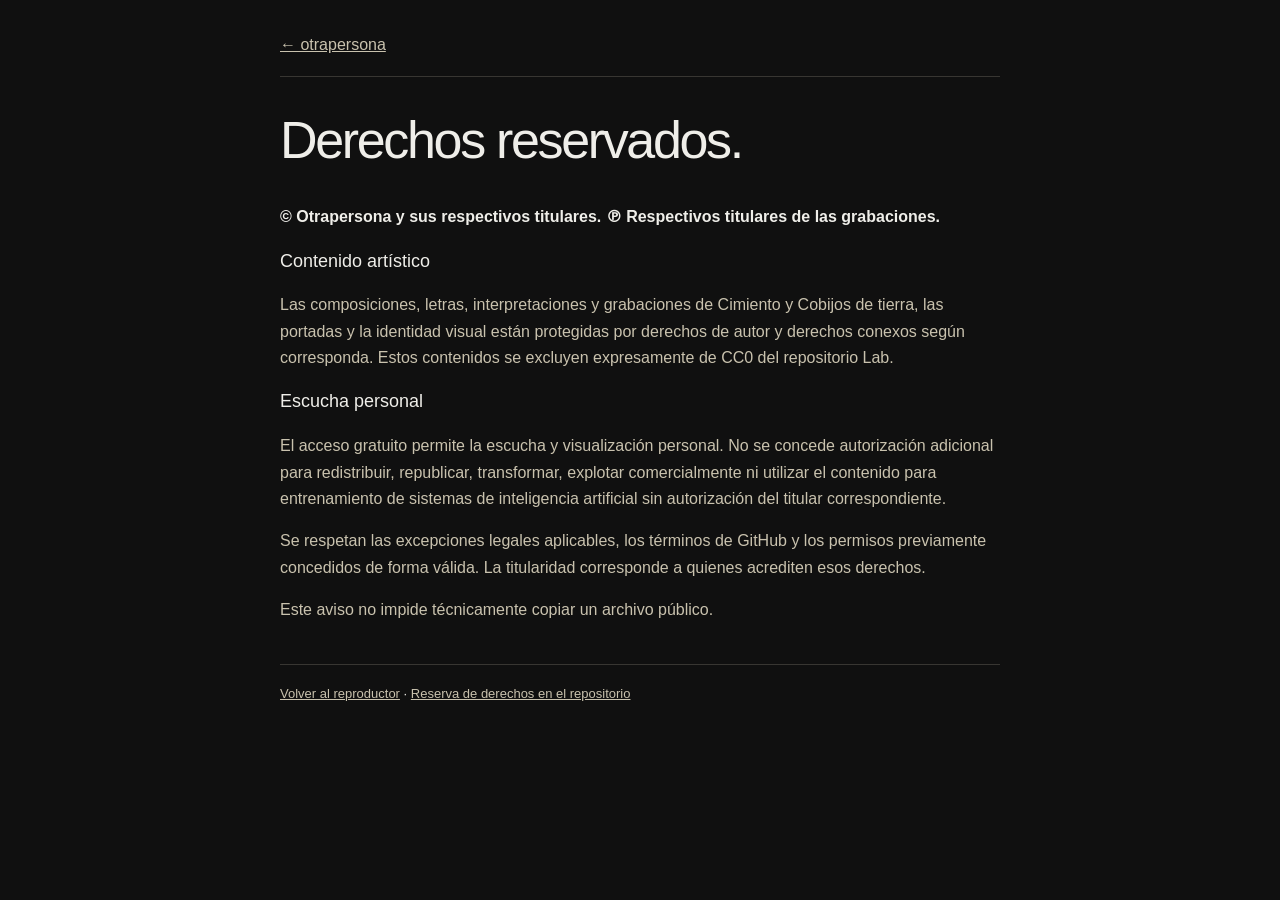
<file: experiments/otrapersona/derechos.html>
<!doctype html><html lang="es"><head><meta charset="utf-8"><meta name="viewport" content="width=device-width,initial-scale=1"><meta name="theme-color" content="#101010"><title>Otrapersona — Derechos</title><style>:root{color-scheme:dark;font-family:Helvetica,Arial,sans-serif;background:#101010;color:#efeee9}body{margin:0 auto;max-width:720px;padding:32px 24px;line-height:1.65}a{color:#c9c2ae}h1{font-size:clamp(32px,6vw,52px);font-weight:400;letter-spacing:-.045em;line-height:1.1}h2{font-size:18px;font-weight:500}p{color:#c9c2ae}header{border-bottom:1px solid #383632;padding-bottom:18px}footer{margin-top:40px;border-top:1px solid #383632;padding-top:18px;font-size:13px}strong{color:#efeee9}</style></head><body><header><a href="./">← otrapersona</a></header><main><h1>Derechos reservados.</h1><p><strong>© Otrapersona y sus respectivos titulares. ℗ Respectivos titulares de las grabaciones.</strong></p><h2>Contenido artístico</h2><p>Las composiciones, letras, interpretaciones y grabaciones de Cimiento y Cobijos de tierra, las portadas y la identidad visual están protegidas por derechos de autor y derechos conexos según corresponda. Estos contenidos se excluyen expresamente de CC0 del repositorio Lab.</p><h2>Escucha personal</h2><p>El acceso gratuito permite la escucha y visualización personal. No se concede autorización adicional para redistribuir, republicar, transformar, explotar comercialmente ni utilizar el contenido para entrenamiento de sistemas de inteligencia artificial sin autorización del titular correspondiente.</p><p>Se respetan las excepciones legales aplicables, los términos de GitHub y los permisos previamente concedidos de forma válida. La titularidad corresponde a quienes acrediten esos derechos.</p><p>Este aviso no impide técnicamente copiar un archivo público.</p></main><footer><a href="./">Volver al reproductor</a> · <a href="https://github.com/NGRR/Lab/blob/main/experiments/otrapersona/RIGHTS.md">Reserva de derechos en el repositorio</a></footer></body></html>
</file>
<file: experiments/album-player/styles.css>
:root {
  color-scheme: dark;
  --background: #101010;
  --surface: #171717;
  --surface-raised: #22211f;
  --text: #efeee9;
  --muted: #a19f98;
  --line: #3b3935;
  --accent: #c9c2ae;
  --focus: #e2d6b5;
  font-family: "Helvetica Neue", Helvetica, Arial, sans-serif;
  font-synthesis: none;
}
* { box-sizing: border-box; }
html { background: var(--background); }
body {
  margin: 0;
  color: var(--text);
  background: var(--background);
  line-height: 1.45;
  -webkit-font-smoothing: antialiased;
}
button, input { font: inherit; }
button { -webkit-tap-highlight-color: transparent; cursor: pointer; touch-action: manipulation; }
button:disabled { cursor: not-allowed; opacity: .36; }
button:focus-visible, input:focus-visible, a:focus-visible { outline: 2px solid var(--focus); outline-offset: 4px; }
a { color: inherit; }
.page {
  max-width: 1460px;
  min-height: 100dvh;
  padding: 28px clamp(22px, 5vw, 80px) 24px;
  margin: auto;
  display: flex;
  flex-direction: column;
}
.topbar, .footer, .track-heading { display: flex; justify-content: space-between; gap: 20px; }
.topbar { padding-bottom: 24px; border-bottom: 1px solid var(--line); align-items: center; }
.brand { font-size: 14px; font-weight: 700; text-decoration: none; letter-spacing: .12em; }
.index, .eyebrow, .section-label, .technical, .footer, .track-heading { font-size: 10px; font-weight: 600; letter-spacing: .16em; }
.index, .technical, .section-label, .footer { color: var(--muted); }
.player {
  display: grid;
  grid-template-columns: minmax(0, 1fr) minmax(0, .93fr);
  gap: clamp(32px, 6vw, 100px);
  align-items: start;
  padding: clamp(40px, 7vw, 100px) 0;
}
.art-column, .content-column { min-width: 0; }
.cover-frame {
  position: relative;
  isolation: isolate;
  aspect-ratio: 1;
  overflow: hidden;
  background: var(--surface);
}
.cover-frame img { width: 100%; height: 100%; object-fit: cover; display: block; }
.cover-play {
  position: absolute;
  z-index: 1;
  inset: 50% auto auto 50%;
  transform: translate(-50%, -50%);
  display: grid;
  place-items: center;
  width: clamp(76px, 10vw, 102px);
  aspect-ratio: 1;
  padding: 0;
  border: 1px solid rgb(239 238 233 / 30%);
  border-radius: 50%;
  background: rgb(0 0 0 / 60%);
  color: var(--text);
  box-shadow: 0 12px 36px rgb(0 0 0 / 16%);
}
.cover-play:disabled { opacity: .5; }
.cover-play .media-icon { width: 32px; height: 32px; }
.cover-play .icon-play { margin-left: 3px; }
.cover-play .icon-pause { margin-left: 0; }
.technical { margin: 14px 0 0; line-height: 1.7; }
.eyebrow { margin: 3px 0 16px; color: var(--accent); }
h1 {
  font-size: clamp(36px, 5.3vw, 76px);
  line-height: 1.04;
  letter-spacing: -.047em;
  font-weight: 500;
  margin: 0 0 14px;
  text-wrap: balance;
}
.byline { margin: 0 0 clamp(36px, 6vw, 72px); color: var(--muted); font-size: 14px; }
.section-label { display: block; margin-bottom: 9px; }
.current-track { font-size: 21px; font-weight: 400; margin: 0 0 21px; }
.timeline { margin-bottom: 14px; }
input[type="range"] {
  --progress: 0%;
  appearance: none;
  -webkit-appearance: none;
  display: block;
  width: 100%;
  height: 4px;
  margin: 0;
  border: 0;
  border-radius: 10px;
  background: linear-gradient(to right, var(--accent) 0 var(--progress), var(--line) var(--progress) 100%);
  cursor: pointer;
}
input[type="range"]::-webkit-slider-runnable-track {
  height: 4px;
  border-radius: 10px;
  background: transparent;
}
input[type="range"]::-moz-range-track {
  height: 4px;
  border: none;
  border-radius: 10px;
  background: transparent;
}
input[type="range"]::-webkit-slider-thumb {
  appearance: none;
  -webkit-appearance: none;
  width: 14px;
  height: 14px;
  margin-top: -5px;
  border: 3px solid var(--background);
  border-radius: 50%;
  background: var(--accent);
  box-shadow: 0 0 0 1px var(--accent);
}
input[type="range"]::-moz-range-thumb {
  width: 9px;
  height: 9px;
  border: 3px solid var(--background);
  border-radius: 50%;
  background: var(--accent);
  box-shadow: 0 0 0 1px var(--accent);
}
input[type="range"]:disabled { cursor: not-allowed; opacity: .45; }
.times {
  display: flex;
  justify-content: space-between;
  margin-top: 13px;
  color: var(--muted);
  font-size: 12px;
  font-variant-numeric: tabular-nums;
}
.transport {
  display: flex;
  justify-content: center;
  align-items: center;
  gap: clamp(20px, 4vw, 32px);
  padding: 12px 0;
}
.transport button {
  display: grid;
  place-items: center;
  padding: 0;
  border: 1px solid transparent;
  border-radius: 50%;
}
.media-icon { width: 22px; height: 22px; display: block; fill: currentColor; flex: none; }
.icon-pause { display: none; }
.transport-primary.is-playing .icon-play, .cover-play.is-playing .icon-play { display: none; }
.transport-primary.is-playing .icon-pause, .cover-play.is-playing .icon-pause { display: block; }
.transport-secondary {
  width: 52px;
  height: 52px;
  color: var(--accent);
  background: var(--surface-raised);
}
.transport-secondary .media-icon { width: 21px; height: 21px; }
.transport-primary {
  width: 68px;
  height: 68px;
  color: var(--background);
  background: var(--accent);
  border-color: var(--accent) !important;
}
.transport-primary .media-icon { width: 25px; height: 25px; }
.transport-primary .icon-play { margin-left: 3px; }
.hint { font-size: 11px; color: var(--muted); margin: 13px 0 8px; max-width: 490px; }
.status { font-size: 12px; min-height: 18px; color: var(--accent); margin: 14px 0 0; }
.track-section { margin-top: clamp(40px, 6vw, 70px); }
.track-heading { padding: 0 0 15px; border-bottom: 1px solid var(--line); }
.tracks { padding: 0; margin: 0; list-style: none; }
.track-row {
  width: 100%;
  min-height: 60px;
  background: transparent;
  border: 0;
  border-bottom: 1px solid var(--line);
  border-radius: 0;
  color: var(--muted);
  display: grid;
  grid-template-columns: 36px minmax(0, 1fr) 22px;
  text-align: left;
  align-items: center;
  gap: 10px;
  padding: 15px 12px;
}
.track-row.active {
  color: var(--text);
  background: var(--surface);
  box-shadow: inset 2px 0 var(--accent);
}
.track-row.active .track-number, .track-row.active .track-arrow { color: var(--accent); }
.track-number { font-size: 11px; font-variant-numeric: tabular-nums; }
.track-title { font-size: 14px; }
.track-arrow { text-align: right; font-size: 13px; }
.track-row:disabled { opacity: .5; }
.footer { border-top: 1px solid var(--line); margin-top: auto; padding-top: 17px; font-size: 9px; flex-wrap: wrap; }
.visually-hidden {
  clip: rect(0 0 0 0);
  clip-path: inset(50%);
  height: 1px;
  overflow: hidden;
  position: absolute;
  white-space: nowrap;
  width: 1px;
}
@media (hover: hover) and (prefers-reduced-motion: no-preference) {
  .cover-play:not(:disabled):hover { transform: translate(-50%, -50%) scale(1.08); background: rgb(0 0 0 / 74%); border-color: rgb(239 238 233 / 60%); }
  .transport-primary:not(:disabled):hover { background: var(--text); border-color: var(--text) !important; transform: translateY(-2px); }
  .transport-secondary:not(:disabled):hover { background: #33312d; color: var(--text); transform: translateY(-2px); }
  .track-row:not(:disabled):hover { color: var(--text); background: var(--surface-raised); }
}
@media (prefers-reduced-motion: no-preference) {
  .cover-play, .transport button, .track-row {
    transition: background-color .22s ease, color .22s ease, border-color .22s ease, opacity .22s ease, transform .22s cubic-bezier(.2,.8,.2,1);
  }
}
@media (max-width: 820px) {
  .page { padding: 17px 22px 24px; }
  .player { display: block; padding: 26px 0 42px; }
  .cover-frame { max-width: 520px; margin: auto; }
  .cover-play { width: 84px; }
  .art-column { margin-bottom: 34px; }
  .technical { font-size: 9px; }
  .byline { margin-bottom: 36px; }
  .track-section { margin-top: 36px; }
  .index { font-size: 9px; }
}
</file>
